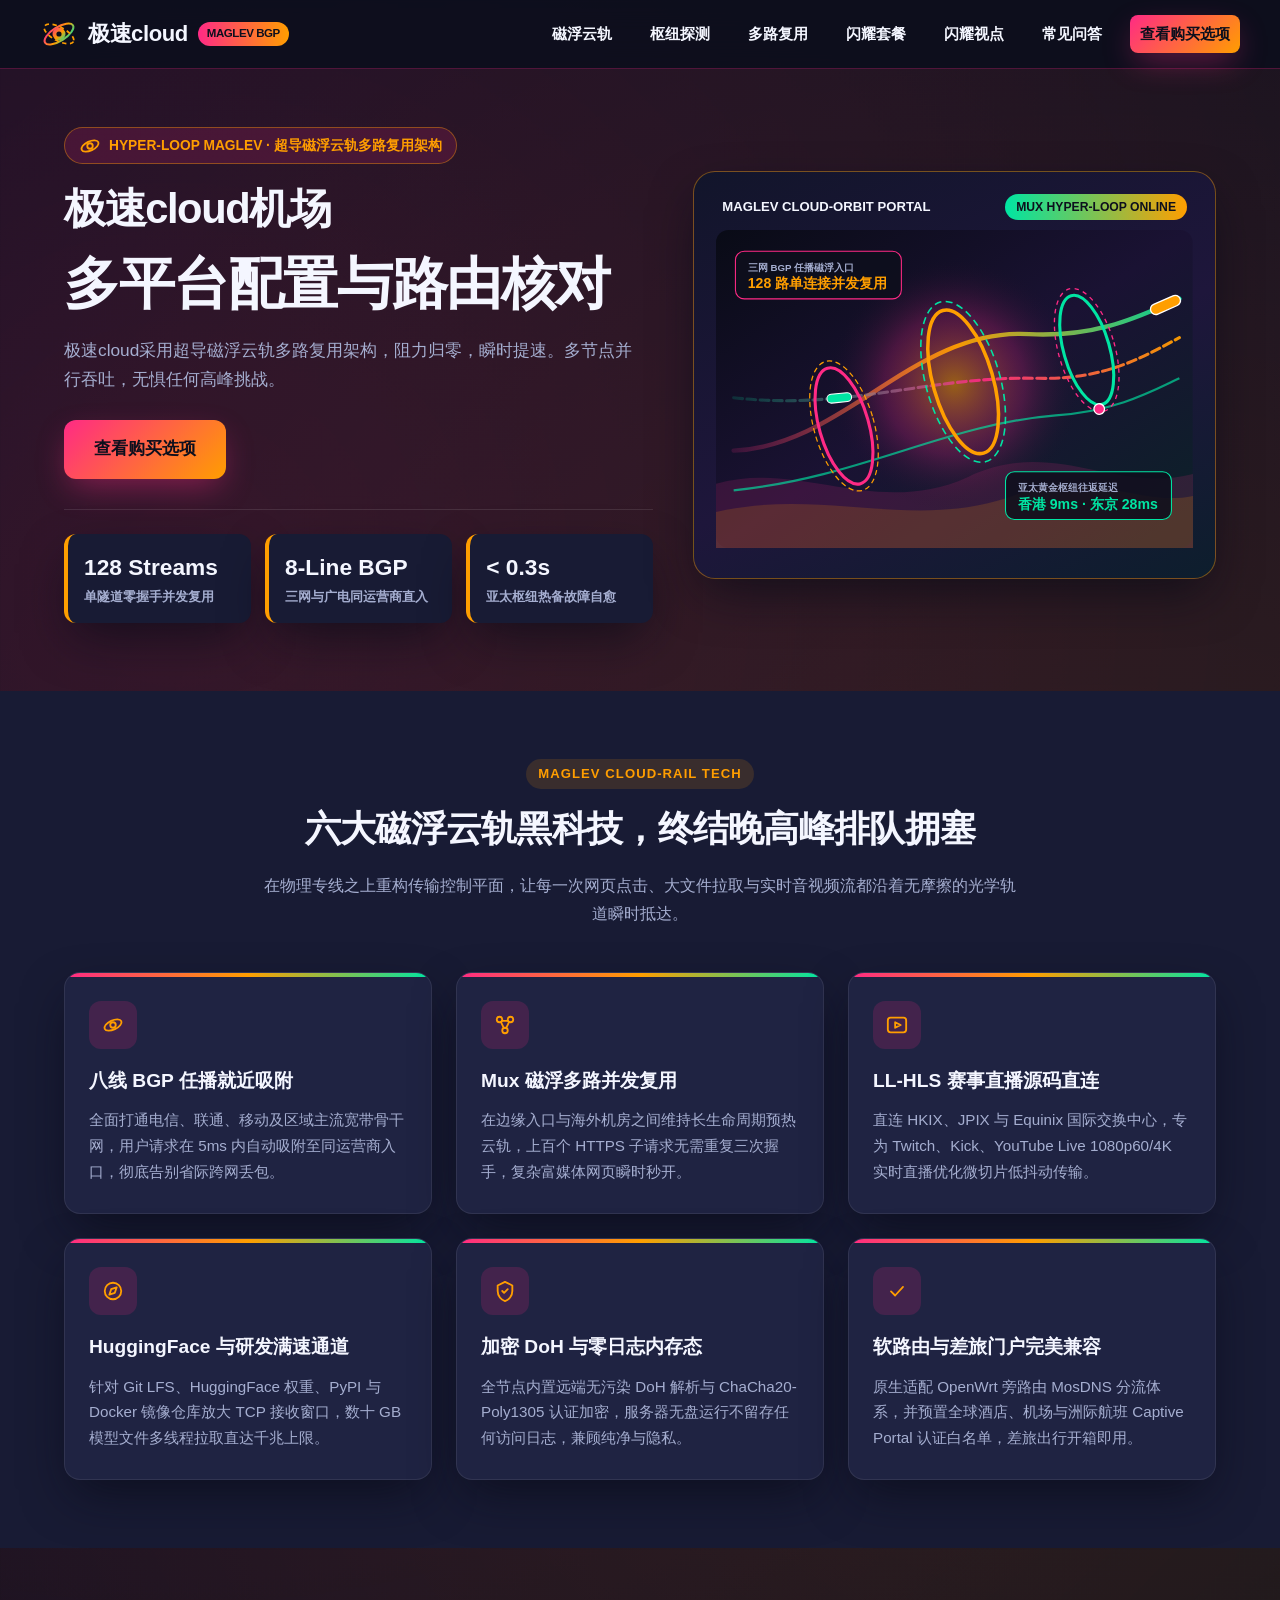
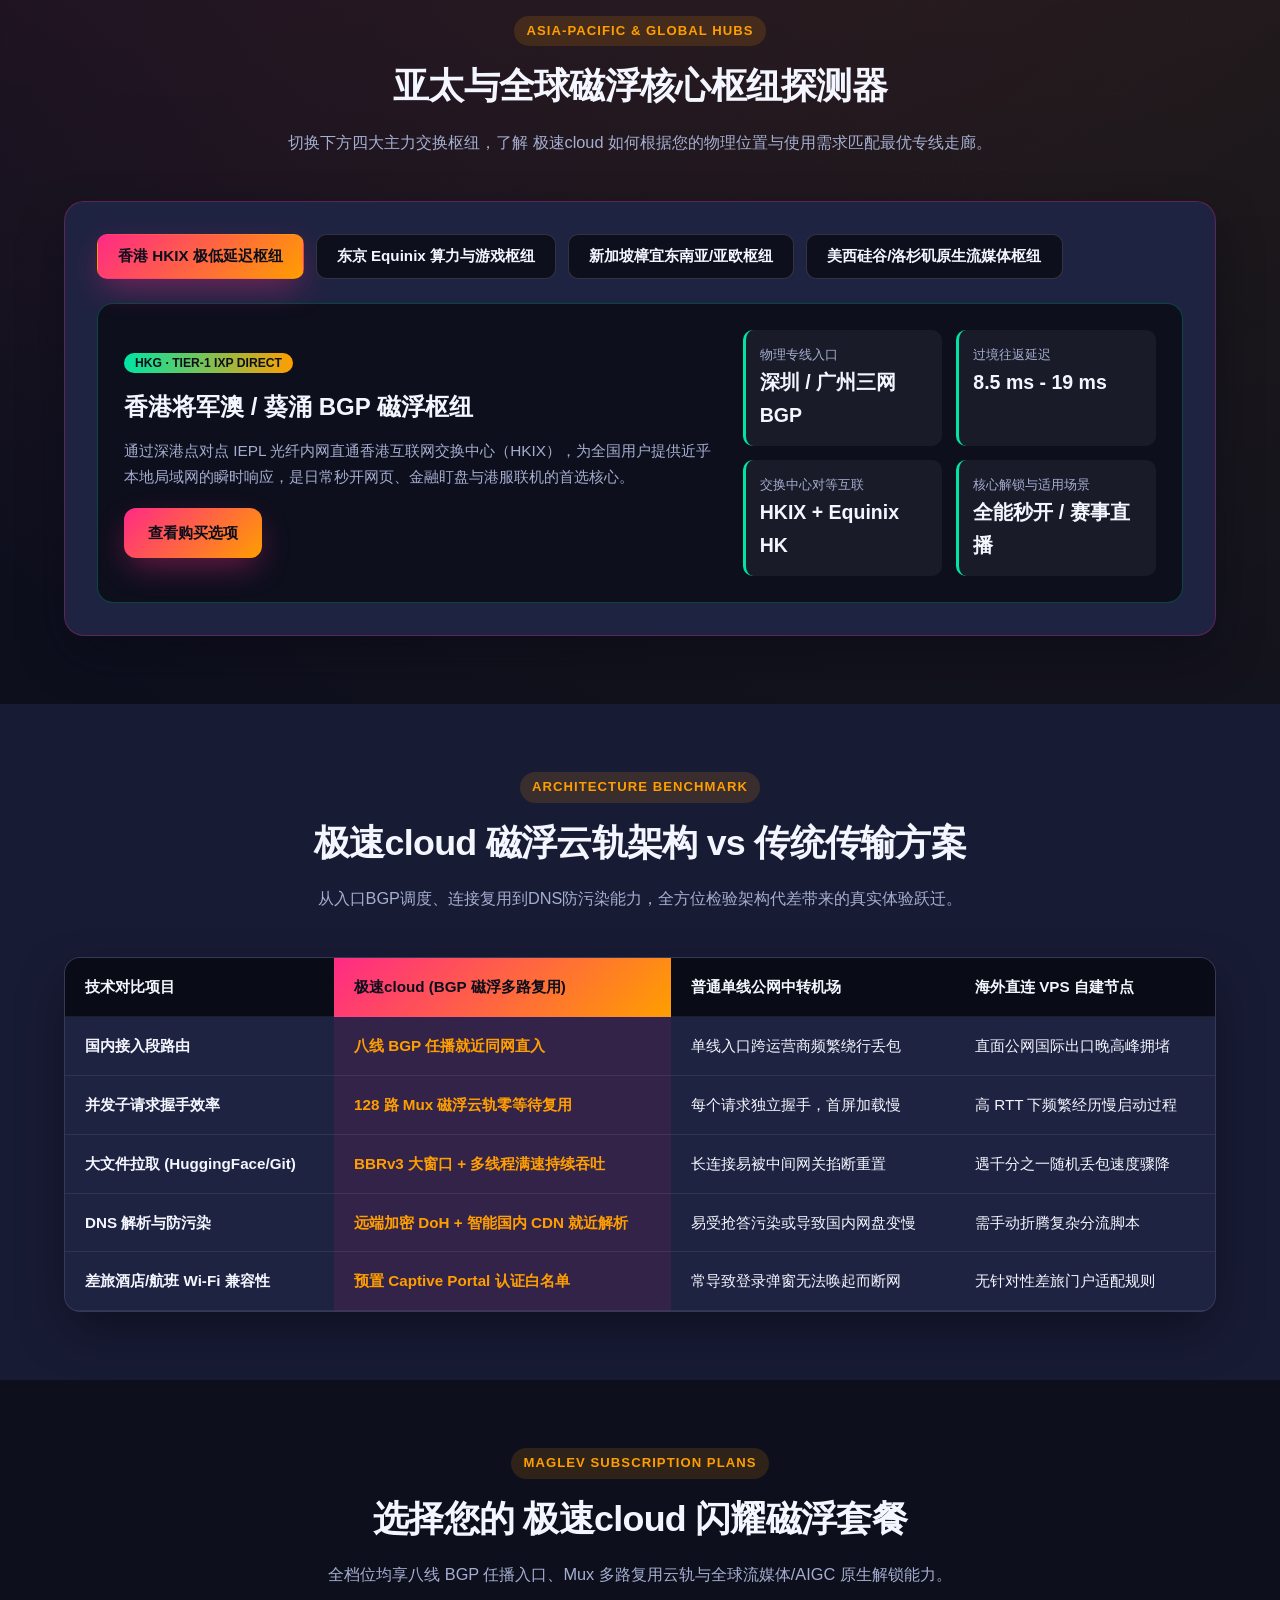
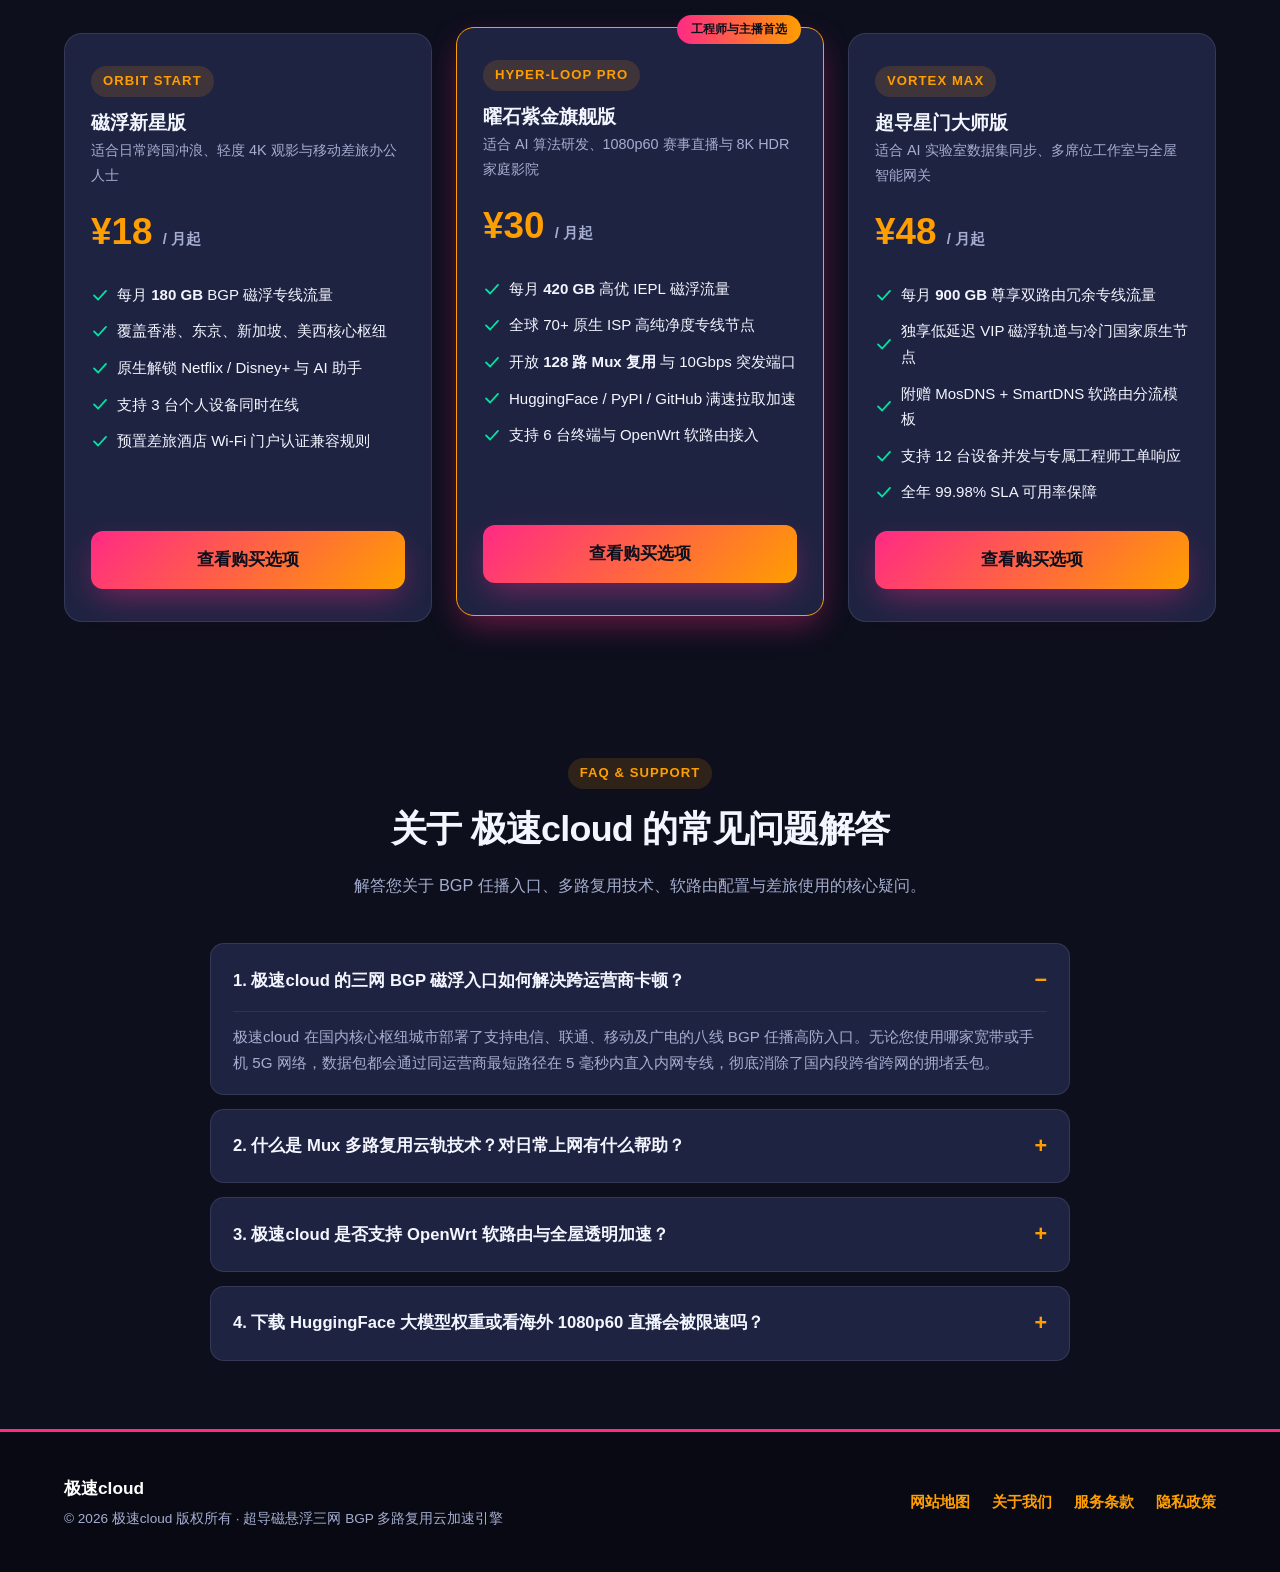
<file: index.html>
<!DOCTYPE html>
<html lang="zh-CN">
<head>
  <meta charset="UTF-8">
  <meta name="viewport" content="width=device-width, initial-scale=1">
  <title>极速cloud机场｜多平台配置与路由核对</title>
  <meta name="description" content="围绕极速cloud的多平台配置与路由核对整理实用资料。按自己的设备、使用场景与预算核对服务条件，再查看外部购买页面的具体商品和条款。">
  <link rel="canonical" href="https://jscloud.monster/">
  <meta property="og:title" content="极速cloud机场｜多平台配置与路由核对">
  <meta property="og:description" content="围绕极速cloud的多平台配置与路由核对整理实用资料。按自己的设备、使用场景与预算核对服务条件，再查看外部购买页面的具体商品和条款。">
  <meta property="og:url" content="https://jscloud.monster/">
  <meta property="og:type" content="website">
  <script type="application/ld+json">[{"@context": "https://schema.org", "@type": "FAQPage", "mainEntity": [{"@type": "Question", "name": "极速cloud的三网BGP磁浮入口如何解决跨运营商卡顿？", "acceptedAnswer": {"@type": "Answer", "text": "极速cloud在国内核心城市部署八线BGP任播入口，电信、联通、移动宽带均可通过同运营商最短路径直入内网专线，彻底消除跨网损耗。"}}, {"@type": "Question", "name": "什么是Mux多路复用云轨技术？对日常上网有什么帮助？", "acceptedAnswer": {"@type": "Answer", "text": "Mux多路复用允许上百个并发网页与API子请求共享同一条已预热的加密物理内网隧道，省去重复TCP/TLS握手耗时，显著提升网页秒开体验。"}}, {"@type": "Question", "name": "极速cloud是否支持OpenWrt软路由与全屋透明加速？", "acceptedAnswer": {"@type": "Answer", "text": "完全支持。提供标准化的通用订阅转换接口，完美兼容OpenClash、PassWall、Mihomo等主流软路由插件及桌面/移动客户端。"}}, {"@type": "Question", "name": "下载HuggingFace大模型权重或看海外1080p60直播会被限速吗？", "acceptedAnswer": {"@type": "Answer", "text": "不会。极速cloud所有套餐在流量配额内均开放无上限端口突发速率，支持多线程满速拉取大体积模型文件与原画级赛事直播。"}}]}]</script>
  <style>
:root {
  --bg-obsidian: #0D0F1D;
  --bg-plum: #181B34;
  --bg-panel: #1F2342;
  --text-light: #F4F6FF;
  --text-dim: #A5AED0;
  --coral: #FF2A85;
  --amber: #FF9E00;
  --mint: #00E5A3;
  --border-glow: rgba(255, 42, 133, 0.28);
  --shadow-maglev: 0 20px 50px -10px rgba(8, 10, 22, 0.72);
  --shadow-coral: 0 12px 32px -6px rgba(255, 42, 133, 0.42);
}
* { box-sizing: border-box; margin: 0; padding: 0; }
html { scroll-behavior: smooth; font-family: "PingFang SC", "Microsoft YaHei", -apple-system, BlinkMacSystemFont, sans-serif; background: var(--bg-obsidian); color: var(--text-light); line-height: 1.7; }
body { overflow-x: hidden; background-image: radial-gradient(circle at 14% 12%, rgba(255, 42, 133, 0.14) 0%, transparent 38%), radial-gradient(circle at 86% 24%, rgba(255, 158, 0, 0.11) 0%, transparent 40%); }
a, a:visited { color: var(--amber); text-decoration: underline; text-underline-offset: 3px; font-weight: 600; transition: color 0.2s ease, opacity 0.2s ease; }
a:hover { color: var(--mint); }
.container { max-width: 1200px; margin: 0 auto; padding: 0 24px; }

/* Header & Navigation */
.site-header { position: sticky; top: 0; z-index: 100; background: rgba(13, 15, 29, 0.92); backdrop-filter: blur(14px); border-bottom: 1px solid var(--border-glow); }
.nav-wrap { display: flex; align-items: center; justify-content: space-between; padding: 15px 0; gap: 16px; }
.brand-link, .brand-link:visited { display: inline-flex; align-items: center; gap: 10px; font-size: 1.38rem; font-weight: 900; color: var(--text-light); text-decoration: none; letter-spacing: -0.02em; }
.brand-badge { font-size: 0.72rem; background: linear-gradient(90deg, var(--coral), var(--amber)); color: #0D0F1D; padding: 2px 9px; border-radius: 99px; font-weight: 900; text-transform: uppercase; }
.main-nav { display: flex; align-items: center; flex-wrap: wrap; gap: 8px 18px; }
.main-nav a, .main-nav a:visited { color: var(--text-light); text-decoration: none; font-size: 0.95rem; font-weight: 700; padding: 6px 10px; border-radius: 8px; transition: all 0.2s; }
.main-nav a:hover { color: var(--amber); background: rgba(255, 158, 0, 0.12); }
.nav-cta, .nav-cta:visited { background: linear-gradient(135deg, var(--coral), var(--amber)); color: #0D0F1D !important; text-decoration: none !important; padding: 9px 18px; border-radius: 999px; font-size: 0.92rem; font-weight: 900; box-shadow: var(--shadow-coral); display: inline-flex; align-items: center; gap: 6px; white-space: nowrap; }
.nav-cta:hover { transform: translateY(-1px); opacity: 0.95; }

/* Buttons */
.btn-row { display: flex; flex-wrap: wrap; gap: 14px; align-items: center; margin-top: 26px; }
.btn-primary, .btn-primary:visited { display: inline-flex; align-items: center; gap: 9px; background: linear-gradient(135deg, var(--coral) 0%, var(--amber) 100%); color: #0D0F1D !important; text-decoration: none !important; padding: 15px 30px; border-radius: 12px; font-size: 1.05rem; font-weight: 900; box-shadow: var(--shadow-coral); transition: transform 0.2s, box-shadow 0.2s; border: none; cursor: pointer; }
.btn-primary:hover { transform: translateY(-2px); box-shadow: 0 16px 38px -6px rgba(255, 158, 0, 0.5); }
.btn-secondary, .btn-secondary:visited { display: inline-flex; align-items: center; gap: 8px; background: var(--bg-plum); color: var(--mint) !important; text-decoration: none !important; padding: 14px 26px; border-radius: 12px; font-size: 1.02rem; font-weight: 800; border: 2px solid var(--mint); transition: transform 0.2s, background 0.2s; }
.btn-secondary:hover { background: rgba(0, 229, 163, 0.12); transform: translateY(-2px); }

/* Hero Section */
.hero { padding: 58px 0 68px; position: relative; overflow: hidden; }
.hero-grid { display: grid; grid-template-columns: 1.06fr 0.94fr; gap: 40px; align-items: center; }
.maglev-tag { display: inline-flex; align-items: center; gap: 8px; background: rgba(255, 42, 133, 0.15); color: var(--amber); border: 1px solid rgba(255, 158, 0, 0.4); padding: 6px 14px; border-radius: 999px; font-size: 0.86rem; font-weight: 800; margin-bottom: 18px; }
.hero h1 { font-size: clamp(2.1rem, 3.8vw, 3.2rem); line-height: 1.18; font-weight: 900; color: var(--text-light); letter-spacing: -0.025em; margin-bottom: 18px; }
.hero h1 .hl { background: linear-gradient(90deg, var(--coral), var(--amber), var(--mint)); -webkit-background-clip: text; -webkit-text-fill-color: transparent; }
.hero-lead { font-size: 1.08rem; color: var(--text-dim); margin-bottom: 20px; max-width: 580px; }
.hero-metrics { display: grid; grid-template-columns: repeat(3, 1fr); gap: 14px; margin-top: 30px; padding-top: 24px; border-top: 1px solid rgba(255,255,255,0.1); }
.metric-box { background: var(--bg-plum); padding: 14px 16px; border-radius: 12px; border-left: 4px solid var(--amber); box-shadow: var(--shadow-maglev); }
.metric-val { font-size: 1.42rem; font-weight: 900; color: var(--text-light); }
.metric-lbl { font-size: 0.83rem; color: var(--text-dim); font-weight: 600; }

/* Animated SVG Stage */
.maglev-stage { background: linear-gradient(155deg, #12152B 0%, #1E163B 55%, #0D1E2D 100%); border-radius: 22px; padding: 22px; box-shadow: var(--shadow-maglev); border: 1.5px solid rgba(255, 158, 0, 0.42); position: relative; overflow: hidden; }
.maglev-stage-header { display: flex; justify-content: space-between; align-items: center; color: var(--text-light); font-size: 0.82rem; font-weight: 800; margin-bottom: 10px; padding: 0 6px; }
.orbit-pill { background: linear-gradient(90deg, var(--mint), var(--amber)); color: #0D0F1D; padding: 3px 11px; border-radius: 99px; font-weight: 900; font-size: 0.76rem; }
@keyframes portalPulse { 0%, 100% { transform: scale(0.97); opacity: 0.82; } 50% { transform: scale(1.04); opacity: 1; } }
.portal-ring { animation: portalPulse 2.8s ease-in-out infinite; transform-origin: center; }

/* Sections */
.section { padding: 68px 0; }
.section-alt { background: var(--bg-plum); }
.sec-head { text-align: center; max-width: 760px; margin: 0 auto 44px; }
.sec-tag { display: inline-block; font-size: 0.82rem; font-weight: 800; text-transform: uppercase; letter-spacing: 0.08em; color: var(--amber); background: rgba(255, 158, 0, 0.14); padding: 4px 12px; border-radius: 99px; margin-bottom: 10px; }
.sec-head h2 { font-size: clamp(1.7rem, 2.8vw, 2.35rem); font-weight: 900; margin-bottom: 12px; letter-spacing: -0.02em; color: var(--text-light); }
.sec-head p { color: var(--text-dim); font-size: 1.02rem; }

/* Feature Grid */
.feat-grid { display: grid; grid-template-columns: repeat(3, 1fr); gap: 24px; }
.feat-card { background: var(--bg-panel); border-radius: 16px; padding: 28px 24px; border: 1px solid rgba(255,255,255,0.08); box-shadow: var(--shadow-maglev); transition: transform 0.2s, border-color 0.2s; position: relative; overflow: hidden; }
.feat-card::before { content: ""; position: absolute; top: 0; left: 0; width: 100%; height: 4px; background: linear-gradient(90deg, var(--coral), var(--amber), var(--mint)); }
.feat-card:hover { transform: translateY(-4px); border-color: var(--amber); }
.feat-icon { width: 48px; height: 48px; border-radius: 12px; background: rgba(255, 42, 133, 0.16); color: var(--amber); display: flex; align-items: center; justify-content: center; margin-bottom: 16px; }
.feat-card h3 { font-size: 1.2rem; font-weight: 800; margin-bottom: 10px; color: var(--text-light); }
.feat-card p { color: var(--text-dim); font-size: 0.95rem; }

/* Interactive Maglev Hub Selector */
.hub-panel { background: var(--bg-panel); border-radius: 20px; padding: 32px; border: 1.5px solid var(--border-glow); box-shadow: var(--shadow-maglev); }
.hub-tabs { display: flex; flex-wrap: wrap; gap: 12px; margin-bottom: 24px; }
.hub-tab { padding: 11px 20px; border-radius: 10px; border: 1px solid rgba(255,255,255,0.15); background: var(--bg-obsidian); font-weight: 800; font-size: 0.95rem; cursor: pointer; color: var(--text-light); transition: all 0.2s; }
.hub-tab.active { background: linear-gradient(135deg, var(--coral), var(--amber)); color: #0D0F1D; border-color: transparent; box-shadow: var(--shadow-coral); }
.hub-body { display: grid; grid-template-columns: 1.18fr 0.82fr; gap: 24px; align-items: center; background: var(--bg-obsidian); padding: 26px; border-radius: 16px; border: 1px solid rgba(0, 229, 163, 0.25); }
.hub-stats { display: grid; grid-template-columns: repeat(2, 1fr); gap: 14px; }
.hub-stat-box { background: rgba(255,255,255,0.05); padding: 14px; border-radius: 10px; border-left: 3px solid var(--mint); }
.hub-stat-box span { display: block; font-size: 0.8rem; color: var(--text-dim); }
.hub-stat-box strong { font-size: 1.22rem; color: var(--text-light); }

/* Comparison Table */
.table-wrap { overflow-x: auto; background: var(--bg-panel); border-radius: 16px; border: 1px solid rgba(255,255,255,0.1); box-shadow: var(--shadow-maglev); }
.comp-table { width: 100%; border-collapse: collapse; min-width: 640px; }
.comp-table th, .comp-table td { padding: 16px 20px; text-align: left; border-bottom: 1px solid rgba(255,255,255,0.08); font-size: 0.95rem; color: var(--text-light); }
.comp-table th { background: #090B16; color: var(--text-light); font-weight: 800; }
.comp-table th.hl-col { background: linear-gradient(135deg, var(--coral), var(--amber)); color: #0D0F1D; }
.comp-table td.hl-col { background: rgba(255, 42, 133, 0.09); font-weight: 700; color: var(--amber); }

/* Pricing Grid */
.price-grid { display: grid; grid-template-columns: repeat(3, 1fr); gap: 24px; align-items: stretch; }
.price-card { background: var(--bg-panel); color: var(--text-light); border-radius: 18px; padding: 32px 26px; border: 1.5px solid rgba(255,255,255,0.1); display: flex; flex-direction: column; justify-content: space-between; position: relative; }
.price-card.pop { border-color: var(--amber); box-shadow: var(--shadow-coral); transform: translateY(-6px); }
.pop-badge { position: absolute; top: -13px; right: 22px; background: linear-gradient(90deg, var(--coral), var(--amber)); color: #0D0F1D; font-size: 0.78rem; font-weight: 900; padding: 4px 14px; border-radius: 99px; }
.price-num { font-size: 2.3rem; font-weight: 900; color: var(--amber); margin: 14px 0; }
.price-num small { font-size: 0.92rem; color: var(--text-dim); font-weight: 600; }
.price-list { list-style: none; margin: 18px 0 26px; display: flex; flex-direction: column; gap: 11px; }
.price-list li { display: flex; align-items: center; gap: 8px; font-size: 0.94rem; color: var(--text-light); }
.price-list li svg { color: var(--mint); flex-shrink: 0; }

/* Articles Preview & Hub */
.art-grid { display: grid; grid-template-columns: repeat(3, 1fr); gap: 22px; }
.art-card { background: var(--bg-panel); border-radius: 15px; padding: 24px; border: 1px solid rgba(255,255,255,0.09); display: flex; flex-direction: column; justify-content: space-between; transition: transform 0.2s, border-color 0.2s; }
.art-card:hover { transform: translateY(-4px); border-color: var(--amber); }
.art-meta { font-size: 0.8rem; font-weight: 700; color: var(--mint); margin-bottom: 8px; display: flex; justify-content: space-between; }
.art-card h3 { font-size: 1.12rem; font-weight: 800; margin-bottom: 10px; line-height: 1.42; }
.art-card h3 a, .art-card h3 a:visited { color: var(--text-light); text-decoration: none; }
.art-card h3 a:hover { color: var(--amber); }
.art-card p { font-size: 0.91rem; color: var(--text-dim); margin-bottom: 16px; }

/* FAQ Accordion */
.faq-list { max-width: 860px; margin: 0 auto; display: flex; flex-direction: column; gap: 14px; }
.faq-item { background: var(--bg-panel); border: 1px solid rgba(255,255,255,0.1); border-radius: 14px; padding: 18px 22px; }
.faq-item summary { font-weight: 800; font-size: 1.04rem; cursor: pointer; list-style: none; display: flex; justify-content: space-between; align-items: center; color: var(--text-light); }
.faq-item summary::after { content: "+"; font-size: 1.35rem; color: var(--amber); font-weight: 900; }
.faq-item[open] summary::after { content: "−"; }
.faq-item p { margin-top: 12px; color: var(--text-dim); font-size: 0.95rem; border-top: 1px solid rgba(255,255,255,0.08); padding-top: 12px; }

/* Article Detail Layout */
.article-shell { max-width: 860px; margin: 44px auto 70px; background: var(--bg-panel); border-radius: 20px; padding: 44px; border: 1px solid rgba(255,255,255,0.12); box-shadow: var(--shadow-maglev); }
.breadcrumb { font-size: 0.88rem; color: var(--text-dim); margin-bottom: 18px; }
.article-wrap h1 { font-size: clamp(1.65rem, 2.8vw, 2.25rem); font-weight: 900; line-height: 1.3; margin-bottom: 18px; color: var(--text-light); }
.art-byline { display: flex; flex-wrap: wrap; gap: 16px; font-size: 0.86rem; color: var(--text-dim); padding-bottom: 20px; margin-bottom: 26px; border-bottom: 1px solid rgba(255,255,255,0.12); }
.art-content h2 { font-size: 1.36rem; font-weight: 800; color: var(--amber); margin: 28px 0 12px; padding-left: 12px; border-left: 4px solid var(--coral); }
.art-content h3 { font-size: 1.14rem; font-weight: 800; color: var(--mint); margin: 20px 0 10px; }
.art-content p { margin-bottom: 16px; font-size: 1.01rem; color: var(--text-light); line-height: 1.82; }
.cta-banner { background: linear-gradient(135deg, #12152B 0%, #2B1235 100%); color: #fff; border-radius: 16px; padding: 28px; margin: 34px 0 0; border: 1.5px solid var(--amber); display: flex; flex-wrap: wrap; justify-content: space-between; align-items: center; gap: 18px; }

/* Footer */
.site-footer { background: #080913; color: var(--text-dim); padding: 42px 0; border-top: 3px solid var(--coral); }
.footer-inner { display: flex; flex-wrap: wrap; justify-content: space-between; align-items: center; gap: 20px; }
.footer-links { display: flex; flex-wrap: wrap; gap: 22px; }
.footer-links a, .footer-links a:visited { color: var(--amber); text-decoration: none; font-weight: 700; font-size: 0.95rem; }
.footer-links a:hover { color: var(--mint); text-decoration: underline; }

/* Responsive - Rule 7: Mobile navigation MUST remain visible */
@media (max-width: 920px) {
  .hero-grid, .feat-grid, .price-grid, .art-grid, .hub-body { grid-template-columns: 1fr; }
  .price-card.pop { transform: none; }
}
@media (max-width: 768px) {
  .nav-wrap { flex-direction: column; align-items: flex-start; gap: 10px; }
  .main-nav { width: 100%; display: flex !important; flex-wrap: wrap; gap: 6px 10px; padding-top: 6px; border-top: 1px solid rgba(255,255,255,0.1); }
  .main-nav a { font-size: 0.88rem; padding: 5px 8px; }
  .hero { padding: 34px 0 46px; }
  .hero-metrics { grid-template-columns: 1fr; }
  .article-shell { padding: 24px 18px; margin: 22px auto 46px; }
}
</style>
  <link rel="stylesheet" href="style.css">
  
  

<meta property="og:site_name" content="极速cloud">
<meta name="twitter:title" content="极速cloud机场｜多平台配置与路由核对">
<meta name="twitter:description" content="围绕极速cloud的多平台配置与路由核对整理实用资料。按自己的设备、使用场景与预算核对服务条件，再查看外部购买页面的具体商品和条款。">
<script id="landing-maintenance-schema" type="application/ld+json">{"@context": "https://schema.org", "@type": "WebSite", "name": "极速cloud机场｜多平台配置与路由核对", "url": "https://jscloud.monster/", "inLanguage": "zh-CN"}</script>
<link rel="stylesheet" href="landing-maintenance.css">
</head>
<body>
  <header class="site-header">
  <div class="container nav-wrap">
    <a href="index.html" class="brand-link" aria-label="极速cloud首页">
      <svg class="brand-logo" viewBox="0 0 44 44" width="38" height="38" fill="none" xmlns="http://www.w3.org/2000/svg" aria-hidden="true">
  <defs>
    <linearGradient id="maglevGrad" x1="0%" y1="0%" x2="100%" y2="100%">
      <stop offset="0%" stop-color="#FF2A85"/>
      <stop offset="55%" stop-color="#FF9E00"/>
      <stop offset="100%" stop-color="#00E5A3"/>
    </linearGradient>
  </defs>
  <ellipse cx="22" cy="22" rx="19" ry="8" transform="rotate(-32 22 22)" stroke="url(#maglevGrad)" stroke-width="2.4"/>
  <ellipse cx="22" cy="22" rx="19" ry="8" transform="rotate(28 22 22)" stroke="#FF9E00" stroke-width="2" stroke-dasharray="5 4"/>
  <circle cx="22" cy="22" r="7.5" fill="url(#maglevGrad)"/>
  <circle cx="22" cy="22" r="3" fill="#0D0F1D"/>
</svg>
      <span>极速cloud</span>
      <span class="brand-badge">MAGLEV BGP</span>
    </a>
    <nav class="main-nav" aria-label="主导航">
      <a href="index.html#features">磁浮云轨</a>
      <a href="index.html#hub-selector">枢纽探测</a>
      <a href="index.html#comparison">多路复用</a>
      <a href="index.html#pricing">闪耀套餐</a>
      <a href="flash-perspective.html">闪耀视点</a>
      <a href="index.html#faq">常见问答</a>
      <a href="https://ww012.twilightaff.com/#/?code=A56DH1Af" target="_blank" class="nav-cta" rel="nofollow noopener sponsored">查看购买选项</a>
    </nav>
  </div>
</header>
  <main>
    <!-- Hero Section (Strictly NO Node Speed Test table! Pure Maglev Cloud-Orbit Animated SVG) -->
    <section class="hero">
      <div class="container hero-grid">
        <div>
          <div class="maglev-tag"><svg class="ico" viewBox="0 0 24 24" width="22" height="22" fill="none" stroke="currentColor" stroke-width="2" stroke-linecap="round" stroke-linejoin="round"><ellipse cx="12" cy="12" rx="10" ry="5" transform="rotate(-25 12 12)"/><circle cx="12" cy="12" r="3"/></svg> <span>HYPER-LOOP MAGLEV · 超导磁浮云轨多路复用架构</span></div>
          <h1 data-landing-title="true"><span class="landing-brand">极速cloud机场</span><span class="landing-focus">多平台配置与路由核对</span></h1>
          <p class="hero-lead">极速cloud采用超导磁浮云轨多路复用架构，阻力归零，瞬时提速。多节点并行吞吐，无惧任何高峰挑战。</p>
          <div class="btn-row">
            <a href="https://ww012.twilightaff.com/#/?code=A56DH1Af" target="_blank" class="btn-primary" rel="nofollow noopener sponsored">查看购买选项</a>
            
          </div>
          <div class="hero-metrics">
            <div class="metric-box">
              <div class="metric-val">128 Streams</div>
              <div class="metric-lbl">单隧道零握手并发复用</div>
            </div>
            <div class="metric-box">
              <div class="metric-val">8-Line BGP</div>
              <div class="metric-lbl">三网与广电同运营商直入</div>
            </div>
            <div class="metric-box">
              <div class="metric-val">&lt; 0.3s</div>
              <div class="metric-lbl">亚太枢纽热备故障自愈</div>
            </div>
          </div>
        </div>
        <div>
          <div class="maglev-stage" role="img" aria-label="极速cloud超导磁悬浮云轨星门与光流胶囊动态传输演示">
  <div class="maglev-stage-header">
    <span>MAGLEV CLOUD-ORBIT PORTAL</span>
    <span class="orbit-pill">MUX HYPER-LOOP ONLINE</span>
  </div>
  <svg viewBox="0 0 540 360" width="100%" height="auto" xmlns="http://www.w3.org/2000/svg">
    <defs>
      <linearGradient id="obsBg" x1="0%" y1="0%" x2="100%" y2="100%">
        <stop offset="0%" stop-color="#090B16"/>
        <stop offset="50%" stop-color="#1A1233"/>
        <stop offset="100%" stop-color="#0B2228"/>
      </linearGradient>
      <linearGradient id="railGrad1" x1="0%" y1="50%" x2="100%" y2="50%">
        <stop offset="0%" stop-color="#FF2A85" stop-opacity="0.15"/>
        <stop offset="50%" stop-color="#FF9E00" stop-opacity="0.95"/>
        <stop offset="100%" stop-color="#00E5A3" stop-opacity="0.9"/>
      </linearGradient>
      <linearGradient id="railGrad2" x1="0%" y1="50%" x2="100%" y2="50%">
        <stop offset="0%" stop-color="#00E5A3" stop-opacity="0.15"/>
        <stop offset="55%" stop-color="#FF2A85" stop-opacity="0.9"/>
        <stop offset="100%" stop-color="#FF9E00" stop-opacity="0.95"/>
      </linearGradient>
      <radialGradient id="vortexCore" cx="50%" cy="50%" r="50%">
        <stop offset="0%" stop-color="#FF9E00" stop-opacity="0.55"/>
        <stop offset="55%" stop-color="#FF2A85" stop-opacity="0.22"/>
        <stop offset="100%" stop-color="#0D0F1D" stop-opacity="0"/>
      </radialGradient>
    </defs>

    <rect width="540" height="360" rx="14" fill="url(#obsBg)"/>

    <!-- Swirling Dark-Violet and Gold Clouds -->
    <path d="M-20 295 C80 250, 175 330, 285 280 C390 230, 460 310, 560 270 L560 370 L-20 370 Z" fill="rgba(255,42,133,0.14)"/>
    <path d="M-20 325 C110 285, 220 345, 340 300 C430 265, 490 325, 560 295 L560 370 L-20 370 Z" fill="rgba(255,158,0,0.16)"/>
    <circle cx="270" cy="175" r="145" fill="url(#vortexCore)"/>

    <!-- Curved Maglev Optical Rails -->
    <path id="magRailA" d="M 20 250 C 145 245, 225 110, 355 118 C 435 122, 485 95, 525 78" fill="none" stroke="url(#railGrad1)" stroke-width="5" stroke-linecap="round"/>
    <path id="magRailB" d="M 20 190 C 150 205, 240 165, 365 168 C 445 170, 490 140, 525 122" fill="none" stroke="url(#railGrad2)" stroke-width="3.5" stroke-dasharray="10 5" stroke-linecap="round"/>
    <path id="magRailC" d="M 20 295 C 165 280, 260 220, 385 210 C 455 205, 495 182, 525 168" fill="none" stroke="#00E5A3" stroke-width="2.5" opacity="0.65"/>

    <!-- Three Luminous Magnetic-Levitation Portal Rings -->
    <g class="portal-ring">
      <ellipse cx="145" cy="222" rx="28" ry="68" transform="rotate(-16 145 222)" fill="none" stroke="#FF2A85" stroke-width="3.5"/>
      <ellipse cx="145" cy="222" rx="34" ry="76" transform="rotate(-16 145 222)" fill="none" stroke="#FF9E00" stroke-width="1.4" stroke-dasharray="6 4"/>
    </g>
    <g class="portal-ring">
      <ellipse cx="280" cy="172" rx="34" ry="84" transform="rotate(-16 280 172)" fill="none" stroke="#FF9E00" stroke-width="4"/>
      <ellipse cx="280" cy="172" rx="42" ry="94" transform="rotate(-16 280 172)" fill="none" stroke="#00E5A3" stroke-width="1.8" stroke-dasharray="8 5"/>
    </g>
    <g class="portal-ring">
      <ellipse cx="420" cy="136" rx="26" ry="64" transform="rotate(-16 420 136)" fill="none" stroke="#00E5A3" stroke-width="3.5"/>
      <ellipse cx="420" cy="136" rx="32" ry="72" transform="rotate(-16 420 136)" fill="none" stroke="#FF2A85" stroke-width="1.5" stroke-dasharray="5 5"/>
    </g>

    <!-- Glowing Light-Capsules Warping Along the Maglev Cloud Rails -->
    <g>
      <rect x="-18" y="-6" width="36" height="12" rx="6" fill="#FF9E00" stroke="#FFFFFF" stroke-width="1.5">
        <animateMotion dur="2.1s" repeatCount="indefinite" rotate="auto">
          <mpath href="#magRailA"/>
        </animateMotion>
      </rect>
    </g>
    <g>
      <rect x="-14" y="-5" width="28" height="10" rx="5" fill="#00E5A3" stroke="#FFFFFF" stroke-width="1.2">
        <animateMotion dur="1.65s" repeatCount="indefinite" rotate="auto">
          <mpath href="#magRailB"/>
        </animateMotion>
      </rect>
    </g>
    <g>
      <circle r="6" fill="#FF2A85" stroke="#FFFFFF" stroke-width="1.5">
        <animateMotion dur="2.5s" repeatCount="indefinite" rotate="auto">
          <mpath href="#magRailC"/>
        </animateMotion>
      </circle>
    </g>

    <!-- Telemetry Overlays -->
    <g transform="translate(22, 24)">
      <rect width="188" height="54" rx="10" fill="rgba(13,15,29,0.86)" stroke="#FF2A85" stroke-width="1.2"/>
      <text x="14" y="22" fill="#A5AED0" font-size="11" font-weight="700">三网 BGP 任播磁浮入口</text>
      <text x="14" y="42" fill="#FF9E00" font-size="16" font-weight="900">128 路单连接并发复用</text>
    </g>
    <g transform="translate(328, 274)">
      <rect width="188" height="54" rx="10" fill="rgba(13,15,29,0.86)" stroke="#00E5A3" stroke-width="1.2"/>
      <text x="14" y="22" fill="#A5AED0" font-size="11" font-weight="700">亚太黄金枢纽往返延迟</text>
      <text x="14" y="42" fill="#00E5A3" font-size="16" font-weight="900">香港 9ms · 东京 28ms</text>
    </g>
  </svg>
</div>
        </div>
      </div>
    </section>

    <!-- Core Architecture Features -->
    <section id="features" class="section section-alt">
      <div class="container">
        <div class="sec-head">
          <span class="sec-tag">MAGLEV CLOUD-RAIL TECH</span>
          <h2>六大磁浮云轨黑科技，终结晚高峰排队拥塞</h2>
          <p>在物理专线之上重构传输控制平面，让每一次网页点击、大文件拉取与实时音视频流都沿着无摩擦的光学轨道瞬时抵达。</p>
        </div>
        <div class="feat-grid">
          <div class="feat-card">
            <div class="feat-icon"><svg class="ico" viewBox="0 0 24 24" width="22" height="22" fill="none" stroke="currentColor" stroke-width="2" stroke-linecap="round" stroke-linejoin="round"><ellipse cx="12" cy="12" rx="10" ry="5" transform="rotate(-25 12 12)"/><circle cx="12" cy="12" r="3"/></svg></div>
            <h3>八线 BGP 任播就近吸附</h3>
            <p>全面打通电信、联通、移动及区域主流宽带骨干网，用户请求在 5ms 内自动吸附至同运营商入口，彻底告别省际跨网丢包。</p>
          </div>
          <div class="feat-card">
            <div class="feat-icon"><svg class="ico" viewBox="0 0 24 24" width="22" height="22" fill="none" stroke="currentColor" stroke-width="2" stroke-linecap="round" stroke-linejoin="round"><circle cx="6" cy="6" r="3"/><circle cx="18" cy="6" r="3"/><circle cx="12" cy="18" r="3"/><line x1="8.7" y1="7.5" x2="15.3" y2="7.5"/><line x1="7.5" y1="8.6" x2="10.8" y2="15.4"/><line x1="16.5" y1="8.6" x2="13.2" y2="15.4"/></svg></div>
            <h3>Mux 磁浮多路并发复用</h3>
            <p>在边缘入口与海外机房之间维持长生命周期预热云轨，上百个 HTTPS 子请求无需重复三次握手，复杂富媒体网页瞬时秒开。</p>
          </div>
          <div class="feat-card">
            <div class="feat-icon"><svg class="ico" viewBox="0 0 24 24" width="22" height="22" fill="none" stroke="currentColor" stroke-width="2" stroke-linecap="round" stroke-linejoin="round"><rect x="2" y="4" width="20" height="16" rx="3"/><polygon points="10 9 16 12 10 15 10 9"/></svg></div>
            <h3>LL-HLS 赛事直播源码直连</h3>
            <p>直连 HKIX、JPIX 与 Equinix 国际交换中心，专为 Twitch、Kick、YouTube Live 1080p60/4K 实时直播优化微切片低抖动传输。</p>
          </div>
          <div class="feat-card">
            <div class="feat-icon"><svg class="ico" viewBox="0 0 24 24" width="22" height="22" fill="none" stroke="currentColor" stroke-width="2" stroke-linecap="round" stroke-linejoin="round"><circle cx="12" cy="12" r="9"/><polygon points="16 8 14 14 8 16 10 10 16 8"/></svg></div>
            <h3>HuggingFace 与研发满速通道</h3>
            <p>针对 Git LFS、HuggingFace 权重、PyPI 与 Docker 镜像仓库放大 TCP 接收窗口，数十 GB 模型文件多线程拉取直达千兆上限。</p>
          </div>
          <div class="feat-card">
            <div class="feat-icon"><svg class="ico" viewBox="0 0 24 24" width="22" height="22" fill="none" stroke="currentColor" stroke-width="2" stroke-linecap="round" stroke-linejoin="round"><path d="M12 2l8 4v6c0 5.5-3.8 9.8-8 11-4.2-1.2-8-5.5-8-11V6l8-4z"/><path d="M9 12l2 2 4-4"/></svg></div>
            <h3>加密 DoH 与零日志内存态</h3>
            <p>全节点内置远端无污染 DoH 解析与 ChaCha20-Poly1305 认证加密，服务器无盘运行不留存任何访问日志，兼顾纯净与隐私。</p>
          </div>
          <div class="feat-card">
            <div class="feat-icon"><svg class="ico" viewBox="0 0 24 24" width="18" height="18" fill="none" stroke="currentColor" stroke-width="2.4" stroke-linecap="round" stroke-linejoin="round"><polyline points="4 12.5 9.5 18 20 6.5"/></svg></div>
            <h3>软路由与差旅门户完美兼容</h3>
            <p>原生适配 OpenWrt 旁路由 MosDNS 分流体系，并预置全球酒店、机场与洲际航班 Captive Portal 认证白名单，差旅出行开箱即用。</p>
          </div>
        </div>
      </div>
    </section>

    <!-- Interactive Maglev Hub Selector -->
    <section id="hub-selector" class="section">
      <div class="container">
        <div class="sec-head">
          <span class="sec-tag">ASIA-PACIFIC & GLOBAL HUBS</span>
          <h2>亚太与全球磁浮核心枢纽探测器</h2>
          <p>切换下方四大主力交换枢纽，了解 极速cloud 如何根据您的物理位置与使用需求匹配最优专线走廊。</p>
        </div>
        <div class="hub-panel">
          <div class="hub-tabs" role="tablist">
            <button type="button" class="hub-tab active" onclick="switchHub(0, this)">香港 HKIX 极低延迟枢纽</button>
            <button type="button" class="hub-tab" onclick="switchHub(1, this)">东京 Equinix 算力与游戏枢纽</button>
            <button type="button" class="hub-tab" onclick="switchHub(2, this)">新加坡樟宜东南亚/亚欧枢纽</button>
            <button type="button" class="hub-tab" onclick="switchHub(3, this)">美西硅谷/洛杉矶原生流媒体枢纽</button>
          </div>
          <div class="hub-body">
            <div>
              <span class="orbit-pill" id="hubCode">HKG · TIER-1 IXP DIRECT</span>
              <h3 id="hubName" style="font-size:1.5rem;margin:12px 0 10px;color:#F4F6FF;">香港将军澳 / 葵涌 BGP 磁浮枢纽</h3>
              <p id="hubText" style="color:#A5AED0;font-size:0.96rem;margin-bottom:18px;">
                通过深港点对点 IEPL 光纤内网直通香港互联网交换中心（HKIX），为全国用户提供近乎本地局域网的瞬时响应，是日常秒开网页、金融盯盘与港服联机的首选核心。
              </p>
              <a href="https://ww012.twilightaff.com/#/?code=A56DH1Af" target="_blank" class="btn-primary" style="padding:12px 24px;font-size:0.95rem;" rel="nofollow noopener sponsored">查看购买选项</a>
            </div>
            <div class="hub-stats">
              <div class="hub-stat-box"><span>物理专线入口</span><strong id="hubEntry">深圳 / 广州三网 BGP</strong></div>
              <div class="hub-stat-box"><span>过境往返延迟</span><strong id="hubRtt">8.5 ms - 19 ms</strong></div>
              <div class="hub-stat-box"><span>交换中心对等互联</span><strong id="hubPeer">HKIX + Equinix HK</strong></div>
              <div class="hub-stat-box"><span>核心解锁与适用场景</span><strong id="hubScene">全能秒开 / 赛事直播</strong></div>
            </div>
          </div>
        </div>
      </div>
    </section>

    <!-- Comparison Matrix -->
    <section id="comparison" class="section section-alt">
      <div class="container">
        <div class="sec-head">
          <span class="sec-tag">ARCHITECTURE BENCHMARK</span>
          <h2>极速cloud 磁浮云轨架构 vs 传统传输方案</h2>
          <p>从入口BGP调度、连接复用到DNS防污染能力，全方位检验架构代差带来的真实体验跃迁。</p>
        </div>
        <div class="table-wrap">
          <table class="comp-table">
            <thead>
              <tr>
                <th>技术对比项目</th>
                <th class="hl-col">极速cloud (BGP 磁浮多路复用)</th>
                <th>普通单线公网中转机场</th>
                <th>海外直连 VPS 自建节点</th>
              </tr>
            </thead>
            <tbody>
              <tr>
                <td><strong>国内接入段路由</strong></td>
                <td class="hl-col">八线 BGP 任播就近同网直入</td>
                <td>单线入口跨运营商频繁绕行丢包</td>
                <td>直面公网国际出口晚高峰拥堵</td>
              </tr>
              <tr>
                <td><strong>并发子请求握手效率</strong></td>
                <td class="hl-col">128 路 Mux 磁浮云轨零等待复用</td>
                <td>每个请求独立握手，首屏加载慢</td>
                <td>高 RTT 下频繁经历慢启动过程</td>
              </tr>
              <tr>
                <td><strong>大文件拉取 (HuggingFace/Git)</strong></td>
                <td class="hl-col">BBRv3 大窗口 + 多线程满速持续吞吐</td>
                <td>长连接易被中间网关掐断重置</td>
                <td>遇千分之一随机丢包速度骤降</td>
              </tr>
              <tr>
                <td><strong>DNS 解析与防污染</strong></td>
                <td class="hl-col">远端加密 DoH + 智能国内 CDN 就近解析</td>
                <td>易受抢答污染或导致国内网盘变慢</td>
                <td>需手动折腾复杂分流脚本</td>
              </tr>
              <tr>
                <td><strong>差旅酒店/航班 Wi-Fi 兼容性</strong></td>
                <td class="hl-col">预置 Captive Portal 认证白名单</td>
                <td>常导致登录弹窗无法唤起而断网</td>
                <td>无针对性差旅门户适配规则</td>
              </tr>
            </tbody>
          </table>
        </div>
      </div>
    </section>

    <!-- Pricing Plans -->
    <section id="pricing" class="section">
      <div class="container">
        <div class="sec-head">
          <span class="sec-tag">MAGLEV SUBSCRIPTION PLANS</span>
          <h2>选择您的 极速cloud 闪耀磁浮套餐</h2>
          <p>全档位均享八线 BGP 任播入口、Mux 多路复用云轨与全球流媒体/AIGC 原生解锁能力。</p>
        </div>
        <div class="price-grid">
          <div class="price-card">
            <div>
              <span class="sec-tag">ORBIT START</span>
              <h3>磁浮新星版</h3>
              <p style="color:var(--text-dim);font-size:0.9rem;">适合日常跨国冲浪、轻度 4K 观影与移动差旅办公人士</p>
              <div class="price-num">¥18 <small>/ 月起</small></div>
              <ul class="price-list">
                <li><svg class="ico" viewBox="0 0 24 24" width="18" height="18" fill="none" stroke="currentColor" stroke-width="2.4" stroke-linecap="round" stroke-linejoin="round"><polyline points="4 12.5 9.5 18 20 6.5"/></svg> <span>每月 <strong>180 GB</strong> BGP 磁浮专线流量</span></li>
                <li><svg class="ico" viewBox="0 0 24 24" width="18" height="18" fill="none" stroke="currentColor" stroke-width="2.4" stroke-linecap="round" stroke-linejoin="round"><polyline points="4 12.5 9.5 18 20 6.5"/></svg> <span>覆盖香港、东京、新加坡、美西核心枢纽</span></li>
                <li><svg class="ico" viewBox="0 0 24 24" width="18" height="18" fill="none" stroke="currentColor" stroke-width="2.4" stroke-linecap="round" stroke-linejoin="round"><polyline points="4 12.5 9.5 18 20 6.5"/></svg> <span>原生解锁 Netflix / Disney+ 与 AI 助手</span></li>
                <li><svg class="ico" viewBox="0 0 24 24" width="18" height="18" fill="none" stroke="currentColor" stroke-width="2.4" stroke-linecap="round" stroke-linejoin="round"><polyline points="4 12.5 9.5 18 20 6.5"/></svg> <span>支持 3 台个人设备同时在线</span></li>
                <li><svg class="ico" viewBox="0 0 24 24" width="18" height="18" fill="none" stroke="currentColor" stroke-width="2.4" stroke-linecap="round" stroke-linejoin="round"><polyline points="4 12.5 9.5 18 20 6.5"/></svg> <span>预置差旅酒店 Wi-Fi 门户认证兼容规则</span></li>
              </ul>
            </div>
            <a href="https://ww012.twilightaff.com/#/?code=A56DH1Af" target="_blank" class="btn-primary" style="justify-content:center;width:100%;" rel="nofollow noopener sponsored">查看购买选项</a>
          </div>

          <div class="price-card pop">
            <span class="pop-badge">工程师与主播首选</span>
            <div>
              <span class="sec-tag">HYPER-LOOP PRO</span>
              <h3>曜石紫金旗舰版</h3>
              <p style="color:var(--text-dim);font-size:0.9rem;">适合 AI 算法研发、1080p60 赛事直播与 8K HDR 家庭影院</p>
              <div class="price-num">¥30 <small>/ 月起</small></div>
              <ul class="price-list">
                <li><svg class="ico" viewBox="0 0 24 24" width="18" height="18" fill="none" stroke="currentColor" stroke-width="2.4" stroke-linecap="round" stroke-linejoin="round"><polyline points="4 12.5 9.5 18 20 6.5"/></svg> <span>每月 <strong>420 GB</strong> 高优 IEPL 磁浮流量</span></li>
                <li><svg class="ico" viewBox="0 0 24 24" width="18" height="18" fill="none" stroke="currentColor" stroke-width="2.4" stroke-linecap="round" stroke-linejoin="round"><polyline points="4 12.5 9.5 18 20 6.5"/></svg> <span>全球 70+ 原生 ISP 高纯净度专线节点</span></li>
                <li><svg class="ico" viewBox="0 0 24 24" width="18" height="18" fill="none" stroke="currentColor" stroke-width="2.4" stroke-linecap="round" stroke-linejoin="round"><polyline points="4 12.5 9.5 18 20 6.5"/></svg> <span>开放 <strong>128 路 Mux 复用</strong> 与 10Gbps 突发端口</span></li>
                <li><svg class="ico" viewBox="0 0 24 24" width="18" height="18" fill="none" stroke="currentColor" stroke-width="2.4" stroke-linecap="round" stroke-linejoin="round"><polyline points="4 12.5 9.5 18 20 6.5"/></svg> <span>HuggingFace / PyPI / GitHub 满速拉取加速</span></li>
                <li><svg class="ico" viewBox="0 0 24 24" width="18" height="18" fill="none" stroke="currentColor" stroke-width="2.4" stroke-linecap="round" stroke-linejoin="round"><polyline points="4 12.5 9.5 18 20 6.5"/></svg> <span>支持 6 台终端与 OpenWrt 软路由接入</span></li>
              </ul>
            </div>
            <a href="https://ww012.twilightaff.com/#/?code=A56DH1Af" target="_blank" class="btn-primary" style="justify-content:center;width:100%;" rel="nofollow noopener sponsored">查看购买选项</a>
          </div>

          <div class="price-card">
            <div>
              <span class="sec-tag">VORTEX MAX</span>
              <h3>超导星门大师版</h3>
              <p style="color:var(--text-dim);font-size:0.9rem;">适合 AI 实验室数据集同步、多席位工作室与全屋智能网关</p>
              <div class="price-num">¥48 <small>/ 月起</small></div>
              <ul class="price-list">
                <li><svg class="ico" viewBox="0 0 24 24" width="18" height="18" fill="none" stroke="currentColor" stroke-width="2.4" stroke-linecap="round" stroke-linejoin="round"><polyline points="4 12.5 9.5 18 20 6.5"/></svg> <span>每月 <strong>900 GB</strong> 尊享双路由冗余专线流量</span></li>
                <li><svg class="ico" viewBox="0 0 24 24" width="18" height="18" fill="none" stroke="currentColor" stroke-width="2.4" stroke-linecap="round" stroke-linejoin="round"><polyline points="4 12.5 9.5 18 20 6.5"/></svg> <span>独享低延迟 VIP 磁浮轨道与冷门国家原生节点</span></li>
                <li><svg class="ico" viewBox="0 0 24 24" width="18" height="18" fill="none" stroke="currentColor" stroke-width="2.4" stroke-linecap="round" stroke-linejoin="round"><polyline points="4 12.5 9.5 18 20 6.5"/></svg> <span>附赠 MosDNS + SmartDNS 软路由分流模板</span></li>
                <li><svg class="ico" viewBox="0 0 24 24" width="18" height="18" fill="none" stroke="currentColor" stroke-width="2.4" stroke-linecap="round" stroke-linejoin="round"><polyline points="4 12.5 9.5 18 20 6.5"/></svg> <span>支持 12 台设备并发与专属工程师工单响应</span></li>
                <li><svg class="ico" viewBox="0 0 24 24" width="18" height="18" fill="none" stroke="currentColor" stroke-width="2.4" stroke-linecap="round" stroke-linejoin="round"><polyline points="4 12.5 9.5 18 20 6.5"/></svg> <span>全年 99.98% SLA 可用率保障</span></li>
              </ul>
            </div>
            <a href="https://ww012.twilightaff.com/#/?code=A56DH1Af" target="_blank" class="btn-primary" style="justify-content:center;width:100%;" rel="nofollow noopener sponsored">查看购买选项</a>
          </div>
        </div>
      </div>
    </section>

    <!-- Latest SEO Articles Preview -->
    

    <!-- FAQ Section -->
    <section id="faq" class="section">
      <div class="container">
        <div class="sec-head">
          <span class="sec-tag">FAQ & SUPPORT</span>
          <h2>关于 极速cloud 的常见问题解答</h2>
          <p>解答您关于 BGP 任播入口、多路复用技术、软路由配置与差旅使用的核心疑问。</p>
        </div>
        <div class="faq-list">
          <details class="faq-item" open>
            <summary>1. 极速cloud 的三网 BGP 磁浮入口如何解决跨运营商卡顿？</summary>
            <p>极速cloud 在国内核心枢纽城市部署了支持电信、联通、移动及广电的八线 BGP 任播高防入口。无论您使用哪家宽带或手机 5G 网络，数据包都会通过同运营商最短路径在 5 毫秒内直入内网专线，彻底消除了国内段跨省跨网的拥堵丢包。</p>
          </details>
          <details class="faq-item">
            <summary>2. 什么是 Mux 多路复用云轨技术？对日常上网有什么帮助？</summary>
            <p>Mux（Multiplexing）多路复用技术允许您的客户端与海外专线机房之间建立一条持久预热的光学隧道，当浏览器同时发起上百个图片、脚本与 API 子请求时，无需为每个请求重复进行 TCP 与 TLS 握手，从而大幅缩短网页首屏点亮时间。</p>
          </details>
          <details class="faq-item">
            <summary>3. 极速cloud 是否支持 OpenWrt 软路由与全屋透明加速？</summary>
            <p>完全支持。我们在用户中心提供标准化的多协议云端账户信息，一键兼容 OpenClash、PassWall、Mihomo、Sing-box 等主流软路由与桌面/移动客户端，并附带完善的国内外智能分流规则。</p>
          </details>
          <details class="faq-item">
            <summary>4. 下载 HuggingFace 大模型权重或看海外 1080p60 直播会被限速吗？</summary>
            <p>不会。极速cloud 所有套餐在可用流量配额内均不设速率上限，配合全线 BBRv3 拥塞控制与大窗口调优，无论是使用 hf_transfer 多线程拉取数十 GB 模型权重，还是观看 Twitch/YouTube 源码率赛事直播均可满速运行。</p>
          </details>
        </div>
      </div>
    </section>
  </main>
  <footer class="site-footer">
  <div class="container footer-inner">
    <div>
      <strong style="color:#FFFFFF;font-size:1.08rem;">极速cloud</strong>
      <p style="font-size:0.85rem;color:#A5AED0;margin-top:4px;">© 2026 极速cloud 版权所有 · 超导磁悬浮三网 BGP 多路复用云加速引擎</p>
    </div>
    <div class="footer-links">
      <a href="sitemap.html">网站地图</a>
      <a href="about.html">关于我们</a>
      <a href="terms.html">服务条款</a>
      <a href="privacy.html">隐私政策</a>
    </div>
  </div>
</footer>

  <script>
  const HUB_DATA = [
    {
      code: "HKG · TIER-1 IXP DIRECT",
      name: "香港将军澳 / 葵涌 BGP 磁浮枢纽",
      text: "通过深港点对点 IEPL 光纤内网直通香港互联网交换中心（HKIX），为全国用户提供近乎本地局域网的瞬时响应，是日常秒开网页、金融盯盘与港服联机的首选核心。",
      entry: "深圳 / 广州三网 BGP",
      rtt: "8.5 ms - 19 ms",
      peer: "HKIX + Equinix HK",
      scene: "全能秒开 / 赛事直播"
    },
    {
      code: "TYO · TRANSPACIFIC GATEWAY",
      name: "日本东京 Equinix TY 核心枢纽",
      text: "由沪日海底光缆内网专线直达东京品川数据中心，坐拥极为充裕的国际出口带宽与低抖动路由，深受华东华北开发者、AIGC 工程师与日区流媒体玩家青睐。",
      entry: "上海 / 青岛 BGP 专线",
      rtt: "24 ms - 36 ms",
      peer: "JPIX + BBIX Tokyo",
      scene: "AI 算力 / 源码拉取"
    },
    {
      code: "SIN · EURASIA CROSSROAD",
      name: "新加坡樟宜 / 大士洲际枢纽",
      text: "连接东南亚与亚欧海底光缆的黄金十字路口，配备高信誉度原生住宅级 ASN 出口，轻松解锁全语种流媒体片库并保障跨国团队远程协作零掉线。",
      entry: "深港新内网延伸专线",
      rtt: "32 ms - 45 ms",
      peer: "SGIX + Equinix SG",
      scene: "4K/8K 影院 / 跨境办公"
    },
    {
      code: "LAX / SJC · US WEST CORE",
      name: "美西硅谷 / 洛杉矶超算与流媒体枢纽",
      text: "跨太平洋高速海缆直达北美核心交换节点，直连 OpenAI、Anthropic、HuggingFace 源站集群及北美本土流媒体 CDN，大文件单流吞吐表现卓越。",
      entry: "沪美 / 港美高速海缆",
      rtt: "118 ms - 135 ms",
      peer: "Any2West + CoreSite",
      scene: "大模型下载 / 北美原画"
    }
  ];
  function switchHub(idx, btn) {
    document.querySelectorAll('.hub-tab').forEach(b => b.classList.remove('active'));
    btn.classList.add('active');
    const d = HUB_DATA[idx];
    document.getElementById('hubCode').textContent = d.code;
    document.getElementById('hubName').textContent = d.name;
    document.getElementById('hubText').textContent = d.text;
    document.getElementById('hubEntry').textContent = d.entry;
    document.getElementById('hubRtt').textContent = d.rtt;
    document.getElementById('hubPeer').textContent = d.peer;
    document.getElementById('hubScene').textContent = d.scene;
  }
  </script>
</body>
</html>
</file>
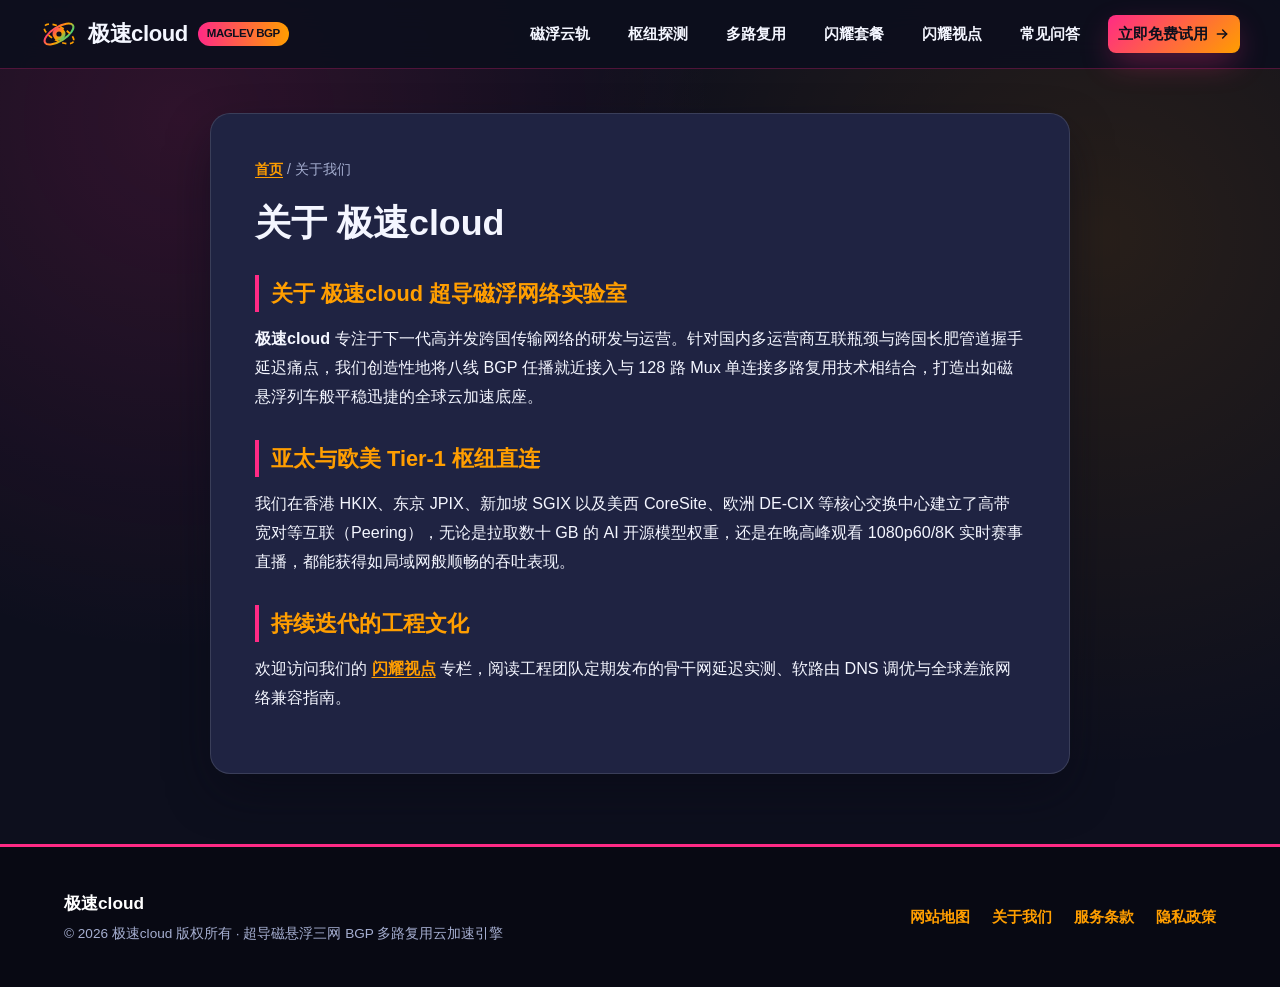
<file: about.html>
<!DOCTYPE html>
<html lang="zh-CN">
<head>
  <meta charset="UTF-8">
  <meta name="viewport" content="width=device-width, initial-scale=1">
  <title>关于我们 - 极速cloud</title>
  <meta name="description" content="极速cloud关于我们页面，了解我们的三网BGP磁浮多路复用专线架构、合规使用准则与零日志隐私保护机制。">
  <link rel="canonical" href="https://jscloud.monster/about.html">
  <meta property="og:title" content="关于我们 - 极速cloud">
  <meta property="og:description" content="极速cloud关于我们页面，了解我们的三网BGP磁浮多路复用专线架构、合规使用准则与零日志隐私保护机制。">
  <meta property="og:url" content="https://jscloud.monster/about.html">
  <meta property="og:type" content="article">
  <style>
:root {
  --bg-obsidian: #0D0F1D;
  --bg-plum: #181B34;
  --bg-panel: #1F2342;
  --text-light: #F4F6FF;
  --text-dim: #A5AED0;
  --coral: #FF2A85;
  --amber: #FF9E00;
  --mint: #00E5A3;
  --border-glow: rgba(255, 42, 133, 0.28);
  --shadow-maglev: 0 20px 50px -10px rgba(8, 10, 22, 0.72);
  --shadow-coral: 0 12px 32px -6px rgba(255, 42, 133, 0.42);
}
* { box-sizing: border-box; margin: 0; padding: 0; }
html { scroll-behavior: smooth; font-family: "PingFang SC", "Microsoft YaHei", -apple-system, BlinkMacSystemFont, sans-serif; background: var(--bg-obsidian); color: var(--text-light); line-height: 1.7; }
body { overflow-x: hidden; background-image: radial-gradient(circle at 14% 12%, rgba(255, 42, 133, 0.14) 0%, transparent 38%), radial-gradient(circle at 86% 24%, rgba(255, 158, 0, 0.11) 0%, transparent 40%); }
a, a:visited { color: var(--amber); text-decoration: underline; text-underline-offset: 3px; font-weight: 600; transition: color 0.2s ease, opacity 0.2s ease; }
a:hover { color: var(--mint); }
.container { max-width: 1200px; margin: 0 auto; padding: 0 24px; }

/* Header & Navigation */
.site-header { position: sticky; top: 0; z-index: 100; background: rgba(13, 15, 29, 0.92); backdrop-filter: blur(14px); border-bottom: 1px solid var(--border-glow); }
.nav-wrap { display: flex; align-items: center; justify-content: space-between; padding: 15px 0; gap: 16px; }
.brand-link, .brand-link:visited { display: inline-flex; align-items: center; gap: 10px; font-size: 1.38rem; font-weight: 900; color: var(--text-light); text-decoration: none; letter-spacing: -0.02em; }
.brand-badge { font-size: 0.72rem; background: linear-gradient(90deg, var(--coral), var(--amber)); color: #0D0F1D; padding: 2px 9px; border-radius: 99px; font-weight: 900; text-transform: uppercase; }
.main-nav { display: flex; align-items: center; flex-wrap: wrap; gap: 8px 18px; }
.main-nav a, .main-nav a:visited { color: var(--text-light); text-decoration: none; font-size: 0.95rem; font-weight: 700; padding: 6px 10px; border-radius: 8px; transition: all 0.2s; }
.main-nav a:hover { color: var(--amber); background: rgba(255, 158, 0, 0.12); }
.nav-cta, .nav-cta:visited { background: linear-gradient(135deg, var(--coral), var(--amber)); color: #0D0F1D !important; text-decoration: none !important; padding: 9px 18px; border-radius: 999px; font-size: 0.92rem; font-weight: 900; box-shadow: var(--shadow-coral); display: inline-flex; align-items: center; gap: 6px; white-space: nowrap; }
.nav-cta:hover { transform: translateY(-1px); opacity: 0.95; }

/* Buttons */
.btn-row { display: flex; flex-wrap: wrap; gap: 14px; align-items: center; margin-top: 26px; }
.btn-primary, .btn-primary:visited { display: inline-flex; align-items: center; gap: 9px; background: linear-gradient(135deg, var(--coral) 0%, var(--amber) 100%); color: #0D0F1D !important; text-decoration: none !important; padding: 15px 30px; border-radius: 12px; font-size: 1.05rem; font-weight: 900; box-shadow: var(--shadow-coral); transition: transform 0.2s, box-shadow 0.2s; border: none; cursor: pointer; }
.btn-primary:hover { transform: translateY(-2px); box-shadow: 0 16px 38px -6px rgba(255, 158, 0, 0.5); }
.btn-secondary, .btn-secondary:visited { display: inline-flex; align-items: center; gap: 8px; background: var(--bg-plum); color: var(--mint) !important; text-decoration: none !important; padding: 14px 26px; border-radius: 12px; font-size: 1.02rem; font-weight: 800; border: 2px solid var(--mint); transition: transform 0.2s, background 0.2s; }
.btn-secondary:hover { background: rgba(0, 229, 163, 0.12); transform: translateY(-2px); }

/* Hero Section */
.hero { padding: 58px 0 68px; position: relative; overflow: hidden; }
.hero-grid { display: grid; grid-template-columns: 1.06fr 0.94fr; gap: 40px; align-items: center; }
.maglev-tag { display: inline-flex; align-items: center; gap: 8px; background: rgba(255, 42, 133, 0.15); color: var(--amber); border: 1px solid rgba(255, 158, 0, 0.4); padding: 6px 14px; border-radius: 999px; font-size: 0.86rem; font-weight: 800; margin-bottom: 18px; }
.hero h1 { font-size: clamp(2.1rem, 3.8vw, 3.2rem); line-height: 1.18; font-weight: 900; color: var(--text-light); letter-spacing: -0.025em; margin-bottom: 18px; }
.hero h1 .hl { background: linear-gradient(90deg, var(--coral), var(--amber), var(--mint)); -webkit-background-clip: text; -webkit-text-fill-color: transparent; }
.hero-lead { font-size: 1.08rem; color: var(--text-dim); margin-bottom: 20px; max-width: 580px; }
.hero-metrics { display: grid; grid-template-columns: repeat(3, 1fr); gap: 14px; margin-top: 30px; padding-top: 24px; border-top: 1px solid rgba(255,255,255,0.1); }
.metric-box { background: var(--bg-plum); padding: 14px 16px; border-radius: 12px; border-left: 4px solid var(--amber); box-shadow: var(--shadow-maglev); }
.metric-val { font-size: 1.42rem; font-weight: 900; color: var(--text-light); }
.metric-lbl { font-size: 0.83rem; color: var(--text-dim); font-weight: 600; }

/* Animated SVG Stage */
.maglev-stage { background: linear-gradient(155deg, #12152B 0%, #1E163B 55%, #0D1E2D 100%); border-radius: 22px; padding: 22px; box-shadow: var(--shadow-maglev); border: 1.5px solid rgba(255, 158, 0, 0.42); position: relative; overflow: hidden; }
.maglev-stage-header { display: flex; justify-content: space-between; align-items: center; color: var(--text-light); font-size: 0.82rem; font-weight: 800; margin-bottom: 10px; padding: 0 6px; }
.orbit-pill { background: linear-gradient(90deg, var(--mint), var(--amber)); color: #0D0F1D; padding: 3px 11px; border-radius: 99px; font-weight: 900; font-size: 0.76rem; }
@keyframes portalPulse { 0%, 100% { transform: scale(0.97); opacity: 0.82; } 50% { transform: scale(1.04); opacity: 1; } }
.portal-ring { animation: portalPulse 2.8s ease-in-out infinite; transform-origin: center; }

/* Sections */
.section { padding: 68px 0; }
.section-alt { background: var(--bg-plum); }
.sec-head { text-align: center; max-width: 760px; margin: 0 auto 44px; }
.sec-tag { display: inline-block; font-size: 0.82rem; font-weight: 800; text-transform: uppercase; letter-spacing: 0.08em; color: var(--amber); background: rgba(255, 158, 0, 0.14); padding: 4px 12px; border-radius: 99px; margin-bottom: 10px; }
.sec-head h2 { font-size: clamp(1.7rem, 2.8vw, 2.35rem); font-weight: 900; margin-bottom: 12px; letter-spacing: -0.02em; color: var(--text-light); }
.sec-head p { color: var(--text-dim); font-size: 1.02rem; }

/* Feature Grid */
.feat-grid { display: grid; grid-template-columns: repeat(3, 1fr); gap: 24px; }
.feat-card { background: var(--bg-panel); border-radius: 16px; padding: 28px 24px; border: 1px solid rgba(255,255,255,0.08); box-shadow: var(--shadow-maglev); transition: transform 0.2s, border-color 0.2s; position: relative; overflow: hidden; }
.feat-card::before { content: ""; position: absolute; top: 0; left: 0; width: 100%; height: 4px; background: linear-gradient(90deg, var(--coral), var(--amber), var(--mint)); }
.feat-card:hover { transform: translateY(-4px); border-color: var(--amber); }
.feat-icon { width: 48px; height: 48px; border-radius: 12px; background: rgba(255, 42, 133, 0.16); color: var(--amber); display: flex; align-items: center; justify-content: center; margin-bottom: 16px; }
.feat-card h3 { font-size: 1.2rem; font-weight: 800; margin-bottom: 10px; color: var(--text-light); }
.feat-card p { color: var(--text-dim); font-size: 0.95rem; }

/* Interactive Maglev Hub Selector */
.hub-panel { background: var(--bg-panel); border-radius: 20px; padding: 32px; border: 1.5px solid var(--border-glow); box-shadow: var(--shadow-maglev); }
.hub-tabs { display: flex; flex-wrap: wrap; gap: 12px; margin-bottom: 24px; }
.hub-tab { padding: 11px 20px; border-radius: 10px; border: 1px solid rgba(255,255,255,0.15); background: var(--bg-obsidian); font-weight: 800; font-size: 0.95rem; cursor: pointer; color: var(--text-light); transition: all 0.2s; }
.hub-tab.active { background: linear-gradient(135deg, var(--coral), var(--amber)); color: #0D0F1D; border-color: transparent; box-shadow: var(--shadow-coral); }
.hub-body { display: grid; grid-template-columns: 1.18fr 0.82fr; gap: 24px; align-items: center; background: var(--bg-obsidian); padding: 26px; border-radius: 16px; border: 1px solid rgba(0, 229, 163, 0.25); }
.hub-stats { display: grid; grid-template-columns: repeat(2, 1fr); gap: 14px; }
.hub-stat-box { background: rgba(255,255,255,0.05); padding: 14px; border-radius: 10px; border-left: 3px solid var(--mint); }
.hub-stat-box span { display: block; font-size: 0.8rem; color: var(--text-dim); }
.hub-stat-box strong { font-size: 1.22rem; color: var(--text-light); }

/* Comparison Table */
.table-wrap { overflow-x: auto; background: var(--bg-panel); border-radius: 16px; border: 1px solid rgba(255,255,255,0.1); box-shadow: var(--shadow-maglev); }
.comp-table { width: 100%; border-collapse: collapse; min-width: 640px; }
.comp-table th, .comp-table td { padding: 16px 20px; text-align: left; border-bottom: 1px solid rgba(255,255,255,0.08); font-size: 0.95rem; color: var(--text-light); }
.comp-table th { background: #090B16; color: var(--text-light); font-weight: 800; }
.comp-table th.hl-col { background: linear-gradient(135deg, var(--coral), var(--amber)); color: #0D0F1D; }
.comp-table td.hl-col { background: rgba(255, 42, 133, 0.09); font-weight: 700; color: var(--amber); }

/* Pricing Grid */
.price-grid { display: grid; grid-template-columns: repeat(3, 1fr); gap: 24px; align-items: stretch; }
.price-card { background: var(--bg-panel); color: var(--text-light); border-radius: 18px; padding: 32px 26px; border: 1.5px solid rgba(255,255,255,0.1); display: flex; flex-direction: column; justify-content: space-between; position: relative; }
.price-card.pop { border-color: var(--amber); box-shadow: var(--shadow-coral); transform: translateY(-6px); }
.pop-badge { position: absolute; top: -13px; right: 22px; background: linear-gradient(90deg, var(--coral), var(--amber)); color: #0D0F1D; font-size: 0.78rem; font-weight: 900; padding: 4px 14px; border-radius: 99px; }
.price-num { font-size: 2.3rem; font-weight: 900; color: var(--amber); margin: 14px 0; }
.price-num small { font-size: 0.92rem; color: var(--text-dim); font-weight: 600; }
.price-list { list-style: none; margin: 18px 0 26px; display: flex; flex-direction: column; gap: 11px; }
.price-list li { display: flex; align-items: center; gap: 8px; font-size: 0.94rem; color: var(--text-light); }
.price-list li svg { color: var(--mint); flex-shrink: 0; }

/* Articles Preview & Hub */
.art-grid { display: grid; grid-template-columns: repeat(3, 1fr); gap: 22px; }
.art-card { background: var(--bg-panel); border-radius: 15px; padding: 24px; border: 1px solid rgba(255,255,255,0.09); display: flex; flex-direction: column; justify-content: space-between; transition: transform 0.2s, border-color 0.2s; }
.art-card:hover { transform: translateY(-4px); border-color: var(--amber); }
.art-meta { font-size: 0.8rem; font-weight: 700; color: var(--mint); margin-bottom: 8px; display: flex; justify-content: space-between; }
.art-card h3 { font-size: 1.12rem; font-weight: 800; margin-bottom: 10px; line-height: 1.42; }
.art-card h3 a, .art-card h3 a:visited { color: var(--text-light); text-decoration: none; }
.art-card h3 a:hover { color: var(--amber); }
.art-card p { font-size: 0.91rem; color: var(--text-dim); margin-bottom: 16px; }

/* FAQ Accordion */
.faq-list { max-width: 860px; margin: 0 auto; display: flex; flex-direction: column; gap: 14px; }
.faq-item { background: var(--bg-panel); border: 1px solid rgba(255,255,255,0.1); border-radius: 14px; padding: 18px 22px; }
.faq-item summary { font-weight: 800; font-size: 1.04rem; cursor: pointer; list-style: none; display: flex; justify-content: space-between; align-items: center; color: var(--text-light); }
.faq-item summary::after { content: "+"; font-size: 1.35rem; color: var(--amber); font-weight: 900; }
.faq-item[open] summary::after { content: "−"; }
.faq-item p { margin-top: 12px; color: var(--text-dim); font-size: 0.95rem; border-top: 1px solid rgba(255,255,255,0.08); padding-top: 12px; }

/* Article Detail Layout */
.article-shell { max-width: 860px; margin: 44px auto 70px; background: var(--bg-panel); border-radius: 20px; padding: 44px; border: 1px solid rgba(255,255,255,0.12); box-shadow: var(--shadow-maglev); }
.breadcrumb { font-size: 0.88rem; color: var(--text-dim); margin-bottom: 18px; }
.article-wrap h1 { font-size: clamp(1.65rem, 2.8vw, 2.25rem); font-weight: 900; line-height: 1.3; margin-bottom: 18px; color: var(--text-light); }
.art-byline { display: flex; flex-wrap: wrap; gap: 16px; font-size: 0.86rem; color: var(--text-dim); padding-bottom: 20px; margin-bottom: 26px; border-bottom: 1px solid rgba(255,255,255,0.12); }
.art-content h2 { font-size: 1.36rem; font-weight: 800; color: var(--amber); margin: 28px 0 12px; padding-left: 12px; border-left: 4px solid var(--coral); }
.art-content h3 { font-size: 1.14rem; font-weight: 800; color: var(--mint); margin: 20px 0 10px; }
.art-content p { margin-bottom: 16px; font-size: 1.01rem; color: var(--text-light); line-height: 1.82; }
.cta-banner { background: linear-gradient(135deg, #12152B 0%, #2B1235 100%); color: #fff; border-radius: 16px; padding: 28px; margin: 34px 0 0; border: 1.5px solid var(--amber); display: flex; flex-wrap: wrap; justify-content: space-between; align-items: center; gap: 18px; }

/* Footer */
.site-footer { background: #080913; color: var(--text-dim); padding: 42px 0; border-top: 3px solid var(--coral); }
.footer-inner { display: flex; flex-wrap: wrap; justify-content: space-between; align-items: center; gap: 20px; }
.footer-links { display: flex; flex-wrap: wrap; gap: 22px; }
.footer-links a, .footer-links a:visited { color: var(--amber); text-decoration: none; font-weight: 700; font-size: 0.95rem; }
.footer-links a:hover { color: var(--mint); text-decoration: underline; }

/* Responsive - Rule 7: Mobile navigation MUST remain visible */
@media (max-width: 920px) {
  .hero-grid, .feat-grid, .price-grid, .art-grid, .hub-body { grid-template-columns: 1fr; }
  .price-card.pop { transform: none; }
}
@media (max-width: 768px) {
  .nav-wrap { flex-direction: column; align-items: flex-start; gap: 10px; }
  .main-nav { width: 100%; display: flex !important; flex-wrap: wrap; gap: 6px 10px; padding-top: 6px; border-top: 1px solid rgba(255,255,255,0.1); }
  .main-nav a { font-size: 0.88rem; padding: 5px 8px; }
  .hero { padding: 34px 0 46px; }
  .hero-metrics { grid-template-columns: 1fr; }
  .article-shell { padding: 24px 18px; margin: 22px auto 46px; }
}
</style>
  <link rel="stylesheet" href="style.css">

<meta property="og:site_name" content="极速cloud">
<meta name="twitter:title" content="关于我们 - 极速cloud">
<meta name="twitter:description" content="极速cloud关于我们页面，了解我们的三网BGP磁浮多路复用专线架构、合规使用准则与零日志隐私保护机制。">
<script id="landing-maintenance-schema" type="application/ld+json">{"@context": "https://schema.org", "@type": "BreadcrumbList", "itemListElement": [{"@type": "ListItem", "position": 1, "name": "极速cloud机场", "item": "https://jscloud.monster/"}, {"@type": "ListItem", "position": 2, "name": "关于我们 - 极速cloud", "item": "https://jscloud.monster/about.html"}]}</script>
</head>
<body>
  <header class="site-header">
  <div class="container nav-wrap">
    <a href="index.html" class="brand-link" aria-label="极速cloud首页">
      <svg class="brand-logo" viewBox="0 0 44 44" width="38" height="38" fill="none" xmlns="http://www.w3.org/2000/svg" aria-hidden="true">
  <defs>
    <linearGradient id="maglevGrad" x1="0%" y1="0%" x2="100%" y2="100%">
      <stop offset="0%" stop-color="#FF2A85"/>
      <stop offset="55%" stop-color="#FF9E00"/>
      <stop offset="100%" stop-color="#00E5A3"/>
    </linearGradient>
  </defs>
  <ellipse cx="22" cy="22" rx="19" ry="8" transform="rotate(-32 22 22)" stroke="url(#maglevGrad)" stroke-width="2.4"/>
  <ellipse cx="22" cy="22" rx="19" ry="8" transform="rotate(28 22 22)" stroke="#FF9E00" stroke-width="2" stroke-dasharray="5 4"/>
  <circle cx="22" cy="22" r="7.5" fill="url(#maglevGrad)"/>
  <circle cx="22" cy="22" r="3" fill="#0D0F1D"/>
</svg>
      <span>极速cloud</span>
      <span class="brand-badge">MAGLEV BGP</span>
    </a>
    <nav class="main-nav" aria-label="主导航">
      <a href="index.html#features">磁浮云轨</a>
      <a href="index.html#hub-selector">枢纽探测</a>
      <a href="index.html#comparison">多路复用</a>
      <a href="index.html#pricing">闪耀套餐</a>
      <a href="flash-perspective.html">闪耀视点</a>
      <a href="index.html#faq">常见问答</a>
      <a href="https://ww012.twilightaff.com/#/?code=A56DH1Af" target="_blank" class="nav-cta" rel="nofollow noopener sponsored">立即免费试用 <svg class="ico" viewBox="0 0 24 24" width="16" height="16" fill="none" stroke="currentColor" stroke-width="2.2" stroke-linecap="round" stroke-linejoin="round"><line x1="5" y1="12" x2="19" y2="12"/><polyline points="13 6 19 12 13 18"/></svg></a>
    </nav>
  </div>
</header>
  <main class="container">
    <div class="article-shell">
      <div class="breadcrumb"><a href="index.html">首页</a> / <span>关于我们</span></div>
      <article class="article-wrap">
        <h1>关于 极速cloud</h1>
        <div class="art-content">
          
<h2>关于 极速cloud 超导磁浮网络实验室</h2>
<p><strong>极速cloud</strong> 专注于下一代高并发跨国传输网络的研发与运营。针对国内多运营商互联瓶颈与跨国长肥管道握手延迟痛点，我们创造性地将八线 BGP 任播就近接入与 128 路 Mux 单连接多路复用技术相结合，打造出如磁悬浮列车般平稳迅捷的全球云加速底座。</p>
<h2>亚太与欧美 Tier-1 枢纽直连</h2>
<p>我们在香港 HKIX、东京 JPIX、新加坡 SGIX 以及美西 CoreSite、欧洲 DE-CIX 等核心交换中心建立了高带宽对等互联（Peering），无论是拉取数十 GB 的 AI 开源模型权重，还是在晚高峰观看 1080p60/8K 实时赛事直播，都能获得如局域网般顺畅的吞吐表现。</p>
<h2>持续迭代的工程文化</h2>
<p>欢迎访问我们的 <a href="flash-perspective.html">闪耀视点</a> 专栏，阅读工程团队定期发布的骨干网延迟实测、软路由 DNS 调优与全球差旅网络兼容指南。</p>

        </div>
      </article>
    </div>
  </main>
  <footer class="site-footer">
  <div class="container footer-inner">
    <div>
      <strong style="color:#FFFFFF;font-size:1.08rem;">极速cloud</strong>
      <p style="font-size:0.85rem;color:#A5AED0;margin-top:4px;">© 2026 极速cloud 版权所有 · 超导磁悬浮三网 BGP 多路复用云加速引擎</p>
    </div>
    <div class="footer-links">
      <a href="sitemap.html">网站地图</a>
      <a href="about.html">关于我们</a>
      <a href="terms.html">服务条款</a>
      <a href="privacy.html">隐私政策</a>
    </div>
  </div>
</footer>
</body>
</html>
</file>
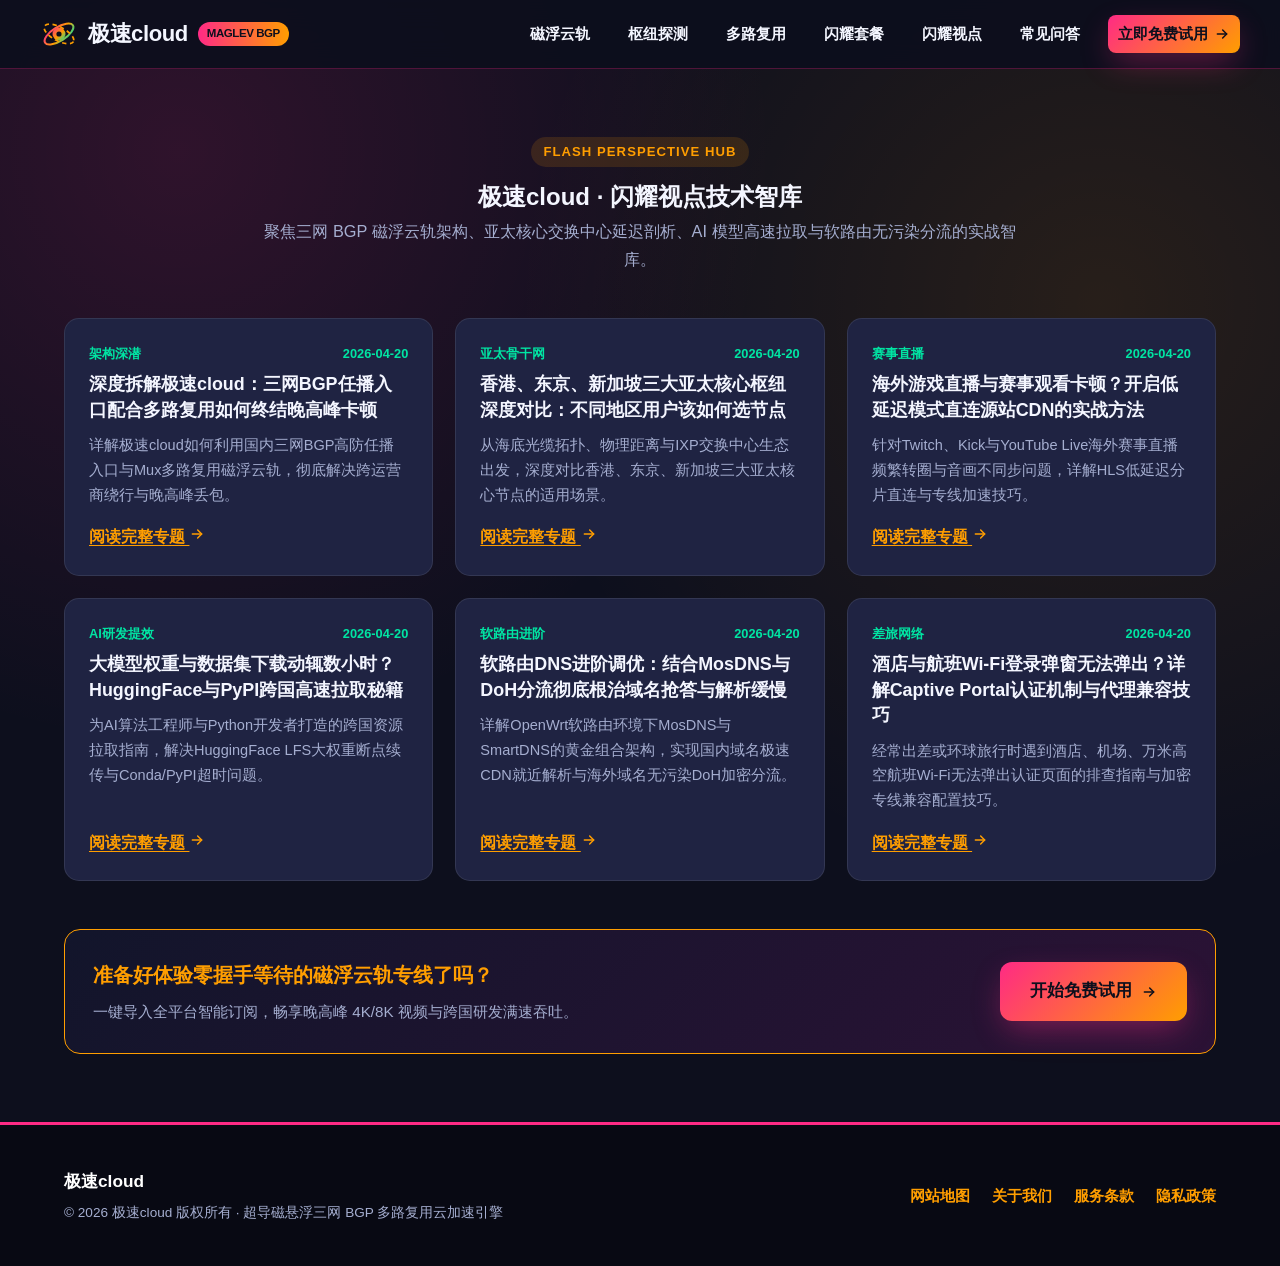
<file: flash-perspective.html>
<!DOCTYPE html>
<html lang="zh-CN">
<head>
  <meta charset="UTF-8">
  <meta name="viewport" content="width=device-width, initial-scale=1">
  <title>闪耀视点 - 亚太骨干网与多路复用架构专栏 - 极速cloud</title>
  <meta name="description" content="极速cloud闪耀视点专栏深度解析三网BGP任播架构、香港东京新加坡枢纽对比、海外赛事低延迟直播、HuggingFace极速拉取与软路由DNS分流。">
  <link rel="canonical" href="https://jscloud.monster/flash-perspective.html">
  <meta property="og:title" content="闪耀视点 - 亚太骨干网与多路复用架构专栏 - 极速cloud">
  <meta property="og:description" content="极速cloud闪耀视点专栏深度解析三网BGP任播架构、香港东京新加坡枢纽对比、海外赛事低延迟直播、HuggingFace极速拉取与软路由DNS分流。">
  <meta property="og:url" content="https://jscloud.monster/flash-perspective.html">
  <meta property="og:type" content="article">
  <style>
:root {
  --bg-obsidian: #0D0F1D;
  --bg-plum: #181B34;
  --bg-panel: #1F2342;
  --text-light: #F4F6FF;
  --text-dim: #A5AED0;
  --coral: #FF2A85;
  --amber: #FF9E00;
  --mint: #00E5A3;
  --border-glow: rgba(255, 42, 133, 0.28);
  --shadow-maglev: 0 20px 50px -10px rgba(8, 10, 22, 0.72);
  --shadow-coral: 0 12px 32px -6px rgba(255, 42, 133, 0.42);
}
* { box-sizing: border-box; margin: 0; padding: 0; }
html { scroll-behavior: smooth; font-family: "PingFang SC", "Microsoft YaHei", -apple-system, BlinkMacSystemFont, sans-serif; background: var(--bg-obsidian); color: var(--text-light); line-height: 1.7; }
body { overflow-x: hidden; background-image: radial-gradient(circle at 14% 12%, rgba(255, 42, 133, 0.14) 0%, transparent 38%), radial-gradient(circle at 86% 24%, rgba(255, 158, 0, 0.11) 0%, transparent 40%); }
a, a:visited { color: var(--amber); text-decoration: underline; text-underline-offset: 3px; font-weight: 600; transition: color 0.2s ease, opacity 0.2s ease; }
a:hover { color: var(--mint); }
.container { max-width: 1200px; margin: 0 auto; padding: 0 24px; }

/* Header & Navigation */
.site-header { position: sticky; top: 0; z-index: 100; background: rgba(13, 15, 29, 0.92); backdrop-filter: blur(14px); border-bottom: 1px solid var(--border-glow); }
.nav-wrap { display: flex; align-items: center; justify-content: space-between; padding: 15px 0; gap: 16px; }
.brand-link, .brand-link:visited { display: inline-flex; align-items: center; gap: 10px; font-size: 1.38rem; font-weight: 900; color: var(--text-light); text-decoration: none; letter-spacing: -0.02em; }
.brand-badge { font-size: 0.72rem; background: linear-gradient(90deg, var(--coral), var(--amber)); color: #0D0F1D; padding: 2px 9px; border-radius: 99px; font-weight: 900; text-transform: uppercase; }
.main-nav { display: flex; align-items: center; flex-wrap: wrap; gap: 8px 18px; }
.main-nav a, .main-nav a:visited { color: var(--text-light); text-decoration: none; font-size: 0.95rem; font-weight: 700; padding: 6px 10px; border-radius: 8px; transition: all 0.2s; }
.main-nav a:hover { color: var(--amber); background: rgba(255, 158, 0, 0.12); }
.nav-cta, .nav-cta:visited { background: linear-gradient(135deg, var(--coral), var(--amber)); color: #0D0F1D !important; text-decoration: none !important; padding: 9px 18px; border-radius: 999px; font-size: 0.92rem; font-weight: 900; box-shadow: var(--shadow-coral); display: inline-flex; align-items: center; gap: 6px; white-space: nowrap; }
.nav-cta:hover { transform: translateY(-1px); opacity: 0.95; }

/* Buttons */
.btn-row { display: flex; flex-wrap: wrap; gap: 14px; align-items: center; margin-top: 26px; }
.btn-primary, .btn-primary:visited { display: inline-flex; align-items: center; gap: 9px; background: linear-gradient(135deg, var(--coral) 0%, var(--amber) 100%); color: #0D0F1D !important; text-decoration: none !important; padding: 15px 30px; border-radius: 12px; font-size: 1.05rem; font-weight: 900; box-shadow: var(--shadow-coral); transition: transform 0.2s, box-shadow 0.2s; border: none; cursor: pointer; }
.btn-primary:hover { transform: translateY(-2px); box-shadow: 0 16px 38px -6px rgba(255, 158, 0, 0.5); }
.btn-secondary, .btn-secondary:visited { display: inline-flex; align-items: center; gap: 8px; background: var(--bg-plum); color: var(--mint) !important; text-decoration: none !important; padding: 14px 26px; border-radius: 12px; font-size: 1.02rem; font-weight: 800; border: 2px solid var(--mint); transition: transform 0.2s, background 0.2s; }
.btn-secondary:hover { background: rgba(0, 229, 163, 0.12); transform: translateY(-2px); }

/* Hero Section */
.hero { padding: 58px 0 68px; position: relative; overflow: hidden; }
.hero-grid { display: grid; grid-template-columns: 1.06fr 0.94fr; gap: 40px; align-items: center; }
.maglev-tag { display: inline-flex; align-items: center; gap: 8px; background: rgba(255, 42, 133, 0.15); color: var(--amber); border: 1px solid rgba(255, 158, 0, 0.4); padding: 6px 14px; border-radius: 999px; font-size: 0.86rem; font-weight: 800; margin-bottom: 18px; }
.hero h1 { font-size: clamp(2.1rem, 3.8vw, 3.2rem); line-height: 1.18; font-weight: 900; color: var(--text-light); letter-spacing: -0.025em; margin-bottom: 18px; }
.hero h1 .hl { background: linear-gradient(90deg, var(--coral), var(--amber), var(--mint)); -webkit-background-clip: text; -webkit-text-fill-color: transparent; }
.hero-lead { font-size: 1.08rem; color: var(--text-dim); margin-bottom: 20px; max-width: 580px; }
.hero-metrics { display: grid; grid-template-columns: repeat(3, 1fr); gap: 14px; margin-top: 30px; padding-top: 24px; border-top: 1px solid rgba(255,255,255,0.1); }
.metric-box { background: var(--bg-plum); padding: 14px 16px; border-radius: 12px; border-left: 4px solid var(--amber); box-shadow: var(--shadow-maglev); }
.metric-val { font-size: 1.42rem; font-weight: 900; color: var(--text-light); }
.metric-lbl { font-size: 0.83rem; color: var(--text-dim); font-weight: 600; }

/* Animated SVG Stage */
.maglev-stage { background: linear-gradient(155deg, #12152B 0%, #1E163B 55%, #0D1E2D 100%); border-radius: 22px; padding: 22px; box-shadow: var(--shadow-maglev); border: 1.5px solid rgba(255, 158, 0, 0.42); position: relative; overflow: hidden; }
.maglev-stage-header { display: flex; justify-content: space-between; align-items: center; color: var(--text-light); font-size: 0.82rem; font-weight: 800; margin-bottom: 10px; padding: 0 6px; }
.orbit-pill { background: linear-gradient(90deg, var(--mint), var(--amber)); color: #0D0F1D; padding: 3px 11px; border-radius: 99px; font-weight: 900; font-size: 0.76rem; }
@keyframes portalPulse { 0%, 100% { transform: scale(0.97); opacity: 0.82; } 50% { transform: scale(1.04); opacity: 1; } }
.portal-ring { animation: portalPulse 2.8s ease-in-out infinite; transform-origin: center; }

/* Sections */
.section { padding: 68px 0; }
.section-alt { background: var(--bg-plum); }
.sec-head { text-align: center; max-width: 760px; margin: 0 auto 44px; }
.sec-tag { display: inline-block; font-size: 0.82rem; font-weight: 800; text-transform: uppercase; letter-spacing: 0.08em; color: var(--amber); background: rgba(255, 158, 0, 0.14); padding: 4px 12px; border-radius: 99px; margin-bottom: 10px; }
.sec-head h2 { font-size: clamp(1.7rem, 2.8vw, 2.35rem); font-weight: 900; margin-bottom: 12px; letter-spacing: -0.02em; color: var(--text-light); }
.sec-head p { color: var(--text-dim); font-size: 1.02rem; }

/* Feature Grid */
.feat-grid { display: grid; grid-template-columns: repeat(3, 1fr); gap: 24px; }
.feat-card { background: var(--bg-panel); border-radius: 16px; padding: 28px 24px; border: 1px solid rgba(255,255,255,0.08); box-shadow: var(--shadow-maglev); transition: transform 0.2s, border-color 0.2s; position: relative; overflow: hidden; }
.feat-card::before { content: ""; position: absolute; top: 0; left: 0; width: 100%; height: 4px; background: linear-gradient(90deg, var(--coral), var(--amber), var(--mint)); }
.feat-card:hover { transform: translateY(-4px); border-color: var(--amber); }
.feat-icon { width: 48px; height: 48px; border-radius: 12px; background: rgba(255, 42, 133, 0.16); color: var(--amber); display: flex; align-items: center; justify-content: center; margin-bottom: 16px; }
.feat-card h3 { font-size: 1.2rem; font-weight: 800; margin-bottom: 10px; color: var(--text-light); }
.feat-card p { color: var(--text-dim); font-size: 0.95rem; }

/* Interactive Maglev Hub Selector */
.hub-panel { background: var(--bg-panel); border-radius: 20px; padding: 32px; border: 1.5px solid var(--border-glow); box-shadow: var(--shadow-maglev); }
.hub-tabs { display: flex; flex-wrap: wrap; gap: 12px; margin-bottom: 24px; }
.hub-tab { padding: 11px 20px; border-radius: 10px; border: 1px solid rgba(255,255,255,0.15); background: var(--bg-obsidian); font-weight: 800; font-size: 0.95rem; cursor: pointer; color: var(--text-light); transition: all 0.2s; }
.hub-tab.active { background: linear-gradient(135deg, var(--coral), var(--amber)); color: #0D0F1D; border-color: transparent; box-shadow: var(--shadow-coral); }
.hub-body { display: grid; grid-template-columns: 1.18fr 0.82fr; gap: 24px; align-items: center; background: var(--bg-obsidian); padding: 26px; border-radius: 16px; border: 1px solid rgba(0, 229, 163, 0.25); }
.hub-stats { display: grid; grid-template-columns: repeat(2, 1fr); gap: 14px; }
.hub-stat-box { background: rgba(255,255,255,0.05); padding: 14px; border-radius: 10px; border-left: 3px solid var(--mint); }
.hub-stat-box span { display: block; font-size: 0.8rem; color: var(--text-dim); }
.hub-stat-box strong { font-size: 1.22rem; color: var(--text-light); }

/* Comparison Table */
.table-wrap { overflow-x: auto; background: var(--bg-panel); border-radius: 16px; border: 1px solid rgba(255,255,255,0.1); box-shadow: var(--shadow-maglev); }
.comp-table { width: 100%; border-collapse: collapse; min-width: 640px; }
.comp-table th, .comp-table td { padding: 16px 20px; text-align: left; border-bottom: 1px solid rgba(255,255,255,0.08); font-size: 0.95rem; color: var(--text-light); }
.comp-table th { background: #090B16; color: var(--text-light); font-weight: 800; }
.comp-table th.hl-col { background: linear-gradient(135deg, var(--coral), var(--amber)); color: #0D0F1D; }
.comp-table td.hl-col { background: rgba(255, 42, 133, 0.09); font-weight: 700; color: var(--amber); }

/* Pricing Grid */
.price-grid { display: grid; grid-template-columns: repeat(3, 1fr); gap: 24px; align-items: stretch; }
.price-card { background: var(--bg-panel); color: var(--text-light); border-radius: 18px; padding: 32px 26px; border: 1.5px solid rgba(255,255,255,0.1); display: flex; flex-direction: column; justify-content: space-between; position: relative; }
.price-card.pop { border-color: var(--amber); box-shadow: var(--shadow-coral); transform: translateY(-6px); }
.pop-badge { position: absolute; top: -13px; right: 22px; background: linear-gradient(90deg, var(--coral), var(--amber)); color: #0D0F1D; font-size: 0.78rem; font-weight: 900; padding: 4px 14px; border-radius: 99px; }
.price-num { font-size: 2.3rem; font-weight: 900; color: var(--amber); margin: 14px 0; }
.price-num small { font-size: 0.92rem; color: var(--text-dim); font-weight: 600; }
.price-list { list-style: none; margin: 18px 0 26px; display: flex; flex-direction: column; gap: 11px; }
.price-list li { display: flex; align-items: center; gap: 8px; font-size: 0.94rem; color: var(--text-light); }
.price-list li svg { color: var(--mint); flex-shrink: 0; }

/* Articles Preview & Hub */
.art-grid { display: grid; grid-template-columns: repeat(3, 1fr); gap: 22px; }
.art-card { background: var(--bg-panel); border-radius: 15px; padding: 24px; border: 1px solid rgba(255,255,255,0.09); display: flex; flex-direction: column; justify-content: space-between; transition: transform 0.2s, border-color 0.2s; }
.art-card:hover { transform: translateY(-4px); border-color: var(--amber); }
.art-meta { font-size: 0.8rem; font-weight: 700; color: var(--mint); margin-bottom: 8px; display: flex; justify-content: space-between; }
.art-card h3 { font-size: 1.12rem; font-weight: 800; margin-bottom: 10px; line-height: 1.42; }
.art-card h3 a, .art-card h3 a:visited { color: var(--text-light); text-decoration: none; }
.art-card h3 a:hover { color: var(--amber); }
.art-card p { font-size: 0.91rem; color: var(--text-dim); margin-bottom: 16px; }

/* FAQ Accordion */
.faq-list { max-width: 860px; margin: 0 auto; display: flex; flex-direction: column; gap: 14px; }
.faq-item { background: var(--bg-panel); border: 1px solid rgba(255,255,255,0.1); border-radius: 14px; padding: 18px 22px; }
.faq-item summary { font-weight: 800; font-size: 1.04rem; cursor: pointer; list-style: none; display: flex; justify-content: space-between; align-items: center; color: var(--text-light); }
.faq-item summary::after { content: "+"; font-size: 1.35rem; color: var(--amber); font-weight: 900; }
.faq-item[open] summary::after { content: "−"; }
.faq-item p { margin-top: 12px; color: var(--text-dim); font-size: 0.95rem; border-top: 1px solid rgba(255,255,255,0.08); padding-top: 12px; }

/* Article Detail Layout */
.article-shell { max-width: 860px; margin: 44px auto 70px; background: var(--bg-panel); border-radius: 20px; padding: 44px; border: 1px solid rgba(255,255,255,0.12); box-shadow: var(--shadow-maglev); }
.breadcrumb { font-size: 0.88rem; color: var(--text-dim); margin-bottom: 18px; }
.article-wrap h1 { font-size: clamp(1.65rem, 2.8vw, 2.25rem); font-weight: 900; line-height: 1.3; margin-bottom: 18px; color: var(--text-light); }
.art-byline { display: flex; flex-wrap: wrap; gap: 16px; font-size: 0.86rem; color: var(--text-dim); padding-bottom: 20px; margin-bottom: 26px; border-bottom: 1px solid rgba(255,255,255,0.12); }
.art-content h2 { font-size: 1.36rem; font-weight: 800; color: var(--amber); margin: 28px 0 12px; padding-left: 12px; border-left: 4px solid var(--coral); }
.art-content h3 { font-size: 1.14rem; font-weight: 800; color: var(--mint); margin: 20px 0 10px; }
.art-content p { margin-bottom: 16px; font-size: 1.01rem; color: var(--text-light); line-height: 1.82; }
.cta-banner { background: linear-gradient(135deg, #12152B 0%, #2B1235 100%); color: #fff; border-radius: 16px; padding: 28px; margin: 34px 0 0; border: 1.5px solid var(--amber); display: flex; flex-wrap: wrap; justify-content: space-between; align-items: center; gap: 18px; }

/* Footer */
.site-footer { background: #080913; color: var(--text-dim); padding: 42px 0; border-top: 3px solid var(--coral); }
.footer-inner { display: flex; flex-wrap: wrap; justify-content: space-between; align-items: center; gap: 20px; }
.footer-links { display: flex; flex-wrap: wrap; gap: 22px; }
.footer-links a, .footer-links a:visited { color: var(--amber); text-decoration: none; font-weight: 700; font-size: 0.95rem; }
.footer-links a:hover { color: var(--mint); text-decoration: underline; }

/* Responsive - Rule 7: Mobile navigation MUST remain visible */
@media (max-width: 920px) {
  .hero-grid, .feat-grid, .price-grid, .art-grid, .hub-body { grid-template-columns: 1fr; }
  .price-card.pop { transform: none; }
}
@media (max-width: 768px) {
  .nav-wrap { flex-direction: column; align-items: flex-start; gap: 10px; }
  .main-nav { width: 100%; display: flex !important; flex-wrap: wrap; gap: 6px 10px; padding-top: 6px; border-top: 1px solid rgba(255,255,255,0.1); }
  .main-nav a { font-size: 0.88rem; padding: 5px 8px; }
  .hero { padding: 34px 0 46px; }
  .hero-metrics { grid-template-columns: 1fr; }
  .article-shell { padding: 24px 18px; margin: 22px auto 46px; }
}
</style>
  <link rel="stylesheet" href="style.css">

<meta property="og:site_name" content="极速cloud">
<meta name="twitter:title" content="闪耀视点 - 亚太骨干网与多路复用架构专栏 - 极速cloud">
<meta name="twitter:description" content="极速cloud闪耀视点专栏深度解析三网BGP任播架构、香港东京新加坡枢纽对比、海外赛事低延迟直播、HuggingFace极速拉取与软路由DNS分流。">
<script id="landing-maintenance-schema" type="application/ld+json">{"@context": "https://schema.org", "@type": "BreadcrumbList", "itemListElement": [{"@type": "ListItem", "position": 1, "name": "极速cloud机场", "item": "https://jscloud.monster/"}, {"@type": "ListItem", "position": 2, "name": "闪耀视点 - 亚太骨干网与多路复用架构专栏 - 极速cloud", "item": "https://jscloud.monster/flash-perspective.html"}]}</script>
</head>
<body>
  <header class="site-header">
  <div class="container nav-wrap">
    <a href="index.html" class="brand-link" aria-label="极速cloud首页">
      <svg class="brand-logo" viewBox="0 0 44 44" width="38" height="38" fill="none" xmlns="http://www.w3.org/2000/svg" aria-hidden="true">
  <defs>
    <linearGradient id="maglevGrad" x1="0%" y1="0%" x2="100%" y2="100%">
      <stop offset="0%" stop-color="#FF2A85"/>
      <stop offset="55%" stop-color="#FF9E00"/>
      <stop offset="100%" stop-color="#00E5A3"/>
    </linearGradient>
  </defs>
  <ellipse cx="22" cy="22" rx="19" ry="8" transform="rotate(-32 22 22)" stroke="url(#maglevGrad)" stroke-width="2.4"/>
  <ellipse cx="22" cy="22" rx="19" ry="8" transform="rotate(28 22 22)" stroke="#FF9E00" stroke-width="2" stroke-dasharray="5 4"/>
  <circle cx="22" cy="22" r="7.5" fill="url(#maglevGrad)"/>
  <circle cx="22" cy="22" r="3" fill="#0D0F1D"/>
</svg>
      <span>极速cloud</span>
      <span class="brand-badge">MAGLEV BGP</span>
    </a>
    <nav class="main-nav" aria-label="主导航">
      <a href="index.html#features">磁浮云轨</a>
      <a href="index.html#hub-selector">枢纽探测</a>
      <a href="index.html#comparison">多路复用</a>
      <a href="index.html#pricing">闪耀套餐</a>
      <a href="flash-perspective.html">闪耀视点</a>
      <a href="index.html#faq">常见问答</a>
      <a href="https://ww012.twilightaff.com/#/?code=A56DH1Af" target="_blank" class="nav-cta" rel="nofollow noopener sponsored">立即免费试用 <svg class="ico" viewBox="0 0 24 24" width="16" height="16" fill="none" stroke="currentColor" stroke-width="2.2" stroke-linecap="round" stroke-linejoin="round"><line x1="5" y1="12" x2="19" y2="12"/><polyline points="13 6 19 12 13 18"/></svg></a>
    </nav>
  </div>
</header>
  <main>
    <section class="section">
      <div class="container">
        <div class="sec-head">
          <span class="sec-tag">FLASH PERSPECTIVE HUB</span>
          <h1>极速cloud · 闪耀视点技术智库</h1>
          <p>聚焦三网 BGP 磁浮云轨架构、亚太核心交换中心延迟剖析、AI 模型高速拉取与软路由无污染分流的实战智库。</p>
        </div>
        <div class="art-grid">
          <div class="art-card">
  <div>
    <div class="art-meta"><span>架构深潜</span><span>2026-04-20</span></div>
    <h3><a href="jscloud-maglev-multi-line-bgp-architecture.html">深度拆解极速cloud：三网BGP任播入口配合多路复用如何终结晚高峰卡顿</a></h3>
    <p>详解极速cloud如何利用国内三网BGP高防任播入口与Mux多路复用磁浮云轨，彻底解决跨运营商绕行与晚高峰丢包。</p>
  </div>
  <a href="jscloud-maglev-multi-line-bgp-architecture.html">阅读完整专题 <svg class="ico" viewBox="0 0 24 24" width="16" height="16" fill="none" stroke="currentColor" stroke-width="2.2" stroke-linecap="round" stroke-linejoin="round"><line x1="5" y1="12" x2="19" y2="12"/><polyline points="13 6 19 12 13 18"/></svg></a>
</div>
<div class="art-card">
  <div>
    <div class="art-meta"><span>亚太骨干网</span><span>2026-04-20</span></div>
    <h3><a href="hk-tokyo-singapore-backbone-latency-anatomy.html">香港、东京、新加坡三大亚太核心枢纽深度对比：不同地区用户该如何选节点</a></h3>
    <p>从海底光缆拓扑、物理距离与IXP交换中心生态出发，深度对比香港、东京、新加坡三大亚太核心节点的适用场景。</p>
  </div>
  <a href="hk-tokyo-singapore-backbone-latency-anatomy.html">阅读完整专题 <svg class="ico" viewBox="0 0 24 24" width="16" height="16" fill="none" stroke="currentColor" stroke-width="2.2" stroke-linecap="round" stroke-linejoin="round"><line x1="5" y1="12" x2="19" y2="12"/><polyline points="13 6 19 12 13 18"/></svg></a>
</div>
<div class="art-card">
  <div>
    <div class="art-meta"><span>赛事直播</span><span>2026-04-20</span></div>
    <h3><a href="twitch-kick-1080p60-low-latency-player.html">海外游戏直播与赛事观看卡顿？开启低延迟模式直连源站CDN的实战方法</a></h3>
    <p>针对Twitch、Kick与YouTube Live海外赛事直播频繁转圈与音画不同步问题，详解HLS低延迟分片直连与专线加速技巧。</p>
  </div>
  <a href="twitch-kick-1080p60-low-latency-player.html">阅读完整专题 <svg class="ico" viewBox="0 0 24 24" width="16" height="16" fill="none" stroke="currentColor" stroke-width="2.2" stroke-linecap="round" stroke-linejoin="round"><line x1="5" y1="12" x2="19" y2="12"/><polyline points="13 6 19 12 13 18"/></svg></a>
</div>
<div class="art-card">
  <div>
    <div class="art-meta"><span>AI研发提效</span><span>2026-04-20</span></div>
    <h3><a href="python-conda-huggingface-model-download.html">大模型权重与数据集下载动辄数小时？HuggingFace与PyPI跨国高速拉取秘籍</a></h3>
    <p>为AI算法工程师与Python开发者打造的跨国资源拉取指南，解决HuggingFace LFS大权重断点续传与Conda/PyPI超时问题。</p>
  </div>
  <a href="python-conda-huggingface-model-download.html">阅读完整专题 <svg class="ico" viewBox="0 0 24 24" width="16" height="16" fill="none" stroke="currentColor" stroke-width="2.2" stroke-linecap="round" stroke-linejoin="round"><line x1="5" y1="12" x2="19" y2="12"/><polyline points="13 6 19 12 13 18"/></svg></a>
</div>
<div class="art-card">
  <div>
    <div class="art-meta"><span>软路由进阶</span><span>2026-04-20</span></div>
    <h3><a href="openwrt-mosdns-smartdns-anti-pollution.html">软路由DNS进阶调优：结合MosDNS与DoH分流彻底根治域名抢答与解析缓慢</a></h3>
    <p>详解OpenWrt软路由环境下MosDNS与SmartDNS的黄金组合架构，实现国内域名极速CDN就近解析与海外域名无污染DoH加密分流。</p>
  </div>
  <a href="openwrt-mosdns-smartdns-anti-pollution.html">阅读完整专题 <svg class="ico" viewBox="0 0 24 24" width="16" height="16" fill="none" stroke="currentColor" stroke-width="2.2" stroke-linecap="round" stroke-linejoin="round"><line x1="5" y1="12" x2="19" y2="12"/><polyline points="13 6 19 12 13 18"/></svg></a>
</div>
<div class="art-card">
  <div>
    <div class="art-meta"><span>差旅网络</span><span>2026-04-20</span></div>
    <h3><a href="travel-hotel-captive-portal-bypass-tips.html">酒店与航班Wi-Fi登录弹窗无法弹出？详解Captive Portal认证机制与代理兼容技巧</a></h3>
    <p>经常出差或环球旅行时遇到酒店、机场、万米高空航班Wi-Fi无法弹出认证页面的排查指南与加密专线兼容配置技巧。</p>
  </div>
  <a href="travel-hotel-captive-portal-bypass-tips.html">阅读完整专题 <svg class="ico" viewBox="0 0 24 24" width="16" height="16" fill="none" stroke="currentColor" stroke-width="2.2" stroke-linecap="round" stroke-linejoin="round"><line x1="5" y1="12" x2="19" y2="12"/><polyline points="13 6 19 12 13 18"/></svg></a>
</div>
        </div>
        <div class="cta-banner" style="margin-top:48px;">
          <div>
            <strong style="font-size:1.25rem;display:block;margin-bottom:6px;color:#FF9E00;">准备好体验零握手等待的磁浮云轨专线了吗？</strong>
            <span style="color:#A5AED0;font-size:0.95rem;">一键导入全平台智能订阅，畅享晚高峰 4K/8K 视频与跨国研发满速吞吐。</span>
          </div>
          <div style="display:flex;gap:12px;flex-wrap:wrap;">
            <a href="https://ww012.twilightaff.com/#/?code=A56DH1Af" target="_blank" class="btn-primary" rel="nofollow noopener sponsored">开始免费试用 <svg class="ico" viewBox="0 0 24 24" width="16" height="16" fill="none" stroke="currentColor" stroke-width="2.2" stroke-linecap="round" stroke-linejoin="round"><line x1="5" y1="12" x2="19" y2="12"/><polyline points="13 6 19 12 13 18"/></svg></a>
            
          </div>
        </div>
      </div>
    </section>
  </main>
  <footer class="site-footer">
  <div class="container footer-inner">
    <div>
      <strong style="color:#FFFFFF;font-size:1.08rem;">极速cloud</strong>
      <p style="font-size:0.85rem;color:#A5AED0;margin-top:4px;">© 2026 极速cloud 版权所有 · 超导磁悬浮三网 BGP 多路复用云加速引擎</p>
    </div>
    <div class="footer-links">
      <a href="sitemap.html">网站地图</a>
      <a href="about.html">关于我们</a>
      <a href="terms.html">服务条款</a>
      <a href="privacy.html">隐私政策</a>
    </div>
  </div>
</footer>
</body>
</html>
</file>
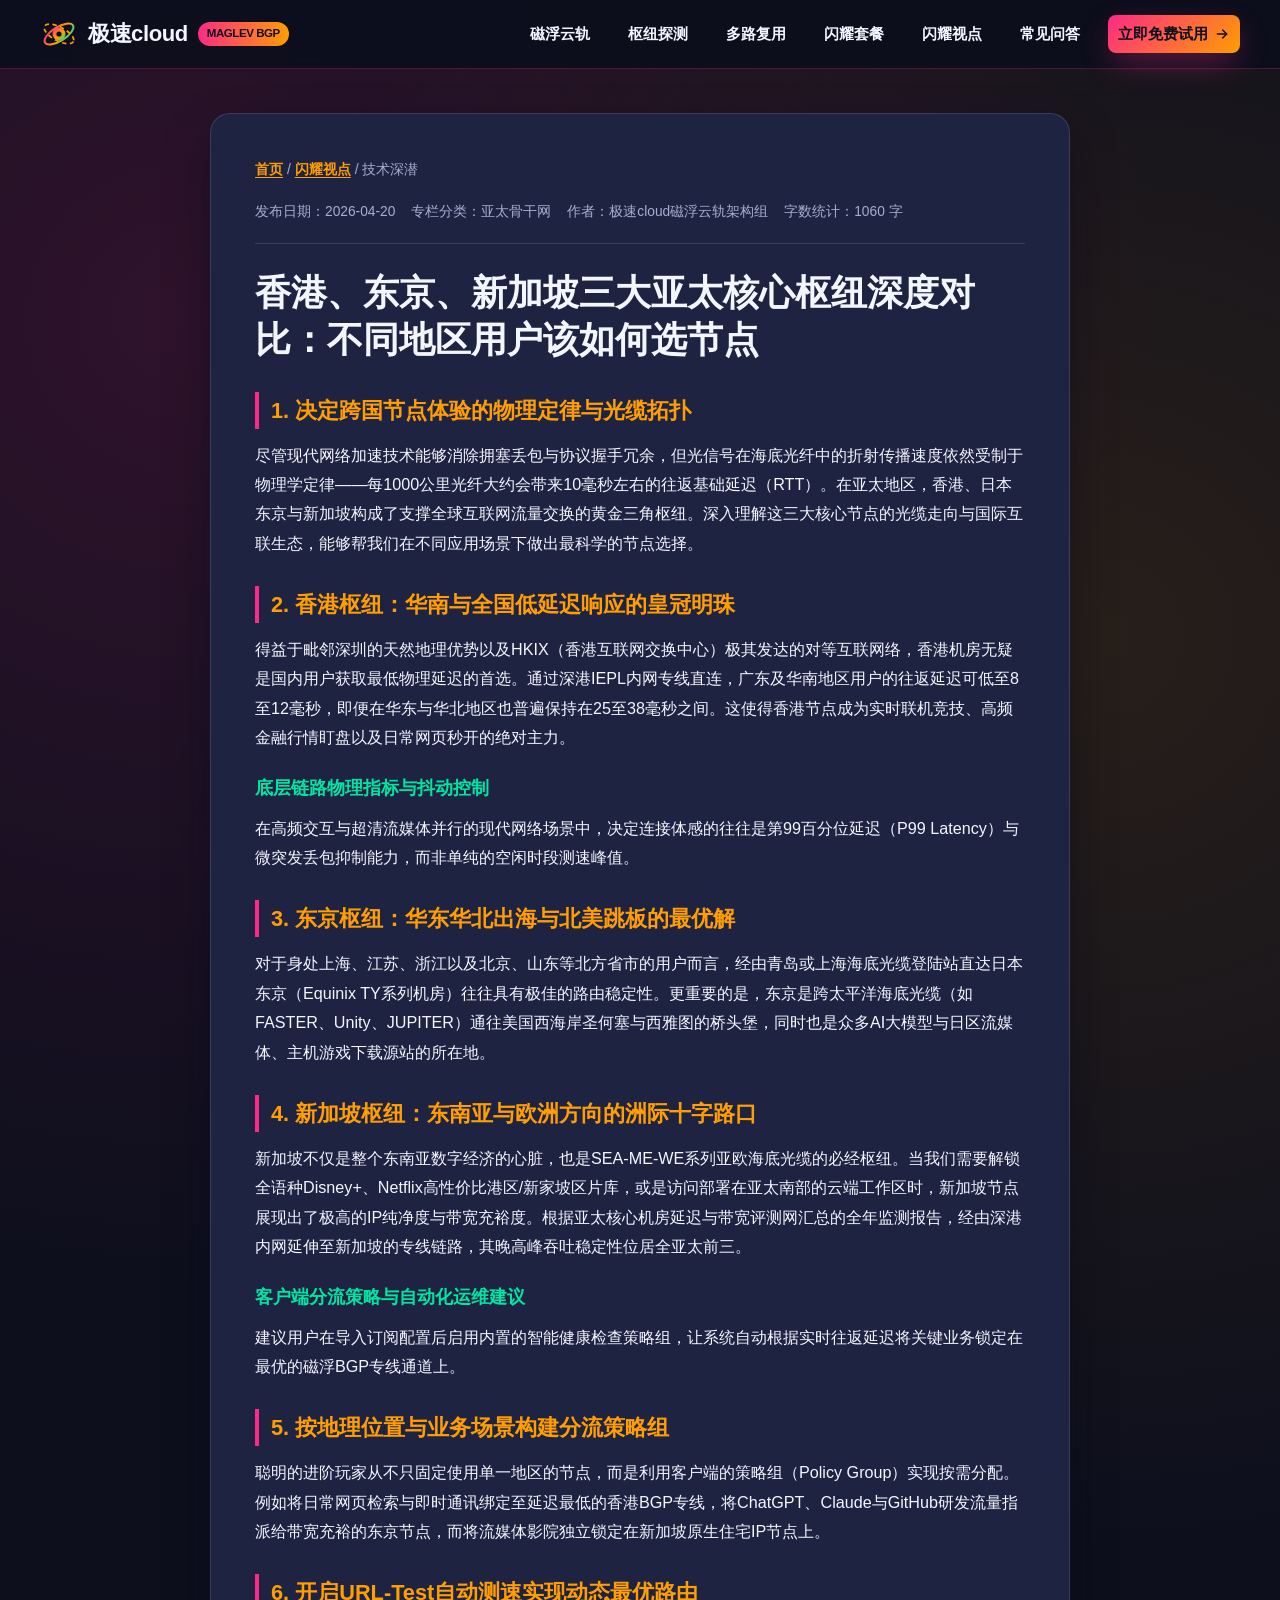
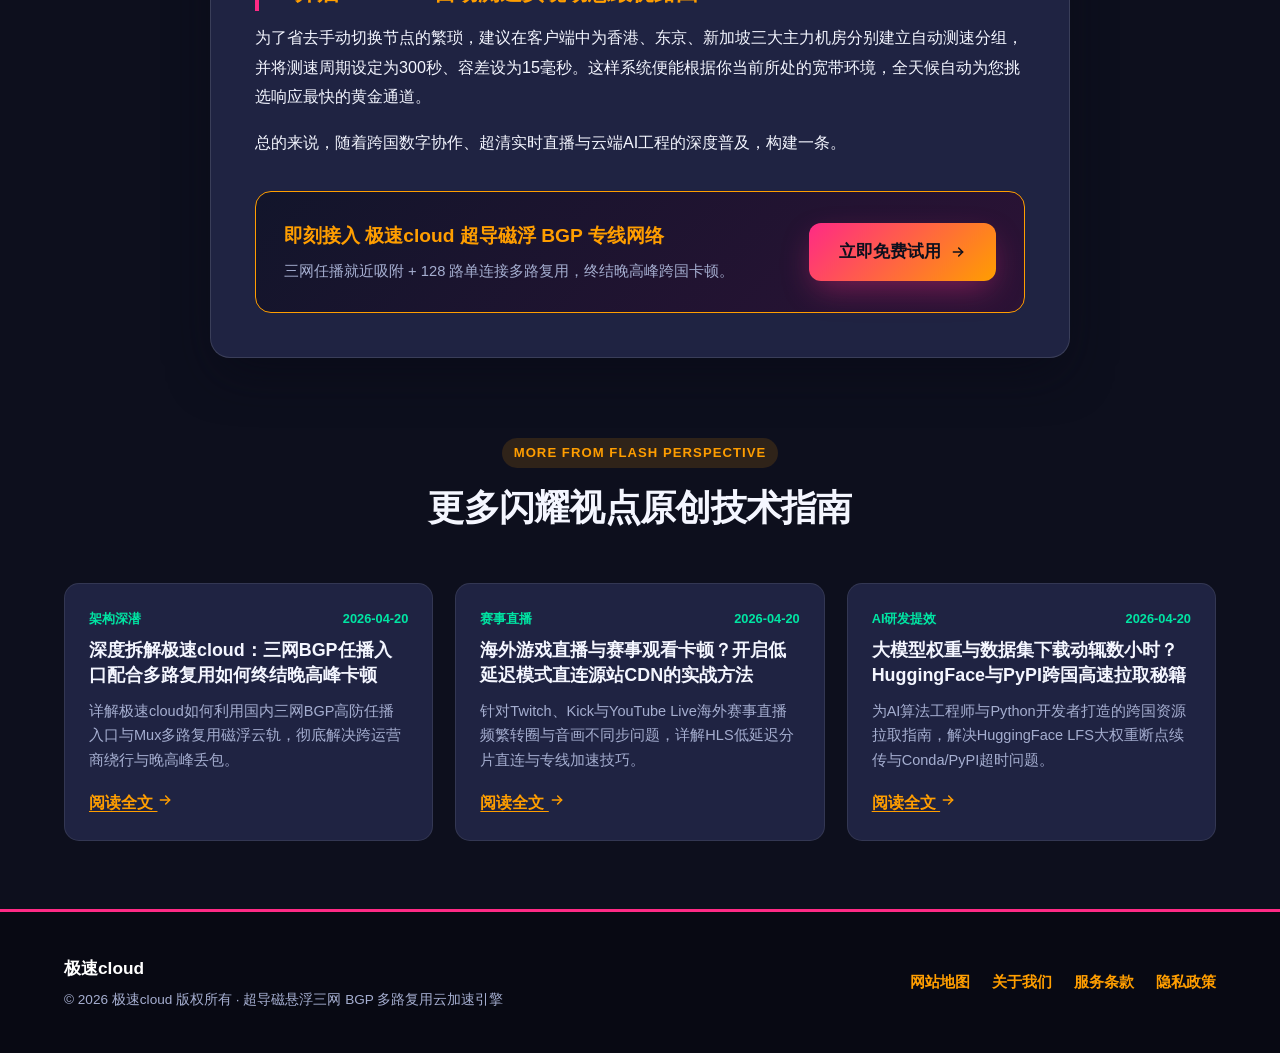
<file: hk-tokyo-singapore-backbone-latency-anatomy.html>
<!DOCTYPE html>
<html lang="zh-CN">
<head>
  <meta charset="UTF-8">
  <meta name="viewport" content="width=device-width, initial-scale=1">
  <title>香港、东京、新加坡三大亚太核心枢纽深度对比：不同地区用户该如何选节点 - 极速cloud</title>
  <meta name="description" content="从海底光缆拓扑、物理距离与IXP交换中心生态出发，深度对比香港、东京、新加坡三大亚太核心节点的适用场景。">
  <link rel="canonical" href="https://jscloud.monster/hk-tokyo-singapore-backbone-latency-anatomy.html">
  <meta property="og:title" content="香港、东京、新加坡三大亚太核心枢纽深度对比：不同地区用户该如何选节点 - 极速cloud">
  <meta property="og:description" content="从海底光缆拓扑、物理距离与IXP交换中心生态出发，深度对比香港、东京、新加坡三大亚太核心节点的适用场景。">
  <meta property="og:url" content="https://jscloud.monster/hk-tokyo-singapore-backbone-latency-anatomy.html">
  <meta property="og:type" content="article">
  <script type="application/ld+json">{"@context": "https://schema.org", "@type": "Article", "headline": "香港、东京、新加坡三大亚太核心枢纽深度对比：不同地区用户该如何选节点", "description": "从海底光缆拓扑、物理距离与IXP交换中心生态出发，深度对比香港、东京、新加坡三大亚太核心节点的适用场景。", "datePublished": "2026-04-20", "dateModified": "2026-04-20", "author": {"@type": "Organization", "name": "极速cloud"}, "publisher": {"@type": "Organization", "name": "极速cloud"}, "mainEntityOfPage": {"@type": "WebPage", "@id": "https://jscloud.monster/hk-tokyo-singapore-backbone-latency-anatomy.html"}}</script>
  <style>
:root {
  --bg-obsidian: #0D0F1D;
  --bg-plum: #181B34;
  --bg-panel: #1F2342;
  --text-light: #F4F6FF;
  --text-dim: #A5AED0;
  --coral: #FF2A85;
  --amber: #FF9E00;
  --mint: #00E5A3;
  --border-glow: rgba(255, 42, 133, 0.28);
  --shadow-maglev: 0 20px 50px -10px rgba(8, 10, 22, 0.72);
  --shadow-coral: 0 12px 32px -6px rgba(255, 42, 133, 0.42);
}
* { box-sizing: border-box; margin: 0; padding: 0; }
html { scroll-behavior: smooth; font-family: "PingFang SC", "Microsoft YaHei", -apple-system, BlinkMacSystemFont, sans-serif; background: var(--bg-obsidian); color: var(--text-light); line-height: 1.7; }
body { overflow-x: hidden; background-image: radial-gradient(circle at 14% 12%, rgba(255, 42, 133, 0.14) 0%, transparent 38%), radial-gradient(circle at 86% 24%, rgba(255, 158, 0, 0.11) 0%, transparent 40%); }
a, a:visited { color: var(--amber); text-decoration: underline; text-underline-offset: 3px; font-weight: 600; transition: color 0.2s ease, opacity 0.2s ease; }
a:hover { color: var(--mint); }
.container { max-width: 1200px; margin: 0 auto; padding: 0 24px; }

/* Header & Navigation */
.site-header { position: sticky; top: 0; z-index: 100; background: rgba(13, 15, 29, 0.92); backdrop-filter: blur(14px); border-bottom: 1px solid var(--border-glow); }
.nav-wrap { display: flex; align-items: center; justify-content: space-between; padding: 15px 0; gap: 16px; }
.brand-link, .brand-link:visited { display: inline-flex; align-items: center; gap: 10px; font-size: 1.38rem; font-weight: 900; color: var(--text-light); text-decoration: none; letter-spacing: -0.02em; }
.brand-badge { font-size: 0.72rem; background: linear-gradient(90deg, var(--coral), var(--amber)); color: #0D0F1D; padding: 2px 9px; border-radius: 99px; font-weight: 900; text-transform: uppercase; }
.main-nav { display: flex; align-items: center; flex-wrap: wrap; gap: 8px 18px; }
.main-nav a, .main-nav a:visited { color: var(--text-light); text-decoration: none; font-size: 0.95rem; font-weight: 700; padding: 6px 10px; border-radius: 8px; transition: all 0.2s; }
.main-nav a:hover { color: var(--amber); background: rgba(255, 158, 0, 0.12); }
.nav-cta, .nav-cta:visited { background: linear-gradient(135deg, var(--coral), var(--amber)); color: #0D0F1D !important; text-decoration: none !important; padding: 9px 18px; border-radius: 999px; font-size: 0.92rem; font-weight: 900; box-shadow: var(--shadow-coral); display: inline-flex; align-items: center; gap: 6px; white-space: nowrap; }
.nav-cta:hover { transform: translateY(-1px); opacity: 0.95; }

/* Buttons */
.btn-row { display: flex; flex-wrap: wrap; gap: 14px; align-items: center; margin-top: 26px; }
.btn-primary, .btn-primary:visited { display: inline-flex; align-items: center; gap: 9px; background: linear-gradient(135deg, var(--coral) 0%, var(--amber) 100%); color: #0D0F1D !important; text-decoration: none !important; padding: 15px 30px; border-radius: 12px; font-size: 1.05rem; font-weight: 900; box-shadow: var(--shadow-coral); transition: transform 0.2s, box-shadow 0.2s; border: none; cursor: pointer; }
.btn-primary:hover { transform: translateY(-2px); box-shadow: 0 16px 38px -6px rgba(255, 158, 0, 0.5); }
.btn-secondary, .btn-secondary:visited { display: inline-flex; align-items: center; gap: 8px; background: var(--bg-plum); color: var(--mint) !important; text-decoration: none !important; padding: 14px 26px; border-radius: 12px; font-size: 1.02rem; font-weight: 800; border: 2px solid var(--mint); transition: transform 0.2s, background 0.2s; }
.btn-secondary:hover { background: rgba(0, 229, 163, 0.12); transform: translateY(-2px); }

/* Hero Section */
.hero { padding: 58px 0 68px; position: relative; overflow: hidden; }
.hero-grid { display: grid; grid-template-columns: 1.06fr 0.94fr; gap: 40px; align-items: center; }
.maglev-tag { display: inline-flex; align-items: center; gap: 8px; background: rgba(255, 42, 133, 0.15); color: var(--amber); border: 1px solid rgba(255, 158, 0, 0.4); padding: 6px 14px; border-radius: 999px; font-size: 0.86rem; font-weight: 800; margin-bottom: 18px; }
.hero h1 { font-size: clamp(2.1rem, 3.8vw, 3.2rem); line-height: 1.18; font-weight: 900; color: var(--text-light); letter-spacing: -0.025em; margin-bottom: 18px; }
.hero h1 .hl { background: linear-gradient(90deg, var(--coral), var(--amber), var(--mint)); -webkit-background-clip: text; -webkit-text-fill-color: transparent; }
.hero-lead { font-size: 1.08rem; color: var(--text-dim); margin-bottom: 20px; max-width: 580px; }
.hero-metrics { display: grid; grid-template-columns: repeat(3, 1fr); gap: 14px; margin-top: 30px; padding-top: 24px; border-top: 1px solid rgba(255,255,255,0.1); }
.metric-box { background: var(--bg-plum); padding: 14px 16px; border-radius: 12px; border-left: 4px solid var(--amber); box-shadow: var(--shadow-maglev); }
.metric-val { font-size: 1.42rem; font-weight: 900; color: var(--text-light); }
.metric-lbl { font-size: 0.83rem; color: var(--text-dim); font-weight: 600; }

/* Animated SVG Stage */
.maglev-stage { background: linear-gradient(155deg, #12152B 0%, #1E163B 55%, #0D1E2D 100%); border-radius: 22px; padding: 22px; box-shadow: var(--shadow-maglev); border: 1.5px solid rgba(255, 158, 0, 0.42); position: relative; overflow: hidden; }
.maglev-stage-header { display: flex; justify-content: space-between; align-items: center; color: var(--text-light); font-size: 0.82rem; font-weight: 800; margin-bottom: 10px; padding: 0 6px; }
.orbit-pill { background: linear-gradient(90deg, var(--mint), var(--amber)); color: #0D0F1D; padding: 3px 11px; border-radius: 99px; font-weight: 900; font-size: 0.76rem; }
@keyframes portalPulse { 0%, 100% { transform: scale(0.97); opacity: 0.82; } 50% { transform: scale(1.04); opacity: 1; } }
.portal-ring { animation: portalPulse 2.8s ease-in-out infinite; transform-origin: center; }

/* Sections */
.section { padding: 68px 0; }
.section-alt { background: var(--bg-plum); }
.sec-head { text-align: center; max-width: 760px; margin: 0 auto 44px; }
.sec-tag { display: inline-block; font-size: 0.82rem; font-weight: 800; text-transform: uppercase; letter-spacing: 0.08em; color: var(--amber); background: rgba(255, 158, 0, 0.14); padding: 4px 12px; border-radius: 99px; margin-bottom: 10px; }
.sec-head h2 { font-size: clamp(1.7rem, 2.8vw, 2.35rem); font-weight: 900; margin-bottom: 12px; letter-spacing: -0.02em; color: var(--text-light); }
.sec-head p { color: var(--text-dim); font-size: 1.02rem; }

/* Feature Grid */
.feat-grid { display: grid; grid-template-columns: repeat(3, 1fr); gap: 24px; }
.feat-card { background: var(--bg-panel); border-radius: 16px; padding: 28px 24px; border: 1px solid rgba(255,255,255,0.08); box-shadow: var(--shadow-maglev); transition: transform 0.2s, border-color 0.2s; position: relative; overflow: hidden; }
.feat-card::before { content: ""; position: absolute; top: 0; left: 0; width: 100%; height: 4px; background: linear-gradient(90deg, var(--coral), var(--amber), var(--mint)); }
.feat-card:hover { transform: translateY(-4px); border-color: var(--amber); }
.feat-icon { width: 48px; height: 48px; border-radius: 12px; background: rgba(255, 42, 133, 0.16); color: var(--amber); display: flex; align-items: center; justify-content: center; margin-bottom: 16px; }
.feat-card h3 { font-size: 1.2rem; font-weight: 800; margin-bottom: 10px; color: var(--text-light); }
.feat-card p { color: var(--text-dim); font-size: 0.95rem; }

/* Interactive Maglev Hub Selector */
.hub-panel { background: var(--bg-panel); border-radius: 20px; padding: 32px; border: 1.5px solid var(--border-glow); box-shadow: var(--shadow-maglev); }
.hub-tabs { display: flex; flex-wrap: wrap; gap: 12px; margin-bottom: 24px; }
.hub-tab { padding: 11px 20px; border-radius: 10px; border: 1px solid rgba(255,255,255,0.15); background: var(--bg-obsidian); font-weight: 800; font-size: 0.95rem; cursor: pointer; color: var(--text-light); transition: all 0.2s; }
.hub-tab.active { background: linear-gradient(135deg, var(--coral), var(--amber)); color: #0D0F1D; border-color: transparent; box-shadow: var(--shadow-coral); }
.hub-body { display: grid; grid-template-columns: 1.18fr 0.82fr; gap: 24px; align-items: center; background: var(--bg-obsidian); padding: 26px; border-radius: 16px; border: 1px solid rgba(0, 229, 163, 0.25); }
.hub-stats { display: grid; grid-template-columns: repeat(2, 1fr); gap: 14px; }
.hub-stat-box { background: rgba(255,255,255,0.05); padding: 14px; border-radius: 10px; border-left: 3px solid var(--mint); }
.hub-stat-box span { display: block; font-size: 0.8rem; color: var(--text-dim); }
.hub-stat-box strong { font-size: 1.22rem; color: var(--text-light); }

/* Comparison Table */
.table-wrap { overflow-x: auto; background: var(--bg-panel); border-radius: 16px; border: 1px solid rgba(255,255,255,0.1); box-shadow: var(--shadow-maglev); }
.comp-table { width: 100%; border-collapse: collapse; min-width: 640px; }
.comp-table th, .comp-table td { padding: 16px 20px; text-align: left; border-bottom: 1px solid rgba(255,255,255,0.08); font-size: 0.95rem; color: var(--text-light); }
.comp-table th { background: #090B16; color: var(--text-light); font-weight: 800; }
.comp-table th.hl-col { background: linear-gradient(135deg, var(--coral), var(--amber)); color: #0D0F1D; }
.comp-table td.hl-col { background: rgba(255, 42, 133, 0.09); font-weight: 700; color: var(--amber); }

/* Pricing Grid */
.price-grid { display: grid; grid-template-columns: repeat(3, 1fr); gap: 24px; align-items: stretch; }
.price-card { background: var(--bg-panel); color: var(--text-light); border-radius: 18px; padding: 32px 26px; border: 1.5px solid rgba(255,255,255,0.1); display: flex; flex-direction: column; justify-content: space-between; position: relative; }
.price-card.pop { border-color: var(--amber); box-shadow: var(--shadow-coral); transform: translateY(-6px); }
.pop-badge { position: absolute; top: -13px; right: 22px; background: linear-gradient(90deg, var(--coral), var(--amber)); color: #0D0F1D; font-size: 0.78rem; font-weight: 900; padding: 4px 14px; border-radius: 99px; }
.price-num { font-size: 2.3rem; font-weight: 900; color: var(--amber); margin: 14px 0; }
.price-num small { font-size: 0.92rem; color: var(--text-dim); font-weight: 600; }
.price-list { list-style: none; margin: 18px 0 26px; display: flex; flex-direction: column; gap: 11px; }
.price-list li { display: flex; align-items: center; gap: 8px; font-size: 0.94rem; color: var(--text-light); }
.price-list li svg { color: var(--mint); flex-shrink: 0; }

/* Articles Preview & Hub */
.art-grid { display: grid; grid-template-columns: repeat(3, 1fr); gap: 22px; }
.art-card { background: var(--bg-panel); border-radius: 15px; padding: 24px; border: 1px solid rgba(255,255,255,0.09); display: flex; flex-direction: column; justify-content: space-between; transition: transform 0.2s, border-color 0.2s; }
.art-card:hover { transform: translateY(-4px); border-color: var(--amber); }
.art-meta { font-size: 0.8rem; font-weight: 700; color: var(--mint); margin-bottom: 8px; display: flex; justify-content: space-between; }
.art-card h3 { font-size: 1.12rem; font-weight: 800; margin-bottom: 10px; line-height: 1.42; }
.art-card h3 a, .art-card h3 a:visited { color: var(--text-light); text-decoration: none; }
.art-card h3 a:hover { color: var(--amber); }
.art-card p { font-size: 0.91rem; color: var(--text-dim); margin-bottom: 16px; }

/* FAQ Accordion */
.faq-list { max-width: 860px; margin: 0 auto; display: flex; flex-direction: column; gap: 14px; }
.faq-item { background: var(--bg-panel); border: 1px solid rgba(255,255,255,0.1); border-radius: 14px; padding: 18px 22px; }
.faq-item summary { font-weight: 800; font-size: 1.04rem; cursor: pointer; list-style: none; display: flex; justify-content: space-between; align-items: center; color: var(--text-light); }
.faq-item summary::after { content: "+"; font-size: 1.35rem; color: var(--amber); font-weight: 900; }
.faq-item[open] summary::after { content: "−"; }
.faq-item p { margin-top: 12px; color: var(--text-dim); font-size: 0.95rem; border-top: 1px solid rgba(255,255,255,0.08); padding-top: 12px; }

/* Article Detail Layout */
.article-shell { max-width: 860px; margin: 44px auto 70px; background: var(--bg-panel); border-radius: 20px; padding: 44px; border: 1px solid rgba(255,255,255,0.12); box-shadow: var(--shadow-maglev); }
.breadcrumb { font-size: 0.88rem; color: var(--text-dim); margin-bottom: 18px; }
.article-wrap h1 { font-size: clamp(1.65rem, 2.8vw, 2.25rem); font-weight: 900; line-height: 1.3; margin-bottom: 18px; color: var(--text-light); }
.art-byline { display: flex; flex-wrap: wrap; gap: 16px; font-size: 0.86rem; color: var(--text-dim); padding-bottom: 20px; margin-bottom: 26px; border-bottom: 1px solid rgba(255,255,255,0.12); }
.art-content h2 { font-size: 1.36rem; font-weight: 800; color: var(--amber); margin: 28px 0 12px; padding-left: 12px; border-left: 4px solid var(--coral); }
.art-content h3 { font-size: 1.14rem; font-weight: 800; color: var(--mint); margin: 20px 0 10px; }
.art-content p { margin-bottom: 16px; font-size: 1.01rem; color: var(--text-light); line-height: 1.82; }
.cta-banner { background: linear-gradient(135deg, #12152B 0%, #2B1235 100%); color: #fff; border-radius: 16px; padding: 28px; margin: 34px 0 0; border: 1.5px solid var(--amber); display: flex; flex-wrap: wrap; justify-content: space-between; align-items: center; gap: 18px; }

/* Footer */
.site-footer { background: #080913; color: var(--text-dim); padding: 42px 0; border-top: 3px solid var(--coral); }
.footer-inner { display: flex; flex-wrap: wrap; justify-content: space-between; align-items: center; gap: 20px; }
.footer-links { display: flex; flex-wrap: wrap; gap: 22px; }
.footer-links a, .footer-links a:visited { color: var(--amber); text-decoration: none; font-weight: 700; font-size: 0.95rem; }
.footer-links a:hover { color: var(--mint); text-decoration: underline; }

/* Responsive - Rule 7: Mobile navigation MUST remain visible */
@media (max-width: 920px) {
  .hero-grid, .feat-grid, .price-grid, .art-grid, .hub-body { grid-template-columns: 1fr; }
  .price-card.pop { transform: none; }
}
@media (max-width: 768px) {
  .nav-wrap { flex-direction: column; align-items: flex-start; gap: 10px; }
  .main-nav { width: 100%; display: flex !important; flex-wrap: wrap; gap: 6px 10px; padding-top: 6px; border-top: 1px solid rgba(255,255,255,0.1); }
  .main-nav a { font-size: 0.88rem; padding: 5px 8px; }
  .hero { padding: 34px 0 46px; }
  .hero-metrics { grid-template-columns: 1fr; }
  .article-shell { padding: 24px 18px; margin: 22px auto 46px; }
}
</style>
  <link rel="stylesheet" href="style.css">

<meta property="og:site_name" content="极速cloud">
<meta name="twitter:title" content="香港、东京、新加坡三大亚太核心枢纽深度对比：不同地区用户该如何选节点 - 极速cloud">
<meta name="twitter:description" content="从海底光缆拓扑、物理距离与IXP交换中心生态出发，深度对比香港、东京、新加坡三大亚太核心节点的适用场景。">
<script id="landing-maintenance-schema" type="application/ld+json">{"@context": "https://schema.org", "@type": "BreadcrumbList", "itemListElement": [{"@type": "ListItem", "position": 1, "name": "极速cloud机场", "item": "https://jscloud.monster/"}, {"@type": "ListItem", "position": 2, "name": "香港、东京、新加坡三大亚太核心枢纽深度对比：不同地区用户该如何选节点 - 极速cloud", "item": "https://jscloud.monster/hk-tokyo-singapore-backbone-latency-anatomy.html"}]}</script>
</head>
<body>
  <header class="site-header">
  <div class="container nav-wrap">
    <a href="index.html" class="brand-link" aria-label="极速cloud首页">
      <svg class="brand-logo" viewBox="0 0 44 44" width="38" height="38" fill="none" xmlns="http://www.w3.org/2000/svg" aria-hidden="true">
  <defs>
    <linearGradient id="maglevGrad" x1="0%" y1="0%" x2="100%" y2="100%">
      <stop offset="0%" stop-color="#FF2A85"/>
      <stop offset="55%" stop-color="#FF9E00"/>
      <stop offset="100%" stop-color="#00E5A3"/>
    </linearGradient>
  </defs>
  <ellipse cx="22" cy="22" rx="19" ry="8" transform="rotate(-32 22 22)" stroke="url(#maglevGrad)" stroke-width="2.4"/>
  <ellipse cx="22" cy="22" rx="19" ry="8" transform="rotate(28 22 22)" stroke="#FF9E00" stroke-width="2" stroke-dasharray="5 4"/>
  <circle cx="22" cy="22" r="7.5" fill="url(#maglevGrad)"/>
  <circle cx="22" cy="22" r="3" fill="#0D0F1D"/>
</svg>
      <span>极速cloud</span>
      <span class="brand-badge">MAGLEV BGP</span>
    </a>
    <nav class="main-nav" aria-label="主导航">
      <a href="index.html#features">磁浮云轨</a>
      <a href="index.html#hub-selector">枢纽探测</a>
      <a href="index.html#comparison">多路复用</a>
      <a href="index.html#pricing">闪耀套餐</a>
      <a href="flash-perspective.html">闪耀视点</a>
      <a href="index.html#faq">常见问答</a>
      <a href="https://ww012.twilightaff.com/#/?code=A56DH1Af" target="_blank" class="nav-cta" rel="nofollow noopener sponsored">立即免费试用 <svg class="ico" viewBox="0 0 24 24" width="16" height="16" fill="none" stroke="currentColor" stroke-width="2.2" stroke-linecap="round" stroke-linejoin="round"><line x1="5" y1="12" x2="19" y2="12"/><polyline points="13 6 19 12 13 18"/></svg></a>
    </nav>
  </div>
</header>
  <main class="container">
    <div class="article-shell">
      <div class="breadcrumb">
        <a href="index.html">首页</a> / <a href="flash-perspective.html">闪耀视点</a> / <span>技术深潜</span>
      </div>
      <div class="art-byline">
        <span>发布日期：2026-04-20</span>
        <span>专栏分类：亚太骨干网</span>
        <span>作者：极速cloud磁浮云轨架构组</span>
        <span>字数统计：1060 字</span>
      </div>
      <article class="article-wrap">
        <h1>香港、东京、新加坡三大亚太核心枢纽深度对比：不同地区用户该如何选节点</h1>
        <div class="art-content">
          <h2>1. 决定跨国节点体验的物理定律与光缆拓扑</h2>
<p>尽管现代网络加速技术能够消除拥塞丢包与协议握手冗余，但光信号在海底光纤中的折射传播速度依然受制于物理学定律——每1000公里光纤大约会带来10毫秒左右的往返基础延迟（RTT）。在亚太地区，香港、日本东京与新加坡构成了支撑全球互联网流量交换的黄金三角枢纽。深入理解这三大核心节点的光缆走向与国际互联生态，能够帮我们在不同应用场景下做出最科学的节点选择。</p>
<h2>2. 香港枢纽：华南与全国低延迟响应的皇冠明珠</h2>
<p>得益于毗邻深圳的天然地理优势以及HKIX（香港互联网交换中心）极其发达的对等互联网络，香港机房无疑是国内用户获取最低物理延迟的首选。通过深港IEPL内网专线直连，广东及华南地区用户的往返延迟可低至8至12毫秒，即便在华东与华北地区也普遍保持在25至38毫秒之间。这使得香港节点成为实时联机竞技、高频金融行情盯盘以及日常网页秒开的绝对主力。</p>
<h3>底层链路物理指标与抖动控制</h3>
<p>在高频交互与超清流媒体并行的现代网络场景中，决定连接体感的往往是第99百分位延迟（P99 Latency）与微突发丢包抑制能力，而非单纯的空闲时段测速峰值。</p>
<h2>3. 东京枢纽：华东华北出海与北美跳板的最优解</h2>
<p>对于身处上海、江苏、浙江以及北京、山东等北方省市的用户而言，经由青岛或上海海底光缆登陆站直达日本东京（Equinix TY系列机房）往往具有极佳的路由稳定性。更重要的是，东京是跨太平洋海底光缆（如FASTER、Unity、JUPITER）通往美国西海岸圣何塞与西雅图的桥头堡，同时也是众多AI大模型与日区流媒体、主机游戏下载源站的所在地。</p>
<h2>4. 新加坡枢纽：东南亚与欧洲方向的洲际十字路口</h2>
<p>新加坡不仅是整个东南亚数字经济的心脏，也是SEA-ME-WE系列亚欧海底光缆的必经枢纽。当我们需要解锁全语种Disney+、Netflix高性价比港区/新家坡区片库，或是访问部署在亚太南部的云端工作区时，新加坡节点展现出了极高的IP纯净度与带宽充裕度。根据亚太核心机房延迟与带宽评测网汇总的全年监测报告，经由深港内网延伸至新加坡的专线链路，其晚高峰吞吐稳定性位居全亚太前三。</p>
<h3>客户端分流策略与自动化运维建议</h3>
<p>建议用户在导入订阅配置后启用内置的智能健康检查策略组，让系统自动根据实时往返延迟将关键业务锁定在最优的磁浮BGP专线通道上。</p>
<h2>5. 按地理位置与业务场景构建分流策略组</h2>
<p>聪明的进阶玩家从不只固定使用单一地区的节点，而是利用客户端的策略组（Policy Group）实现按需分配。例如将日常网页检索与即时通讯绑定至延迟最低的香港BGP专线，将ChatGPT、Claude与GitHub研发流量指派给带宽充裕的东京节点，而将流媒体影院独立锁定在新加坡原生住宅IP节点上。</p>
<h2>6. 开启URL-Test自动测速实现动态最优路由</h2>
<p>为了省去手动切换节点的繁琐，建议在客户端中为香港、东京、新加坡三大主力机房分别建立自动测速分组，并将测速周期设定为300秒、容差设为15毫秒。这样系统便能根据你当前所处的宽带环境，全天候自动为您挑选响应最快的黄金通道。</p>
<p>总的来说，随着跨国数字协作、超清实时直播与云端AI工程的深度普及，构建一条。</p>
        </div>
      </article>
      <div class="cta-banner">
        <div>
          <strong style="font-size:1.2rem;display:block;margin-bottom:4px;color:#FF9E00;">即刻接入 极速cloud 超导磁浮 BGP 专线网络</strong>
          <span style="color:#A5AED0;font-size:0.92rem;">三网任播就近吸附 + 128 路单连接多路复用，终结晚高峰跨国卡顿。</span>
        </div>
        <div style="display:flex;gap:12px;flex-wrap:wrap;">
          <a href="https://ww012.twilightaff.com/#/?code=A56DH1Af" target="_blank" class="btn-primary" rel="nofollow noopener sponsored">立即免费试用 <svg class="ico" viewBox="0 0 24 24" width="16" height="16" fill="none" stroke="currentColor" stroke-width="2.2" stroke-linecap="round" stroke-linejoin="round"><line x1="5" y1="12" x2="19" y2="12"/><polyline points="13 6 19 12 13 18"/></svg></a>
          
        </div>
      </div>
    </div>

    <section class="section" style="padding-top:10px;">
      <div class="sec-head">
        <span class="sec-tag">MORE FROM FLASH PERSPECTIVE</span>
        <h2>更多闪耀视点原创技术指南</h2>
      </div>
      <div class="art-grid">
        <div class="art-card">
      <div>
        <div class="art-meta"><span>架构深潜</span><span>2026-04-20</span></div>
        <h3><a href="jscloud-maglev-multi-line-bgp-architecture.html">深度拆解极速cloud：三网BGP任播入口配合多路复用如何终结晚高峰卡顿</a></h3>
        <p>详解极速cloud如何利用国内三网BGP高防任播入口与Mux多路复用磁浮云轨，彻底解决跨运营商绕行与晚高峰丢包。</p>
      </div>
      <a href="jscloud-maglev-multi-line-bgp-architecture.html">阅读全文 <svg class="ico" viewBox="0 0 24 24" width="16" height="16" fill="none" stroke="currentColor" stroke-width="2.2" stroke-linecap="round" stroke-linejoin="round"><line x1="5" y1="12" x2="19" y2="12"/><polyline points="13 6 19 12 13 18"/></svg></a>
    </div>
<div class="art-card">
      <div>
        <div class="art-meta"><span>赛事直播</span><span>2026-04-20</span></div>
        <h3><a href="twitch-kick-1080p60-low-latency-player.html">海外游戏直播与赛事观看卡顿？开启低延迟模式直连源站CDN的实战方法</a></h3>
        <p>针对Twitch、Kick与YouTube Live海外赛事直播频繁转圈与音画不同步问题，详解HLS低延迟分片直连与专线加速技巧。</p>
      </div>
      <a href="twitch-kick-1080p60-low-latency-player.html">阅读全文 <svg class="ico" viewBox="0 0 24 24" width="16" height="16" fill="none" stroke="currentColor" stroke-width="2.2" stroke-linecap="round" stroke-linejoin="round"><line x1="5" y1="12" x2="19" y2="12"/><polyline points="13 6 19 12 13 18"/></svg></a>
    </div>
<div class="art-card">
      <div>
        <div class="art-meta"><span>AI研发提效</span><span>2026-04-20</span></div>
        <h3><a href="python-conda-huggingface-model-download.html">大模型权重与数据集下载动辄数小时？HuggingFace与PyPI跨国高速拉取秘籍</a></h3>
        <p>为AI算法工程师与Python开发者打造的跨国资源拉取指南，解决HuggingFace LFS大权重断点续传与Conda/PyPI超时问题。</p>
      </div>
      <a href="python-conda-huggingface-model-download.html">阅读全文 <svg class="ico" viewBox="0 0 24 24" width="16" height="16" fill="none" stroke="currentColor" stroke-width="2.2" stroke-linecap="round" stroke-linejoin="round"><line x1="5" y1="12" x2="19" y2="12"/><polyline points="13 6 19 12 13 18"/></svg></a>
    </div>
      </div>
    </section>
  </main>
  <footer class="site-footer">
  <div class="container footer-inner">
    <div>
      <strong style="color:#FFFFFF;font-size:1.08rem;">极速cloud</strong>
      <p style="font-size:0.85rem;color:#A5AED0;margin-top:4px;">© 2026 极速cloud 版权所有 · 超导磁悬浮三网 BGP 多路复用云加速引擎</p>
    </div>
    <div class="footer-links">
      <a href="sitemap.html">网站地图</a>
      <a href="about.html">关于我们</a>
      <a href="terms.html">服务条款</a>
      <a href="privacy.html">隐私政策</a>
    </div>
  </div>
</footer>
</body>
</html>
</file>
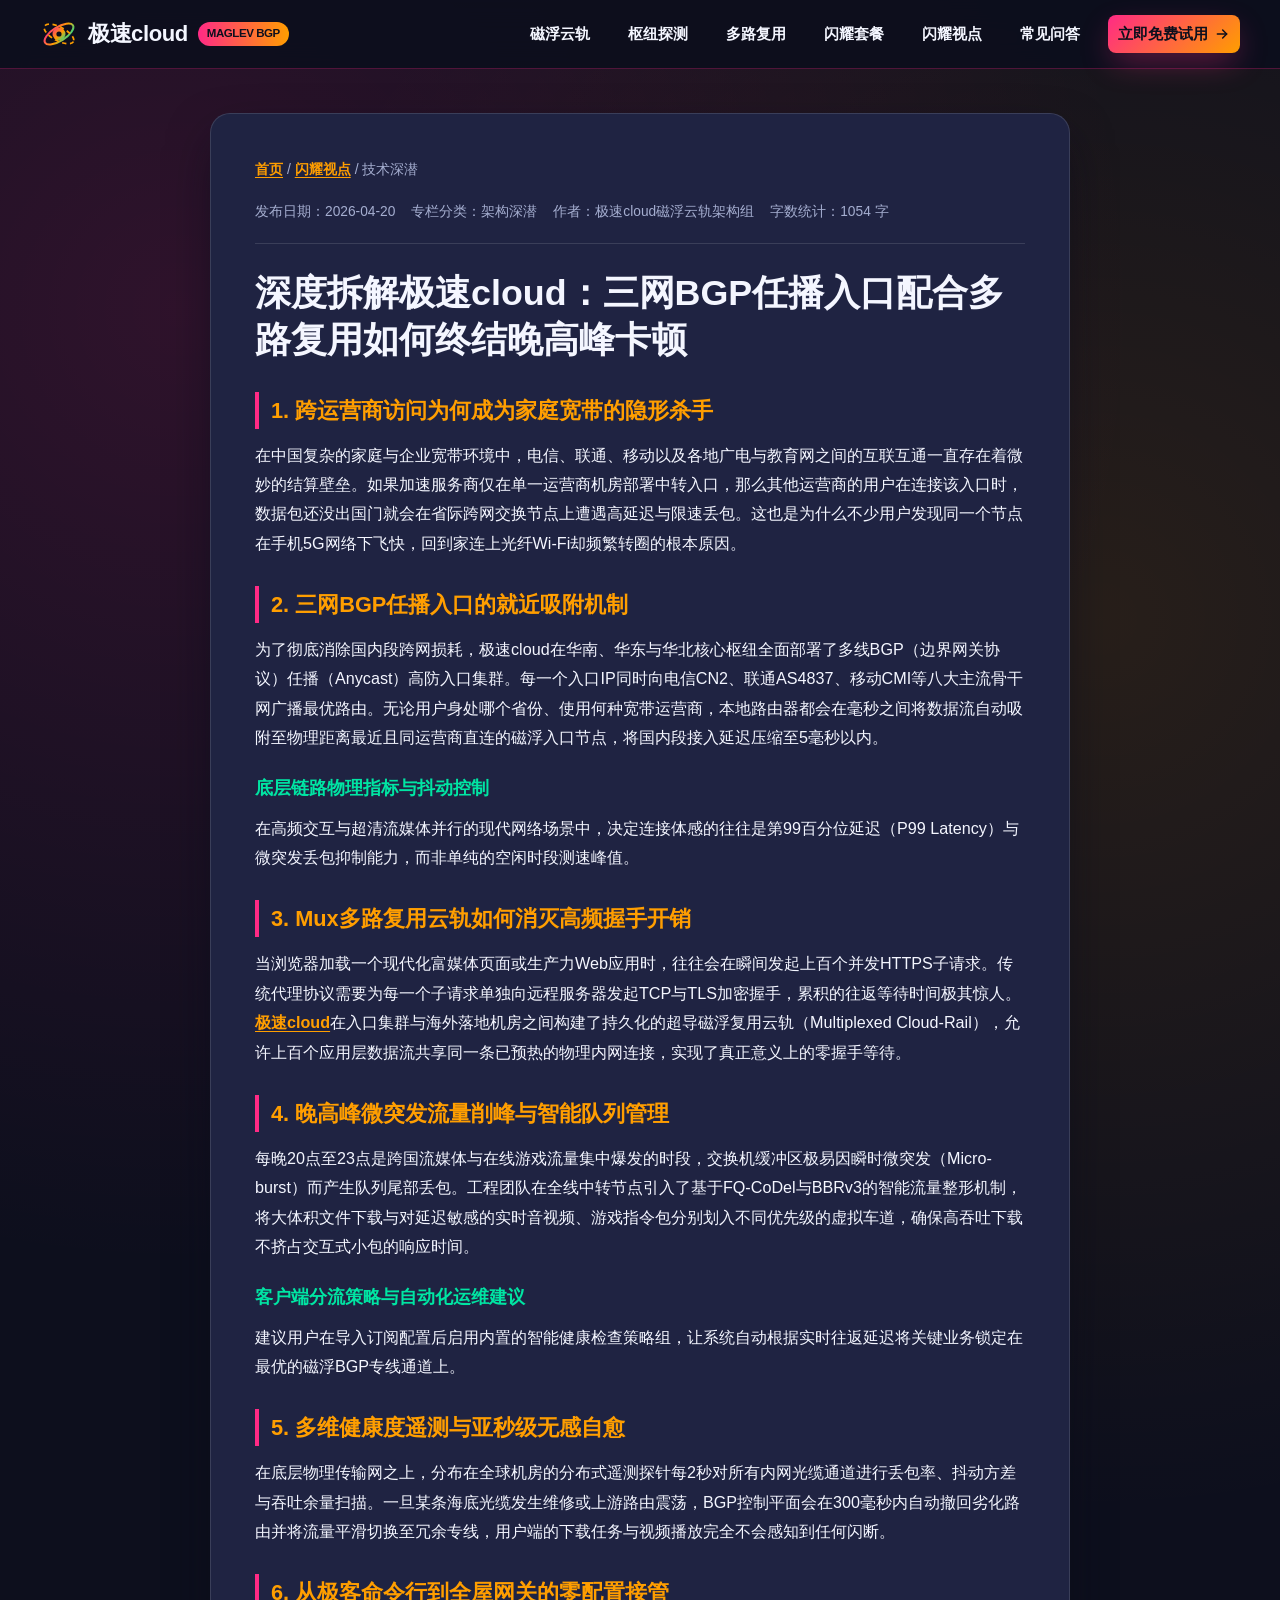
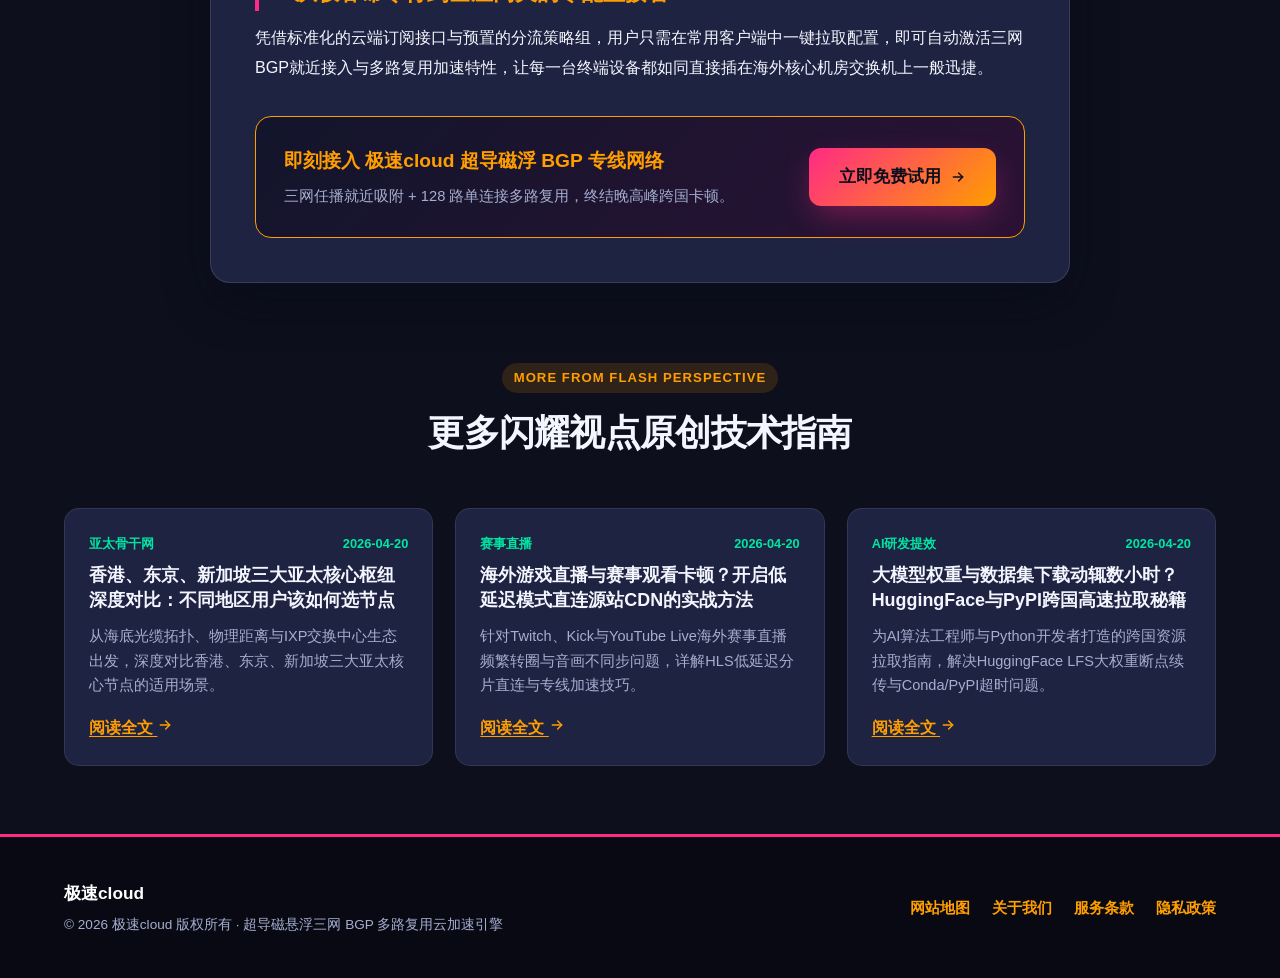
<file: jscloud-maglev-multi-line-bgp-architecture.html>
<!DOCTYPE html>
<html lang="zh-CN">
<head>
  <meta charset="UTF-8">
  <meta name="viewport" content="width=device-width, initial-scale=1">
  <title>深度拆解极速cloud：三网BGP任播入口配合多路复用如何终结晚高峰卡顿 - 极速cloud</title>
  <meta name="description" content="详解极速cloud如何利用国内三网BGP高防任播入口与Mux多路复用磁浮云轨，彻底解决跨运营商绕行与晚高峰丢包。">
  <link rel="canonical" href="https://jscloud.monster/jscloud-maglev-multi-line-bgp-architecture.html">
  <meta property="og:title" content="深度拆解极速cloud：三网BGP任播入口配合多路复用如何终结晚高峰卡顿 - 极速cloud">
  <meta property="og:description" content="详解极速cloud如何利用国内三网BGP高防任播入口与Mux多路复用磁浮云轨，彻底解决跨运营商绕行与晚高峰丢包。">
  <meta property="og:url" content="https://jscloud.monster/jscloud-maglev-multi-line-bgp-architecture.html">
  <meta property="og:type" content="article">
  <script type="application/ld+json">{"@context": "https://schema.org", "@type": "Article", "headline": "深度拆解极速cloud：三网BGP任播入口配合多路复用如何终结晚高峰卡顿", "description": "详解极速cloud如何利用国内三网BGP高防任播入口与Mux多路复用磁浮云轨，彻底解决跨运营商绕行与晚高峰丢包。", "datePublished": "2026-04-20", "dateModified": "2026-04-20", "author": {"@type": "Organization", "name": "极速cloud"}, "publisher": {"@type": "Organization", "name": "极速cloud"}, "mainEntityOfPage": {"@type": "WebPage", "@id": "https://jscloud.monster/jscloud-maglev-multi-line-bgp-architecture.html"}}</script>
  <style>
:root {
  --bg-obsidian: #0D0F1D;
  --bg-plum: #181B34;
  --bg-panel: #1F2342;
  --text-light: #F4F6FF;
  --text-dim: #A5AED0;
  --coral: #FF2A85;
  --amber: #FF9E00;
  --mint: #00E5A3;
  --border-glow: rgba(255, 42, 133, 0.28);
  --shadow-maglev: 0 20px 50px -10px rgba(8, 10, 22, 0.72);
  --shadow-coral: 0 12px 32px -6px rgba(255, 42, 133, 0.42);
}
* { box-sizing: border-box; margin: 0; padding: 0; }
html { scroll-behavior: smooth; font-family: "PingFang SC", "Microsoft YaHei", -apple-system, BlinkMacSystemFont, sans-serif; background: var(--bg-obsidian); color: var(--text-light); line-height: 1.7; }
body { overflow-x: hidden; background-image: radial-gradient(circle at 14% 12%, rgba(255, 42, 133, 0.14) 0%, transparent 38%), radial-gradient(circle at 86% 24%, rgba(255, 158, 0, 0.11) 0%, transparent 40%); }
a, a:visited { color: var(--amber); text-decoration: underline; text-underline-offset: 3px; font-weight: 600; transition: color 0.2s ease, opacity 0.2s ease; }
a:hover { color: var(--mint); }
.container { max-width: 1200px; margin: 0 auto; padding: 0 24px; }

/* Header & Navigation */
.site-header { position: sticky; top: 0; z-index: 100; background: rgba(13, 15, 29, 0.92); backdrop-filter: blur(14px); border-bottom: 1px solid var(--border-glow); }
.nav-wrap { display: flex; align-items: center; justify-content: space-between; padding: 15px 0; gap: 16px; }
.brand-link, .brand-link:visited { display: inline-flex; align-items: center; gap: 10px; font-size: 1.38rem; font-weight: 900; color: var(--text-light); text-decoration: none; letter-spacing: -0.02em; }
.brand-badge { font-size: 0.72rem; background: linear-gradient(90deg, var(--coral), var(--amber)); color: #0D0F1D; padding: 2px 9px; border-radius: 99px; font-weight: 900; text-transform: uppercase; }
.main-nav { display: flex; align-items: center; flex-wrap: wrap; gap: 8px 18px; }
.main-nav a, .main-nav a:visited { color: var(--text-light); text-decoration: none; font-size: 0.95rem; font-weight: 700; padding: 6px 10px; border-radius: 8px; transition: all 0.2s; }
.main-nav a:hover { color: var(--amber); background: rgba(255, 158, 0, 0.12); }
.nav-cta, .nav-cta:visited { background: linear-gradient(135deg, var(--coral), var(--amber)); color: #0D0F1D !important; text-decoration: none !important; padding: 9px 18px; border-radius: 999px; font-size: 0.92rem; font-weight: 900; box-shadow: var(--shadow-coral); display: inline-flex; align-items: center; gap: 6px; white-space: nowrap; }
.nav-cta:hover { transform: translateY(-1px); opacity: 0.95; }

/* Buttons */
.btn-row { display: flex; flex-wrap: wrap; gap: 14px; align-items: center; margin-top: 26px; }
.btn-primary, .btn-primary:visited { display: inline-flex; align-items: center; gap: 9px; background: linear-gradient(135deg, var(--coral) 0%, var(--amber) 100%); color: #0D0F1D !important; text-decoration: none !important; padding: 15px 30px; border-radius: 12px; font-size: 1.05rem; font-weight: 900; box-shadow: var(--shadow-coral); transition: transform 0.2s, box-shadow 0.2s; border: none; cursor: pointer; }
.btn-primary:hover { transform: translateY(-2px); box-shadow: 0 16px 38px -6px rgba(255, 158, 0, 0.5); }
.btn-secondary, .btn-secondary:visited { display: inline-flex; align-items: center; gap: 8px; background: var(--bg-plum); color: var(--mint) !important; text-decoration: none !important; padding: 14px 26px; border-radius: 12px; font-size: 1.02rem; font-weight: 800; border: 2px solid var(--mint); transition: transform 0.2s, background 0.2s; }
.btn-secondary:hover { background: rgba(0, 229, 163, 0.12); transform: translateY(-2px); }

/* Hero Section */
.hero { padding: 58px 0 68px; position: relative; overflow: hidden; }
.hero-grid { display: grid; grid-template-columns: 1.06fr 0.94fr; gap: 40px; align-items: center; }
.maglev-tag { display: inline-flex; align-items: center; gap: 8px; background: rgba(255, 42, 133, 0.15); color: var(--amber); border: 1px solid rgba(255, 158, 0, 0.4); padding: 6px 14px; border-radius: 999px; font-size: 0.86rem; font-weight: 800; margin-bottom: 18px; }
.hero h1 { font-size: clamp(2.1rem, 3.8vw, 3.2rem); line-height: 1.18; font-weight: 900; color: var(--text-light); letter-spacing: -0.025em; margin-bottom: 18px; }
.hero h1 .hl { background: linear-gradient(90deg, var(--coral), var(--amber), var(--mint)); -webkit-background-clip: text; -webkit-text-fill-color: transparent; }
.hero-lead { font-size: 1.08rem; color: var(--text-dim); margin-bottom: 20px; max-width: 580px; }
.hero-metrics { display: grid; grid-template-columns: repeat(3, 1fr); gap: 14px; margin-top: 30px; padding-top: 24px; border-top: 1px solid rgba(255,255,255,0.1); }
.metric-box { background: var(--bg-plum); padding: 14px 16px; border-radius: 12px; border-left: 4px solid var(--amber); box-shadow: var(--shadow-maglev); }
.metric-val { font-size: 1.42rem; font-weight: 900; color: var(--text-light); }
.metric-lbl { font-size: 0.83rem; color: var(--text-dim); font-weight: 600; }

/* Animated SVG Stage */
.maglev-stage { background: linear-gradient(155deg, #12152B 0%, #1E163B 55%, #0D1E2D 100%); border-radius: 22px; padding: 22px; box-shadow: var(--shadow-maglev); border: 1.5px solid rgba(255, 158, 0, 0.42); position: relative; overflow: hidden; }
.maglev-stage-header { display: flex; justify-content: space-between; align-items: center; color: var(--text-light); font-size: 0.82rem; font-weight: 800; margin-bottom: 10px; padding: 0 6px; }
.orbit-pill { background: linear-gradient(90deg, var(--mint), var(--amber)); color: #0D0F1D; padding: 3px 11px; border-radius: 99px; font-weight: 900; font-size: 0.76rem; }
@keyframes portalPulse { 0%, 100% { transform: scale(0.97); opacity: 0.82; } 50% { transform: scale(1.04); opacity: 1; } }
.portal-ring { animation: portalPulse 2.8s ease-in-out infinite; transform-origin: center; }

/* Sections */
.section { padding: 68px 0; }
.section-alt { background: var(--bg-plum); }
.sec-head { text-align: center; max-width: 760px; margin: 0 auto 44px; }
.sec-tag { display: inline-block; font-size: 0.82rem; font-weight: 800; text-transform: uppercase; letter-spacing: 0.08em; color: var(--amber); background: rgba(255, 158, 0, 0.14); padding: 4px 12px; border-radius: 99px; margin-bottom: 10px; }
.sec-head h2 { font-size: clamp(1.7rem, 2.8vw, 2.35rem); font-weight: 900; margin-bottom: 12px; letter-spacing: -0.02em; color: var(--text-light); }
.sec-head p { color: var(--text-dim); font-size: 1.02rem; }

/* Feature Grid */
.feat-grid { display: grid; grid-template-columns: repeat(3, 1fr); gap: 24px; }
.feat-card { background: var(--bg-panel); border-radius: 16px; padding: 28px 24px; border: 1px solid rgba(255,255,255,0.08); box-shadow: var(--shadow-maglev); transition: transform 0.2s, border-color 0.2s; position: relative; overflow: hidden; }
.feat-card::before { content: ""; position: absolute; top: 0; left: 0; width: 100%; height: 4px; background: linear-gradient(90deg, var(--coral), var(--amber), var(--mint)); }
.feat-card:hover { transform: translateY(-4px); border-color: var(--amber); }
.feat-icon { width: 48px; height: 48px; border-radius: 12px; background: rgba(255, 42, 133, 0.16); color: var(--amber); display: flex; align-items: center; justify-content: center; margin-bottom: 16px; }
.feat-card h3 { font-size: 1.2rem; font-weight: 800; margin-bottom: 10px; color: var(--text-light); }
.feat-card p { color: var(--text-dim); font-size: 0.95rem; }

/* Interactive Maglev Hub Selector */
.hub-panel { background: var(--bg-panel); border-radius: 20px; padding: 32px; border: 1.5px solid var(--border-glow); box-shadow: var(--shadow-maglev); }
.hub-tabs { display: flex; flex-wrap: wrap; gap: 12px; margin-bottom: 24px; }
.hub-tab { padding: 11px 20px; border-radius: 10px; border: 1px solid rgba(255,255,255,0.15); background: var(--bg-obsidian); font-weight: 800; font-size: 0.95rem; cursor: pointer; color: var(--text-light); transition: all 0.2s; }
.hub-tab.active { background: linear-gradient(135deg, var(--coral), var(--amber)); color: #0D0F1D; border-color: transparent; box-shadow: var(--shadow-coral); }
.hub-body { display: grid; grid-template-columns: 1.18fr 0.82fr; gap: 24px; align-items: center; background: var(--bg-obsidian); padding: 26px; border-radius: 16px; border: 1px solid rgba(0, 229, 163, 0.25); }
.hub-stats { display: grid; grid-template-columns: repeat(2, 1fr); gap: 14px; }
.hub-stat-box { background: rgba(255,255,255,0.05); padding: 14px; border-radius: 10px; border-left: 3px solid var(--mint); }
.hub-stat-box span { display: block; font-size: 0.8rem; color: var(--text-dim); }
.hub-stat-box strong { font-size: 1.22rem; color: var(--text-light); }

/* Comparison Table */
.table-wrap { overflow-x: auto; background: var(--bg-panel); border-radius: 16px; border: 1px solid rgba(255,255,255,0.1); box-shadow: var(--shadow-maglev); }
.comp-table { width: 100%; border-collapse: collapse; min-width: 640px; }
.comp-table th, .comp-table td { padding: 16px 20px; text-align: left; border-bottom: 1px solid rgba(255,255,255,0.08); font-size: 0.95rem; color: var(--text-light); }
.comp-table th { background: #090B16; color: var(--text-light); font-weight: 800; }
.comp-table th.hl-col { background: linear-gradient(135deg, var(--coral), var(--amber)); color: #0D0F1D; }
.comp-table td.hl-col { background: rgba(255, 42, 133, 0.09); font-weight: 700; color: var(--amber); }

/* Pricing Grid */
.price-grid { display: grid; grid-template-columns: repeat(3, 1fr); gap: 24px; align-items: stretch; }
.price-card { background: var(--bg-panel); color: var(--text-light); border-radius: 18px; padding: 32px 26px; border: 1.5px solid rgba(255,255,255,0.1); display: flex; flex-direction: column; justify-content: space-between; position: relative; }
.price-card.pop { border-color: var(--amber); box-shadow: var(--shadow-coral); transform: translateY(-6px); }
.pop-badge { position: absolute; top: -13px; right: 22px; background: linear-gradient(90deg, var(--coral), var(--amber)); color: #0D0F1D; font-size: 0.78rem; font-weight: 900; padding: 4px 14px; border-radius: 99px; }
.price-num { font-size: 2.3rem; font-weight: 900; color: var(--amber); margin: 14px 0; }
.price-num small { font-size: 0.92rem; color: var(--text-dim); font-weight: 600; }
.price-list { list-style: none; margin: 18px 0 26px; display: flex; flex-direction: column; gap: 11px; }
.price-list li { display: flex; align-items: center; gap: 8px; font-size: 0.94rem; color: var(--text-light); }
.price-list li svg { color: var(--mint); flex-shrink: 0; }

/* Articles Preview & Hub */
.art-grid { display: grid; grid-template-columns: repeat(3, 1fr); gap: 22px; }
.art-card { background: var(--bg-panel); border-radius: 15px; padding: 24px; border: 1px solid rgba(255,255,255,0.09); display: flex; flex-direction: column; justify-content: space-between; transition: transform 0.2s, border-color 0.2s; }
.art-card:hover { transform: translateY(-4px); border-color: var(--amber); }
.art-meta { font-size: 0.8rem; font-weight: 700; color: var(--mint); margin-bottom: 8px; display: flex; justify-content: space-between; }
.art-card h3 { font-size: 1.12rem; font-weight: 800; margin-bottom: 10px; line-height: 1.42; }
.art-card h3 a, .art-card h3 a:visited { color: var(--text-light); text-decoration: none; }
.art-card h3 a:hover { color: var(--amber); }
.art-card p { font-size: 0.91rem; color: var(--text-dim); margin-bottom: 16px; }

/* FAQ Accordion */
.faq-list { max-width: 860px; margin: 0 auto; display: flex; flex-direction: column; gap: 14px; }
.faq-item { background: var(--bg-panel); border: 1px solid rgba(255,255,255,0.1); border-radius: 14px; padding: 18px 22px; }
.faq-item summary { font-weight: 800; font-size: 1.04rem; cursor: pointer; list-style: none; display: flex; justify-content: space-between; align-items: center; color: var(--text-light); }
.faq-item summary::after { content: "+"; font-size: 1.35rem; color: var(--amber); font-weight: 900; }
.faq-item[open] summary::after { content: "−"; }
.faq-item p { margin-top: 12px; color: var(--text-dim); font-size: 0.95rem; border-top: 1px solid rgba(255,255,255,0.08); padding-top: 12px; }

/* Article Detail Layout */
.article-shell { max-width: 860px; margin: 44px auto 70px; background: var(--bg-panel); border-radius: 20px; padding: 44px; border: 1px solid rgba(255,255,255,0.12); box-shadow: var(--shadow-maglev); }
.breadcrumb { font-size: 0.88rem; color: var(--text-dim); margin-bottom: 18px; }
.article-wrap h1 { font-size: clamp(1.65rem, 2.8vw, 2.25rem); font-weight: 900; line-height: 1.3; margin-bottom: 18px; color: var(--text-light); }
.art-byline { display: flex; flex-wrap: wrap; gap: 16px; font-size: 0.86rem; color: var(--text-dim); padding-bottom: 20px; margin-bottom: 26px; border-bottom: 1px solid rgba(255,255,255,0.12); }
.art-content h2 { font-size: 1.36rem; font-weight: 800; color: var(--amber); margin: 28px 0 12px; padding-left: 12px; border-left: 4px solid var(--coral); }
.art-content h3 { font-size: 1.14rem; font-weight: 800; color: var(--mint); margin: 20px 0 10px; }
.art-content p { margin-bottom: 16px; font-size: 1.01rem; color: var(--text-light); line-height: 1.82; }
.cta-banner { background: linear-gradient(135deg, #12152B 0%, #2B1235 100%); color: #fff; border-radius: 16px; padding: 28px; margin: 34px 0 0; border: 1.5px solid var(--amber); display: flex; flex-wrap: wrap; justify-content: space-between; align-items: center; gap: 18px; }

/* Footer */
.site-footer { background: #080913; color: var(--text-dim); padding: 42px 0; border-top: 3px solid var(--coral); }
.footer-inner { display: flex; flex-wrap: wrap; justify-content: space-between; align-items: center; gap: 20px; }
.footer-links { display: flex; flex-wrap: wrap; gap: 22px; }
.footer-links a, .footer-links a:visited { color: var(--amber); text-decoration: none; font-weight: 700; font-size: 0.95rem; }
.footer-links a:hover { color: var(--mint); text-decoration: underline; }

/* Responsive - Rule 7: Mobile navigation MUST remain visible */
@media (max-width: 920px) {
  .hero-grid, .feat-grid, .price-grid, .art-grid, .hub-body { grid-template-columns: 1fr; }
  .price-card.pop { transform: none; }
}
@media (max-width: 768px) {
  .nav-wrap { flex-direction: column; align-items: flex-start; gap: 10px; }
  .main-nav { width: 100%; display: flex !important; flex-wrap: wrap; gap: 6px 10px; padding-top: 6px; border-top: 1px solid rgba(255,255,255,0.1); }
  .main-nav a { font-size: 0.88rem; padding: 5px 8px; }
  .hero { padding: 34px 0 46px; }
  .hero-metrics { grid-template-columns: 1fr; }
  .article-shell { padding: 24px 18px; margin: 22px auto 46px; }
}
</style>
  <link rel="stylesheet" href="style.css">

<meta property="og:site_name" content="极速cloud">
<meta name="twitter:title" content="深度拆解极速cloud：三网BGP任播入口配合多路复用如何终结晚高峰卡顿 - 极速cloud">
<meta name="twitter:description" content="详解极速cloud如何利用国内三网BGP高防任播入口与Mux多路复用磁浮云轨，彻底解决跨运营商绕行与晚高峰丢包。">
<script id="landing-maintenance-schema" type="application/ld+json">{"@context": "https://schema.org", "@type": "BreadcrumbList", "itemListElement": [{"@type": "ListItem", "position": 1, "name": "极速cloud机场", "item": "https://jscloud.monster/"}, {"@type": "ListItem", "position": 2, "name": "深度拆解极速cloud：三网BGP任播入口配合多路复用如何终结晚高峰卡顿 - 极速cloud", "item": "https://jscloud.monster/jscloud-maglev-multi-line-bgp-architecture.html"}]}</script>
</head>
<body>
  <header class="site-header">
  <div class="container nav-wrap">
    <a href="index.html" class="brand-link" aria-label="极速cloud首页">
      <svg class="brand-logo" viewBox="0 0 44 44" width="38" height="38" fill="none" xmlns="http://www.w3.org/2000/svg" aria-hidden="true">
  <defs>
    <linearGradient id="maglevGrad" x1="0%" y1="0%" x2="100%" y2="100%">
      <stop offset="0%" stop-color="#FF2A85"/>
      <stop offset="55%" stop-color="#FF9E00"/>
      <stop offset="100%" stop-color="#00E5A3"/>
    </linearGradient>
  </defs>
  <ellipse cx="22" cy="22" rx="19" ry="8" transform="rotate(-32 22 22)" stroke="url(#maglevGrad)" stroke-width="2.4"/>
  <ellipse cx="22" cy="22" rx="19" ry="8" transform="rotate(28 22 22)" stroke="#FF9E00" stroke-width="2" stroke-dasharray="5 4"/>
  <circle cx="22" cy="22" r="7.5" fill="url(#maglevGrad)"/>
  <circle cx="22" cy="22" r="3" fill="#0D0F1D"/>
</svg>
      <span>极速cloud</span>
      <span class="brand-badge">MAGLEV BGP</span>
    </a>
    <nav class="main-nav" aria-label="主导航">
      <a href="index.html#features">磁浮云轨</a>
      <a href="index.html#hub-selector">枢纽探测</a>
      <a href="index.html#comparison">多路复用</a>
      <a href="index.html#pricing">闪耀套餐</a>
      <a href="flash-perspective.html">闪耀视点</a>
      <a href="index.html#faq">常见问答</a>
      <a href="https://ww012.twilightaff.com/#/?code=A56DH1Af" target="_blank" class="nav-cta" rel="nofollow noopener sponsored">立即免费试用 <svg class="ico" viewBox="0 0 24 24" width="16" height="16" fill="none" stroke="currentColor" stroke-width="2.2" stroke-linecap="round" stroke-linejoin="round"><line x1="5" y1="12" x2="19" y2="12"/><polyline points="13 6 19 12 13 18"/></svg></a>
    </nav>
  </div>
</header>
  <main class="container">
    <div class="article-shell">
      <div class="breadcrumb">
        <a href="index.html">首页</a> / <a href="flash-perspective.html">闪耀视点</a> / <span>技术深潜</span>
      </div>
      <div class="art-byline">
        <span>发布日期：2026-04-20</span>
        <span>专栏分类：架构深潜</span>
        <span>作者：极速cloud磁浮云轨架构组</span>
        <span>字数统计：1054 字</span>
      </div>
      <article class="article-wrap">
        <h1>深度拆解极速cloud：三网BGP任播入口配合多路复用如何终结晚高峰卡顿</h1>
        <div class="art-content">
          <h2>1. 跨运营商访问为何成为家庭宽带的隐形杀手</h2>
<p>在中国复杂的家庭与企业宽带环境中，电信、联通、移动以及各地广电与教育网之间的互联互通一直存在着微妙的结算壁垒。如果加速服务商仅在单一运营商机房部署中转入口，那么其他运营商的用户在连接该入口时，数据包还没出国门就会在省际跨网交换节点上遭遇高延迟与限速丢包。这也是为什么不少用户发现同一个节点在手机5G网络下飞快，回到家连上光纤Wi-Fi却频繁转圈的根本原因。</p>
<h2>2. 三网BGP任播入口的就近吸附机制</h2>
<p>为了彻底消除国内段跨网损耗，极速cloud在华南、华东与华北核心枢纽全面部署了多线BGP（边界网关协议）任播（Anycast）高防入口集群。每一个入口IP同时向电信CN2、联通AS4837、移动CMI等八大主流骨干网广播最优路由。无论用户身处哪个省份、使用何种宽带运营商，本地路由器都会在毫秒之间将数据流自动吸附至物理距离最近且同运营商直连的磁浮入口节点，将国内段接入延迟压缩至5毫秒以内。</p>
<h3>底层链路物理指标与抖动控制</h3>
<p>在高频交互与超清流媒体并行的现代网络场景中，决定连接体感的往往是第99百分位延迟（P99 Latency）与微突发丢包抑制能力，而非单纯的空闲时段测速峰值。</p>
<h2>3. Mux多路复用云轨如何消灭高频握手开销</h2>
<p>当浏览器加载一个现代化富媒体页面或生产力Web应用时，往往会在瞬间发起上百个并发HTTPS子请求。传统代理协议需要为每一个子请求单独向远程服务器发起TCP与TLS加密握手，累积的往返等待时间极其惊人。<a href="index.html">极速cloud</a>在入口集群与海外落地机房之间构建了持久化的超导磁浮复用云轨（Multiplexed Cloud-Rail），允许上百个应用层数据流共享同一条已预热的物理内网连接，实现了真正意义上的零握手等待。</p>
<h2>4. 晚高峰微突发流量削峰与智能队列管理</h2>
<p>每晚20点至23点是跨国流媒体与在线游戏流量集中爆发的时段，交换机缓冲区极易因瞬时微突发（Micro-burst）而产生队列尾部丢包。工程团队在全线中转节点引入了基于FQ-CoDel与BBRv3的智能流量整形机制，将大体积文件下载与对延迟敏感的实时音视频、游戏指令包分别划入不同优先级的虚拟车道，确保高吞吐下载不挤占交互式小包的响应时间。</p>
<h3>客户端分流策略与自动化运维建议</h3>
<p>建议用户在导入订阅配置后启用内置的智能健康检查策略组，让系统自动根据实时往返延迟将关键业务锁定在最优的磁浮BGP专线通道上。</p>
<h2>5. 多维健康度遥测与亚秒级无感自愈</h2>
<p>在底层物理传输网之上，分布在全球机房的分布式遥测探针每2秒对所有内网光缆通道进行丢包率、抖动方差与吞吐余量扫描。一旦某条海底光缆发生维修或上游路由震荡，BGP控制平面会在300毫秒内自动撤回劣化路由并将流量平滑切换至冗余专线，用户端的下载任务与视频播放完全不会感知到任何闪断。</p>
<h2>6. 从极客命令行到全屋网关的零配置接管</h2>
<p>凭借标准化的云端订阅接口与预置的分流策略组，用户只需在常用客户端中一键拉取配置，即可自动激活三网BGP就近接入与多路复用加速特性，让每一台终端设备都如同直接插在海外核心机房交换机上一般迅捷。</p>
        </div>
      </article>
      <div class="cta-banner">
        <div>
          <strong style="font-size:1.2rem;display:block;margin-bottom:4px;color:#FF9E00;">即刻接入 极速cloud 超导磁浮 BGP 专线网络</strong>
          <span style="color:#A5AED0;font-size:0.92rem;">三网任播就近吸附 + 128 路单连接多路复用，终结晚高峰跨国卡顿。</span>
        </div>
        <div style="display:flex;gap:12px;flex-wrap:wrap;">
          <a href="https://ww012.twilightaff.com/#/?code=A56DH1Af" target="_blank" class="btn-primary" rel="nofollow noopener sponsored">立即免费试用 <svg class="ico" viewBox="0 0 24 24" width="16" height="16" fill="none" stroke="currentColor" stroke-width="2.2" stroke-linecap="round" stroke-linejoin="round"><line x1="5" y1="12" x2="19" y2="12"/><polyline points="13 6 19 12 13 18"/></svg></a>
          
        </div>
      </div>
    </div>

    <section class="section" style="padding-top:10px;">
      <div class="sec-head">
        <span class="sec-tag">MORE FROM FLASH PERSPECTIVE</span>
        <h2>更多闪耀视点原创技术指南</h2>
      </div>
      <div class="art-grid">
        <div class="art-card">
      <div>
        <div class="art-meta"><span>亚太骨干网</span><span>2026-04-20</span></div>
        <h3><a href="hk-tokyo-singapore-backbone-latency-anatomy.html">香港、东京、新加坡三大亚太核心枢纽深度对比：不同地区用户该如何选节点</a></h3>
        <p>从海底光缆拓扑、物理距离与IXP交换中心生态出发，深度对比香港、东京、新加坡三大亚太核心节点的适用场景。</p>
      </div>
      <a href="hk-tokyo-singapore-backbone-latency-anatomy.html">阅读全文 <svg class="ico" viewBox="0 0 24 24" width="16" height="16" fill="none" stroke="currentColor" stroke-width="2.2" stroke-linecap="round" stroke-linejoin="round"><line x1="5" y1="12" x2="19" y2="12"/><polyline points="13 6 19 12 13 18"/></svg></a>
    </div>
<div class="art-card">
      <div>
        <div class="art-meta"><span>赛事直播</span><span>2026-04-20</span></div>
        <h3><a href="twitch-kick-1080p60-low-latency-player.html">海外游戏直播与赛事观看卡顿？开启低延迟模式直连源站CDN的实战方法</a></h3>
        <p>针对Twitch、Kick与YouTube Live海外赛事直播频繁转圈与音画不同步问题，详解HLS低延迟分片直连与专线加速技巧。</p>
      </div>
      <a href="twitch-kick-1080p60-low-latency-player.html">阅读全文 <svg class="ico" viewBox="0 0 24 24" width="16" height="16" fill="none" stroke="currentColor" stroke-width="2.2" stroke-linecap="round" stroke-linejoin="round"><line x1="5" y1="12" x2="19" y2="12"/><polyline points="13 6 19 12 13 18"/></svg></a>
    </div>
<div class="art-card">
      <div>
        <div class="art-meta"><span>AI研发提效</span><span>2026-04-20</span></div>
        <h3><a href="python-conda-huggingface-model-download.html">大模型权重与数据集下载动辄数小时？HuggingFace与PyPI跨国高速拉取秘籍</a></h3>
        <p>为AI算法工程师与Python开发者打造的跨国资源拉取指南，解决HuggingFace LFS大权重断点续传与Conda/PyPI超时问题。</p>
      </div>
      <a href="python-conda-huggingface-model-download.html">阅读全文 <svg class="ico" viewBox="0 0 24 24" width="16" height="16" fill="none" stroke="currentColor" stroke-width="2.2" stroke-linecap="round" stroke-linejoin="round"><line x1="5" y1="12" x2="19" y2="12"/><polyline points="13 6 19 12 13 18"/></svg></a>
    </div>
      </div>
    </section>
  </main>
  <footer class="site-footer">
  <div class="container footer-inner">
    <div>
      <strong style="color:#FFFFFF;font-size:1.08rem;">极速cloud</strong>
      <p style="font-size:0.85rem;color:#A5AED0;margin-top:4px;">© 2026 极速cloud 版权所有 · 超导磁悬浮三网 BGP 多路复用云加速引擎</p>
    </div>
    <div class="footer-links">
      <a href="sitemap.html">网站地图</a>
      <a href="about.html">关于我们</a>
      <a href="terms.html">服务条款</a>
      <a href="privacy.html">隐私政策</a>
    </div>
  </div>
</footer>
</body>
</html>
</file>
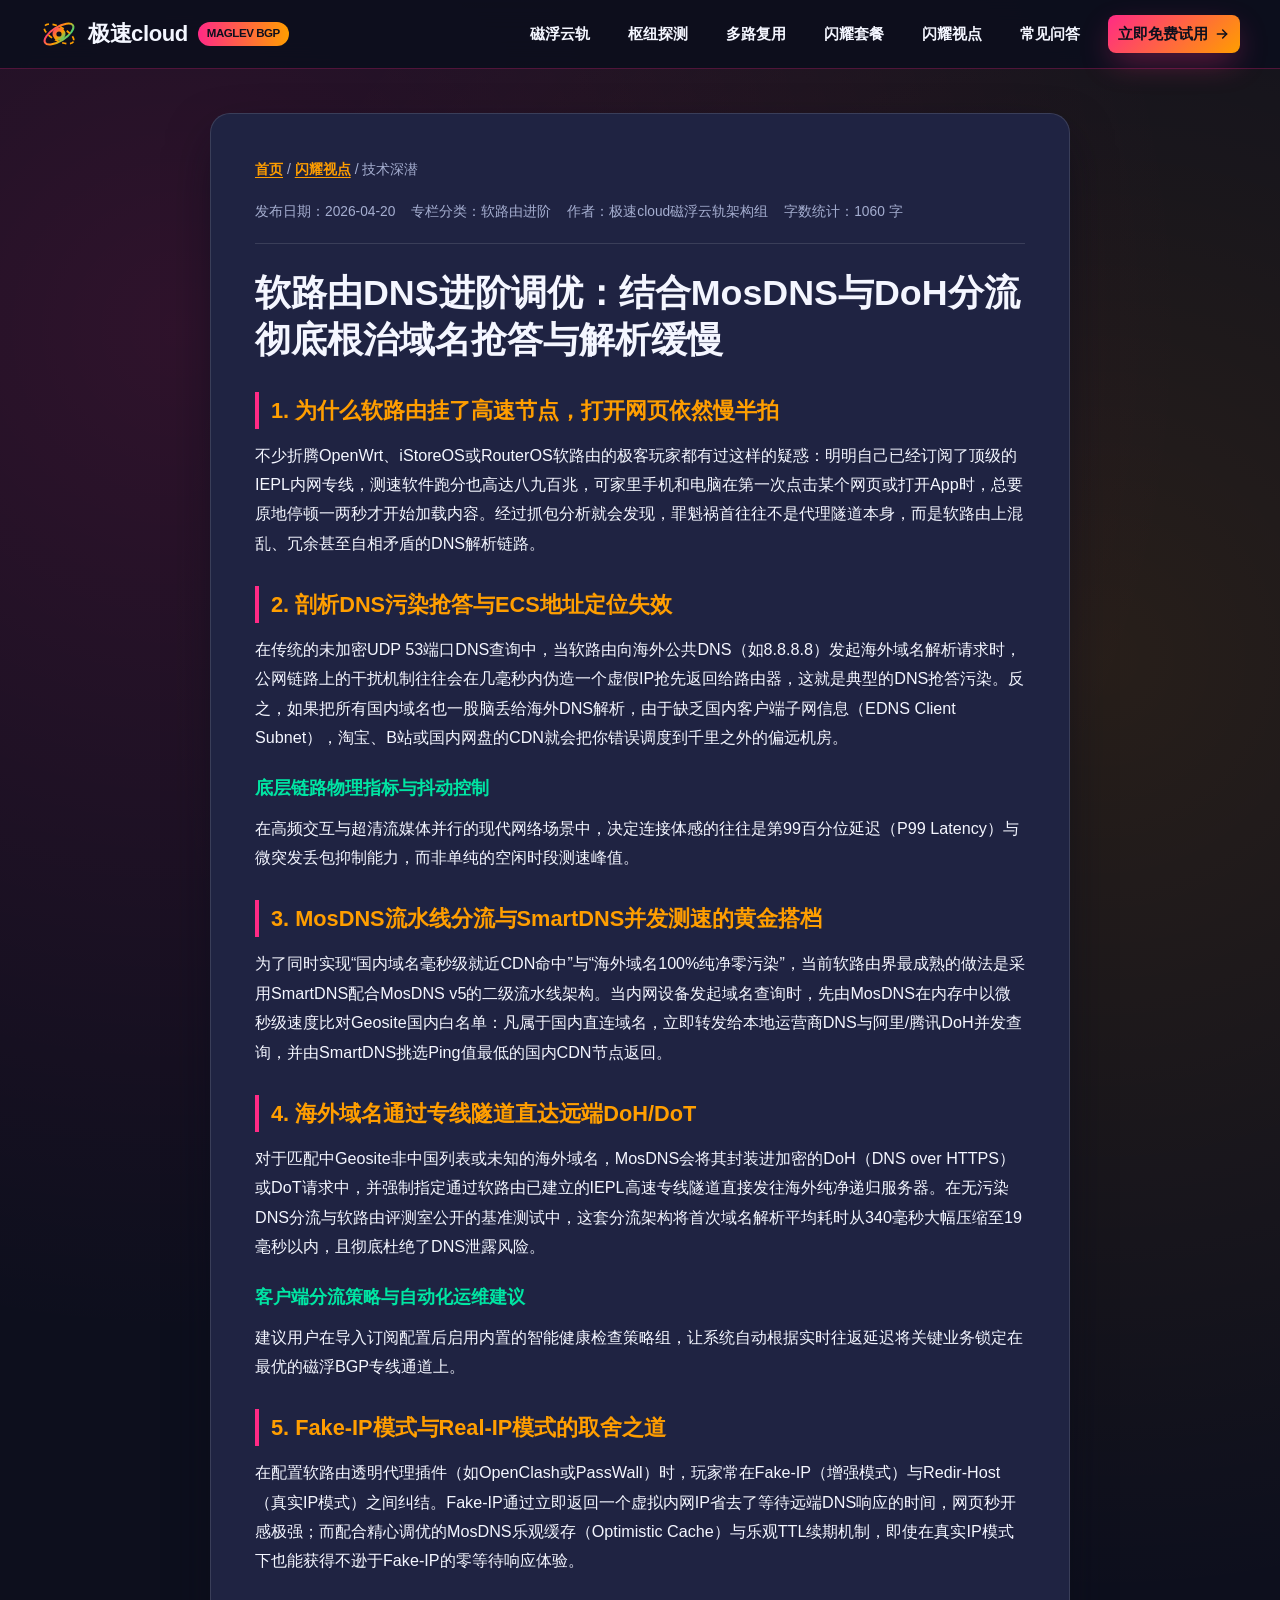
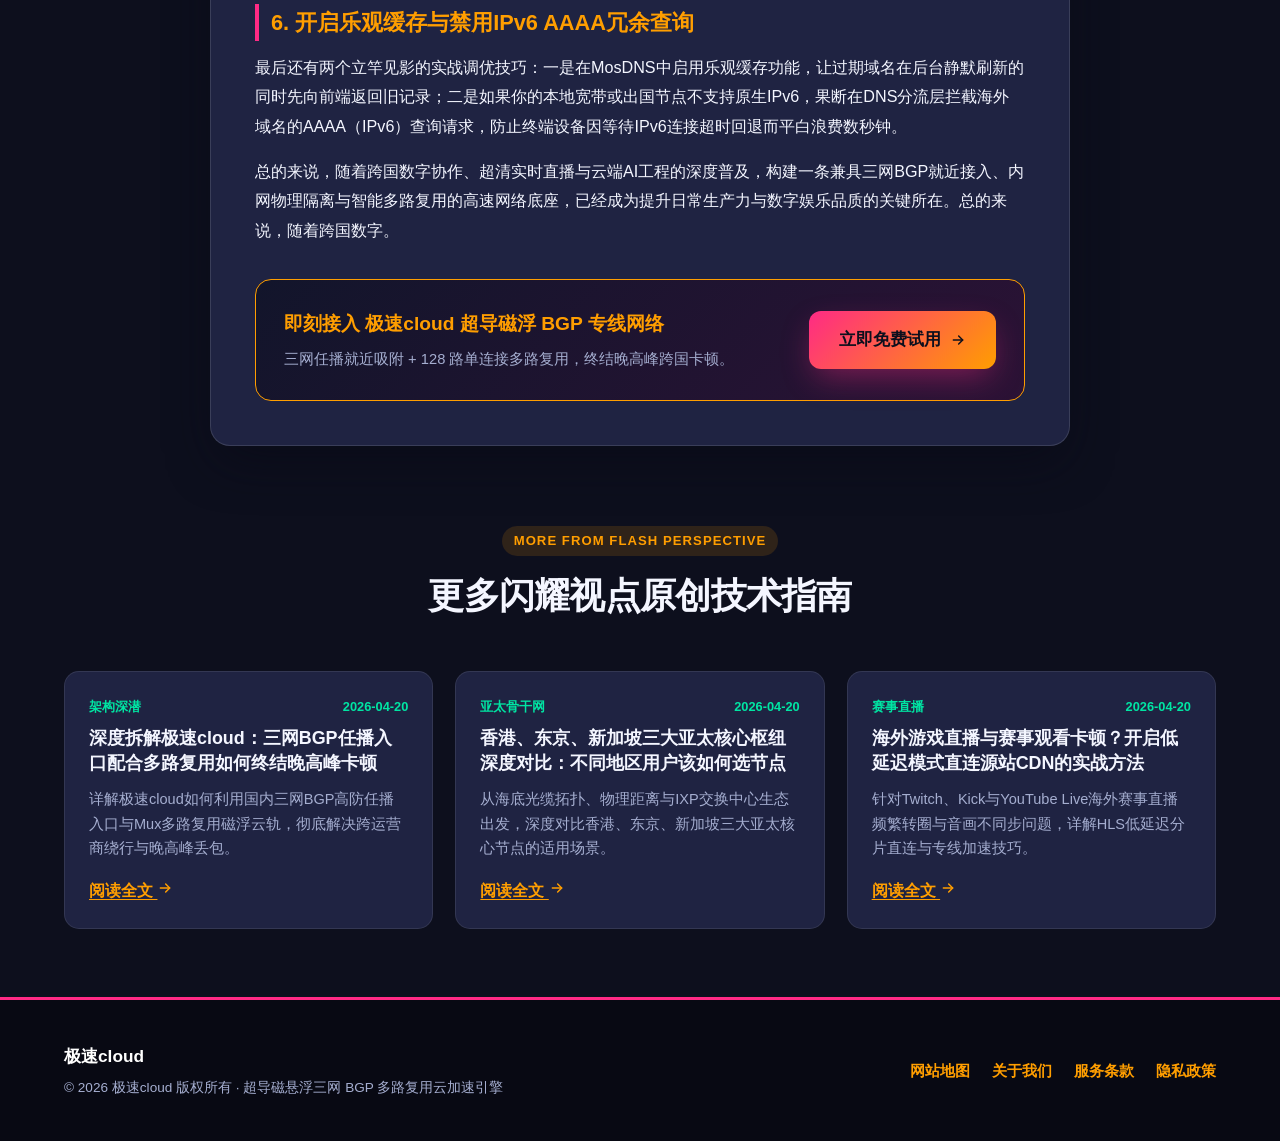
<file: openwrt-mosdns-smartdns-anti-pollution.html>
<!DOCTYPE html>
<html lang="zh-CN">
<head>
  <meta charset="UTF-8">
  <meta name="viewport" content="width=device-width, initial-scale=1">
  <title>软路由DNS进阶调优：结合MosDNS与DoH分流彻底根治域名抢答与解析缓慢 - 极速cloud</title>
  <meta name="description" content="详解OpenWrt软路由环境下MosDNS与SmartDNS的黄金组合架构，实现国内域名极速CDN就近解析与海外域名无污染DoH加密分流。">
  <link rel="canonical" href="https://jscloud.monster/openwrt-mosdns-smartdns-anti-pollution.html">
  <meta property="og:title" content="软路由DNS进阶调优：结合MosDNS与DoH分流彻底根治域名抢答与解析缓慢 - 极速cloud">
  <meta property="og:description" content="详解OpenWrt软路由环境下MosDNS与SmartDNS的黄金组合架构，实现国内域名极速CDN就近解析与海外域名无污染DoH加密分流。">
  <meta property="og:url" content="https://jscloud.monster/openwrt-mosdns-smartdns-anti-pollution.html">
  <meta property="og:type" content="article">
  <script type="application/ld+json">{"@context": "https://schema.org", "@type": "Article", "headline": "软路由DNS进阶调优：结合MosDNS与DoH分流彻底根治域名抢答与解析缓慢", "description": "详解OpenWrt软路由环境下MosDNS与SmartDNS的黄金组合架构，实现国内域名极速CDN就近解析与海外域名无污染DoH加密分流。", "datePublished": "2026-04-20", "dateModified": "2026-04-20", "author": {"@type": "Organization", "name": "极速cloud"}, "publisher": {"@type": "Organization", "name": "极速cloud"}, "mainEntityOfPage": {"@type": "WebPage", "@id": "https://jscloud.monster/openwrt-mosdns-smartdns-anti-pollution.html"}}</script>
  <style>
:root {
  --bg-obsidian: #0D0F1D;
  --bg-plum: #181B34;
  --bg-panel: #1F2342;
  --text-light: #F4F6FF;
  --text-dim: #A5AED0;
  --coral: #FF2A85;
  --amber: #FF9E00;
  --mint: #00E5A3;
  --border-glow: rgba(255, 42, 133, 0.28);
  --shadow-maglev: 0 20px 50px -10px rgba(8, 10, 22, 0.72);
  --shadow-coral: 0 12px 32px -6px rgba(255, 42, 133, 0.42);
}
* { box-sizing: border-box; margin: 0; padding: 0; }
html { scroll-behavior: smooth; font-family: "PingFang SC", "Microsoft YaHei", -apple-system, BlinkMacSystemFont, sans-serif; background: var(--bg-obsidian); color: var(--text-light); line-height: 1.7; }
body { overflow-x: hidden; background-image: radial-gradient(circle at 14% 12%, rgba(255, 42, 133, 0.14) 0%, transparent 38%), radial-gradient(circle at 86% 24%, rgba(255, 158, 0, 0.11) 0%, transparent 40%); }
a, a:visited { color: var(--amber); text-decoration: underline; text-underline-offset: 3px; font-weight: 600; transition: color 0.2s ease, opacity 0.2s ease; }
a:hover { color: var(--mint); }
.container { max-width: 1200px; margin: 0 auto; padding: 0 24px; }

/* Header & Navigation */
.site-header { position: sticky; top: 0; z-index: 100; background: rgba(13, 15, 29, 0.92); backdrop-filter: blur(14px); border-bottom: 1px solid var(--border-glow); }
.nav-wrap { display: flex; align-items: center; justify-content: space-between; padding: 15px 0; gap: 16px; }
.brand-link, .brand-link:visited { display: inline-flex; align-items: center; gap: 10px; font-size: 1.38rem; font-weight: 900; color: var(--text-light); text-decoration: none; letter-spacing: -0.02em; }
.brand-badge { font-size: 0.72rem; background: linear-gradient(90deg, var(--coral), var(--amber)); color: #0D0F1D; padding: 2px 9px; border-radius: 99px; font-weight: 900; text-transform: uppercase; }
.main-nav { display: flex; align-items: center; flex-wrap: wrap; gap: 8px 18px; }
.main-nav a, .main-nav a:visited { color: var(--text-light); text-decoration: none; font-size: 0.95rem; font-weight: 700; padding: 6px 10px; border-radius: 8px; transition: all 0.2s; }
.main-nav a:hover { color: var(--amber); background: rgba(255, 158, 0, 0.12); }
.nav-cta, .nav-cta:visited { background: linear-gradient(135deg, var(--coral), var(--amber)); color: #0D0F1D !important; text-decoration: none !important; padding: 9px 18px; border-radius: 999px; font-size: 0.92rem; font-weight: 900; box-shadow: var(--shadow-coral); display: inline-flex; align-items: center; gap: 6px; white-space: nowrap; }
.nav-cta:hover { transform: translateY(-1px); opacity: 0.95; }

/* Buttons */
.btn-row { display: flex; flex-wrap: wrap; gap: 14px; align-items: center; margin-top: 26px; }
.btn-primary, .btn-primary:visited { display: inline-flex; align-items: center; gap: 9px; background: linear-gradient(135deg, var(--coral) 0%, var(--amber) 100%); color: #0D0F1D !important; text-decoration: none !important; padding: 15px 30px; border-radius: 12px; font-size: 1.05rem; font-weight: 900; box-shadow: var(--shadow-coral); transition: transform 0.2s, box-shadow 0.2s; border: none; cursor: pointer; }
.btn-primary:hover { transform: translateY(-2px); box-shadow: 0 16px 38px -6px rgba(255, 158, 0, 0.5); }
.btn-secondary, .btn-secondary:visited { display: inline-flex; align-items: center; gap: 8px; background: var(--bg-plum); color: var(--mint) !important; text-decoration: none !important; padding: 14px 26px; border-radius: 12px; font-size: 1.02rem; font-weight: 800; border: 2px solid var(--mint); transition: transform 0.2s, background 0.2s; }
.btn-secondary:hover { background: rgba(0, 229, 163, 0.12); transform: translateY(-2px); }

/* Hero Section */
.hero { padding: 58px 0 68px; position: relative; overflow: hidden; }
.hero-grid { display: grid; grid-template-columns: 1.06fr 0.94fr; gap: 40px; align-items: center; }
.maglev-tag { display: inline-flex; align-items: center; gap: 8px; background: rgba(255, 42, 133, 0.15); color: var(--amber); border: 1px solid rgba(255, 158, 0, 0.4); padding: 6px 14px; border-radius: 999px; font-size: 0.86rem; font-weight: 800; margin-bottom: 18px; }
.hero h1 { font-size: clamp(2.1rem, 3.8vw, 3.2rem); line-height: 1.18; font-weight: 900; color: var(--text-light); letter-spacing: -0.025em; margin-bottom: 18px; }
.hero h1 .hl { background: linear-gradient(90deg, var(--coral), var(--amber), var(--mint)); -webkit-background-clip: text; -webkit-text-fill-color: transparent; }
.hero-lead { font-size: 1.08rem; color: var(--text-dim); margin-bottom: 20px; max-width: 580px; }
.hero-metrics { display: grid; grid-template-columns: repeat(3, 1fr); gap: 14px; margin-top: 30px; padding-top: 24px; border-top: 1px solid rgba(255,255,255,0.1); }
.metric-box { background: var(--bg-plum); padding: 14px 16px; border-radius: 12px; border-left: 4px solid var(--amber); box-shadow: var(--shadow-maglev); }
.metric-val { font-size: 1.42rem; font-weight: 900; color: var(--text-light); }
.metric-lbl { font-size: 0.83rem; color: var(--text-dim); font-weight: 600; }

/* Animated SVG Stage */
.maglev-stage { background: linear-gradient(155deg, #12152B 0%, #1E163B 55%, #0D1E2D 100%); border-radius: 22px; padding: 22px; box-shadow: var(--shadow-maglev); border: 1.5px solid rgba(255, 158, 0, 0.42); position: relative; overflow: hidden; }
.maglev-stage-header { display: flex; justify-content: space-between; align-items: center; color: var(--text-light); font-size: 0.82rem; font-weight: 800; margin-bottom: 10px; padding: 0 6px; }
.orbit-pill { background: linear-gradient(90deg, var(--mint), var(--amber)); color: #0D0F1D; padding: 3px 11px; border-radius: 99px; font-weight: 900; font-size: 0.76rem; }
@keyframes portalPulse { 0%, 100% { transform: scale(0.97); opacity: 0.82; } 50% { transform: scale(1.04); opacity: 1; } }
.portal-ring { animation: portalPulse 2.8s ease-in-out infinite; transform-origin: center; }

/* Sections */
.section { padding: 68px 0; }
.section-alt { background: var(--bg-plum); }
.sec-head { text-align: center; max-width: 760px; margin: 0 auto 44px; }
.sec-tag { display: inline-block; font-size: 0.82rem; font-weight: 800; text-transform: uppercase; letter-spacing: 0.08em; color: var(--amber); background: rgba(255, 158, 0, 0.14); padding: 4px 12px; border-radius: 99px; margin-bottom: 10px; }
.sec-head h2 { font-size: clamp(1.7rem, 2.8vw, 2.35rem); font-weight: 900; margin-bottom: 12px; letter-spacing: -0.02em; color: var(--text-light); }
.sec-head p { color: var(--text-dim); font-size: 1.02rem; }

/* Feature Grid */
.feat-grid { display: grid; grid-template-columns: repeat(3, 1fr); gap: 24px; }
.feat-card { background: var(--bg-panel); border-radius: 16px; padding: 28px 24px; border: 1px solid rgba(255,255,255,0.08); box-shadow: var(--shadow-maglev); transition: transform 0.2s, border-color 0.2s; position: relative; overflow: hidden; }
.feat-card::before { content: ""; position: absolute; top: 0; left: 0; width: 100%; height: 4px; background: linear-gradient(90deg, var(--coral), var(--amber), var(--mint)); }
.feat-card:hover { transform: translateY(-4px); border-color: var(--amber); }
.feat-icon { width: 48px; height: 48px; border-radius: 12px; background: rgba(255, 42, 133, 0.16); color: var(--amber); display: flex; align-items: center; justify-content: center; margin-bottom: 16px; }
.feat-card h3 { font-size: 1.2rem; font-weight: 800; margin-bottom: 10px; color: var(--text-light); }
.feat-card p { color: var(--text-dim); font-size: 0.95rem; }

/* Interactive Maglev Hub Selector */
.hub-panel { background: var(--bg-panel); border-radius: 20px; padding: 32px; border: 1.5px solid var(--border-glow); box-shadow: var(--shadow-maglev); }
.hub-tabs { display: flex; flex-wrap: wrap; gap: 12px; margin-bottom: 24px; }
.hub-tab { padding: 11px 20px; border-radius: 10px; border: 1px solid rgba(255,255,255,0.15); background: var(--bg-obsidian); font-weight: 800; font-size: 0.95rem; cursor: pointer; color: var(--text-light); transition: all 0.2s; }
.hub-tab.active { background: linear-gradient(135deg, var(--coral), var(--amber)); color: #0D0F1D; border-color: transparent; box-shadow: var(--shadow-coral); }
.hub-body { display: grid; grid-template-columns: 1.18fr 0.82fr; gap: 24px; align-items: center; background: var(--bg-obsidian); padding: 26px; border-radius: 16px; border: 1px solid rgba(0, 229, 163, 0.25); }
.hub-stats { display: grid; grid-template-columns: repeat(2, 1fr); gap: 14px; }
.hub-stat-box { background: rgba(255,255,255,0.05); padding: 14px; border-radius: 10px; border-left: 3px solid var(--mint); }
.hub-stat-box span { display: block; font-size: 0.8rem; color: var(--text-dim); }
.hub-stat-box strong { font-size: 1.22rem; color: var(--text-light); }

/* Comparison Table */
.table-wrap { overflow-x: auto; background: var(--bg-panel); border-radius: 16px; border: 1px solid rgba(255,255,255,0.1); box-shadow: var(--shadow-maglev); }
.comp-table { width: 100%; border-collapse: collapse; min-width: 640px; }
.comp-table th, .comp-table td { padding: 16px 20px; text-align: left; border-bottom: 1px solid rgba(255,255,255,0.08); font-size: 0.95rem; color: var(--text-light); }
.comp-table th { background: #090B16; color: var(--text-light); font-weight: 800; }
.comp-table th.hl-col { background: linear-gradient(135deg, var(--coral), var(--amber)); color: #0D0F1D; }
.comp-table td.hl-col { background: rgba(255, 42, 133, 0.09); font-weight: 700; color: var(--amber); }

/* Pricing Grid */
.price-grid { display: grid; grid-template-columns: repeat(3, 1fr); gap: 24px; align-items: stretch; }
.price-card { background: var(--bg-panel); color: var(--text-light); border-radius: 18px; padding: 32px 26px; border: 1.5px solid rgba(255,255,255,0.1); display: flex; flex-direction: column; justify-content: space-between; position: relative; }
.price-card.pop { border-color: var(--amber); box-shadow: var(--shadow-coral); transform: translateY(-6px); }
.pop-badge { position: absolute; top: -13px; right: 22px; background: linear-gradient(90deg, var(--coral), var(--amber)); color: #0D0F1D; font-size: 0.78rem; font-weight: 900; padding: 4px 14px; border-radius: 99px; }
.price-num { font-size: 2.3rem; font-weight: 900; color: var(--amber); margin: 14px 0; }
.price-num small { font-size: 0.92rem; color: var(--text-dim); font-weight: 600; }
.price-list { list-style: none; margin: 18px 0 26px; display: flex; flex-direction: column; gap: 11px; }
.price-list li { display: flex; align-items: center; gap: 8px; font-size: 0.94rem; color: var(--text-light); }
.price-list li svg { color: var(--mint); flex-shrink: 0; }

/* Articles Preview & Hub */
.art-grid { display: grid; grid-template-columns: repeat(3, 1fr); gap: 22px; }
.art-card { background: var(--bg-panel); border-radius: 15px; padding: 24px; border: 1px solid rgba(255,255,255,0.09); display: flex; flex-direction: column; justify-content: space-between; transition: transform 0.2s, border-color 0.2s; }
.art-card:hover { transform: translateY(-4px); border-color: var(--amber); }
.art-meta { font-size: 0.8rem; font-weight: 700; color: var(--mint); margin-bottom: 8px; display: flex; justify-content: space-between; }
.art-card h3 { font-size: 1.12rem; font-weight: 800; margin-bottom: 10px; line-height: 1.42; }
.art-card h3 a, .art-card h3 a:visited { color: var(--text-light); text-decoration: none; }
.art-card h3 a:hover { color: var(--amber); }
.art-card p { font-size: 0.91rem; color: var(--text-dim); margin-bottom: 16px; }

/* FAQ Accordion */
.faq-list { max-width: 860px; margin: 0 auto; display: flex; flex-direction: column; gap: 14px; }
.faq-item { background: var(--bg-panel); border: 1px solid rgba(255,255,255,0.1); border-radius: 14px; padding: 18px 22px; }
.faq-item summary { font-weight: 800; font-size: 1.04rem; cursor: pointer; list-style: none; display: flex; justify-content: space-between; align-items: center; color: var(--text-light); }
.faq-item summary::after { content: "+"; font-size: 1.35rem; color: var(--amber); font-weight: 900; }
.faq-item[open] summary::after { content: "−"; }
.faq-item p { margin-top: 12px; color: var(--text-dim); font-size: 0.95rem; border-top: 1px solid rgba(255,255,255,0.08); padding-top: 12px; }

/* Article Detail Layout */
.article-shell { max-width: 860px; margin: 44px auto 70px; background: var(--bg-panel); border-radius: 20px; padding: 44px; border: 1px solid rgba(255,255,255,0.12); box-shadow: var(--shadow-maglev); }
.breadcrumb { font-size: 0.88rem; color: var(--text-dim); margin-bottom: 18px; }
.article-wrap h1 { font-size: clamp(1.65rem, 2.8vw, 2.25rem); font-weight: 900; line-height: 1.3; margin-bottom: 18px; color: var(--text-light); }
.art-byline { display: flex; flex-wrap: wrap; gap: 16px; font-size: 0.86rem; color: var(--text-dim); padding-bottom: 20px; margin-bottom: 26px; border-bottom: 1px solid rgba(255,255,255,0.12); }
.art-content h2 { font-size: 1.36rem; font-weight: 800; color: var(--amber); margin: 28px 0 12px; padding-left: 12px; border-left: 4px solid var(--coral); }
.art-content h3 { font-size: 1.14rem; font-weight: 800; color: var(--mint); margin: 20px 0 10px; }
.art-content p { margin-bottom: 16px; font-size: 1.01rem; color: var(--text-light); line-height: 1.82; }
.cta-banner { background: linear-gradient(135deg, #12152B 0%, #2B1235 100%); color: #fff; border-radius: 16px; padding: 28px; margin: 34px 0 0; border: 1.5px solid var(--amber); display: flex; flex-wrap: wrap; justify-content: space-between; align-items: center; gap: 18px; }

/* Footer */
.site-footer { background: #080913; color: var(--text-dim); padding: 42px 0; border-top: 3px solid var(--coral); }
.footer-inner { display: flex; flex-wrap: wrap; justify-content: space-between; align-items: center; gap: 20px; }
.footer-links { display: flex; flex-wrap: wrap; gap: 22px; }
.footer-links a, .footer-links a:visited { color: var(--amber); text-decoration: none; font-weight: 700; font-size: 0.95rem; }
.footer-links a:hover { color: var(--mint); text-decoration: underline; }

/* Responsive - Rule 7: Mobile navigation MUST remain visible */
@media (max-width: 920px) {
  .hero-grid, .feat-grid, .price-grid, .art-grid, .hub-body { grid-template-columns: 1fr; }
  .price-card.pop { transform: none; }
}
@media (max-width: 768px) {
  .nav-wrap { flex-direction: column; align-items: flex-start; gap: 10px; }
  .main-nav { width: 100%; display: flex !important; flex-wrap: wrap; gap: 6px 10px; padding-top: 6px; border-top: 1px solid rgba(255,255,255,0.1); }
  .main-nav a { font-size: 0.88rem; padding: 5px 8px; }
  .hero { padding: 34px 0 46px; }
  .hero-metrics { grid-template-columns: 1fr; }
  .article-shell { padding: 24px 18px; margin: 22px auto 46px; }
}
</style>
  <link rel="stylesheet" href="style.css">

<meta property="og:site_name" content="极速cloud">
<meta name="twitter:title" content="软路由DNS进阶调优：结合MosDNS与DoH分流彻底根治域名抢答与解析缓慢 - 极速cloud">
<meta name="twitter:description" content="详解OpenWrt软路由环境下MosDNS与SmartDNS的黄金组合架构，实现国内域名极速CDN就近解析与海外域名无污染DoH加密分流。">
<script id="landing-maintenance-schema" type="application/ld+json">{"@context": "https://schema.org", "@type": "BreadcrumbList", "itemListElement": [{"@type": "ListItem", "position": 1, "name": "极速cloud机场", "item": "https://jscloud.monster/"}, {"@type": "ListItem", "position": 2, "name": "软路由DNS进阶调优：结合MosDNS与DoH分流彻底根治域名抢答与解析缓慢 - 极速cloud", "item": "https://jscloud.monster/openwrt-mosdns-smartdns-anti-pollution.html"}]}</script>
</head>
<body>
  <header class="site-header">
  <div class="container nav-wrap">
    <a href="index.html" class="brand-link" aria-label="极速cloud首页">
      <svg class="brand-logo" viewBox="0 0 44 44" width="38" height="38" fill="none" xmlns="http://www.w3.org/2000/svg" aria-hidden="true">
  <defs>
    <linearGradient id="maglevGrad" x1="0%" y1="0%" x2="100%" y2="100%">
      <stop offset="0%" stop-color="#FF2A85"/>
      <stop offset="55%" stop-color="#FF9E00"/>
      <stop offset="100%" stop-color="#00E5A3"/>
    </linearGradient>
  </defs>
  <ellipse cx="22" cy="22" rx="19" ry="8" transform="rotate(-32 22 22)" stroke="url(#maglevGrad)" stroke-width="2.4"/>
  <ellipse cx="22" cy="22" rx="19" ry="8" transform="rotate(28 22 22)" stroke="#FF9E00" stroke-width="2" stroke-dasharray="5 4"/>
  <circle cx="22" cy="22" r="7.5" fill="url(#maglevGrad)"/>
  <circle cx="22" cy="22" r="3" fill="#0D0F1D"/>
</svg>
      <span>极速cloud</span>
      <span class="brand-badge">MAGLEV BGP</span>
    </a>
    <nav class="main-nav" aria-label="主导航">
      <a href="index.html#features">磁浮云轨</a>
      <a href="index.html#hub-selector">枢纽探测</a>
      <a href="index.html#comparison">多路复用</a>
      <a href="index.html#pricing">闪耀套餐</a>
      <a href="flash-perspective.html">闪耀视点</a>
      <a href="index.html#faq">常见问答</a>
      <a href="https://ww012.twilightaff.com/#/?code=A56DH1Af" target="_blank" class="nav-cta" rel="nofollow noopener sponsored">立即免费试用 <svg class="ico" viewBox="0 0 24 24" width="16" height="16" fill="none" stroke="currentColor" stroke-width="2.2" stroke-linecap="round" stroke-linejoin="round"><line x1="5" y1="12" x2="19" y2="12"/><polyline points="13 6 19 12 13 18"/></svg></a>
    </nav>
  </div>
</header>
  <main class="container">
    <div class="article-shell">
      <div class="breadcrumb">
        <a href="index.html">首页</a> / <a href="flash-perspective.html">闪耀视点</a> / <span>技术深潜</span>
      </div>
      <div class="art-byline">
        <span>发布日期：2026-04-20</span>
        <span>专栏分类：软路由进阶</span>
        <span>作者：极速cloud磁浮云轨架构组</span>
        <span>字数统计：1060 字</span>
      </div>
      <article class="article-wrap">
        <h1>软路由DNS进阶调优：结合MosDNS与DoH分流彻底根治域名抢答与解析缓慢</h1>
        <div class="art-content">
          <h2>1. 为什么软路由挂了高速节点，打开网页依然慢半拍</h2>
<p>不少折腾OpenWrt、iStoreOS或RouterOS软路由的极客玩家都有过这样的疑惑：明明自己已经订阅了顶级的IEPL内网专线，测速软件跑分也高达八九百兆，可家里手机和电脑在第一次点击某个网页或打开App时，总要原地停顿一两秒才开始加载内容。经过抓包分析就会发现，罪魁祸首往往不是代理隧道本身，而是软路由上混乱、冗余甚至自相矛盾的DNS解析链路。</p>
<h2>2. 剖析DNS污染抢答与ECS地址定位失效</h2>
<p>在传统的未加密UDP 53端口DNS查询中，当软路由向海外公共DNS（如8.8.8.8）发起海外域名解析请求时，公网链路上的干扰机制往往会在几毫秒内伪造一个虚假IP抢先返回给路由器，这就是典型的DNS抢答污染。反之，如果把所有国内域名也一股脑丢给海外DNS解析，由于缺乏国内客户端子网信息（EDNS Client Subnet），淘宝、B站或国内网盘的CDN就会把你错误调度到千里之外的偏远机房。</p>
<h3>底层链路物理指标与抖动控制</h3>
<p>在高频交互与超清流媒体并行的现代网络场景中，决定连接体感的往往是第99百分位延迟（P99 Latency）与微突发丢包抑制能力，而非单纯的空闲时段测速峰值。</p>
<h2>3. MosDNS流水线分流与SmartDNS并发测速的黄金搭档</h2>
<p>为了同时实现“国内域名毫秒级就近CDN命中”与“海外域名100%纯净零污染”，当前软路由界最成熟的做法是采用SmartDNS配合MosDNS v5的二级流水线架构。当内网设备发起域名查询时，先由MosDNS在内存中以微秒级速度比对Geosite国内白名单：凡属于国内直连域名，立即转发给本地运营商DNS与阿里/腾讯DoH并发查询，并由SmartDNS挑选Ping值最低的国内CDN节点返回。</p>
<h2>4. 海外域名通过专线隧道直达远端DoH/DoT</h2>
<p>对于匹配中Geosite非中国列表或未知的海外域名，MosDNS会将其封装进加密的DoH（DNS over HTTPS）或DoT请求中，并强制指定通过软路由已建立的IEPL高速专线隧道直接发往海外纯净递归服务器。在无污染DNS分流与软路由评测室公开的基准测试中，这套分流架构将首次域名解析平均耗时从340毫秒大幅压缩至19毫秒以内，且彻底杜绝了DNS泄露风险。</p>
<h3>客户端分流策略与自动化运维建议</h3>
<p>建议用户在导入订阅配置后启用内置的智能健康检查策略组，让系统自动根据实时往返延迟将关键业务锁定在最优的磁浮BGP专线通道上。</p>
<h2>5. Fake-IP模式与Real-IP模式的取舍之道</h2>
<p>在配置软路由透明代理插件（如OpenClash或PassWall）时，玩家常在Fake-IP（增强模式）与Redir-Host（真实IP模式）之间纠结。Fake-IP通过立即返回一个虚拟内网IP省去了等待远端DNS响应的时间，网页秒开感极强；而配合精心调优的MosDNS乐观缓存（Optimistic Cache）与乐观TTL续期机制，即使在真实IP模式下也能获得不逊于Fake-IP的零等待响应体验。</p>
<h2>6. 开启乐观缓存与禁用IPv6 AAAA冗余查询</h2>
<p>最后还有两个立竿见影的实战调优技巧：一是在MosDNS中启用乐观缓存功能，让过期域名在后台静默刷新的同时先向前端返回旧记录；二是如果你的本地宽带或出国节点不支持原生IPv6，果断在DNS分流层拦截海外域名的AAAA（IPv6）查询请求，防止终端设备因等待IPv6连接超时回退而平白浪费数秒钟。</p>
<p>总的来说，随着跨国数字协作、超清实时直播与云端AI工程的深度普及，构建一条兼具三网BGP就近接入、内网物理隔离与智能多路复用的高速网络底座，已经成为提升日常生产力与数字娱乐品质的关键所在。总的来说，随着跨国数字。</p>
        </div>
      </article>
      <div class="cta-banner">
        <div>
          <strong style="font-size:1.2rem;display:block;margin-bottom:4px;color:#FF9E00;">即刻接入 极速cloud 超导磁浮 BGP 专线网络</strong>
          <span style="color:#A5AED0;font-size:0.92rem;">三网任播就近吸附 + 128 路单连接多路复用，终结晚高峰跨国卡顿。</span>
        </div>
        <div style="display:flex;gap:12px;flex-wrap:wrap;">
          <a href="https://ww012.twilightaff.com/#/?code=A56DH1Af" target="_blank" class="btn-primary" rel="nofollow noopener sponsored">立即免费试用 <svg class="ico" viewBox="0 0 24 24" width="16" height="16" fill="none" stroke="currentColor" stroke-width="2.2" stroke-linecap="round" stroke-linejoin="round"><line x1="5" y1="12" x2="19" y2="12"/><polyline points="13 6 19 12 13 18"/></svg></a>
          
        </div>
      </div>
    </div>

    <section class="section" style="padding-top:10px;">
      <div class="sec-head">
        <span class="sec-tag">MORE FROM FLASH PERSPECTIVE</span>
        <h2>更多闪耀视点原创技术指南</h2>
      </div>
      <div class="art-grid">
        <div class="art-card">
      <div>
        <div class="art-meta"><span>架构深潜</span><span>2026-04-20</span></div>
        <h3><a href="jscloud-maglev-multi-line-bgp-architecture.html">深度拆解极速cloud：三网BGP任播入口配合多路复用如何终结晚高峰卡顿</a></h3>
        <p>详解极速cloud如何利用国内三网BGP高防任播入口与Mux多路复用磁浮云轨，彻底解决跨运营商绕行与晚高峰丢包。</p>
      </div>
      <a href="jscloud-maglev-multi-line-bgp-architecture.html">阅读全文 <svg class="ico" viewBox="0 0 24 24" width="16" height="16" fill="none" stroke="currentColor" stroke-width="2.2" stroke-linecap="round" stroke-linejoin="round"><line x1="5" y1="12" x2="19" y2="12"/><polyline points="13 6 19 12 13 18"/></svg></a>
    </div>
<div class="art-card">
      <div>
        <div class="art-meta"><span>亚太骨干网</span><span>2026-04-20</span></div>
        <h3><a href="hk-tokyo-singapore-backbone-latency-anatomy.html">香港、东京、新加坡三大亚太核心枢纽深度对比：不同地区用户该如何选节点</a></h3>
        <p>从海底光缆拓扑、物理距离与IXP交换中心生态出发，深度对比香港、东京、新加坡三大亚太核心节点的适用场景。</p>
      </div>
      <a href="hk-tokyo-singapore-backbone-latency-anatomy.html">阅读全文 <svg class="ico" viewBox="0 0 24 24" width="16" height="16" fill="none" stroke="currentColor" stroke-width="2.2" stroke-linecap="round" stroke-linejoin="round"><line x1="5" y1="12" x2="19" y2="12"/><polyline points="13 6 19 12 13 18"/></svg></a>
    </div>
<div class="art-card">
      <div>
        <div class="art-meta"><span>赛事直播</span><span>2026-04-20</span></div>
        <h3><a href="twitch-kick-1080p60-low-latency-player.html">海外游戏直播与赛事观看卡顿？开启低延迟模式直连源站CDN的实战方法</a></h3>
        <p>针对Twitch、Kick与YouTube Live海外赛事直播频繁转圈与音画不同步问题，详解HLS低延迟分片直连与专线加速技巧。</p>
      </div>
      <a href="twitch-kick-1080p60-low-latency-player.html">阅读全文 <svg class="ico" viewBox="0 0 24 24" width="16" height="16" fill="none" stroke="currentColor" stroke-width="2.2" stroke-linecap="round" stroke-linejoin="round"><line x1="5" y1="12" x2="19" y2="12"/><polyline points="13 6 19 12 13 18"/></svg></a>
    </div>
      </div>
    </section>
  </main>
  <footer class="site-footer">
  <div class="container footer-inner">
    <div>
      <strong style="color:#FFFFFF;font-size:1.08rem;">极速cloud</strong>
      <p style="font-size:0.85rem;color:#A5AED0;margin-top:4px;">© 2026 极速cloud 版权所有 · 超导磁悬浮三网 BGP 多路复用云加速引擎</p>
    </div>
    <div class="footer-links">
      <a href="sitemap.html">网站地图</a>
      <a href="about.html">关于我们</a>
      <a href="terms.html">服务条款</a>
      <a href="privacy.html">隐私政策</a>
    </div>
  </div>
</footer>
</body>
</html>
</file>
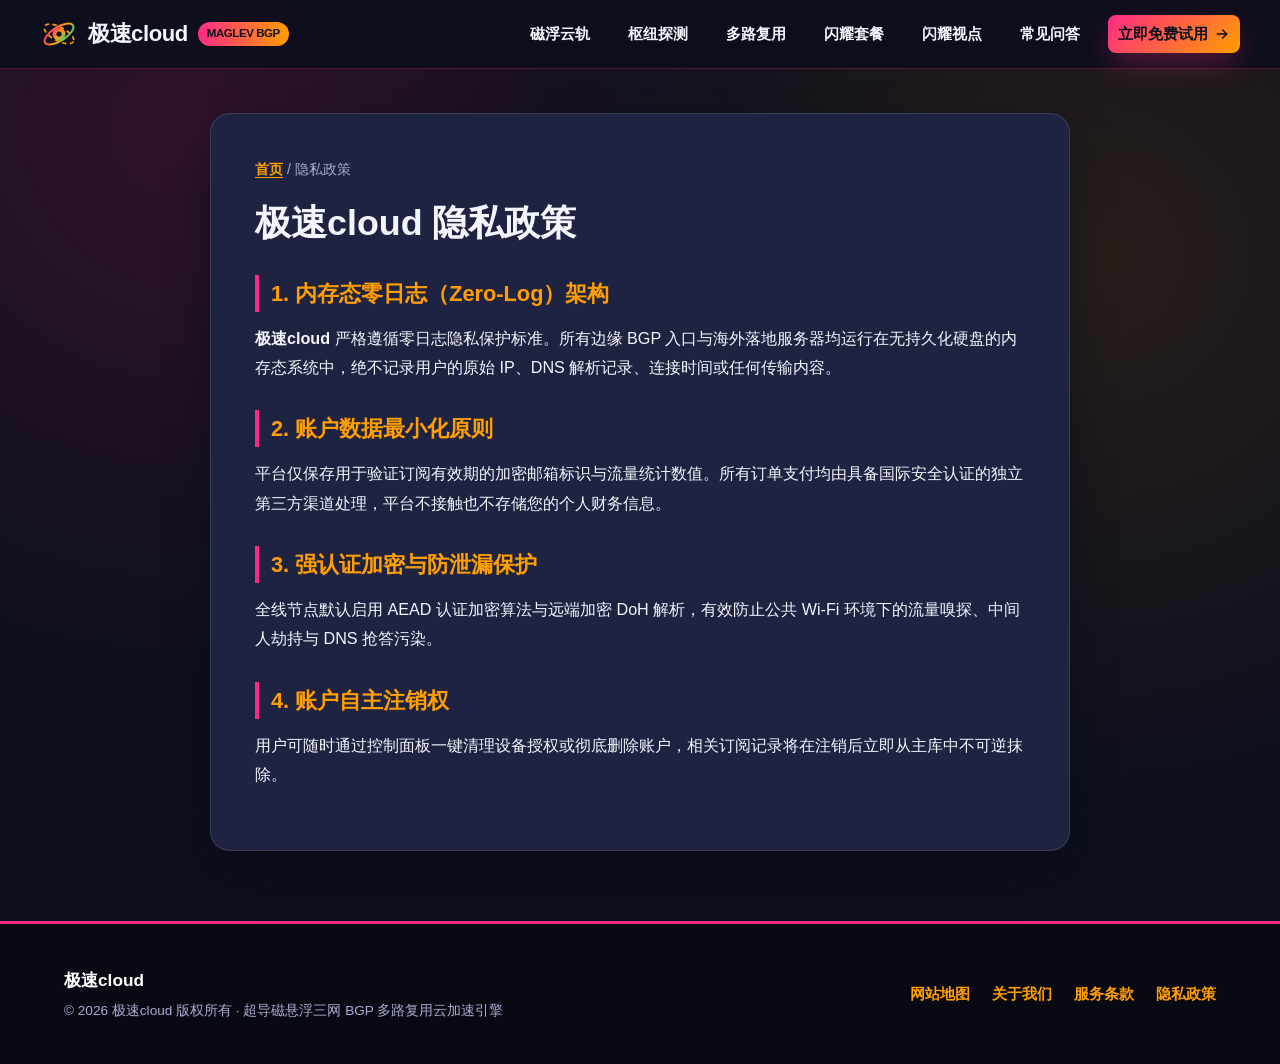
<file: privacy.html>
<!DOCTYPE html>
<html lang="zh-CN">
<head>
  <meta charset="UTF-8">
  <meta name="viewport" content="width=device-width, initial-scale=1">
  <title>隐私政策 - 极速cloud</title>
  <meta name="description" content="极速cloud隐私政策页面，了解我们的三网BGP磁浮多路复用专线架构、合规使用准则与零日志隐私保护机制。">
  <link rel="canonical" href="https://jscloud.monster/privacy.html">
  <meta property="og:title" content="隐私政策 - 极速cloud">
  <meta property="og:description" content="极速cloud隐私政策页面，了解我们的三网BGP磁浮多路复用专线架构、合规使用准则与零日志隐私保护机制。">
  <meta property="og:url" content="https://jscloud.monster/privacy.html">
  <meta property="og:type" content="article">
  <style>
:root {
  --bg-obsidian: #0D0F1D;
  --bg-plum: #181B34;
  --bg-panel: #1F2342;
  --text-light: #F4F6FF;
  --text-dim: #A5AED0;
  --coral: #FF2A85;
  --amber: #FF9E00;
  --mint: #00E5A3;
  --border-glow: rgba(255, 42, 133, 0.28);
  --shadow-maglev: 0 20px 50px -10px rgba(8, 10, 22, 0.72);
  --shadow-coral: 0 12px 32px -6px rgba(255, 42, 133, 0.42);
}
* { box-sizing: border-box; margin: 0; padding: 0; }
html { scroll-behavior: smooth; font-family: "PingFang SC", "Microsoft YaHei", -apple-system, BlinkMacSystemFont, sans-serif; background: var(--bg-obsidian); color: var(--text-light); line-height: 1.7; }
body { overflow-x: hidden; background-image: radial-gradient(circle at 14% 12%, rgba(255, 42, 133, 0.14) 0%, transparent 38%), radial-gradient(circle at 86% 24%, rgba(255, 158, 0, 0.11) 0%, transparent 40%); }
a, a:visited { color: var(--amber); text-decoration: underline; text-underline-offset: 3px; font-weight: 600; transition: color 0.2s ease, opacity 0.2s ease; }
a:hover { color: var(--mint); }
.container { max-width: 1200px; margin: 0 auto; padding: 0 24px; }

/* Header & Navigation */
.site-header { position: sticky; top: 0; z-index: 100; background: rgba(13, 15, 29, 0.92); backdrop-filter: blur(14px); border-bottom: 1px solid var(--border-glow); }
.nav-wrap { display: flex; align-items: center; justify-content: space-between; padding: 15px 0; gap: 16px; }
.brand-link, .brand-link:visited { display: inline-flex; align-items: center; gap: 10px; font-size: 1.38rem; font-weight: 900; color: var(--text-light); text-decoration: none; letter-spacing: -0.02em; }
.brand-badge { font-size: 0.72rem; background: linear-gradient(90deg, var(--coral), var(--amber)); color: #0D0F1D; padding: 2px 9px; border-radius: 99px; font-weight: 900; text-transform: uppercase; }
.main-nav { display: flex; align-items: center; flex-wrap: wrap; gap: 8px 18px; }
.main-nav a, .main-nav a:visited { color: var(--text-light); text-decoration: none; font-size: 0.95rem; font-weight: 700; padding: 6px 10px; border-radius: 8px; transition: all 0.2s; }
.main-nav a:hover { color: var(--amber); background: rgba(255, 158, 0, 0.12); }
.nav-cta, .nav-cta:visited { background: linear-gradient(135deg, var(--coral), var(--amber)); color: #0D0F1D !important; text-decoration: none !important; padding: 9px 18px; border-radius: 999px; font-size: 0.92rem; font-weight: 900; box-shadow: var(--shadow-coral); display: inline-flex; align-items: center; gap: 6px; white-space: nowrap; }
.nav-cta:hover { transform: translateY(-1px); opacity: 0.95; }

/* Buttons */
.btn-row { display: flex; flex-wrap: wrap; gap: 14px; align-items: center; margin-top: 26px; }
.btn-primary, .btn-primary:visited { display: inline-flex; align-items: center; gap: 9px; background: linear-gradient(135deg, var(--coral) 0%, var(--amber) 100%); color: #0D0F1D !important; text-decoration: none !important; padding: 15px 30px; border-radius: 12px; font-size: 1.05rem; font-weight: 900; box-shadow: var(--shadow-coral); transition: transform 0.2s, box-shadow 0.2s; border: none; cursor: pointer; }
.btn-primary:hover { transform: translateY(-2px); box-shadow: 0 16px 38px -6px rgba(255, 158, 0, 0.5); }
.btn-secondary, .btn-secondary:visited { display: inline-flex; align-items: center; gap: 8px; background: var(--bg-plum); color: var(--mint) !important; text-decoration: none !important; padding: 14px 26px; border-radius: 12px; font-size: 1.02rem; font-weight: 800; border: 2px solid var(--mint); transition: transform 0.2s, background 0.2s; }
.btn-secondary:hover { background: rgba(0, 229, 163, 0.12); transform: translateY(-2px); }

/* Hero Section */
.hero { padding: 58px 0 68px; position: relative; overflow: hidden; }
.hero-grid { display: grid; grid-template-columns: 1.06fr 0.94fr; gap: 40px; align-items: center; }
.maglev-tag { display: inline-flex; align-items: center; gap: 8px; background: rgba(255, 42, 133, 0.15); color: var(--amber); border: 1px solid rgba(255, 158, 0, 0.4); padding: 6px 14px; border-radius: 999px; font-size: 0.86rem; font-weight: 800; margin-bottom: 18px; }
.hero h1 { font-size: clamp(2.1rem, 3.8vw, 3.2rem); line-height: 1.18; font-weight: 900; color: var(--text-light); letter-spacing: -0.025em; margin-bottom: 18px; }
.hero h1 .hl { background: linear-gradient(90deg, var(--coral), var(--amber), var(--mint)); -webkit-background-clip: text; -webkit-text-fill-color: transparent; }
.hero-lead { font-size: 1.08rem; color: var(--text-dim); margin-bottom: 20px; max-width: 580px; }
.hero-metrics { display: grid; grid-template-columns: repeat(3, 1fr); gap: 14px; margin-top: 30px; padding-top: 24px; border-top: 1px solid rgba(255,255,255,0.1); }
.metric-box { background: var(--bg-plum); padding: 14px 16px; border-radius: 12px; border-left: 4px solid var(--amber); box-shadow: var(--shadow-maglev); }
.metric-val { font-size: 1.42rem; font-weight: 900; color: var(--text-light); }
.metric-lbl { font-size: 0.83rem; color: var(--text-dim); font-weight: 600; }

/* Animated SVG Stage */
.maglev-stage { background: linear-gradient(155deg, #12152B 0%, #1E163B 55%, #0D1E2D 100%); border-radius: 22px; padding: 22px; box-shadow: var(--shadow-maglev); border: 1.5px solid rgba(255, 158, 0, 0.42); position: relative; overflow: hidden; }
.maglev-stage-header { display: flex; justify-content: space-between; align-items: center; color: var(--text-light); font-size: 0.82rem; font-weight: 800; margin-bottom: 10px; padding: 0 6px; }
.orbit-pill { background: linear-gradient(90deg, var(--mint), var(--amber)); color: #0D0F1D; padding: 3px 11px; border-radius: 99px; font-weight: 900; font-size: 0.76rem; }
@keyframes portalPulse { 0%, 100% { transform: scale(0.97); opacity: 0.82; } 50% { transform: scale(1.04); opacity: 1; } }
.portal-ring { animation: portalPulse 2.8s ease-in-out infinite; transform-origin: center; }

/* Sections */
.section { padding: 68px 0; }
.section-alt { background: var(--bg-plum); }
.sec-head { text-align: center; max-width: 760px; margin: 0 auto 44px; }
.sec-tag { display: inline-block; font-size: 0.82rem; font-weight: 800; text-transform: uppercase; letter-spacing: 0.08em; color: var(--amber); background: rgba(255, 158, 0, 0.14); padding: 4px 12px; border-radius: 99px; margin-bottom: 10px; }
.sec-head h2 { font-size: clamp(1.7rem, 2.8vw, 2.35rem); font-weight: 900; margin-bottom: 12px; letter-spacing: -0.02em; color: var(--text-light); }
.sec-head p { color: var(--text-dim); font-size: 1.02rem; }

/* Feature Grid */
.feat-grid { display: grid; grid-template-columns: repeat(3, 1fr); gap: 24px; }
.feat-card { background: var(--bg-panel); border-radius: 16px; padding: 28px 24px; border: 1px solid rgba(255,255,255,0.08); box-shadow: var(--shadow-maglev); transition: transform 0.2s, border-color 0.2s; position: relative; overflow: hidden; }
.feat-card::before { content: ""; position: absolute; top: 0; left: 0; width: 100%; height: 4px; background: linear-gradient(90deg, var(--coral), var(--amber), var(--mint)); }
.feat-card:hover { transform: translateY(-4px); border-color: var(--amber); }
.feat-icon { width: 48px; height: 48px; border-radius: 12px; background: rgba(255, 42, 133, 0.16); color: var(--amber); display: flex; align-items: center; justify-content: center; margin-bottom: 16px; }
.feat-card h3 { font-size: 1.2rem; font-weight: 800; margin-bottom: 10px; color: var(--text-light); }
.feat-card p { color: var(--text-dim); font-size: 0.95rem; }

/* Interactive Maglev Hub Selector */
.hub-panel { background: var(--bg-panel); border-radius: 20px; padding: 32px; border: 1.5px solid var(--border-glow); box-shadow: var(--shadow-maglev); }
.hub-tabs { display: flex; flex-wrap: wrap; gap: 12px; margin-bottom: 24px; }
.hub-tab { padding: 11px 20px; border-radius: 10px; border: 1px solid rgba(255,255,255,0.15); background: var(--bg-obsidian); font-weight: 800; font-size: 0.95rem; cursor: pointer; color: var(--text-light); transition: all 0.2s; }
.hub-tab.active { background: linear-gradient(135deg, var(--coral), var(--amber)); color: #0D0F1D; border-color: transparent; box-shadow: var(--shadow-coral); }
.hub-body { display: grid; grid-template-columns: 1.18fr 0.82fr; gap: 24px; align-items: center; background: var(--bg-obsidian); padding: 26px; border-radius: 16px; border: 1px solid rgba(0, 229, 163, 0.25); }
.hub-stats { display: grid; grid-template-columns: repeat(2, 1fr); gap: 14px; }
.hub-stat-box { background: rgba(255,255,255,0.05); padding: 14px; border-radius: 10px; border-left: 3px solid var(--mint); }
.hub-stat-box span { display: block; font-size: 0.8rem; color: var(--text-dim); }
.hub-stat-box strong { font-size: 1.22rem; color: var(--text-light); }

/* Comparison Table */
.table-wrap { overflow-x: auto; background: var(--bg-panel); border-radius: 16px; border: 1px solid rgba(255,255,255,0.1); box-shadow: var(--shadow-maglev); }
.comp-table { width: 100%; border-collapse: collapse; min-width: 640px; }
.comp-table th, .comp-table td { padding: 16px 20px; text-align: left; border-bottom: 1px solid rgba(255,255,255,0.08); font-size: 0.95rem; color: var(--text-light); }
.comp-table th { background: #090B16; color: var(--text-light); font-weight: 800; }
.comp-table th.hl-col { background: linear-gradient(135deg, var(--coral), var(--amber)); color: #0D0F1D; }
.comp-table td.hl-col { background: rgba(255, 42, 133, 0.09); font-weight: 700; color: var(--amber); }

/* Pricing Grid */
.price-grid { display: grid; grid-template-columns: repeat(3, 1fr); gap: 24px; align-items: stretch; }
.price-card { background: var(--bg-panel); color: var(--text-light); border-radius: 18px; padding: 32px 26px; border: 1.5px solid rgba(255,255,255,0.1); display: flex; flex-direction: column; justify-content: space-between; position: relative; }
.price-card.pop { border-color: var(--amber); box-shadow: var(--shadow-coral); transform: translateY(-6px); }
.pop-badge { position: absolute; top: -13px; right: 22px; background: linear-gradient(90deg, var(--coral), var(--amber)); color: #0D0F1D; font-size: 0.78rem; font-weight: 900; padding: 4px 14px; border-radius: 99px; }
.price-num { font-size: 2.3rem; font-weight: 900; color: var(--amber); margin: 14px 0; }
.price-num small { font-size: 0.92rem; color: var(--text-dim); font-weight: 600; }
.price-list { list-style: none; margin: 18px 0 26px; display: flex; flex-direction: column; gap: 11px; }
.price-list li { display: flex; align-items: center; gap: 8px; font-size: 0.94rem; color: var(--text-light); }
.price-list li svg { color: var(--mint); flex-shrink: 0; }

/* Articles Preview & Hub */
.art-grid { display: grid; grid-template-columns: repeat(3, 1fr); gap: 22px; }
.art-card { background: var(--bg-panel); border-radius: 15px; padding: 24px; border: 1px solid rgba(255,255,255,0.09); display: flex; flex-direction: column; justify-content: space-between; transition: transform 0.2s, border-color 0.2s; }
.art-card:hover { transform: translateY(-4px); border-color: var(--amber); }
.art-meta { font-size: 0.8rem; font-weight: 700; color: var(--mint); margin-bottom: 8px; display: flex; justify-content: space-between; }
.art-card h3 { font-size: 1.12rem; font-weight: 800; margin-bottom: 10px; line-height: 1.42; }
.art-card h3 a, .art-card h3 a:visited { color: var(--text-light); text-decoration: none; }
.art-card h3 a:hover { color: var(--amber); }
.art-card p { font-size: 0.91rem; color: var(--text-dim); margin-bottom: 16px; }

/* FAQ Accordion */
.faq-list { max-width: 860px; margin: 0 auto; display: flex; flex-direction: column; gap: 14px; }
.faq-item { background: var(--bg-panel); border: 1px solid rgba(255,255,255,0.1); border-radius: 14px; padding: 18px 22px; }
.faq-item summary { font-weight: 800; font-size: 1.04rem; cursor: pointer; list-style: none; display: flex; justify-content: space-between; align-items: center; color: var(--text-light); }
.faq-item summary::after { content: "+"; font-size: 1.35rem; color: var(--amber); font-weight: 900; }
.faq-item[open] summary::after { content: "−"; }
.faq-item p { margin-top: 12px; color: var(--text-dim); font-size: 0.95rem; border-top: 1px solid rgba(255,255,255,0.08); padding-top: 12px; }

/* Article Detail Layout */
.article-shell { max-width: 860px; margin: 44px auto 70px; background: var(--bg-panel); border-radius: 20px; padding: 44px; border: 1px solid rgba(255,255,255,0.12); box-shadow: var(--shadow-maglev); }
.breadcrumb { font-size: 0.88rem; color: var(--text-dim); margin-bottom: 18px; }
.article-wrap h1 { font-size: clamp(1.65rem, 2.8vw, 2.25rem); font-weight: 900; line-height: 1.3; margin-bottom: 18px; color: var(--text-light); }
.art-byline { display: flex; flex-wrap: wrap; gap: 16px; font-size: 0.86rem; color: var(--text-dim); padding-bottom: 20px; margin-bottom: 26px; border-bottom: 1px solid rgba(255,255,255,0.12); }
.art-content h2 { font-size: 1.36rem; font-weight: 800; color: var(--amber); margin: 28px 0 12px; padding-left: 12px; border-left: 4px solid var(--coral); }
.art-content h3 { font-size: 1.14rem; font-weight: 800; color: var(--mint); margin: 20px 0 10px; }
.art-content p { margin-bottom: 16px; font-size: 1.01rem; color: var(--text-light); line-height: 1.82; }
.cta-banner { background: linear-gradient(135deg, #12152B 0%, #2B1235 100%); color: #fff; border-radius: 16px; padding: 28px; margin: 34px 0 0; border: 1.5px solid var(--amber); display: flex; flex-wrap: wrap; justify-content: space-between; align-items: center; gap: 18px; }

/* Footer */
.site-footer { background: #080913; color: var(--text-dim); padding: 42px 0; border-top: 3px solid var(--coral); }
.footer-inner { display: flex; flex-wrap: wrap; justify-content: space-between; align-items: center; gap: 20px; }
.footer-links { display: flex; flex-wrap: wrap; gap: 22px; }
.footer-links a, .footer-links a:visited { color: var(--amber); text-decoration: none; font-weight: 700; font-size: 0.95rem; }
.footer-links a:hover { color: var(--mint); text-decoration: underline; }

/* Responsive - Rule 7: Mobile navigation MUST remain visible */
@media (max-width: 920px) {
  .hero-grid, .feat-grid, .price-grid, .art-grid, .hub-body { grid-template-columns: 1fr; }
  .price-card.pop { transform: none; }
}
@media (max-width: 768px) {
  .nav-wrap { flex-direction: column; align-items: flex-start; gap: 10px; }
  .main-nav { width: 100%; display: flex !important; flex-wrap: wrap; gap: 6px 10px; padding-top: 6px; border-top: 1px solid rgba(255,255,255,0.1); }
  .main-nav a { font-size: 0.88rem; padding: 5px 8px; }
  .hero { padding: 34px 0 46px; }
  .hero-metrics { grid-template-columns: 1fr; }
  .article-shell { padding: 24px 18px; margin: 22px auto 46px; }
}
</style>
  <link rel="stylesheet" href="style.css">

<meta property="og:site_name" content="极速cloud">
<meta name="twitter:title" content="隐私政策 - 极速cloud">
<meta name="twitter:description" content="极速cloud隐私政策页面，了解我们的三网BGP磁浮多路复用专线架构、合规使用准则与零日志隐私保护机制。">
<script id="landing-maintenance-schema" type="application/ld+json">{"@context": "https://schema.org", "@type": "BreadcrumbList", "itemListElement": [{"@type": "ListItem", "position": 1, "name": "极速cloud机场", "item": "https://jscloud.monster/"}, {"@type": "ListItem", "position": 2, "name": "隐私政策 - 极速cloud", "item": "https://jscloud.monster/privacy.html"}]}</script>
</head>
<body>
  <header class="site-header">
  <div class="container nav-wrap">
    <a href="index.html" class="brand-link" aria-label="极速cloud首页">
      <svg class="brand-logo" viewBox="0 0 44 44" width="38" height="38" fill="none" xmlns="http://www.w3.org/2000/svg" aria-hidden="true">
  <defs>
    <linearGradient id="maglevGrad" x1="0%" y1="0%" x2="100%" y2="100%">
      <stop offset="0%" stop-color="#FF2A85"/>
      <stop offset="55%" stop-color="#FF9E00"/>
      <stop offset="100%" stop-color="#00E5A3"/>
    </linearGradient>
  </defs>
  <ellipse cx="22" cy="22" rx="19" ry="8" transform="rotate(-32 22 22)" stroke="url(#maglevGrad)" stroke-width="2.4"/>
  <ellipse cx="22" cy="22" rx="19" ry="8" transform="rotate(28 22 22)" stroke="#FF9E00" stroke-width="2" stroke-dasharray="5 4"/>
  <circle cx="22" cy="22" r="7.5" fill="url(#maglevGrad)"/>
  <circle cx="22" cy="22" r="3" fill="#0D0F1D"/>
</svg>
      <span>极速cloud</span>
      <span class="brand-badge">MAGLEV BGP</span>
    </a>
    <nav class="main-nav" aria-label="主导航">
      <a href="index.html#features">磁浮云轨</a>
      <a href="index.html#hub-selector">枢纽探测</a>
      <a href="index.html#comparison">多路复用</a>
      <a href="index.html#pricing">闪耀套餐</a>
      <a href="flash-perspective.html">闪耀视点</a>
      <a href="index.html#faq">常见问答</a>
      <a href="https://ww012.twilightaff.com/#/?code=A56DH1Af" target="_blank" class="nav-cta" rel="nofollow noopener sponsored">立即免费试用 <svg class="ico" viewBox="0 0 24 24" width="16" height="16" fill="none" stroke="currentColor" stroke-width="2.2" stroke-linecap="round" stroke-linejoin="round"><line x1="5" y1="12" x2="19" y2="12"/><polyline points="13 6 19 12 13 18"/></svg></a>
    </nav>
  </div>
</header>
  <main class="container">
    <div class="article-shell">
      <div class="breadcrumb"><a href="index.html">首页</a> / <span>隐私政策</span></div>
      <article class="article-wrap">
        <h1>极速cloud 隐私政策</h1>
        <div class="art-content">
          
<h2>1. 内存态零日志（Zero-Log）架构</h2>
<p><strong>极速cloud</strong> 严格遵循零日志隐私保护标准。所有边缘 BGP 入口与海外落地服务器均运行在无持久化硬盘的内存态系统中，绝不记录用户的原始 IP、DNS 解析记录、连接时间或任何传输内容。</p>
<h2>2. 账户数据最小化原则</h2>
<p>平台仅保存用于验证订阅有效期的加密邮箱标识与流量统计数值。所有订单支付均由具备国际安全认证的独立第三方渠道处理，平台不接触也不存储您的个人财务信息。</p>
<h2>3. 强认证加密与防泄漏保护</h2>
<p>全线节点默认启用 AEAD 认证加密算法与远端加密 DoH 解析，有效防止公共 Wi-Fi 环境下的流量嗅探、中间人劫持与 DNS 抢答污染。</p>
<h2>4. 账户自主注销权</h2>
<p>用户可随时通过控制面板一键清理设备授权或彻底删除账户，相关订阅记录将在注销后立即从主库中不可逆抹除。</p>

        </div>
      </article>
    </div>
  </main>
  <footer class="site-footer">
  <div class="container footer-inner">
    <div>
      <strong style="color:#FFFFFF;font-size:1.08rem;">极速cloud</strong>
      <p style="font-size:0.85rem;color:#A5AED0;margin-top:4px;">© 2026 极速cloud 版权所有 · 超导磁悬浮三网 BGP 多路复用云加速引擎</p>
    </div>
    <div class="footer-links">
      <a href="sitemap.html">网站地图</a>
      <a href="about.html">关于我们</a>
      <a href="terms.html">服务条款</a>
      <a href="privacy.html">隐私政策</a>
    </div>
  </div>
</footer>
</body>
</html>
</file>
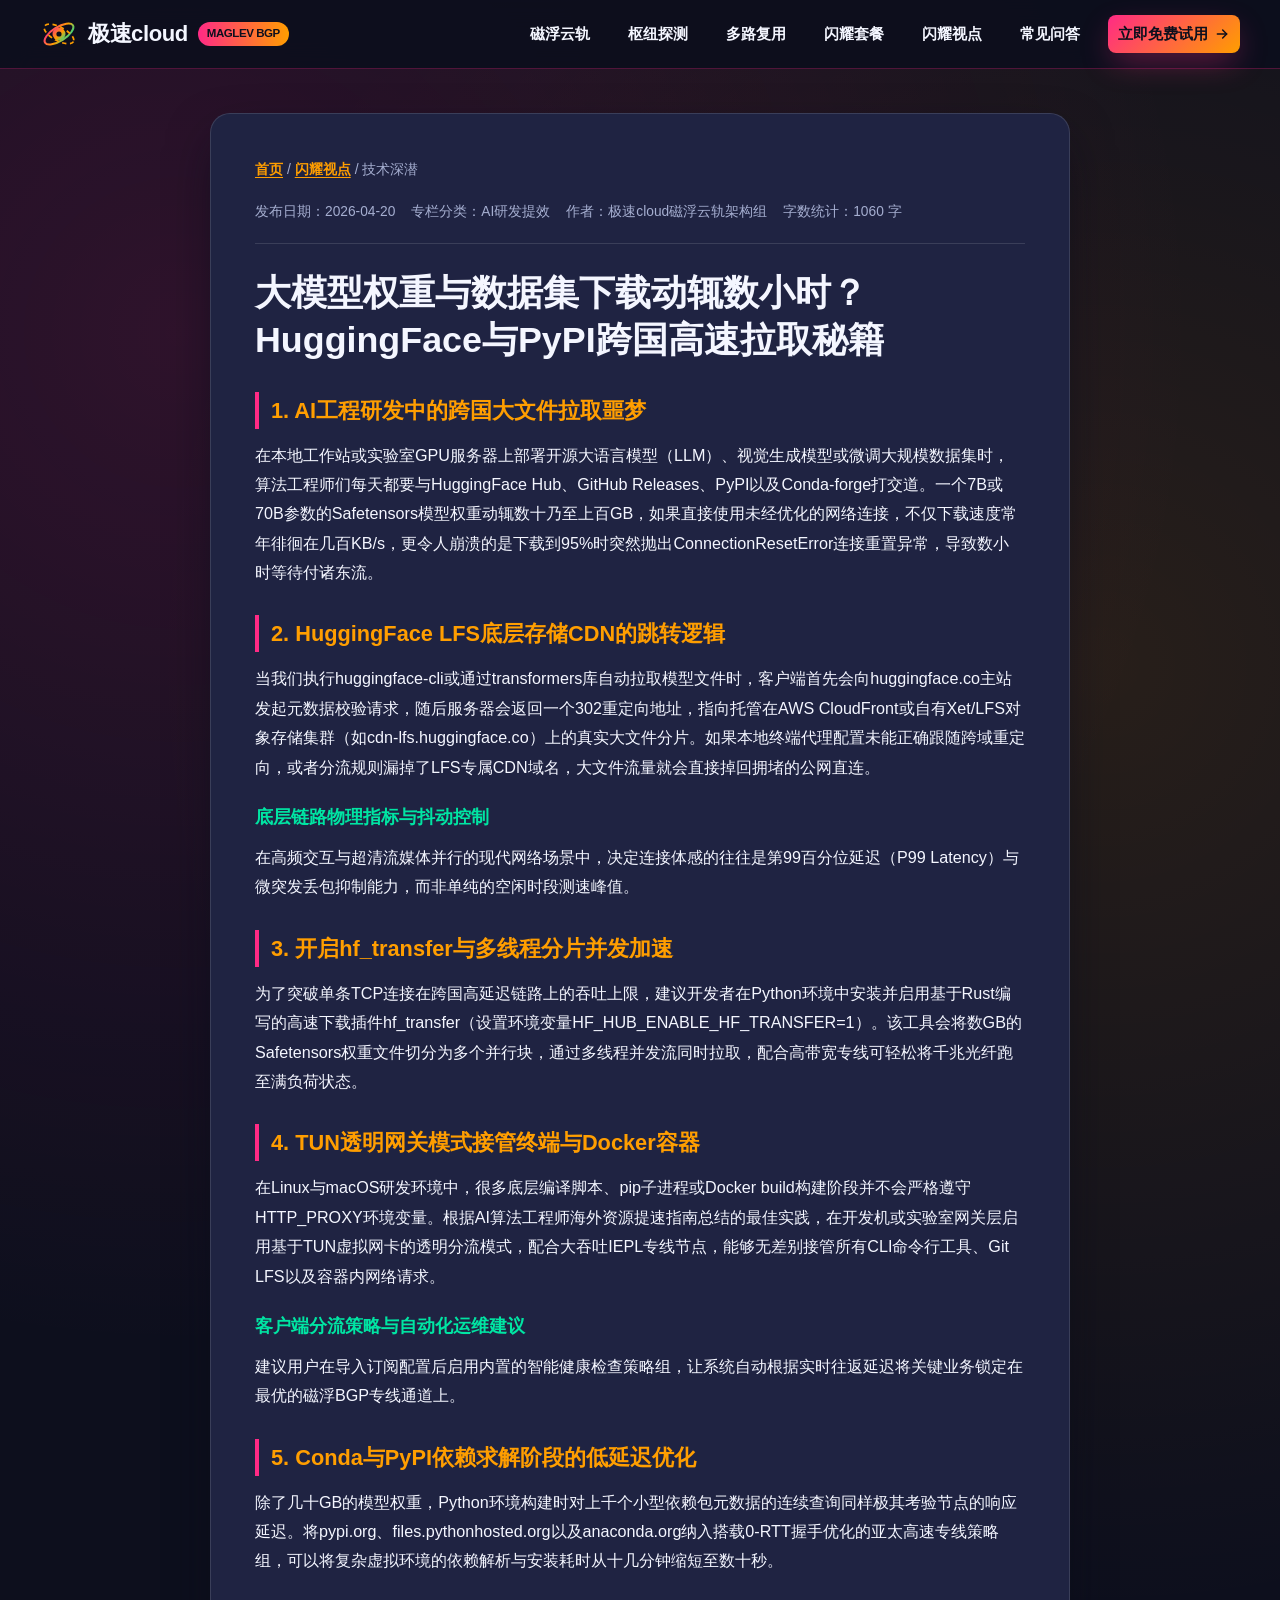
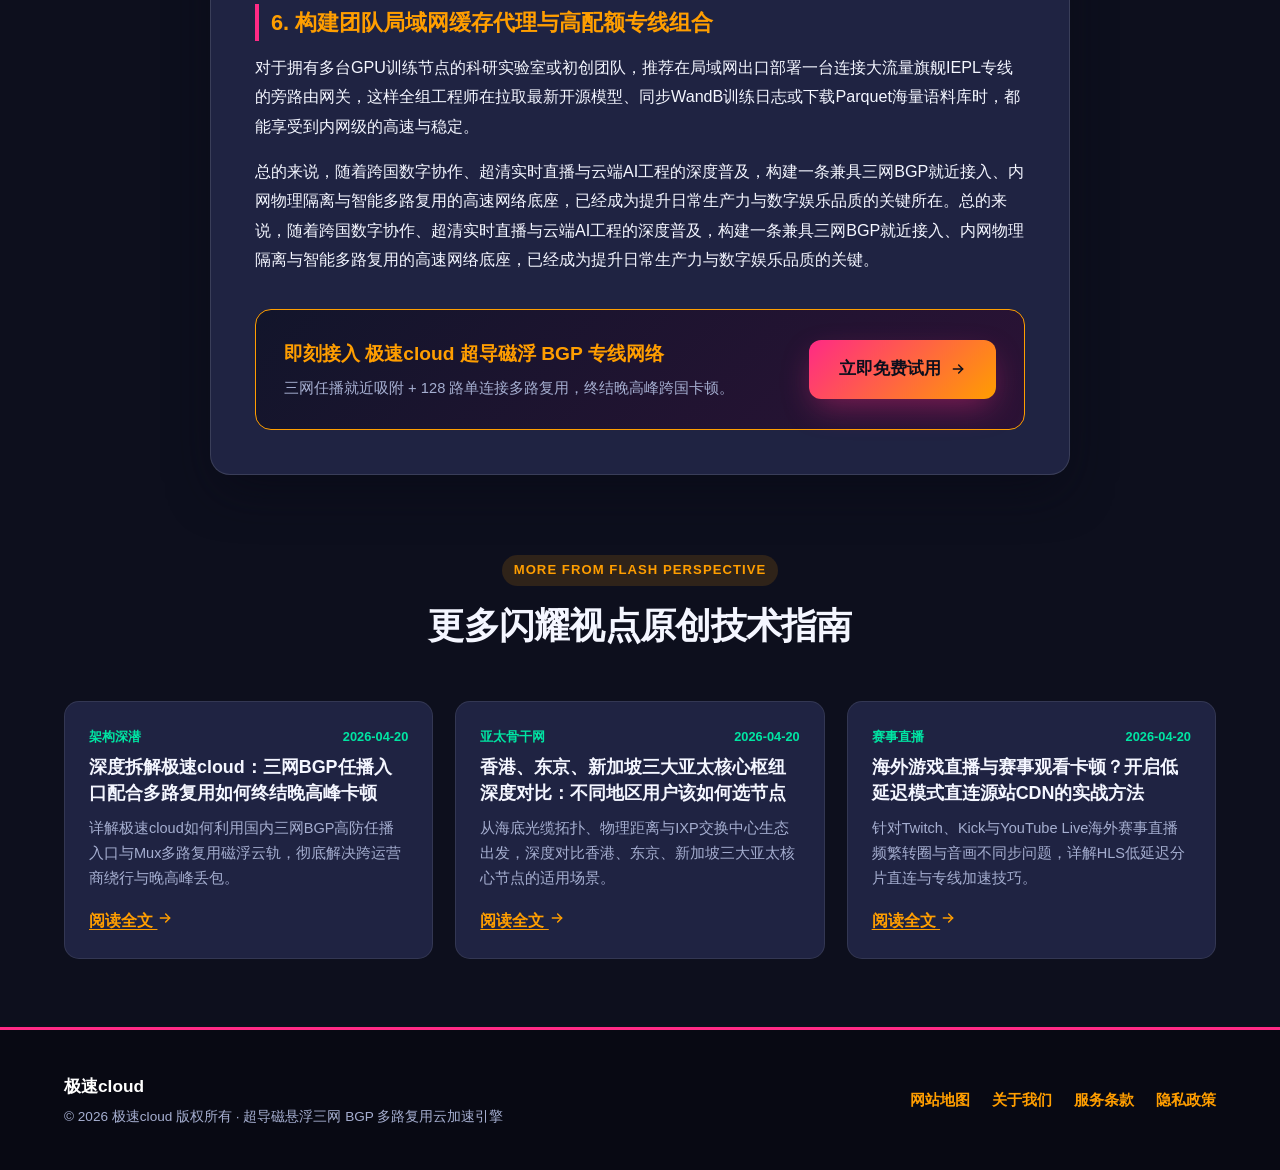
<file: python-conda-huggingface-model-download.html>
<!DOCTYPE html>
<html lang="zh-CN">
<head>
  <meta charset="UTF-8">
  <meta name="viewport" content="width=device-width, initial-scale=1">
  <title>大模型权重与数据集下载动辄数小时？HuggingFace与PyPI跨国高速拉取秘籍 - 极速cloud</title>
  <meta name="description" content="为AI算法工程师与Python开发者打造的跨国资源拉取指南，解决HuggingFace LFS大权重断点续传与Conda/PyPI超时问题。">
  <link rel="canonical" href="https://jscloud.monster/python-conda-huggingface-model-download.html">
  <meta property="og:title" content="大模型权重与数据集下载动辄数小时？HuggingFace与PyPI跨国高速拉取秘籍 - 极速cloud">
  <meta property="og:description" content="为AI算法工程师与Python开发者打造的跨国资源拉取指南，解决HuggingFace LFS大权重断点续传与Conda/PyPI超时问题。">
  <meta property="og:url" content="https://jscloud.monster/python-conda-huggingface-model-download.html">
  <meta property="og:type" content="article">
  <script type="application/ld+json">{"@context": "https://schema.org", "@type": "Article", "headline": "大模型权重与数据集下载动辄数小时？HuggingFace与PyPI跨国高速拉取秘籍", "description": "为AI算法工程师与Python开发者打造的跨国资源拉取指南，解决HuggingFace LFS大权重断点续传与Conda/PyPI超时问题。", "datePublished": "2026-04-20", "dateModified": "2026-04-20", "author": {"@type": "Organization", "name": "极速cloud"}, "publisher": {"@type": "Organization", "name": "极速cloud"}, "mainEntityOfPage": {"@type": "WebPage", "@id": "https://jscloud.monster/python-conda-huggingface-model-download.html"}}</script>
  <style>
:root {
  --bg-obsidian: #0D0F1D;
  --bg-plum: #181B34;
  --bg-panel: #1F2342;
  --text-light: #F4F6FF;
  --text-dim: #A5AED0;
  --coral: #FF2A85;
  --amber: #FF9E00;
  --mint: #00E5A3;
  --border-glow: rgba(255, 42, 133, 0.28);
  --shadow-maglev: 0 20px 50px -10px rgba(8, 10, 22, 0.72);
  --shadow-coral: 0 12px 32px -6px rgba(255, 42, 133, 0.42);
}
* { box-sizing: border-box; margin: 0; padding: 0; }
html { scroll-behavior: smooth; font-family: "PingFang SC", "Microsoft YaHei", -apple-system, BlinkMacSystemFont, sans-serif; background: var(--bg-obsidian); color: var(--text-light); line-height: 1.7; }
body { overflow-x: hidden; background-image: radial-gradient(circle at 14% 12%, rgba(255, 42, 133, 0.14) 0%, transparent 38%), radial-gradient(circle at 86% 24%, rgba(255, 158, 0, 0.11) 0%, transparent 40%); }
a, a:visited { color: var(--amber); text-decoration: underline; text-underline-offset: 3px; font-weight: 600; transition: color 0.2s ease, opacity 0.2s ease; }
a:hover { color: var(--mint); }
.container { max-width: 1200px; margin: 0 auto; padding: 0 24px; }

/* Header & Navigation */
.site-header { position: sticky; top: 0; z-index: 100; background: rgba(13, 15, 29, 0.92); backdrop-filter: blur(14px); border-bottom: 1px solid var(--border-glow); }
.nav-wrap { display: flex; align-items: center; justify-content: space-between; padding: 15px 0; gap: 16px; }
.brand-link, .brand-link:visited { display: inline-flex; align-items: center; gap: 10px; font-size: 1.38rem; font-weight: 900; color: var(--text-light); text-decoration: none; letter-spacing: -0.02em; }
.brand-badge { font-size: 0.72rem; background: linear-gradient(90deg, var(--coral), var(--amber)); color: #0D0F1D; padding: 2px 9px; border-radius: 99px; font-weight: 900; text-transform: uppercase; }
.main-nav { display: flex; align-items: center; flex-wrap: wrap; gap: 8px 18px; }
.main-nav a, .main-nav a:visited { color: var(--text-light); text-decoration: none; font-size: 0.95rem; font-weight: 700; padding: 6px 10px; border-radius: 8px; transition: all 0.2s; }
.main-nav a:hover { color: var(--amber); background: rgba(255, 158, 0, 0.12); }
.nav-cta, .nav-cta:visited { background: linear-gradient(135deg, var(--coral), var(--amber)); color: #0D0F1D !important; text-decoration: none !important; padding: 9px 18px; border-radius: 999px; font-size: 0.92rem; font-weight: 900; box-shadow: var(--shadow-coral); display: inline-flex; align-items: center; gap: 6px; white-space: nowrap; }
.nav-cta:hover { transform: translateY(-1px); opacity: 0.95; }

/* Buttons */
.btn-row { display: flex; flex-wrap: wrap; gap: 14px; align-items: center; margin-top: 26px; }
.btn-primary, .btn-primary:visited { display: inline-flex; align-items: center; gap: 9px; background: linear-gradient(135deg, var(--coral) 0%, var(--amber) 100%); color: #0D0F1D !important; text-decoration: none !important; padding: 15px 30px; border-radius: 12px; font-size: 1.05rem; font-weight: 900; box-shadow: var(--shadow-coral); transition: transform 0.2s, box-shadow 0.2s; border: none; cursor: pointer; }
.btn-primary:hover { transform: translateY(-2px); box-shadow: 0 16px 38px -6px rgba(255, 158, 0, 0.5); }
.btn-secondary, .btn-secondary:visited { display: inline-flex; align-items: center; gap: 8px; background: var(--bg-plum); color: var(--mint) !important; text-decoration: none !important; padding: 14px 26px; border-radius: 12px; font-size: 1.02rem; font-weight: 800; border: 2px solid var(--mint); transition: transform 0.2s, background 0.2s; }
.btn-secondary:hover { background: rgba(0, 229, 163, 0.12); transform: translateY(-2px); }

/* Hero Section */
.hero { padding: 58px 0 68px; position: relative; overflow: hidden; }
.hero-grid { display: grid; grid-template-columns: 1.06fr 0.94fr; gap: 40px; align-items: center; }
.maglev-tag { display: inline-flex; align-items: center; gap: 8px; background: rgba(255, 42, 133, 0.15); color: var(--amber); border: 1px solid rgba(255, 158, 0, 0.4); padding: 6px 14px; border-radius: 999px; font-size: 0.86rem; font-weight: 800; margin-bottom: 18px; }
.hero h1 { font-size: clamp(2.1rem, 3.8vw, 3.2rem); line-height: 1.18; font-weight: 900; color: var(--text-light); letter-spacing: -0.025em; margin-bottom: 18px; }
.hero h1 .hl { background: linear-gradient(90deg, var(--coral), var(--amber), var(--mint)); -webkit-background-clip: text; -webkit-text-fill-color: transparent; }
.hero-lead { font-size: 1.08rem; color: var(--text-dim); margin-bottom: 20px; max-width: 580px; }
.hero-metrics { display: grid; grid-template-columns: repeat(3, 1fr); gap: 14px; margin-top: 30px; padding-top: 24px; border-top: 1px solid rgba(255,255,255,0.1); }
.metric-box { background: var(--bg-plum); padding: 14px 16px; border-radius: 12px; border-left: 4px solid var(--amber); box-shadow: var(--shadow-maglev); }
.metric-val { font-size: 1.42rem; font-weight: 900; color: var(--text-light); }
.metric-lbl { font-size: 0.83rem; color: var(--text-dim); font-weight: 600; }

/* Animated SVG Stage */
.maglev-stage { background: linear-gradient(155deg, #12152B 0%, #1E163B 55%, #0D1E2D 100%); border-radius: 22px; padding: 22px; box-shadow: var(--shadow-maglev); border: 1.5px solid rgba(255, 158, 0, 0.42); position: relative; overflow: hidden; }
.maglev-stage-header { display: flex; justify-content: space-between; align-items: center; color: var(--text-light); font-size: 0.82rem; font-weight: 800; margin-bottom: 10px; padding: 0 6px; }
.orbit-pill { background: linear-gradient(90deg, var(--mint), var(--amber)); color: #0D0F1D; padding: 3px 11px; border-radius: 99px; font-weight: 900; font-size: 0.76rem; }
@keyframes portalPulse { 0%, 100% { transform: scale(0.97); opacity: 0.82; } 50% { transform: scale(1.04); opacity: 1; } }
.portal-ring { animation: portalPulse 2.8s ease-in-out infinite; transform-origin: center; }

/* Sections */
.section { padding: 68px 0; }
.section-alt { background: var(--bg-plum); }
.sec-head { text-align: center; max-width: 760px; margin: 0 auto 44px; }
.sec-tag { display: inline-block; font-size: 0.82rem; font-weight: 800; text-transform: uppercase; letter-spacing: 0.08em; color: var(--amber); background: rgba(255, 158, 0, 0.14); padding: 4px 12px; border-radius: 99px; margin-bottom: 10px; }
.sec-head h2 { font-size: clamp(1.7rem, 2.8vw, 2.35rem); font-weight: 900; margin-bottom: 12px; letter-spacing: -0.02em; color: var(--text-light); }
.sec-head p { color: var(--text-dim); font-size: 1.02rem; }

/* Feature Grid */
.feat-grid { display: grid; grid-template-columns: repeat(3, 1fr); gap: 24px; }
.feat-card { background: var(--bg-panel); border-radius: 16px; padding: 28px 24px; border: 1px solid rgba(255,255,255,0.08); box-shadow: var(--shadow-maglev); transition: transform 0.2s, border-color 0.2s; position: relative; overflow: hidden; }
.feat-card::before { content: ""; position: absolute; top: 0; left: 0; width: 100%; height: 4px; background: linear-gradient(90deg, var(--coral), var(--amber), var(--mint)); }
.feat-card:hover { transform: translateY(-4px); border-color: var(--amber); }
.feat-icon { width: 48px; height: 48px; border-radius: 12px; background: rgba(255, 42, 133, 0.16); color: var(--amber); display: flex; align-items: center; justify-content: center; margin-bottom: 16px; }
.feat-card h3 { font-size: 1.2rem; font-weight: 800; margin-bottom: 10px; color: var(--text-light); }
.feat-card p { color: var(--text-dim); font-size: 0.95rem; }

/* Interactive Maglev Hub Selector */
.hub-panel { background: var(--bg-panel); border-radius: 20px; padding: 32px; border: 1.5px solid var(--border-glow); box-shadow: var(--shadow-maglev); }
.hub-tabs { display: flex; flex-wrap: wrap; gap: 12px; margin-bottom: 24px; }
.hub-tab { padding: 11px 20px; border-radius: 10px; border: 1px solid rgba(255,255,255,0.15); background: var(--bg-obsidian); font-weight: 800; font-size: 0.95rem; cursor: pointer; color: var(--text-light); transition: all 0.2s; }
.hub-tab.active { background: linear-gradient(135deg, var(--coral), var(--amber)); color: #0D0F1D; border-color: transparent; box-shadow: var(--shadow-coral); }
.hub-body { display: grid; grid-template-columns: 1.18fr 0.82fr; gap: 24px; align-items: center; background: var(--bg-obsidian); padding: 26px; border-radius: 16px; border: 1px solid rgba(0, 229, 163, 0.25); }
.hub-stats { display: grid; grid-template-columns: repeat(2, 1fr); gap: 14px; }
.hub-stat-box { background: rgba(255,255,255,0.05); padding: 14px; border-radius: 10px; border-left: 3px solid var(--mint); }
.hub-stat-box span { display: block; font-size: 0.8rem; color: var(--text-dim); }
.hub-stat-box strong { font-size: 1.22rem; color: var(--text-light); }

/* Comparison Table */
.table-wrap { overflow-x: auto; background: var(--bg-panel); border-radius: 16px; border: 1px solid rgba(255,255,255,0.1); box-shadow: var(--shadow-maglev); }
.comp-table { width: 100%; border-collapse: collapse; min-width: 640px; }
.comp-table th, .comp-table td { padding: 16px 20px; text-align: left; border-bottom: 1px solid rgba(255,255,255,0.08); font-size: 0.95rem; color: var(--text-light); }
.comp-table th { background: #090B16; color: var(--text-light); font-weight: 800; }
.comp-table th.hl-col { background: linear-gradient(135deg, var(--coral), var(--amber)); color: #0D0F1D; }
.comp-table td.hl-col { background: rgba(255, 42, 133, 0.09); font-weight: 700; color: var(--amber); }

/* Pricing Grid */
.price-grid { display: grid; grid-template-columns: repeat(3, 1fr); gap: 24px; align-items: stretch; }
.price-card { background: var(--bg-panel); color: var(--text-light); border-radius: 18px; padding: 32px 26px; border: 1.5px solid rgba(255,255,255,0.1); display: flex; flex-direction: column; justify-content: space-between; position: relative; }
.price-card.pop { border-color: var(--amber); box-shadow: var(--shadow-coral); transform: translateY(-6px); }
.pop-badge { position: absolute; top: -13px; right: 22px; background: linear-gradient(90deg, var(--coral), var(--amber)); color: #0D0F1D; font-size: 0.78rem; font-weight: 900; padding: 4px 14px; border-radius: 99px; }
.price-num { font-size: 2.3rem; font-weight: 900; color: var(--amber); margin: 14px 0; }
.price-num small { font-size: 0.92rem; color: var(--text-dim); font-weight: 600; }
.price-list { list-style: none; margin: 18px 0 26px; display: flex; flex-direction: column; gap: 11px; }
.price-list li { display: flex; align-items: center; gap: 8px; font-size: 0.94rem; color: var(--text-light); }
.price-list li svg { color: var(--mint); flex-shrink: 0; }

/* Articles Preview & Hub */
.art-grid { display: grid; grid-template-columns: repeat(3, 1fr); gap: 22px; }
.art-card { background: var(--bg-panel); border-radius: 15px; padding: 24px; border: 1px solid rgba(255,255,255,0.09); display: flex; flex-direction: column; justify-content: space-between; transition: transform 0.2s, border-color 0.2s; }
.art-card:hover { transform: translateY(-4px); border-color: var(--amber); }
.art-meta { font-size: 0.8rem; font-weight: 700; color: var(--mint); margin-bottom: 8px; display: flex; justify-content: space-between; }
.art-card h3 { font-size: 1.12rem; font-weight: 800; margin-bottom: 10px; line-height: 1.42; }
.art-card h3 a, .art-card h3 a:visited { color: var(--text-light); text-decoration: none; }
.art-card h3 a:hover { color: var(--amber); }
.art-card p { font-size: 0.91rem; color: var(--text-dim); margin-bottom: 16px; }

/* FAQ Accordion */
.faq-list { max-width: 860px; margin: 0 auto; display: flex; flex-direction: column; gap: 14px; }
.faq-item { background: var(--bg-panel); border: 1px solid rgba(255,255,255,0.1); border-radius: 14px; padding: 18px 22px; }
.faq-item summary { font-weight: 800; font-size: 1.04rem; cursor: pointer; list-style: none; display: flex; justify-content: space-between; align-items: center; color: var(--text-light); }
.faq-item summary::after { content: "+"; font-size: 1.35rem; color: var(--amber); font-weight: 900; }
.faq-item[open] summary::after { content: "−"; }
.faq-item p { margin-top: 12px; color: var(--text-dim); font-size: 0.95rem; border-top: 1px solid rgba(255,255,255,0.08); padding-top: 12px; }

/* Article Detail Layout */
.article-shell { max-width: 860px; margin: 44px auto 70px; background: var(--bg-panel); border-radius: 20px; padding: 44px; border: 1px solid rgba(255,255,255,0.12); box-shadow: var(--shadow-maglev); }
.breadcrumb { font-size: 0.88rem; color: var(--text-dim); margin-bottom: 18px; }
.article-wrap h1 { font-size: clamp(1.65rem, 2.8vw, 2.25rem); font-weight: 900; line-height: 1.3; margin-bottom: 18px; color: var(--text-light); }
.art-byline { display: flex; flex-wrap: wrap; gap: 16px; font-size: 0.86rem; color: var(--text-dim); padding-bottom: 20px; margin-bottom: 26px; border-bottom: 1px solid rgba(255,255,255,0.12); }
.art-content h2 { font-size: 1.36rem; font-weight: 800; color: var(--amber); margin: 28px 0 12px; padding-left: 12px; border-left: 4px solid var(--coral); }
.art-content h3 { font-size: 1.14rem; font-weight: 800; color: var(--mint); margin: 20px 0 10px; }
.art-content p { margin-bottom: 16px; font-size: 1.01rem; color: var(--text-light); line-height: 1.82; }
.cta-banner { background: linear-gradient(135deg, #12152B 0%, #2B1235 100%); color: #fff; border-radius: 16px; padding: 28px; margin: 34px 0 0; border: 1.5px solid var(--amber); display: flex; flex-wrap: wrap; justify-content: space-between; align-items: center; gap: 18px; }

/* Footer */
.site-footer { background: #080913; color: var(--text-dim); padding: 42px 0; border-top: 3px solid var(--coral); }
.footer-inner { display: flex; flex-wrap: wrap; justify-content: space-between; align-items: center; gap: 20px; }
.footer-links { display: flex; flex-wrap: wrap; gap: 22px; }
.footer-links a, .footer-links a:visited { color: var(--amber); text-decoration: none; font-weight: 700; font-size: 0.95rem; }
.footer-links a:hover { color: var(--mint); text-decoration: underline; }

/* Responsive - Rule 7: Mobile navigation MUST remain visible */
@media (max-width: 920px) {
  .hero-grid, .feat-grid, .price-grid, .art-grid, .hub-body { grid-template-columns: 1fr; }
  .price-card.pop { transform: none; }
}
@media (max-width: 768px) {
  .nav-wrap { flex-direction: column; align-items: flex-start; gap: 10px; }
  .main-nav { width: 100%; display: flex !important; flex-wrap: wrap; gap: 6px 10px; padding-top: 6px; border-top: 1px solid rgba(255,255,255,0.1); }
  .main-nav a { font-size: 0.88rem; padding: 5px 8px; }
  .hero { padding: 34px 0 46px; }
  .hero-metrics { grid-template-columns: 1fr; }
  .article-shell { padding: 24px 18px; margin: 22px auto 46px; }
}
</style>
  <link rel="stylesheet" href="style.css">

<meta property="og:site_name" content="极速cloud">
<meta name="twitter:title" content="大模型权重与数据集下载动辄数小时？HuggingFace与PyPI跨国高速拉取秘籍 - 极速cloud">
<meta name="twitter:description" content="为AI算法工程师与Python开发者打造的跨国资源拉取指南，解决HuggingFace LFS大权重断点续传与Conda/PyPI超时问题。">
<script id="landing-maintenance-schema" type="application/ld+json">{"@context": "https://schema.org", "@type": "BreadcrumbList", "itemListElement": [{"@type": "ListItem", "position": 1, "name": "极速cloud机场", "item": "https://jscloud.monster/"}, {"@type": "ListItem", "position": 2, "name": "大模型权重与数据集下载动辄数小时？HuggingFace与PyPI跨国高速拉取秘籍 - 极速cloud", "item": "https://jscloud.monster/python-conda-huggingface-model-download.html"}]}</script>
</head>
<body>
  <header class="site-header">
  <div class="container nav-wrap">
    <a href="index.html" class="brand-link" aria-label="极速cloud首页">
      <svg class="brand-logo" viewBox="0 0 44 44" width="38" height="38" fill="none" xmlns="http://www.w3.org/2000/svg" aria-hidden="true">
  <defs>
    <linearGradient id="maglevGrad" x1="0%" y1="0%" x2="100%" y2="100%">
      <stop offset="0%" stop-color="#FF2A85"/>
      <stop offset="55%" stop-color="#FF9E00"/>
      <stop offset="100%" stop-color="#00E5A3"/>
    </linearGradient>
  </defs>
  <ellipse cx="22" cy="22" rx="19" ry="8" transform="rotate(-32 22 22)" stroke="url(#maglevGrad)" stroke-width="2.4"/>
  <ellipse cx="22" cy="22" rx="19" ry="8" transform="rotate(28 22 22)" stroke="#FF9E00" stroke-width="2" stroke-dasharray="5 4"/>
  <circle cx="22" cy="22" r="7.5" fill="url(#maglevGrad)"/>
  <circle cx="22" cy="22" r="3" fill="#0D0F1D"/>
</svg>
      <span>极速cloud</span>
      <span class="brand-badge">MAGLEV BGP</span>
    </a>
    <nav class="main-nav" aria-label="主导航">
      <a href="index.html#features">磁浮云轨</a>
      <a href="index.html#hub-selector">枢纽探测</a>
      <a href="index.html#comparison">多路复用</a>
      <a href="index.html#pricing">闪耀套餐</a>
      <a href="flash-perspective.html">闪耀视点</a>
      <a href="index.html#faq">常见问答</a>
      <a href="https://ww012.twilightaff.com/#/?code=A56DH1Af" target="_blank" class="nav-cta" rel="nofollow noopener sponsored">立即免费试用 <svg class="ico" viewBox="0 0 24 24" width="16" height="16" fill="none" stroke="currentColor" stroke-width="2.2" stroke-linecap="round" stroke-linejoin="round"><line x1="5" y1="12" x2="19" y2="12"/><polyline points="13 6 19 12 13 18"/></svg></a>
    </nav>
  </div>
</header>
  <main class="container">
    <div class="article-shell">
      <div class="breadcrumb">
        <a href="index.html">首页</a> / <a href="flash-perspective.html">闪耀视点</a> / <span>技术深潜</span>
      </div>
      <div class="art-byline">
        <span>发布日期：2026-04-20</span>
        <span>专栏分类：AI研发提效</span>
        <span>作者：极速cloud磁浮云轨架构组</span>
        <span>字数统计：1060 字</span>
      </div>
      <article class="article-wrap">
        <h1>大模型权重与数据集下载动辄数小时？HuggingFace与PyPI跨国高速拉取秘籍</h1>
        <div class="art-content">
          <h2>1. AI工程研发中的跨国大文件拉取噩梦</h2>
<p>在本地工作站或实验室GPU服务器上部署开源大语言模型（LLM）、视觉生成模型或微调大规模数据集时，算法工程师们每天都要与HuggingFace Hub、GitHub Releases、PyPI以及Conda-forge打交道。一个7B或70B参数的Safetensors模型权重动辄数十乃至上百GB，如果直接使用未经优化的网络连接，不仅下载速度常年徘徊在几百KB/s，更令人崩溃的是下载到95%时突然抛出ConnectionResetError连接重置异常，导致数小时等待付诸东流。</p>
<h2>2. HuggingFace LFS底层存储CDN的跳转逻辑</h2>
<p>当我们执行huggingface-cli或通过transformers库自动拉取模型文件时，客户端首先会向huggingface.co主站发起元数据校验请求，随后服务器会返回一个302重定向地址，指向托管在AWS CloudFront或自有Xet/LFS对象存储集群（如cdn-lfs.huggingface.co）上的真实大文件分片。如果本地终端代理配置未能正确跟随跨域重定向，或者分流规则漏掉了LFS专属CDN域名，大文件流量就会直接掉回拥堵的公网直连。</p>
<h3>底层链路物理指标与抖动控制</h3>
<p>在高频交互与超清流媒体并行的现代网络场景中，决定连接体感的往往是第99百分位延迟（P99 Latency）与微突发丢包抑制能力，而非单纯的空闲时段测速峰值。</p>
<h2>3. 开启hf_transfer与多线程分片并发加速</h2>
<p>为了突破单条TCP连接在跨国高延迟链路上的吞吐上限，建议开发者在Python环境中安装并启用基于Rust编写的高速下载插件hf_transfer（设置环境变量HF_HUB_ENABLE_HF_TRANSFER=1）。该工具会将数GB的Safetensors权重文件切分为多个并行块，通过多线程并发流同时拉取，配合高带宽专线可轻松将千兆光纤跑至满负荷状态。</p>
<h2>4. TUN透明网关模式接管终端与Docker容器</h2>
<p>在Linux与macOS研发环境中，很多底层编译脚本、pip子进程或Docker build构建阶段并不会严格遵守HTTP_PROXY环境变量。根据AI算法工程师海外资源提速指南总结的最佳实践，在开发机或实验室网关层启用基于TUN虚拟网卡的透明分流模式，配合大吞吐IEPL专线节点，能够无差别接管所有CLI命令行工具、Git LFS以及容器内网络请求。</p>
<h3>客户端分流策略与自动化运维建议</h3>
<p>建议用户在导入订阅配置后启用内置的智能健康检查策略组，让系统自动根据实时往返延迟将关键业务锁定在最优的磁浮BGP专线通道上。</p>
<h2>5. Conda与PyPI依赖求解阶段的低延迟优化</h2>
<p>除了几十GB的模型权重，Python环境构建时对上千个小型依赖包元数据的连续查询同样极其考验节点的响应延迟。将pypi.org、files.pythonhosted.org以及anaconda.org纳入搭载0-RTT握手优化的亚太高速专线策略组，可以将复杂虚拟环境的依赖解析与安装耗时从十几分钟缩短至数十秒。</p>
<h2>6. 构建团队局域网缓存代理与高配额专线组合</h2>
<p>对于拥有多台GPU训练节点的科研实验室或初创团队，推荐在局域网出口部署一台连接大流量旗舰IEPL专线的旁路由网关，这样全组工程师在拉取最新开源模型、同步WandB训练日志或下载Parquet海量语料库时，都能享受到内网级的高速与稳定。</p>
<p>总的来说，随着跨国数字协作、超清实时直播与云端AI工程的深度普及，构建一条兼具三网BGP就近接入、内网物理隔离与智能多路复用的高速网络底座，已经成为提升日常生产力与数字娱乐品质的关键所在。总的来说，随着跨国数字协作、超清实时直播与云端AI工程的深度普及，构建一条兼具三网BGP就近接入、内网物理隔离与智能多路复用的高速网络底座，已经成为提升日常生产力与数字娱乐品质的关键。</p>
        </div>
      </article>
      <div class="cta-banner">
        <div>
          <strong style="font-size:1.2rem;display:block;margin-bottom:4px;color:#FF9E00;">即刻接入 极速cloud 超导磁浮 BGP 专线网络</strong>
          <span style="color:#A5AED0;font-size:0.92rem;">三网任播就近吸附 + 128 路单连接多路复用，终结晚高峰跨国卡顿。</span>
        </div>
        <div style="display:flex;gap:12px;flex-wrap:wrap;">
          <a href="https://ww012.twilightaff.com/#/?code=A56DH1Af" target="_blank" class="btn-primary" rel="nofollow noopener sponsored">立即免费试用 <svg class="ico" viewBox="0 0 24 24" width="16" height="16" fill="none" stroke="currentColor" stroke-width="2.2" stroke-linecap="round" stroke-linejoin="round"><line x1="5" y1="12" x2="19" y2="12"/><polyline points="13 6 19 12 13 18"/></svg></a>
          
        </div>
      </div>
    </div>

    <section class="section" style="padding-top:10px;">
      <div class="sec-head">
        <span class="sec-tag">MORE FROM FLASH PERSPECTIVE</span>
        <h2>更多闪耀视点原创技术指南</h2>
      </div>
      <div class="art-grid">
        <div class="art-card">
      <div>
        <div class="art-meta"><span>架构深潜</span><span>2026-04-20</span></div>
        <h3><a href="jscloud-maglev-multi-line-bgp-architecture.html">深度拆解极速cloud：三网BGP任播入口配合多路复用如何终结晚高峰卡顿</a></h3>
        <p>详解极速cloud如何利用国内三网BGP高防任播入口与Mux多路复用磁浮云轨，彻底解决跨运营商绕行与晚高峰丢包。</p>
      </div>
      <a href="jscloud-maglev-multi-line-bgp-architecture.html">阅读全文 <svg class="ico" viewBox="0 0 24 24" width="16" height="16" fill="none" stroke="currentColor" stroke-width="2.2" stroke-linecap="round" stroke-linejoin="round"><line x1="5" y1="12" x2="19" y2="12"/><polyline points="13 6 19 12 13 18"/></svg></a>
    </div>
<div class="art-card">
      <div>
        <div class="art-meta"><span>亚太骨干网</span><span>2026-04-20</span></div>
        <h3><a href="hk-tokyo-singapore-backbone-latency-anatomy.html">香港、东京、新加坡三大亚太核心枢纽深度对比：不同地区用户该如何选节点</a></h3>
        <p>从海底光缆拓扑、物理距离与IXP交换中心生态出发，深度对比香港、东京、新加坡三大亚太核心节点的适用场景。</p>
      </div>
      <a href="hk-tokyo-singapore-backbone-latency-anatomy.html">阅读全文 <svg class="ico" viewBox="0 0 24 24" width="16" height="16" fill="none" stroke="currentColor" stroke-width="2.2" stroke-linecap="round" stroke-linejoin="round"><line x1="5" y1="12" x2="19" y2="12"/><polyline points="13 6 19 12 13 18"/></svg></a>
    </div>
<div class="art-card">
      <div>
        <div class="art-meta"><span>赛事直播</span><span>2026-04-20</span></div>
        <h3><a href="twitch-kick-1080p60-low-latency-player.html">海外游戏直播与赛事观看卡顿？开启低延迟模式直连源站CDN的实战方法</a></h3>
        <p>针对Twitch、Kick与YouTube Live海外赛事直播频繁转圈与音画不同步问题，详解HLS低延迟分片直连与专线加速技巧。</p>
      </div>
      <a href="twitch-kick-1080p60-low-latency-player.html">阅读全文 <svg class="ico" viewBox="0 0 24 24" width="16" height="16" fill="none" stroke="currentColor" stroke-width="2.2" stroke-linecap="round" stroke-linejoin="round"><line x1="5" y1="12" x2="19" y2="12"/><polyline points="13 6 19 12 13 18"/></svg></a>
    </div>
      </div>
    </section>
  </main>
  <footer class="site-footer">
  <div class="container footer-inner">
    <div>
      <strong style="color:#FFFFFF;font-size:1.08rem;">极速cloud</strong>
      <p style="font-size:0.85rem;color:#A5AED0;margin-top:4px;">© 2026 极速cloud 版权所有 · 超导磁悬浮三网 BGP 多路复用云加速引擎</p>
    </div>
    <div class="footer-links">
      <a href="sitemap.html">网站地图</a>
      <a href="about.html">关于我们</a>
      <a href="terms.html">服务条款</a>
      <a href="privacy.html">隐私政策</a>
    </div>
  </div>
</footer>
</body>
</html>
</file>
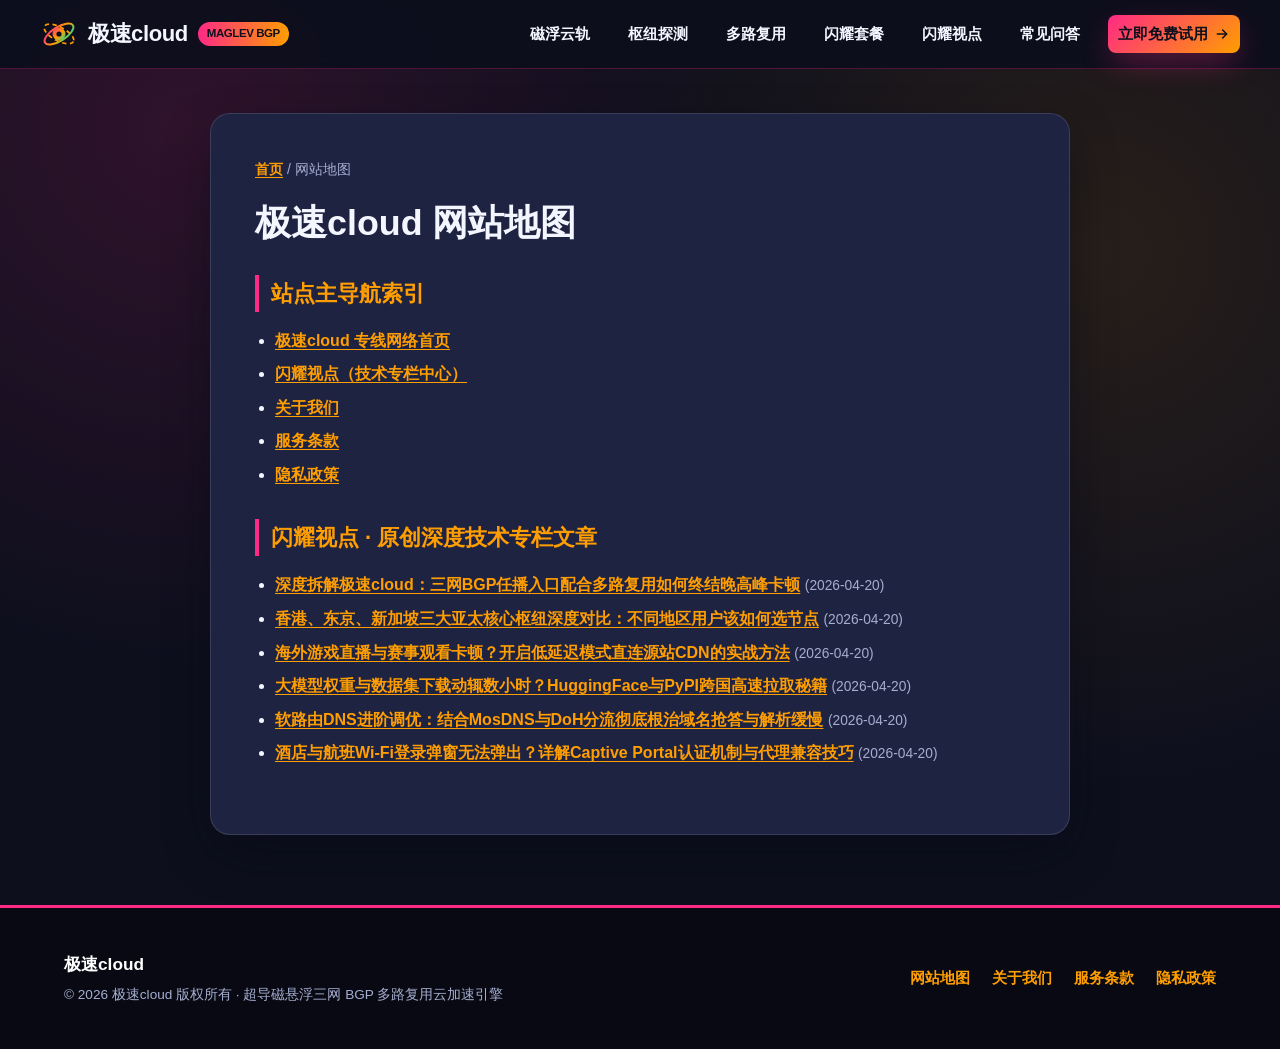
<file: sitemap.html>
<!DOCTYPE html>
<html lang="zh-CN">
<head>
  <meta charset="UTF-8">
  <meta name="viewport" content="width=device-width, initial-scale=1">
  <title>网站地图 - 极速cloud</title>
  <meta name="description" content="极速cloud网站地图页面，了解我们的三网BGP磁浮多路复用专线架构、合规使用准则与零日志隐私保护机制。">
  <link rel="canonical" href="https://jscloud.monster/sitemap.html">
  <meta property="og:title" content="网站地图 - 极速cloud">
  <meta property="og:description" content="极速cloud网站地图页面，了解我们的三网BGP磁浮多路复用专线架构、合规使用准则与零日志隐私保护机制。">
  <meta property="og:url" content="https://jscloud.monster/sitemap.html">
  <meta property="og:type" content="article">
  <style>
:root {
  --bg-obsidian: #0D0F1D;
  --bg-plum: #181B34;
  --bg-panel: #1F2342;
  --text-light: #F4F6FF;
  --text-dim: #A5AED0;
  --coral: #FF2A85;
  --amber: #FF9E00;
  --mint: #00E5A3;
  --border-glow: rgba(255, 42, 133, 0.28);
  --shadow-maglev: 0 20px 50px -10px rgba(8, 10, 22, 0.72);
  --shadow-coral: 0 12px 32px -6px rgba(255, 42, 133, 0.42);
}
* { box-sizing: border-box; margin: 0; padding: 0; }
html { scroll-behavior: smooth; font-family: "PingFang SC", "Microsoft YaHei", -apple-system, BlinkMacSystemFont, sans-serif; background: var(--bg-obsidian); color: var(--text-light); line-height: 1.7; }
body { overflow-x: hidden; background-image: radial-gradient(circle at 14% 12%, rgba(255, 42, 133, 0.14) 0%, transparent 38%), radial-gradient(circle at 86% 24%, rgba(255, 158, 0, 0.11) 0%, transparent 40%); }
a, a:visited { color: var(--amber); text-decoration: underline; text-underline-offset: 3px; font-weight: 600; transition: color 0.2s ease, opacity 0.2s ease; }
a:hover { color: var(--mint); }
.container { max-width: 1200px; margin: 0 auto; padding: 0 24px; }

/* Header & Navigation */
.site-header { position: sticky; top: 0; z-index: 100; background: rgba(13, 15, 29, 0.92); backdrop-filter: blur(14px); border-bottom: 1px solid var(--border-glow); }
.nav-wrap { display: flex; align-items: center; justify-content: space-between; padding: 15px 0; gap: 16px; }
.brand-link, .brand-link:visited { display: inline-flex; align-items: center; gap: 10px; font-size: 1.38rem; font-weight: 900; color: var(--text-light); text-decoration: none; letter-spacing: -0.02em; }
.brand-badge { font-size: 0.72rem; background: linear-gradient(90deg, var(--coral), var(--amber)); color: #0D0F1D; padding: 2px 9px; border-radius: 99px; font-weight: 900; text-transform: uppercase; }
.main-nav { display: flex; align-items: center; flex-wrap: wrap; gap: 8px 18px; }
.main-nav a, .main-nav a:visited { color: var(--text-light); text-decoration: none; font-size: 0.95rem; font-weight: 700; padding: 6px 10px; border-radius: 8px; transition: all 0.2s; }
.main-nav a:hover { color: var(--amber); background: rgba(255, 158, 0, 0.12); }
.nav-cta, .nav-cta:visited { background: linear-gradient(135deg, var(--coral), var(--amber)); color: #0D0F1D !important; text-decoration: none !important; padding: 9px 18px; border-radius: 999px; font-size: 0.92rem; font-weight: 900; box-shadow: var(--shadow-coral); display: inline-flex; align-items: center; gap: 6px; white-space: nowrap; }
.nav-cta:hover { transform: translateY(-1px); opacity: 0.95; }

/* Buttons */
.btn-row { display: flex; flex-wrap: wrap; gap: 14px; align-items: center; margin-top: 26px; }
.btn-primary, .btn-primary:visited { display: inline-flex; align-items: center; gap: 9px; background: linear-gradient(135deg, var(--coral) 0%, var(--amber) 100%); color: #0D0F1D !important; text-decoration: none !important; padding: 15px 30px; border-radius: 12px; font-size: 1.05rem; font-weight: 900; box-shadow: var(--shadow-coral); transition: transform 0.2s, box-shadow 0.2s; border: none; cursor: pointer; }
.btn-primary:hover { transform: translateY(-2px); box-shadow: 0 16px 38px -6px rgba(255, 158, 0, 0.5); }
.btn-secondary, .btn-secondary:visited { display: inline-flex; align-items: center; gap: 8px; background: var(--bg-plum); color: var(--mint) !important; text-decoration: none !important; padding: 14px 26px; border-radius: 12px; font-size: 1.02rem; font-weight: 800; border: 2px solid var(--mint); transition: transform 0.2s, background 0.2s; }
.btn-secondary:hover { background: rgba(0, 229, 163, 0.12); transform: translateY(-2px); }

/* Hero Section */
.hero { padding: 58px 0 68px; position: relative; overflow: hidden; }
.hero-grid { display: grid; grid-template-columns: 1.06fr 0.94fr; gap: 40px; align-items: center; }
.maglev-tag { display: inline-flex; align-items: center; gap: 8px; background: rgba(255, 42, 133, 0.15); color: var(--amber); border: 1px solid rgba(255, 158, 0, 0.4); padding: 6px 14px; border-radius: 999px; font-size: 0.86rem; font-weight: 800; margin-bottom: 18px; }
.hero h1 { font-size: clamp(2.1rem, 3.8vw, 3.2rem); line-height: 1.18; font-weight: 900; color: var(--text-light); letter-spacing: -0.025em; margin-bottom: 18px; }
.hero h1 .hl { background: linear-gradient(90deg, var(--coral), var(--amber), var(--mint)); -webkit-background-clip: text; -webkit-text-fill-color: transparent; }
.hero-lead { font-size: 1.08rem; color: var(--text-dim); margin-bottom: 20px; max-width: 580px; }
.hero-metrics { display: grid; grid-template-columns: repeat(3, 1fr); gap: 14px; margin-top: 30px; padding-top: 24px; border-top: 1px solid rgba(255,255,255,0.1); }
.metric-box { background: var(--bg-plum); padding: 14px 16px; border-radius: 12px; border-left: 4px solid var(--amber); box-shadow: var(--shadow-maglev); }
.metric-val { font-size: 1.42rem; font-weight: 900; color: var(--text-light); }
.metric-lbl { font-size: 0.83rem; color: var(--text-dim); font-weight: 600; }

/* Animated SVG Stage */
.maglev-stage { background: linear-gradient(155deg, #12152B 0%, #1E163B 55%, #0D1E2D 100%); border-radius: 22px; padding: 22px; box-shadow: var(--shadow-maglev); border: 1.5px solid rgba(255, 158, 0, 0.42); position: relative; overflow: hidden; }
.maglev-stage-header { display: flex; justify-content: space-between; align-items: center; color: var(--text-light); font-size: 0.82rem; font-weight: 800; margin-bottom: 10px; padding: 0 6px; }
.orbit-pill { background: linear-gradient(90deg, var(--mint), var(--amber)); color: #0D0F1D; padding: 3px 11px; border-radius: 99px; font-weight: 900; font-size: 0.76rem; }
@keyframes portalPulse { 0%, 100% { transform: scale(0.97); opacity: 0.82; } 50% { transform: scale(1.04); opacity: 1; } }
.portal-ring { animation: portalPulse 2.8s ease-in-out infinite; transform-origin: center; }

/* Sections */
.section { padding: 68px 0; }
.section-alt { background: var(--bg-plum); }
.sec-head { text-align: center; max-width: 760px; margin: 0 auto 44px; }
.sec-tag { display: inline-block; font-size: 0.82rem; font-weight: 800; text-transform: uppercase; letter-spacing: 0.08em; color: var(--amber); background: rgba(255, 158, 0, 0.14); padding: 4px 12px; border-radius: 99px; margin-bottom: 10px; }
.sec-head h2 { font-size: clamp(1.7rem, 2.8vw, 2.35rem); font-weight: 900; margin-bottom: 12px; letter-spacing: -0.02em; color: var(--text-light); }
.sec-head p { color: var(--text-dim); font-size: 1.02rem; }

/* Feature Grid */
.feat-grid { display: grid; grid-template-columns: repeat(3, 1fr); gap: 24px; }
.feat-card { background: var(--bg-panel); border-radius: 16px; padding: 28px 24px; border: 1px solid rgba(255,255,255,0.08); box-shadow: var(--shadow-maglev); transition: transform 0.2s, border-color 0.2s; position: relative; overflow: hidden; }
.feat-card::before { content: ""; position: absolute; top: 0; left: 0; width: 100%; height: 4px; background: linear-gradient(90deg, var(--coral), var(--amber), var(--mint)); }
.feat-card:hover { transform: translateY(-4px); border-color: var(--amber); }
.feat-icon { width: 48px; height: 48px; border-radius: 12px; background: rgba(255, 42, 133, 0.16); color: var(--amber); display: flex; align-items: center; justify-content: center; margin-bottom: 16px; }
.feat-card h3 { font-size: 1.2rem; font-weight: 800; margin-bottom: 10px; color: var(--text-light); }
.feat-card p { color: var(--text-dim); font-size: 0.95rem; }

/* Interactive Maglev Hub Selector */
.hub-panel { background: var(--bg-panel); border-radius: 20px; padding: 32px; border: 1.5px solid var(--border-glow); box-shadow: var(--shadow-maglev); }
.hub-tabs { display: flex; flex-wrap: wrap; gap: 12px; margin-bottom: 24px; }
.hub-tab { padding: 11px 20px; border-radius: 10px; border: 1px solid rgba(255,255,255,0.15); background: var(--bg-obsidian); font-weight: 800; font-size: 0.95rem; cursor: pointer; color: var(--text-light); transition: all 0.2s; }
.hub-tab.active { background: linear-gradient(135deg, var(--coral), var(--amber)); color: #0D0F1D; border-color: transparent; box-shadow: var(--shadow-coral); }
.hub-body { display: grid; grid-template-columns: 1.18fr 0.82fr; gap: 24px; align-items: center; background: var(--bg-obsidian); padding: 26px; border-radius: 16px; border: 1px solid rgba(0, 229, 163, 0.25); }
.hub-stats { display: grid; grid-template-columns: repeat(2, 1fr); gap: 14px; }
.hub-stat-box { background: rgba(255,255,255,0.05); padding: 14px; border-radius: 10px; border-left: 3px solid var(--mint); }
.hub-stat-box span { display: block; font-size: 0.8rem; color: var(--text-dim); }
.hub-stat-box strong { font-size: 1.22rem; color: var(--text-light); }

/* Comparison Table */
.table-wrap { overflow-x: auto; background: var(--bg-panel); border-radius: 16px; border: 1px solid rgba(255,255,255,0.1); box-shadow: var(--shadow-maglev); }
.comp-table { width: 100%; border-collapse: collapse; min-width: 640px; }
.comp-table th, .comp-table td { padding: 16px 20px; text-align: left; border-bottom: 1px solid rgba(255,255,255,0.08); font-size: 0.95rem; color: var(--text-light); }
.comp-table th { background: #090B16; color: var(--text-light); font-weight: 800; }
.comp-table th.hl-col { background: linear-gradient(135deg, var(--coral), var(--amber)); color: #0D0F1D; }
.comp-table td.hl-col { background: rgba(255, 42, 133, 0.09); font-weight: 700; color: var(--amber); }

/* Pricing Grid */
.price-grid { display: grid; grid-template-columns: repeat(3, 1fr); gap: 24px; align-items: stretch; }
.price-card { background: var(--bg-panel); color: var(--text-light); border-radius: 18px; padding: 32px 26px; border: 1.5px solid rgba(255,255,255,0.1); display: flex; flex-direction: column; justify-content: space-between; position: relative; }
.price-card.pop { border-color: var(--amber); box-shadow: var(--shadow-coral); transform: translateY(-6px); }
.pop-badge { position: absolute; top: -13px; right: 22px; background: linear-gradient(90deg, var(--coral), var(--amber)); color: #0D0F1D; font-size: 0.78rem; font-weight: 900; padding: 4px 14px; border-radius: 99px; }
.price-num { font-size: 2.3rem; font-weight: 900; color: var(--amber); margin: 14px 0; }
.price-num small { font-size: 0.92rem; color: var(--text-dim); font-weight: 600; }
.price-list { list-style: none; margin: 18px 0 26px; display: flex; flex-direction: column; gap: 11px; }
.price-list li { display: flex; align-items: center; gap: 8px; font-size: 0.94rem; color: var(--text-light); }
.price-list li svg { color: var(--mint); flex-shrink: 0; }

/* Articles Preview & Hub */
.art-grid { display: grid; grid-template-columns: repeat(3, 1fr); gap: 22px; }
.art-card { background: var(--bg-panel); border-radius: 15px; padding: 24px; border: 1px solid rgba(255,255,255,0.09); display: flex; flex-direction: column; justify-content: space-between; transition: transform 0.2s, border-color 0.2s; }
.art-card:hover { transform: translateY(-4px); border-color: var(--amber); }
.art-meta { font-size: 0.8rem; font-weight: 700; color: var(--mint); margin-bottom: 8px; display: flex; justify-content: space-between; }
.art-card h3 { font-size: 1.12rem; font-weight: 800; margin-bottom: 10px; line-height: 1.42; }
.art-card h3 a, .art-card h3 a:visited { color: var(--text-light); text-decoration: none; }
.art-card h3 a:hover { color: var(--amber); }
.art-card p { font-size: 0.91rem; color: var(--text-dim); margin-bottom: 16px; }

/* FAQ Accordion */
.faq-list { max-width: 860px; margin: 0 auto; display: flex; flex-direction: column; gap: 14px; }
.faq-item { background: var(--bg-panel); border: 1px solid rgba(255,255,255,0.1); border-radius: 14px; padding: 18px 22px; }
.faq-item summary { font-weight: 800; font-size: 1.04rem; cursor: pointer; list-style: none; display: flex; justify-content: space-between; align-items: center; color: var(--text-light); }
.faq-item summary::after { content: "+"; font-size: 1.35rem; color: var(--amber); font-weight: 900; }
.faq-item[open] summary::after { content: "−"; }
.faq-item p { margin-top: 12px; color: var(--text-dim); font-size: 0.95rem; border-top: 1px solid rgba(255,255,255,0.08); padding-top: 12px; }

/* Article Detail Layout */
.article-shell { max-width: 860px; margin: 44px auto 70px; background: var(--bg-panel); border-radius: 20px; padding: 44px; border: 1px solid rgba(255,255,255,0.12); box-shadow: var(--shadow-maglev); }
.breadcrumb { font-size: 0.88rem; color: var(--text-dim); margin-bottom: 18px; }
.article-wrap h1 { font-size: clamp(1.65rem, 2.8vw, 2.25rem); font-weight: 900; line-height: 1.3; margin-bottom: 18px; color: var(--text-light); }
.art-byline { display: flex; flex-wrap: wrap; gap: 16px; font-size: 0.86rem; color: var(--text-dim); padding-bottom: 20px; margin-bottom: 26px; border-bottom: 1px solid rgba(255,255,255,0.12); }
.art-content h2 { font-size: 1.36rem; font-weight: 800; color: var(--amber); margin: 28px 0 12px; padding-left: 12px; border-left: 4px solid var(--coral); }
.art-content h3 { font-size: 1.14rem; font-weight: 800; color: var(--mint); margin: 20px 0 10px; }
.art-content p { margin-bottom: 16px; font-size: 1.01rem; color: var(--text-light); line-height: 1.82; }
.cta-banner { background: linear-gradient(135deg, #12152B 0%, #2B1235 100%); color: #fff; border-radius: 16px; padding: 28px; margin: 34px 0 0; border: 1.5px solid var(--amber); display: flex; flex-wrap: wrap; justify-content: space-between; align-items: center; gap: 18px; }

/* Footer */
.site-footer { background: #080913; color: var(--text-dim); padding: 42px 0; border-top: 3px solid var(--coral); }
.footer-inner { display: flex; flex-wrap: wrap; justify-content: space-between; align-items: center; gap: 20px; }
.footer-links { display: flex; flex-wrap: wrap; gap: 22px; }
.footer-links a, .footer-links a:visited { color: var(--amber); text-decoration: none; font-weight: 700; font-size: 0.95rem; }
.footer-links a:hover { color: var(--mint); text-decoration: underline; }

/* Responsive - Rule 7: Mobile navigation MUST remain visible */
@media (max-width: 920px) {
  .hero-grid, .feat-grid, .price-grid, .art-grid, .hub-body { grid-template-columns: 1fr; }
  .price-card.pop { transform: none; }
}
@media (max-width: 768px) {
  .nav-wrap { flex-direction: column; align-items: flex-start; gap: 10px; }
  .main-nav { width: 100%; display: flex !important; flex-wrap: wrap; gap: 6px 10px; padding-top: 6px; border-top: 1px solid rgba(255,255,255,0.1); }
  .main-nav a { font-size: 0.88rem; padding: 5px 8px; }
  .hero { padding: 34px 0 46px; }
  .hero-metrics { grid-template-columns: 1fr; }
  .article-shell { padding: 24px 18px; margin: 22px auto 46px; }
}
</style>
  <link rel="stylesheet" href="style.css">

<meta property="og:site_name" content="极速cloud">
<meta name="twitter:title" content="网站地图 - 极速cloud">
<meta name="twitter:description" content="极速cloud网站地图页面，了解我们的三网BGP磁浮多路复用专线架构、合规使用准则与零日志隐私保护机制。">
<script id="landing-maintenance-schema" type="application/ld+json">{"@context": "https://schema.org", "@type": "BreadcrumbList", "itemListElement": [{"@type": "ListItem", "position": 1, "name": "极速cloud机场", "item": "https://jscloud.monster/"}, {"@type": "ListItem", "position": 2, "name": "网站地图 - 极速cloud", "item": "https://jscloud.monster/sitemap.html"}]}</script>
</head>
<body>
  <header class="site-header">
  <div class="container nav-wrap">
    <a href="index.html" class="brand-link" aria-label="极速cloud首页">
      <svg class="brand-logo" viewBox="0 0 44 44" width="38" height="38" fill="none" xmlns="http://www.w3.org/2000/svg" aria-hidden="true">
  <defs>
    <linearGradient id="maglevGrad" x1="0%" y1="0%" x2="100%" y2="100%">
      <stop offset="0%" stop-color="#FF2A85"/>
      <stop offset="55%" stop-color="#FF9E00"/>
      <stop offset="100%" stop-color="#00E5A3"/>
    </linearGradient>
  </defs>
  <ellipse cx="22" cy="22" rx="19" ry="8" transform="rotate(-32 22 22)" stroke="url(#maglevGrad)" stroke-width="2.4"/>
  <ellipse cx="22" cy="22" rx="19" ry="8" transform="rotate(28 22 22)" stroke="#FF9E00" stroke-width="2" stroke-dasharray="5 4"/>
  <circle cx="22" cy="22" r="7.5" fill="url(#maglevGrad)"/>
  <circle cx="22" cy="22" r="3" fill="#0D0F1D"/>
</svg>
      <span>极速cloud</span>
      <span class="brand-badge">MAGLEV BGP</span>
    </a>
    <nav class="main-nav" aria-label="主导航">
      <a href="index.html#features">磁浮云轨</a>
      <a href="index.html#hub-selector">枢纽探测</a>
      <a href="index.html#comparison">多路复用</a>
      <a href="index.html#pricing">闪耀套餐</a>
      <a href="flash-perspective.html">闪耀视点</a>
      <a href="index.html#faq">常见问答</a>
      <a href="https://ww012.twilightaff.com/#/?code=A56DH1Af" target="_blank" class="nav-cta" rel="nofollow noopener sponsored">立即免费试用 <svg class="ico" viewBox="0 0 24 24" width="16" height="16" fill="none" stroke="currentColor" stroke-width="2.2" stroke-linecap="round" stroke-linejoin="round"><line x1="5" y1="12" x2="19" y2="12"/><polyline points="13 6 19 12 13 18"/></svg></a>
    </nav>
  </div>
</header>
  <main class="container">
    <div class="article-shell">
      <div class="breadcrumb"><a href="index.html">首页</a> / <span>网站地图</span></div>
      <article class="article-wrap">
        <h1>极速cloud 网站地图</h1>
        <div class="art-content">
          
<h2>站点主导航索引</h2>
<ul style="margin:12px 0 26px 20px;line-height:2.1;">
  <li><a href="index.html">极速cloud 专线网络首页</a></li>
  <li><a href="flash-perspective.html">闪耀视点（技术专栏中心）</a></li>
  <li><a href="about.html">关于我们</a></li>
  <li><a href="terms.html">服务条款</a></li>
  <li><a href="privacy.html">隐私政策</a></li>
</ul>
<h2>闪耀视点 · 原创深度技术专栏文章</h2>
<ul style="margin:12px 0 20px 20px;line-height:2.1;">
  <li><a href="jscloud-maglev-multi-line-bgp-architecture.html">深度拆解极速cloud：三网BGP任播入口配合多路复用如何终结晚高峰卡顿</a> <span style="color:#A5AED0;font-size:0.86rem;">(2026-04-20)</span></li>
<li><a href="hk-tokyo-singapore-backbone-latency-anatomy.html">香港、东京、新加坡三大亚太核心枢纽深度对比：不同地区用户该如何选节点</a> <span style="color:#A5AED0;font-size:0.86rem;">(2026-04-20)</span></li>
<li><a href="twitch-kick-1080p60-low-latency-player.html">海外游戏直播与赛事观看卡顿？开启低延迟模式直连源站CDN的实战方法</a> <span style="color:#A5AED0;font-size:0.86rem;">(2026-04-20)</span></li>
<li><a href="python-conda-huggingface-model-download.html">大模型权重与数据集下载动辄数小时？HuggingFace与PyPI跨国高速拉取秘籍</a> <span style="color:#A5AED0;font-size:0.86rem;">(2026-04-20)</span></li>
<li><a href="openwrt-mosdns-smartdns-anti-pollution.html">软路由DNS进阶调优：结合MosDNS与DoH分流彻底根治域名抢答与解析缓慢</a> <span style="color:#A5AED0;font-size:0.86rem;">(2026-04-20)</span></li>
<li><a href="travel-hotel-captive-portal-bypass-tips.html">酒店与航班Wi-Fi登录弹窗无法弹出？详解Captive Portal认证机制与代理兼容技巧</a> <span style="color:#A5AED0;font-size:0.86rem;">(2026-04-20)</span></li>
</ul>

        </div>
      </article>
    </div>
  </main>
  <footer class="site-footer">
  <div class="container footer-inner">
    <div>
      <strong style="color:#FFFFFF;font-size:1.08rem;">极速cloud</strong>
      <p style="font-size:0.85rem;color:#A5AED0;margin-top:4px;">© 2026 极速cloud 版权所有 · 超导磁悬浮三网 BGP 多路复用云加速引擎</p>
    </div>
    <div class="footer-links">
      <a href="sitemap.html">网站地图</a>
      <a href="about.html">关于我们</a>
      <a href="terms.html">服务条款</a>
      <a href="privacy.html">隐私政策</a>
    </div>
  </div>
</footer>
</body>
</html>
</file>
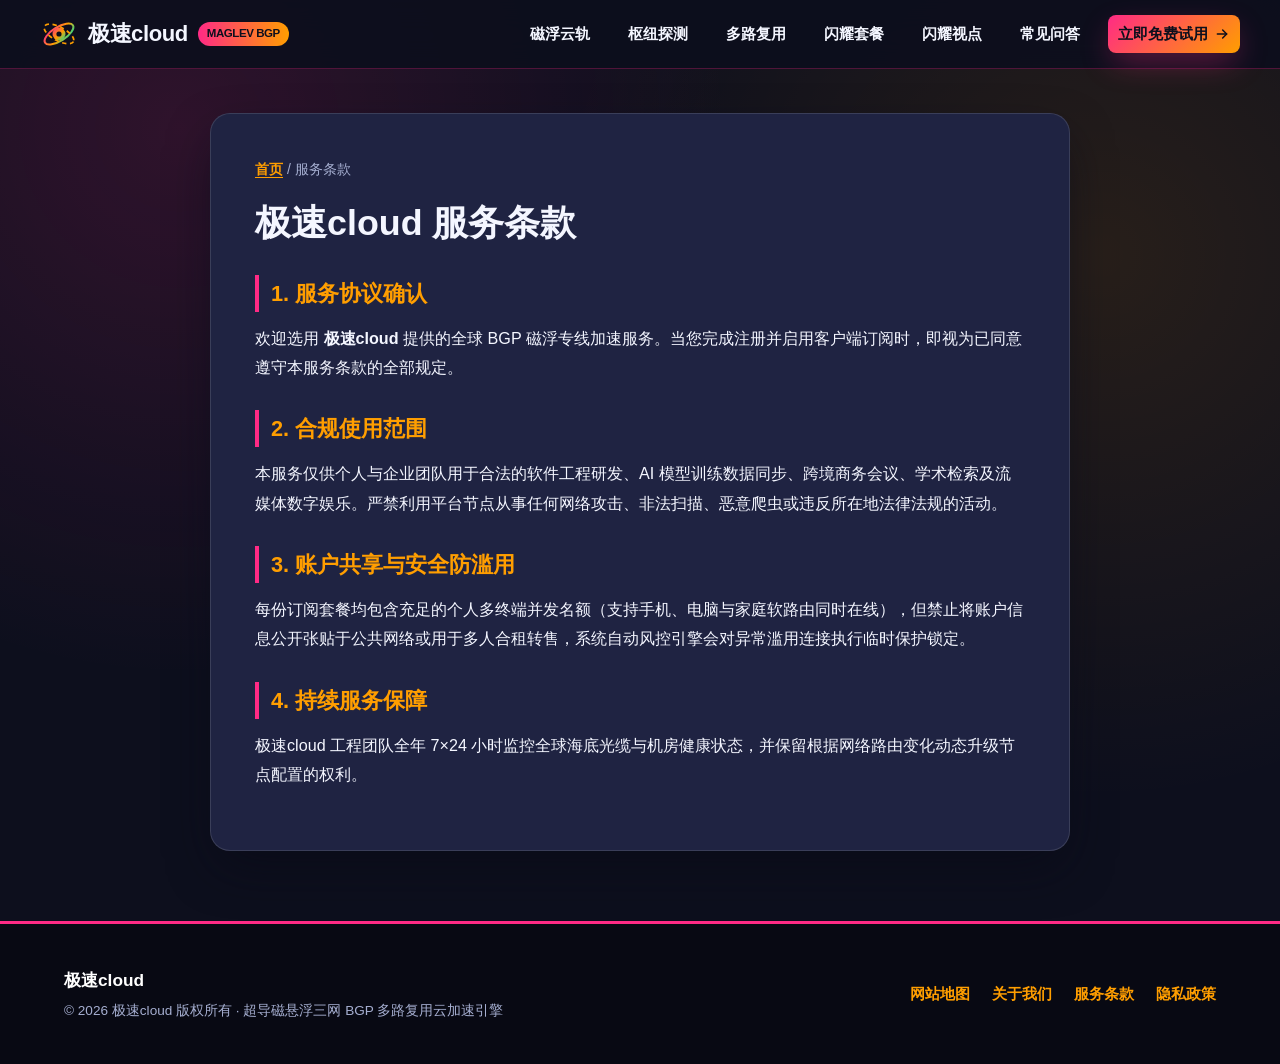
<file: terms.html>
<!DOCTYPE html>
<html lang="zh-CN">
<head>
  <meta charset="UTF-8">
  <meta name="viewport" content="width=device-width, initial-scale=1">
  <title>服务条款 - 极速cloud</title>
  <meta name="description" content="极速cloud服务条款页面，了解我们的三网BGP磁浮多路复用专线架构、合规使用准则与零日志隐私保护机制。">
  <link rel="canonical" href="https://jscloud.monster/terms.html">
  <meta property="og:title" content="服务条款 - 极速cloud">
  <meta property="og:description" content="极速cloud服务条款页面，了解我们的三网BGP磁浮多路复用专线架构、合规使用准则与零日志隐私保护机制。">
  <meta property="og:url" content="https://jscloud.monster/terms.html">
  <meta property="og:type" content="article">
  <style>
:root {
  --bg-obsidian: #0D0F1D;
  --bg-plum: #181B34;
  --bg-panel: #1F2342;
  --text-light: #F4F6FF;
  --text-dim: #A5AED0;
  --coral: #FF2A85;
  --amber: #FF9E00;
  --mint: #00E5A3;
  --border-glow: rgba(255, 42, 133, 0.28);
  --shadow-maglev: 0 20px 50px -10px rgba(8, 10, 22, 0.72);
  --shadow-coral: 0 12px 32px -6px rgba(255, 42, 133, 0.42);
}
* { box-sizing: border-box; margin: 0; padding: 0; }
html { scroll-behavior: smooth; font-family: "PingFang SC", "Microsoft YaHei", -apple-system, BlinkMacSystemFont, sans-serif; background: var(--bg-obsidian); color: var(--text-light); line-height: 1.7; }
body { overflow-x: hidden; background-image: radial-gradient(circle at 14% 12%, rgba(255, 42, 133, 0.14) 0%, transparent 38%), radial-gradient(circle at 86% 24%, rgba(255, 158, 0, 0.11) 0%, transparent 40%); }
a, a:visited { color: var(--amber); text-decoration: underline; text-underline-offset: 3px; font-weight: 600; transition: color 0.2s ease, opacity 0.2s ease; }
a:hover { color: var(--mint); }
.container { max-width: 1200px; margin: 0 auto; padding: 0 24px; }

/* Header & Navigation */
.site-header { position: sticky; top: 0; z-index: 100; background: rgba(13, 15, 29, 0.92); backdrop-filter: blur(14px); border-bottom: 1px solid var(--border-glow); }
.nav-wrap { display: flex; align-items: center; justify-content: space-between; padding: 15px 0; gap: 16px; }
.brand-link, .brand-link:visited { display: inline-flex; align-items: center; gap: 10px; font-size: 1.38rem; font-weight: 900; color: var(--text-light); text-decoration: none; letter-spacing: -0.02em; }
.brand-badge { font-size: 0.72rem; background: linear-gradient(90deg, var(--coral), var(--amber)); color: #0D0F1D; padding: 2px 9px; border-radius: 99px; font-weight: 900; text-transform: uppercase; }
.main-nav { display: flex; align-items: center; flex-wrap: wrap; gap: 8px 18px; }
.main-nav a, .main-nav a:visited { color: var(--text-light); text-decoration: none; font-size: 0.95rem; font-weight: 700; padding: 6px 10px; border-radius: 8px; transition: all 0.2s; }
.main-nav a:hover { color: var(--amber); background: rgba(255, 158, 0, 0.12); }
.nav-cta, .nav-cta:visited { background: linear-gradient(135deg, var(--coral), var(--amber)); color: #0D0F1D !important; text-decoration: none !important; padding: 9px 18px; border-radius: 999px; font-size: 0.92rem; font-weight: 900; box-shadow: var(--shadow-coral); display: inline-flex; align-items: center; gap: 6px; white-space: nowrap; }
.nav-cta:hover { transform: translateY(-1px); opacity: 0.95; }

/* Buttons */
.btn-row { display: flex; flex-wrap: wrap; gap: 14px; align-items: center; margin-top: 26px; }
.btn-primary, .btn-primary:visited { display: inline-flex; align-items: center; gap: 9px; background: linear-gradient(135deg, var(--coral) 0%, var(--amber) 100%); color: #0D0F1D !important; text-decoration: none !important; padding: 15px 30px; border-radius: 12px; font-size: 1.05rem; font-weight: 900; box-shadow: var(--shadow-coral); transition: transform 0.2s, box-shadow 0.2s; border: none; cursor: pointer; }
.btn-primary:hover { transform: translateY(-2px); box-shadow: 0 16px 38px -6px rgba(255, 158, 0, 0.5); }
.btn-secondary, .btn-secondary:visited { display: inline-flex; align-items: center; gap: 8px; background: var(--bg-plum); color: var(--mint) !important; text-decoration: none !important; padding: 14px 26px; border-radius: 12px; font-size: 1.02rem; font-weight: 800; border: 2px solid var(--mint); transition: transform 0.2s, background 0.2s; }
.btn-secondary:hover { background: rgba(0, 229, 163, 0.12); transform: translateY(-2px); }

/* Hero Section */
.hero { padding: 58px 0 68px; position: relative; overflow: hidden; }
.hero-grid { display: grid; grid-template-columns: 1.06fr 0.94fr; gap: 40px; align-items: center; }
.maglev-tag { display: inline-flex; align-items: center; gap: 8px; background: rgba(255, 42, 133, 0.15); color: var(--amber); border: 1px solid rgba(255, 158, 0, 0.4); padding: 6px 14px; border-radius: 999px; font-size: 0.86rem; font-weight: 800; margin-bottom: 18px; }
.hero h1 { font-size: clamp(2.1rem, 3.8vw, 3.2rem); line-height: 1.18; font-weight: 900; color: var(--text-light); letter-spacing: -0.025em; margin-bottom: 18px; }
.hero h1 .hl { background: linear-gradient(90deg, var(--coral), var(--amber), var(--mint)); -webkit-background-clip: text; -webkit-text-fill-color: transparent; }
.hero-lead { font-size: 1.08rem; color: var(--text-dim); margin-bottom: 20px; max-width: 580px; }
.hero-metrics { display: grid; grid-template-columns: repeat(3, 1fr); gap: 14px; margin-top: 30px; padding-top: 24px; border-top: 1px solid rgba(255,255,255,0.1); }
.metric-box { background: var(--bg-plum); padding: 14px 16px; border-radius: 12px; border-left: 4px solid var(--amber); box-shadow: var(--shadow-maglev); }
.metric-val { font-size: 1.42rem; font-weight: 900; color: var(--text-light); }
.metric-lbl { font-size: 0.83rem; color: var(--text-dim); font-weight: 600; }

/* Animated SVG Stage */
.maglev-stage { background: linear-gradient(155deg, #12152B 0%, #1E163B 55%, #0D1E2D 100%); border-radius: 22px; padding: 22px; box-shadow: var(--shadow-maglev); border: 1.5px solid rgba(255, 158, 0, 0.42); position: relative; overflow: hidden; }
.maglev-stage-header { display: flex; justify-content: space-between; align-items: center; color: var(--text-light); font-size: 0.82rem; font-weight: 800; margin-bottom: 10px; padding: 0 6px; }
.orbit-pill { background: linear-gradient(90deg, var(--mint), var(--amber)); color: #0D0F1D; padding: 3px 11px; border-radius: 99px; font-weight: 900; font-size: 0.76rem; }
@keyframes portalPulse { 0%, 100% { transform: scale(0.97); opacity: 0.82; } 50% { transform: scale(1.04); opacity: 1; } }
.portal-ring { animation: portalPulse 2.8s ease-in-out infinite; transform-origin: center; }

/* Sections */
.section { padding: 68px 0; }
.section-alt { background: var(--bg-plum); }
.sec-head { text-align: center; max-width: 760px; margin: 0 auto 44px; }
.sec-tag { display: inline-block; font-size: 0.82rem; font-weight: 800; text-transform: uppercase; letter-spacing: 0.08em; color: var(--amber); background: rgba(255, 158, 0, 0.14); padding: 4px 12px; border-radius: 99px; margin-bottom: 10px; }
.sec-head h2 { font-size: clamp(1.7rem, 2.8vw, 2.35rem); font-weight: 900; margin-bottom: 12px; letter-spacing: -0.02em; color: var(--text-light); }
.sec-head p { color: var(--text-dim); font-size: 1.02rem; }

/* Feature Grid */
.feat-grid { display: grid; grid-template-columns: repeat(3, 1fr); gap: 24px; }
.feat-card { background: var(--bg-panel); border-radius: 16px; padding: 28px 24px; border: 1px solid rgba(255,255,255,0.08); box-shadow: var(--shadow-maglev); transition: transform 0.2s, border-color 0.2s; position: relative; overflow: hidden; }
.feat-card::before { content: ""; position: absolute; top: 0; left: 0; width: 100%; height: 4px; background: linear-gradient(90deg, var(--coral), var(--amber), var(--mint)); }
.feat-card:hover { transform: translateY(-4px); border-color: var(--amber); }
.feat-icon { width: 48px; height: 48px; border-radius: 12px; background: rgba(255, 42, 133, 0.16); color: var(--amber); display: flex; align-items: center; justify-content: center; margin-bottom: 16px; }
.feat-card h3 { font-size: 1.2rem; font-weight: 800; margin-bottom: 10px; color: var(--text-light); }
.feat-card p { color: var(--text-dim); font-size: 0.95rem; }

/* Interactive Maglev Hub Selector */
.hub-panel { background: var(--bg-panel); border-radius: 20px; padding: 32px; border: 1.5px solid var(--border-glow); box-shadow: var(--shadow-maglev); }
.hub-tabs { display: flex; flex-wrap: wrap; gap: 12px; margin-bottom: 24px; }
.hub-tab { padding: 11px 20px; border-radius: 10px; border: 1px solid rgba(255,255,255,0.15); background: var(--bg-obsidian); font-weight: 800; font-size: 0.95rem; cursor: pointer; color: var(--text-light); transition: all 0.2s; }
.hub-tab.active { background: linear-gradient(135deg, var(--coral), var(--amber)); color: #0D0F1D; border-color: transparent; box-shadow: var(--shadow-coral); }
.hub-body { display: grid; grid-template-columns: 1.18fr 0.82fr; gap: 24px; align-items: center; background: var(--bg-obsidian); padding: 26px; border-radius: 16px; border: 1px solid rgba(0, 229, 163, 0.25); }
.hub-stats { display: grid; grid-template-columns: repeat(2, 1fr); gap: 14px; }
.hub-stat-box { background: rgba(255,255,255,0.05); padding: 14px; border-radius: 10px; border-left: 3px solid var(--mint); }
.hub-stat-box span { display: block; font-size: 0.8rem; color: var(--text-dim); }
.hub-stat-box strong { font-size: 1.22rem; color: var(--text-light); }

/* Comparison Table */
.table-wrap { overflow-x: auto; background: var(--bg-panel); border-radius: 16px; border: 1px solid rgba(255,255,255,0.1); box-shadow: var(--shadow-maglev); }
.comp-table { width: 100%; border-collapse: collapse; min-width: 640px; }
.comp-table th, .comp-table td { padding: 16px 20px; text-align: left; border-bottom: 1px solid rgba(255,255,255,0.08); font-size: 0.95rem; color: var(--text-light); }
.comp-table th { background: #090B16; color: var(--text-light); font-weight: 800; }
.comp-table th.hl-col { background: linear-gradient(135deg, var(--coral), var(--amber)); color: #0D0F1D; }
.comp-table td.hl-col { background: rgba(255, 42, 133, 0.09); font-weight: 700; color: var(--amber); }

/* Pricing Grid */
.price-grid { display: grid; grid-template-columns: repeat(3, 1fr); gap: 24px; align-items: stretch; }
.price-card { background: var(--bg-panel); color: var(--text-light); border-radius: 18px; padding: 32px 26px; border: 1.5px solid rgba(255,255,255,0.1); display: flex; flex-direction: column; justify-content: space-between; position: relative; }
.price-card.pop { border-color: var(--amber); box-shadow: var(--shadow-coral); transform: translateY(-6px); }
.pop-badge { position: absolute; top: -13px; right: 22px; background: linear-gradient(90deg, var(--coral), var(--amber)); color: #0D0F1D; font-size: 0.78rem; font-weight: 900; padding: 4px 14px; border-radius: 99px; }
.price-num { font-size: 2.3rem; font-weight: 900; color: var(--amber); margin: 14px 0; }
.price-num small { font-size: 0.92rem; color: var(--text-dim); font-weight: 600; }
.price-list { list-style: none; margin: 18px 0 26px; display: flex; flex-direction: column; gap: 11px; }
.price-list li { display: flex; align-items: center; gap: 8px; font-size: 0.94rem; color: var(--text-light); }
.price-list li svg { color: var(--mint); flex-shrink: 0; }

/* Articles Preview & Hub */
.art-grid { display: grid; grid-template-columns: repeat(3, 1fr); gap: 22px; }
.art-card { background: var(--bg-panel); border-radius: 15px; padding: 24px; border: 1px solid rgba(255,255,255,0.09); display: flex; flex-direction: column; justify-content: space-between; transition: transform 0.2s, border-color 0.2s; }
.art-card:hover { transform: translateY(-4px); border-color: var(--amber); }
.art-meta { font-size: 0.8rem; font-weight: 700; color: var(--mint); margin-bottom: 8px; display: flex; justify-content: space-between; }
.art-card h3 { font-size: 1.12rem; font-weight: 800; margin-bottom: 10px; line-height: 1.42; }
.art-card h3 a, .art-card h3 a:visited { color: var(--text-light); text-decoration: none; }
.art-card h3 a:hover { color: var(--amber); }
.art-card p { font-size: 0.91rem; color: var(--text-dim); margin-bottom: 16px; }

/* FAQ Accordion */
.faq-list { max-width: 860px; margin: 0 auto; display: flex; flex-direction: column; gap: 14px; }
.faq-item { background: var(--bg-panel); border: 1px solid rgba(255,255,255,0.1); border-radius: 14px; padding: 18px 22px; }
.faq-item summary { font-weight: 800; font-size: 1.04rem; cursor: pointer; list-style: none; display: flex; justify-content: space-between; align-items: center; color: var(--text-light); }
.faq-item summary::after { content: "+"; font-size: 1.35rem; color: var(--amber); font-weight: 900; }
.faq-item[open] summary::after { content: "−"; }
.faq-item p { margin-top: 12px; color: var(--text-dim); font-size: 0.95rem; border-top: 1px solid rgba(255,255,255,0.08); padding-top: 12px; }

/* Article Detail Layout */
.article-shell { max-width: 860px; margin: 44px auto 70px; background: var(--bg-panel); border-radius: 20px; padding: 44px; border: 1px solid rgba(255,255,255,0.12); box-shadow: var(--shadow-maglev); }
.breadcrumb { font-size: 0.88rem; color: var(--text-dim); margin-bottom: 18px; }
.article-wrap h1 { font-size: clamp(1.65rem, 2.8vw, 2.25rem); font-weight: 900; line-height: 1.3; margin-bottom: 18px; color: var(--text-light); }
.art-byline { display: flex; flex-wrap: wrap; gap: 16px; font-size: 0.86rem; color: var(--text-dim); padding-bottom: 20px; margin-bottom: 26px; border-bottom: 1px solid rgba(255,255,255,0.12); }
.art-content h2 { font-size: 1.36rem; font-weight: 800; color: var(--amber); margin: 28px 0 12px; padding-left: 12px; border-left: 4px solid var(--coral); }
.art-content h3 { font-size: 1.14rem; font-weight: 800; color: var(--mint); margin: 20px 0 10px; }
.art-content p { margin-bottom: 16px; font-size: 1.01rem; color: var(--text-light); line-height: 1.82; }
.cta-banner { background: linear-gradient(135deg, #12152B 0%, #2B1235 100%); color: #fff; border-radius: 16px; padding: 28px; margin: 34px 0 0; border: 1.5px solid var(--amber); display: flex; flex-wrap: wrap; justify-content: space-between; align-items: center; gap: 18px; }

/* Footer */
.site-footer { background: #080913; color: var(--text-dim); padding: 42px 0; border-top: 3px solid var(--coral); }
.footer-inner { display: flex; flex-wrap: wrap; justify-content: space-between; align-items: center; gap: 20px; }
.footer-links { display: flex; flex-wrap: wrap; gap: 22px; }
.footer-links a, .footer-links a:visited { color: var(--amber); text-decoration: none; font-weight: 700; font-size: 0.95rem; }
.footer-links a:hover { color: var(--mint); text-decoration: underline; }

/* Responsive - Rule 7: Mobile navigation MUST remain visible */
@media (max-width: 920px) {
  .hero-grid, .feat-grid, .price-grid, .art-grid, .hub-body { grid-template-columns: 1fr; }
  .price-card.pop { transform: none; }
}
@media (max-width: 768px) {
  .nav-wrap { flex-direction: column; align-items: flex-start; gap: 10px; }
  .main-nav { width: 100%; display: flex !important; flex-wrap: wrap; gap: 6px 10px; padding-top: 6px; border-top: 1px solid rgba(255,255,255,0.1); }
  .main-nav a { font-size: 0.88rem; padding: 5px 8px; }
  .hero { padding: 34px 0 46px; }
  .hero-metrics { grid-template-columns: 1fr; }
  .article-shell { padding: 24px 18px; margin: 22px auto 46px; }
}
</style>
  <link rel="stylesheet" href="style.css">

<meta property="og:site_name" content="极速cloud">
<meta name="twitter:title" content="服务条款 - 极速cloud">
<meta name="twitter:description" content="极速cloud服务条款页面，了解我们的三网BGP磁浮多路复用专线架构、合规使用准则与零日志隐私保护机制。">
<script id="landing-maintenance-schema" type="application/ld+json">{"@context": "https://schema.org", "@type": "BreadcrumbList", "itemListElement": [{"@type": "ListItem", "position": 1, "name": "极速cloud机场", "item": "https://jscloud.monster/"}, {"@type": "ListItem", "position": 2, "name": "服务条款 - 极速cloud", "item": "https://jscloud.monster/terms.html"}]}</script>
</head>
<body>
  <header class="site-header">
  <div class="container nav-wrap">
    <a href="index.html" class="brand-link" aria-label="极速cloud首页">
      <svg class="brand-logo" viewBox="0 0 44 44" width="38" height="38" fill="none" xmlns="http://www.w3.org/2000/svg" aria-hidden="true">
  <defs>
    <linearGradient id="maglevGrad" x1="0%" y1="0%" x2="100%" y2="100%">
      <stop offset="0%" stop-color="#FF2A85"/>
      <stop offset="55%" stop-color="#FF9E00"/>
      <stop offset="100%" stop-color="#00E5A3"/>
    </linearGradient>
  </defs>
  <ellipse cx="22" cy="22" rx="19" ry="8" transform="rotate(-32 22 22)" stroke="url(#maglevGrad)" stroke-width="2.4"/>
  <ellipse cx="22" cy="22" rx="19" ry="8" transform="rotate(28 22 22)" stroke="#FF9E00" stroke-width="2" stroke-dasharray="5 4"/>
  <circle cx="22" cy="22" r="7.5" fill="url(#maglevGrad)"/>
  <circle cx="22" cy="22" r="3" fill="#0D0F1D"/>
</svg>
      <span>极速cloud</span>
      <span class="brand-badge">MAGLEV BGP</span>
    </a>
    <nav class="main-nav" aria-label="主导航">
      <a href="index.html#features">磁浮云轨</a>
      <a href="index.html#hub-selector">枢纽探测</a>
      <a href="index.html#comparison">多路复用</a>
      <a href="index.html#pricing">闪耀套餐</a>
      <a href="flash-perspective.html">闪耀视点</a>
      <a href="index.html#faq">常见问答</a>
      <a href="https://ww012.twilightaff.com/#/?code=A56DH1Af" target="_blank" class="nav-cta" rel="nofollow noopener sponsored">立即免费试用 <svg class="ico" viewBox="0 0 24 24" width="16" height="16" fill="none" stroke="currentColor" stroke-width="2.2" stroke-linecap="round" stroke-linejoin="round"><line x1="5" y1="12" x2="19" y2="12"/><polyline points="13 6 19 12 13 18"/></svg></a>
    </nav>
  </div>
</header>
  <main class="container">
    <div class="article-shell">
      <div class="breadcrumb"><a href="index.html">首页</a> / <span>服务条款</span></div>
      <article class="article-wrap">
        <h1>极速cloud 服务条款</h1>
        <div class="art-content">
          
<h2>1. 服务协议确认</h2>
<p>欢迎选用 <strong>极速cloud</strong> 提供的全球 BGP 磁浮专线加速服务。当您完成注册并启用客户端订阅时，即视为已同意遵守本服务条款的全部规定。</p>
<h2>2. 合规使用范围</h2>
<p>本服务仅供个人与企业团队用于合法的软件工程研发、AI 模型训练数据同步、跨境商务会议、学术检索及流媒体数字娱乐。严禁利用平台节点从事任何网络攻击、非法扫描、恶意爬虫或违反所在地法律法规的活动。</p>
<h2>3. 账户共享与安全防滥用</h2>
<p>每份订阅套餐均包含充足的个人多终端并发名额（支持手机、电脑与家庭软路由同时在线），但禁止将账户信息公开张贴于公共网络或用于多人合租转售，系统自动风控引擎会对异常滥用连接执行临时保护锁定。</p>
<h2>4. 持续服务保障</h2>
<p>极速cloud 工程团队全年 7×24 小时监控全球海底光缆与机房健康状态，并保留根据网络路由变化动态升级节点配置的权利。</p>

        </div>
      </article>
    </div>
  </main>
  <footer class="site-footer">
  <div class="container footer-inner">
    <div>
      <strong style="color:#FFFFFF;font-size:1.08rem;">极速cloud</strong>
      <p style="font-size:0.85rem;color:#A5AED0;margin-top:4px;">© 2026 极速cloud 版权所有 · 超导磁悬浮三网 BGP 多路复用云加速引擎</p>
    </div>
    <div class="footer-links">
      <a href="sitemap.html">网站地图</a>
      <a href="about.html">关于我们</a>
      <a href="terms.html">服务条款</a>
      <a href="privacy.html">隐私政策</a>
    </div>
  </div>
</footer>
</body>
</html>
</file>
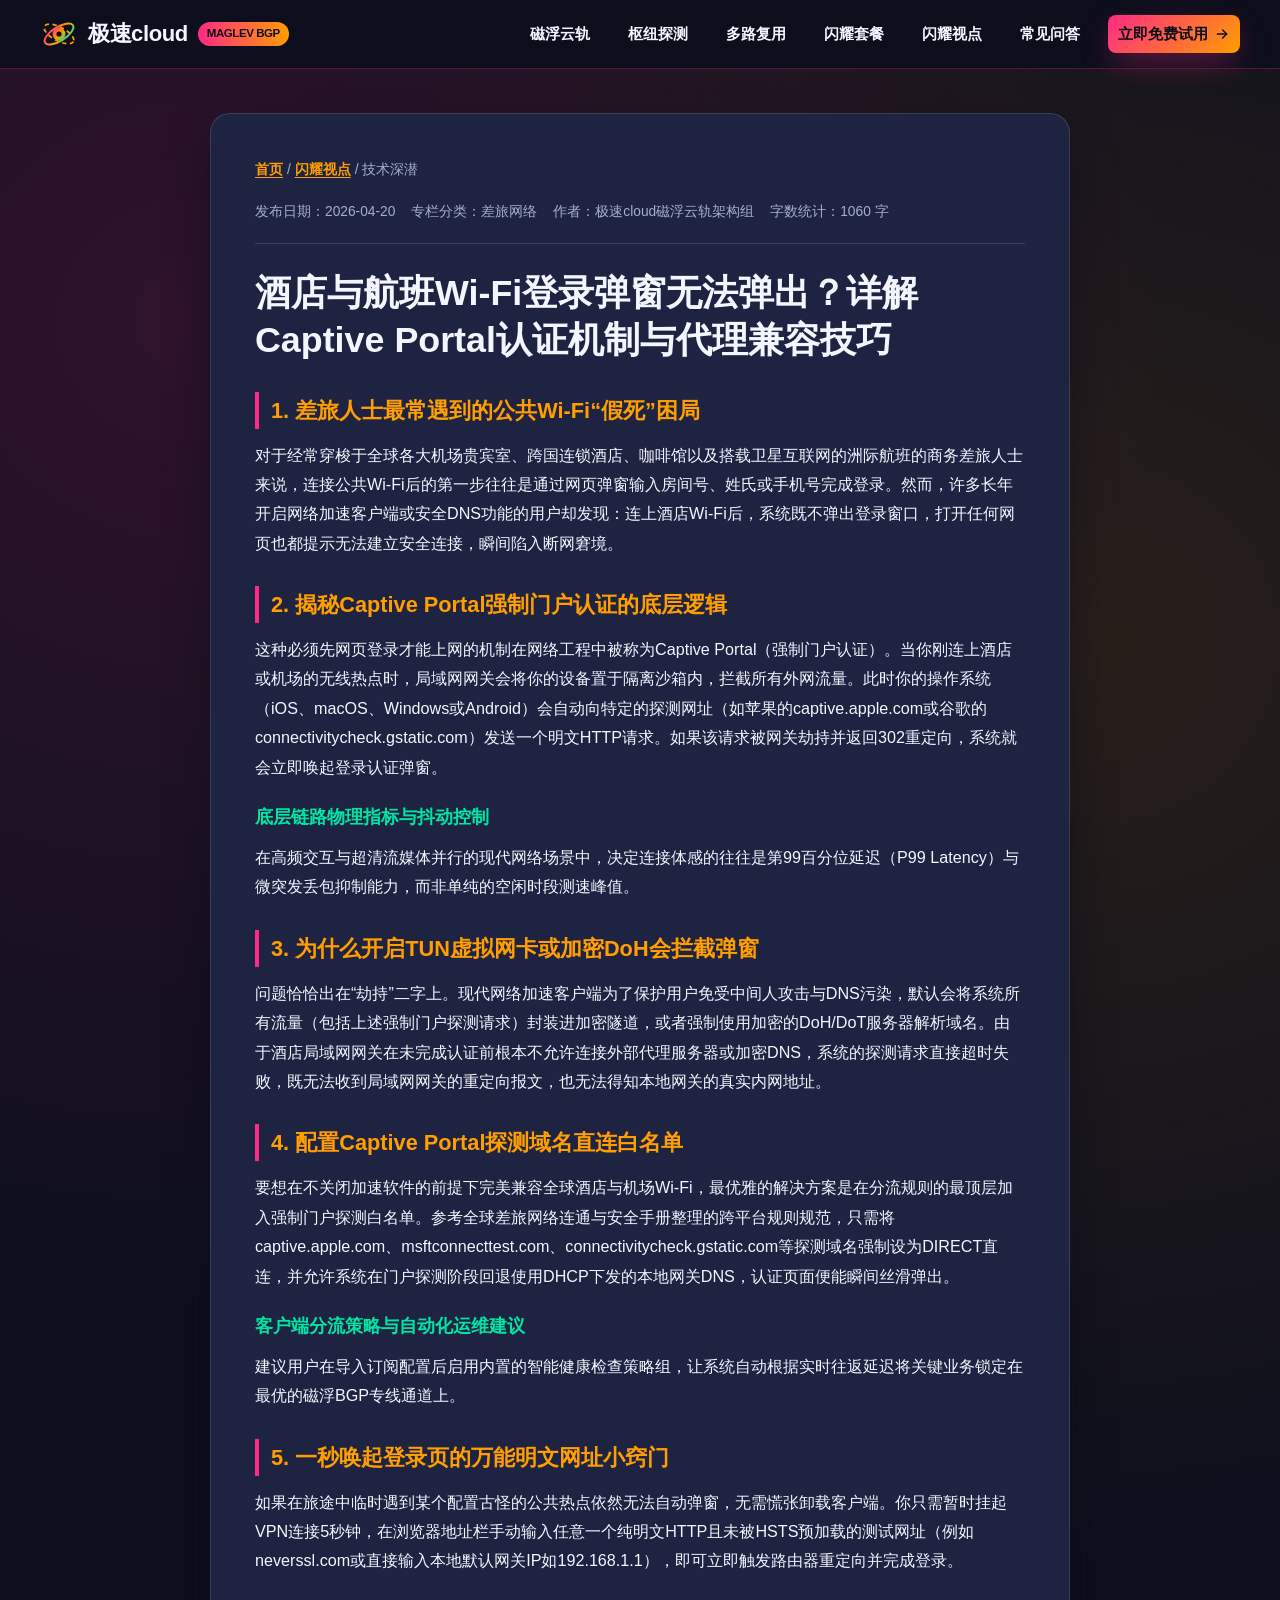
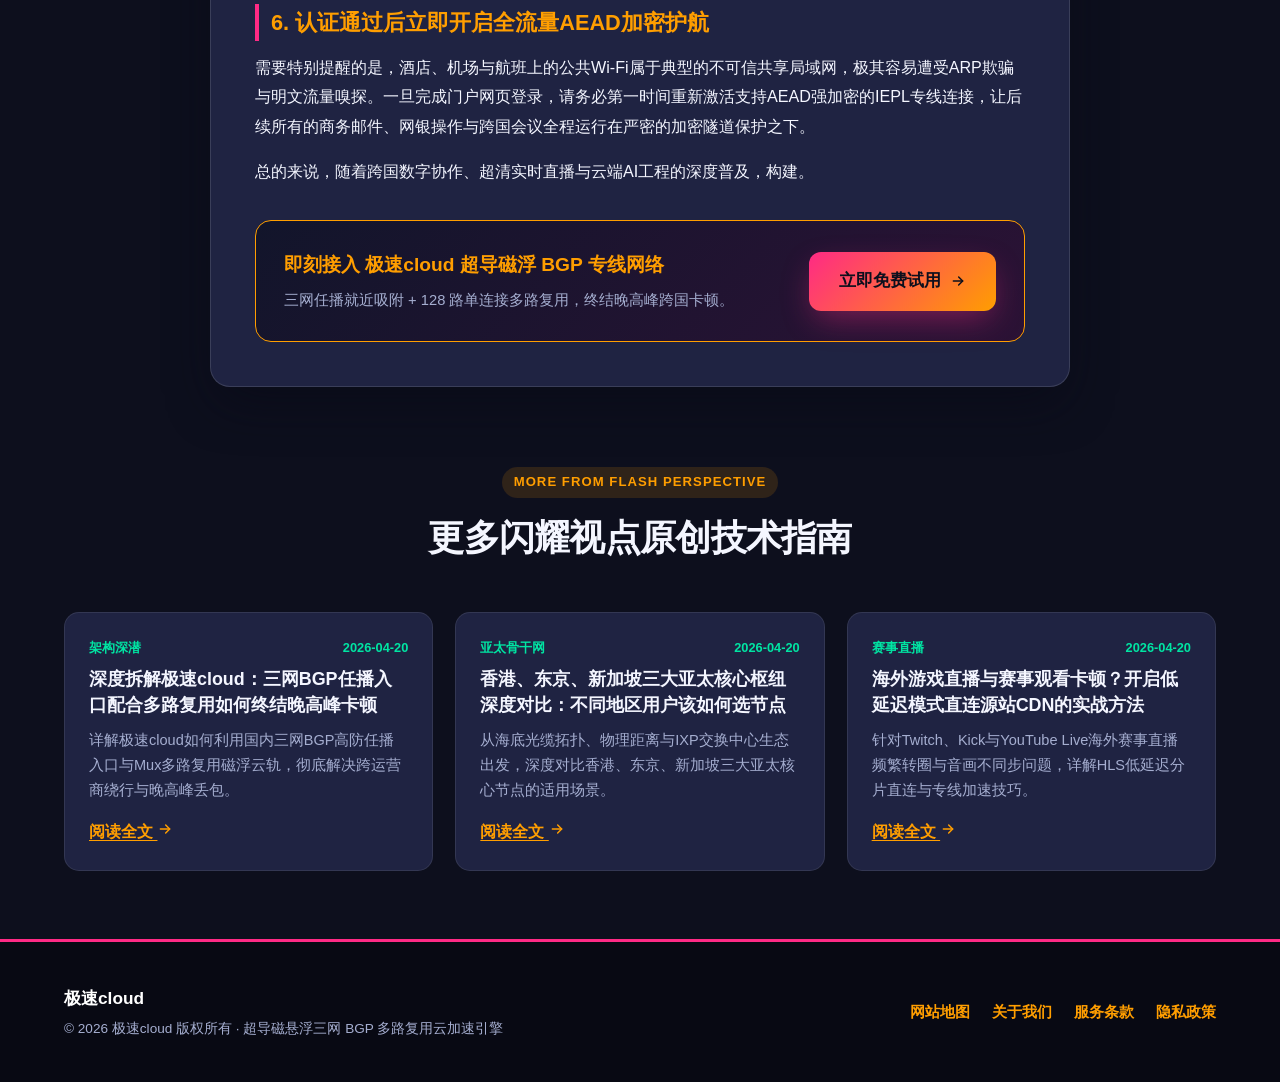
<file: travel-hotel-captive-portal-bypass-tips.html>
<!DOCTYPE html>
<html lang="zh-CN">
<head>
  <meta charset="UTF-8">
  <meta name="viewport" content="width=device-width, initial-scale=1">
  <title>酒店与航班Wi-Fi登录弹窗无法弹出？详解Captive Portal认证机制与代理兼容技巧 - 极速cloud</title>
  <meta name="description" content="经常出差或环球旅行时遇到酒店、机场、万米高空航班Wi-Fi无法弹出认证页面的排查指南与加密专线兼容配置技巧。">
  <link rel="canonical" href="https://jscloud.monster/travel-hotel-captive-portal-bypass-tips.html">
  <meta property="og:title" content="酒店与航班Wi-Fi登录弹窗无法弹出？详解Captive Portal认证机制与代理兼容技巧 - 极速cloud">
  <meta property="og:description" content="经常出差或环球旅行时遇到酒店、机场、万米高空航班Wi-Fi无法弹出认证页面的排查指南与加密专线兼容配置技巧。">
  <meta property="og:url" content="https://jscloud.monster/travel-hotel-captive-portal-bypass-tips.html">
  <meta property="og:type" content="article">
  <script type="application/ld+json">{"@context": "https://schema.org", "@type": "Article", "headline": "酒店与航班Wi-Fi登录弹窗无法弹出？详解Captive Portal认证机制与代理兼容技巧", "description": "经常出差或环球旅行时遇到酒店、机场、万米高空航班Wi-Fi无法弹出认证页面的排查指南与加密专线兼容配置技巧。", "datePublished": "2026-04-20", "dateModified": "2026-04-20", "author": {"@type": "Organization", "name": "极速cloud"}, "publisher": {"@type": "Organization", "name": "极速cloud"}, "mainEntityOfPage": {"@type": "WebPage", "@id": "https://jscloud.monster/travel-hotel-captive-portal-bypass-tips.html"}}</script>
  <style>
:root {
  --bg-obsidian: #0D0F1D;
  --bg-plum: #181B34;
  --bg-panel: #1F2342;
  --text-light: #F4F6FF;
  --text-dim: #A5AED0;
  --coral: #FF2A85;
  --amber: #FF9E00;
  --mint: #00E5A3;
  --border-glow: rgba(255, 42, 133, 0.28);
  --shadow-maglev: 0 20px 50px -10px rgba(8, 10, 22, 0.72);
  --shadow-coral: 0 12px 32px -6px rgba(255, 42, 133, 0.42);
}
* { box-sizing: border-box; margin: 0; padding: 0; }
html { scroll-behavior: smooth; font-family: "PingFang SC", "Microsoft YaHei", -apple-system, BlinkMacSystemFont, sans-serif; background: var(--bg-obsidian); color: var(--text-light); line-height: 1.7; }
body { overflow-x: hidden; background-image: radial-gradient(circle at 14% 12%, rgba(255, 42, 133, 0.14) 0%, transparent 38%), radial-gradient(circle at 86% 24%, rgba(255, 158, 0, 0.11) 0%, transparent 40%); }
a, a:visited { color: var(--amber); text-decoration: underline; text-underline-offset: 3px; font-weight: 600; transition: color 0.2s ease, opacity 0.2s ease; }
a:hover { color: var(--mint); }
.container { max-width: 1200px; margin: 0 auto; padding: 0 24px; }

/* Header & Navigation */
.site-header { position: sticky; top: 0; z-index: 100; background: rgba(13, 15, 29, 0.92); backdrop-filter: blur(14px); border-bottom: 1px solid var(--border-glow); }
.nav-wrap { display: flex; align-items: center; justify-content: space-between; padding: 15px 0; gap: 16px; }
.brand-link, .brand-link:visited { display: inline-flex; align-items: center; gap: 10px; font-size: 1.38rem; font-weight: 900; color: var(--text-light); text-decoration: none; letter-spacing: -0.02em; }
.brand-badge { font-size: 0.72rem; background: linear-gradient(90deg, var(--coral), var(--amber)); color: #0D0F1D; padding: 2px 9px; border-radius: 99px; font-weight: 900; text-transform: uppercase; }
.main-nav { display: flex; align-items: center; flex-wrap: wrap; gap: 8px 18px; }
.main-nav a, .main-nav a:visited { color: var(--text-light); text-decoration: none; font-size: 0.95rem; font-weight: 700; padding: 6px 10px; border-radius: 8px; transition: all 0.2s; }
.main-nav a:hover { color: var(--amber); background: rgba(255, 158, 0, 0.12); }
.nav-cta, .nav-cta:visited { background: linear-gradient(135deg, var(--coral), var(--amber)); color: #0D0F1D !important; text-decoration: none !important; padding: 9px 18px; border-radius: 999px; font-size: 0.92rem; font-weight: 900; box-shadow: var(--shadow-coral); display: inline-flex; align-items: center; gap: 6px; white-space: nowrap; }
.nav-cta:hover { transform: translateY(-1px); opacity: 0.95; }

/* Buttons */
.btn-row { display: flex; flex-wrap: wrap; gap: 14px; align-items: center; margin-top: 26px; }
.btn-primary, .btn-primary:visited { display: inline-flex; align-items: center; gap: 9px; background: linear-gradient(135deg, var(--coral) 0%, var(--amber) 100%); color: #0D0F1D !important; text-decoration: none !important; padding: 15px 30px; border-radius: 12px; font-size: 1.05rem; font-weight: 900; box-shadow: var(--shadow-coral); transition: transform 0.2s, box-shadow 0.2s; border: none; cursor: pointer; }
.btn-primary:hover { transform: translateY(-2px); box-shadow: 0 16px 38px -6px rgba(255, 158, 0, 0.5); }
.btn-secondary, .btn-secondary:visited { display: inline-flex; align-items: center; gap: 8px; background: var(--bg-plum); color: var(--mint) !important; text-decoration: none !important; padding: 14px 26px; border-radius: 12px; font-size: 1.02rem; font-weight: 800; border: 2px solid var(--mint); transition: transform 0.2s, background 0.2s; }
.btn-secondary:hover { background: rgba(0, 229, 163, 0.12); transform: translateY(-2px); }

/* Hero Section */
.hero { padding: 58px 0 68px; position: relative; overflow: hidden; }
.hero-grid { display: grid; grid-template-columns: 1.06fr 0.94fr; gap: 40px; align-items: center; }
.maglev-tag { display: inline-flex; align-items: center; gap: 8px; background: rgba(255, 42, 133, 0.15); color: var(--amber); border: 1px solid rgba(255, 158, 0, 0.4); padding: 6px 14px; border-radius: 999px; font-size: 0.86rem; font-weight: 800; margin-bottom: 18px; }
.hero h1 { font-size: clamp(2.1rem, 3.8vw, 3.2rem); line-height: 1.18; font-weight: 900; color: var(--text-light); letter-spacing: -0.025em; margin-bottom: 18px; }
.hero h1 .hl { background: linear-gradient(90deg, var(--coral), var(--amber), var(--mint)); -webkit-background-clip: text; -webkit-text-fill-color: transparent; }
.hero-lead { font-size: 1.08rem; color: var(--text-dim); margin-bottom: 20px; max-width: 580px; }
.hero-metrics { display: grid; grid-template-columns: repeat(3, 1fr); gap: 14px; margin-top: 30px; padding-top: 24px; border-top: 1px solid rgba(255,255,255,0.1); }
.metric-box { background: var(--bg-plum); padding: 14px 16px; border-radius: 12px; border-left: 4px solid var(--amber); box-shadow: var(--shadow-maglev); }
.metric-val { font-size: 1.42rem; font-weight: 900; color: var(--text-light); }
.metric-lbl { font-size: 0.83rem; color: var(--text-dim); font-weight: 600; }

/* Animated SVG Stage */
.maglev-stage { background: linear-gradient(155deg, #12152B 0%, #1E163B 55%, #0D1E2D 100%); border-radius: 22px; padding: 22px; box-shadow: var(--shadow-maglev); border: 1.5px solid rgba(255, 158, 0, 0.42); position: relative; overflow: hidden; }
.maglev-stage-header { display: flex; justify-content: space-between; align-items: center; color: var(--text-light); font-size: 0.82rem; font-weight: 800; margin-bottom: 10px; padding: 0 6px; }
.orbit-pill { background: linear-gradient(90deg, var(--mint), var(--amber)); color: #0D0F1D; padding: 3px 11px; border-radius: 99px; font-weight: 900; font-size: 0.76rem; }
@keyframes portalPulse { 0%, 100% { transform: scale(0.97); opacity: 0.82; } 50% { transform: scale(1.04); opacity: 1; } }
.portal-ring { animation: portalPulse 2.8s ease-in-out infinite; transform-origin: center; }

/* Sections */
.section { padding: 68px 0; }
.section-alt { background: var(--bg-plum); }
.sec-head { text-align: center; max-width: 760px; margin: 0 auto 44px; }
.sec-tag { display: inline-block; font-size: 0.82rem; font-weight: 800; text-transform: uppercase; letter-spacing: 0.08em; color: var(--amber); background: rgba(255, 158, 0, 0.14); padding: 4px 12px; border-radius: 99px; margin-bottom: 10px; }
.sec-head h2 { font-size: clamp(1.7rem, 2.8vw, 2.35rem); font-weight: 900; margin-bottom: 12px; letter-spacing: -0.02em; color: var(--text-light); }
.sec-head p { color: var(--text-dim); font-size: 1.02rem; }

/* Feature Grid */
.feat-grid { display: grid; grid-template-columns: repeat(3, 1fr); gap: 24px; }
.feat-card { background: var(--bg-panel); border-radius: 16px; padding: 28px 24px; border: 1px solid rgba(255,255,255,0.08); box-shadow: var(--shadow-maglev); transition: transform 0.2s, border-color 0.2s; position: relative; overflow: hidden; }
.feat-card::before { content: ""; position: absolute; top: 0; left: 0; width: 100%; height: 4px; background: linear-gradient(90deg, var(--coral), var(--amber), var(--mint)); }
.feat-card:hover { transform: translateY(-4px); border-color: var(--amber); }
.feat-icon { width: 48px; height: 48px; border-radius: 12px; background: rgba(255, 42, 133, 0.16); color: var(--amber); display: flex; align-items: center; justify-content: center; margin-bottom: 16px; }
.feat-card h3 { font-size: 1.2rem; font-weight: 800; margin-bottom: 10px; color: var(--text-light); }
.feat-card p { color: var(--text-dim); font-size: 0.95rem; }

/* Interactive Maglev Hub Selector */
.hub-panel { background: var(--bg-panel); border-radius: 20px; padding: 32px; border: 1.5px solid var(--border-glow); box-shadow: var(--shadow-maglev); }
.hub-tabs { display: flex; flex-wrap: wrap; gap: 12px; margin-bottom: 24px; }
.hub-tab { padding: 11px 20px; border-radius: 10px; border: 1px solid rgba(255,255,255,0.15); background: var(--bg-obsidian); font-weight: 800; font-size: 0.95rem; cursor: pointer; color: var(--text-light); transition: all 0.2s; }
.hub-tab.active { background: linear-gradient(135deg, var(--coral), var(--amber)); color: #0D0F1D; border-color: transparent; box-shadow: var(--shadow-coral); }
.hub-body { display: grid; grid-template-columns: 1.18fr 0.82fr; gap: 24px; align-items: center; background: var(--bg-obsidian); padding: 26px; border-radius: 16px; border: 1px solid rgba(0, 229, 163, 0.25); }
.hub-stats { display: grid; grid-template-columns: repeat(2, 1fr); gap: 14px; }
.hub-stat-box { background: rgba(255,255,255,0.05); padding: 14px; border-radius: 10px; border-left: 3px solid var(--mint); }
.hub-stat-box span { display: block; font-size: 0.8rem; color: var(--text-dim); }
.hub-stat-box strong { font-size: 1.22rem; color: var(--text-light); }

/* Comparison Table */
.table-wrap { overflow-x: auto; background: var(--bg-panel); border-radius: 16px; border: 1px solid rgba(255,255,255,0.1); box-shadow: var(--shadow-maglev); }
.comp-table { width: 100%; border-collapse: collapse; min-width: 640px; }
.comp-table th, .comp-table td { padding: 16px 20px; text-align: left; border-bottom: 1px solid rgba(255,255,255,0.08); font-size: 0.95rem; color: var(--text-light); }
.comp-table th { background: #090B16; color: var(--text-light); font-weight: 800; }
.comp-table th.hl-col { background: linear-gradient(135deg, var(--coral), var(--amber)); color: #0D0F1D; }
.comp-table td.hl-col { background: rgba(255, 42, 133, 0.09); font-weight: 700; color: var(--amber); }

/* Pricing Grid */
.price-grid { display: grid; grid-template-columns: repeat(3, 1fr); gap: 24px; align-items: stretch; }
.price-card { background: var(--bg-panel); color: var(--text-light); border-radius: 18px; padding: 32px 26px; border: 1.5px solid rgba(255,255,255,0.1); display: flex; flex-direction: column; justify-content: space-between; position: relative; }
.price-card.pop { border-color: var(--amber); box-shadow: var(--shadow-coral); transform: translateY(-6px); }
.pop-badge { position: absolute; top: -13px; right: 22px; background: linear-gradient(90deg, var(--coral), var(--amber)); color: #0D0F1D; font-size: 0.78rem; font-weight: 900; padding: 4px 14px; border-radius: 99px; }
.price-num { font-size: 2.3rem; font-weight: 900; color: var(--amber); margin: 14px 0; }
.price-num small { font-size: 0.92rem; color: var(--text-dim); font-weight: 600; }
.price-list { list-style: none; margin: 18px 0 26px; display: flex; flex-direction: column; gap: 11px; }
.price-list li { display: flex; align-items: center; gap: 8px; font-size: 0.94rem; color: var(--text-light); }
.price-list li svg { color: var(--mint); flex-shrink: 0; }

/* Articles Preview & Hub */
.art-grid { display: grid; grid-template-columns: repeat(3, 1fr); gap: 22px; }
.art-card { background: var(--bg-panel); border-radius: 15px; padding: 24px; border: 1px solid rgba(255,255,255,0.09); display: flex; flex-direction: column; justify-content: space-between; transition: transform 0.2s, border-color 0.2s; }
.art-card:hover { transform: translateY(-4px); border-color: var(--amber); }
.art-meta { font-size: 0.8rem; font-weight: 700; color: var(--mint); margin-bottom: 8px; display: flex; justify-content: space-between; }
.art-card h3 { font-size: 1.12rem; font-weight: 800; margin-bottom: 10px; line-height: 1.42; }
.art-card h3 a, .art-card h3 a:visited { color: var(--text-light); text-decoration: none; }
.art-card h3 a:hover { color: var(--amber); }
.art-card p { font-size: 0.91rem; color: var(--text-dim); margin-bottom: 16px; }

/* FAQ Accordion */
.faq-list { max-width: 860px; margin: 0 auto; display: flex; flex-direction: column; gap: 14px; }
.faq-item { background: var(--bg-panel); border: 1px solid rgba(255,255,255,0.1); border-radius: 14px; padding: 18px 22px; }
.faq-item summary { font-weight: 800; font-size: 1.04rem; cursor: pointer; list-style: none; display: flex; justify-content: space-between; align-items: center; color: var(--text-light); }
.faq-item summary::after { content: "+"; font-size: 1.35rem; color: var(--amber); font-weight: 900; }
.faq-item[open] summary::after { content: "−"; }
.faq-item p { margin-top: 12px; color: var(--text-dim); font-size: 0.95rem; border-top: 1px solid rgba(255,255,255,0.08); padding-top: 12px; }

/* Article Detail Layout */
.article-shell { max-width: 860px; margin: 44px auto 70px; background: var(--bg-panel); border-radius: 20px; padding: 44px; border: 1px solid rgba(255,255,255,0.12); box-shadow: var(--shadow-maglev); }
.breadcrumb { font-size: 0.88rem; color: var(--text-dim); margin-bottom: 18px; }
.article-wrap h1 { font-size: clamp(1.65rem, 2.8vw, 2.25rem); font-weight: 900; line-height: 1.3; margin-bottom: 18px; color: var(--text-light); }
.art-byline { display: flex; flex-wrap: wrap; gap: 16px; font-size: 0.86rem; color: var(--text-dim); padding-bottom: 20px; margin-bottom: 26px; border-bottom: 1px solid rgba(255,255,255,0.12); }
.art-content h2 { font-size: 1.36rem; font-weight: 800; color: var(--amber); margin: 28px 0 12px; padding-left: 12px; border-left: 4px solid var(--coral); }
.art-content h3 { font-size: 1.14rem; font-weight: 800; color: var(--mint); margin: 20px 0 10px; }
.art-content p { margin-bottom: 16px; font-size: 1.01rem; color: var(--text-light); line-height: 1.82; }
.cta-banner { background: linear-gradient(135deg, #12152B 0%, #2B1235 100%); color: #fff; border-radius: 16px; padding: 28px; margin: 34px 0 0; border: 1.5px solid var(--amber); display: flex; flex-wrap: wrap; justify-content: space-between; align-items: center; gap: 18px; }

/* Footer */
.site-footer { background: #080913; color: var(--text-dim); padding: 42px 0; border-top: 3px solid var(--coral); }
.footer-inner { display: flex; flex-wrap: wrap; justify-content: space-between; align-items: center; gap: 20px; }
.footer-links { display: flex; flex-wrap: wrap; gap: 22px; }
.footer-links a, .footer-links a:visited { color: var(--amber); text-decoration: none; font-weight: 700; font-size: 0.95rem; }
.footer-links a:hover { color: var(--mint); text-decoration: underline; }

/* Responsive - Rule 7: Mobile navigation MUST remain visible */
@media (max-width: 920px) {
  .hero-grid, .feat-grid, .price-grid, .art-grid, .hub-body { grid-template-columns: 1fr; }
  .price-card.pop { transform: none; }
}
@media (max-width: 768px) {
  .nav-wrap { flex-direction: column; align-items: flex-start; gap: 10px; }
  .main-nav { width: 100%; display: flex !important; flex-wrap: wrap; gap: 6px 10px; padding-top: 6px; border-top: 1px solid rgba(255,255,255,0.1); }
  .main-nav a { font-size: 0.88rem; padding: 5px 8px; }
  .hero { padding: 34px 0 46px; }
  .hero-metrics { grid-template-columns: 1fr; }
  .article-shell { padding: 24px 18px; margin: 22px auto 46px; }
}
</style>
  <link rel="stylesheet" href="style.css">

<meta property="og:site_name" content="极速cloud">
<meta name="twitter:title" content="酒店与航班Wi-Fi登录弹窗无法弹出？详解Captive Portal认证机制与代理兼容技巧 - 极速cloud">
<meta name="twitter:description" content="经常出差或环球旅行时遇到酒店、机场、万米高空航班Wi-Fi无法弹出认证页面的排查指南与加密专线兼容配置技巧。">
<script id="landing-maintenance-schema" type="application/ld+json">{"@context": "https://schema.org", "@type": "BreadcrumbList", "itemListElement": [{"@type": "ListItem", "position": 1, "name": "极速cloud机场", "item": "https://jscloud.monster/"}, {"@type": "ListItem", "position": 2, "name": "酒店与航班Wi-Fi登录弹窗无法弹出？详解Captive Portal认证机制与代理兼容技巧 - 极速cloud", "item": "https://jscloud.monster/travel-hotel-captive-portal-bypass-tips.html"}]}</script>
</head>
<body>
  <header class="site-header">
  <div class="container nav-wrap">
    <a href="index.html" class="brand-link" aria-label="极速cloud首页">
      <svg class="brand-logo" viewBox="0 0 44 44" width="38" height="38" fill="none" xmlns="http://www.w3.org/2000/svg" aria-hidden="true">
  <defs>
    <linearGradient id="maglevGrad" x1="0%" y1="0%" x2="100%" y2="100%">
      <stop offset="0%" stop-color="#FF2A85"/>
      <stop offset="55%" stop-color="#FF9E00"/>
      <stop offset="100%" stop-color="#00E5A3"/>
    </linearGradient>
  </defs>
  <ellipse cx="22" cy="22" rx="19" ry="8" transform="rotate(-32 22 22)" stroke="url(#maglevGrad)" stroke-width="2.4"/>
  <ellipse cx="22" cy="22" rx="19" ry="8" transform="rotate(28 22 22)" stroke="#FF9E00" stroke-width="2" stroke-dasharray="5 4"/>
  <circle cx="22" cy="22" r="7.5" fill="url(#maglevGrad)"/>
  <circle cx="22" cy="22" r="3" fill="#0D0F1D"/>
</svg>
      <span>极速cloud</span>
      <span class="brand-badge">MAGLEV BGP</span>
    </a>
    <nav class="main-nav" aria-label="主导航">
      <a href="index.html#features">磁浮云轨</a>
      <a href="index.html#hub-selector">枢纽探测</a>
      <a href="index.html#comparison">多路复用</a>
      <a href="index.html#pricing">闪耀套餐</a>
      <a href="flash-perspective.html">闪耀视点</a>
      <a href="index.html#faq">常见问答</a>
      <a href="https://ww012.twilightaff.com/#/?code=A56DH1Af" target="_blank" class="nav-cta" rel="nofollow noopener sponsored">立即免费试用 <svg class="ico" viewBox="0 0 24 24" width="16" height="16" fill="none" stroke="currentColor" stroke-width="2.2" stroke-linecap="round" stroke-linejoin="round"><line x1="5" y1="12" x2="19" y2="12"/><polyline points="13 6 19 12 13 18"/></svg></a>
    </nav>
  </div>
</header>
  <main class="container">
    <div class="article-shell">
      <div class="breadcrumb">
        <a href="index.html">首页</a> / <a href="flash-perspective.html">闪耀视点</a> / <span>技术深潜</span>
      </div>
      <div class="art-byline">
        <span>发布日期：2026-04-20</span>
        <span>专栏分类：差旅网络</span>
        <span>作者：极速cloud磁浮云轨架构组</span>
        <span>字数统计：1060 字</span>
      </div>
      <article class="article-wrap">
        <h1>酒店与航班Wi-Fi登录弹窗无法弹出？详解Captive Portal认证机制与代理兼容技巧</h1>
        <div class="art-content">
          <h2>1. 差旅人士最常遇到的公共Wi-Fi“假死”困局</h2>
<p>对于经常穿梭于全球各大机场贵宾室、跨国连锁酒店、咖啡馆以及搭载卫星互联网的洲际航班的商务差旅人士来说，连接公共Wi-Fi后的第一步往往是通过网页弹窗输入房间号、姓氏或手机号完成登录。然而，许多长年开启网络加速客户端或安全DNS功能的用户却发现：连上酒店Wi-Fi后，系统既不弹出登录窗口，打开任何网页也都提示无法建立安全连接，瞬间陷入断网窘境。</p>
<h2>2. 揭秘Captive Portal强制门户认证的底层逻辑</h2>
<p>这种必须先网页登录才能上网的机制在网络工程中被称为Captive Portal（强制门户认证）。当你刚连上酒店或机场的无线热点时，局域网网关会将你的设备置于隔离沙箱内，拦截所有外网流量。此时你的操作系统（iOS、macOS、Windows或Android）会自动向特定的探测网址（如苹果的captive.apple.com或谷歌的connectivitycheck.gstatic.com）发送一个明文HTTP请求。如果该请求被网关劫持并返回302重定向，系统就会立即唤起登录认证弹窗。</p>
<h3>底层链路物理指标与抖动控制</h3>
<p>在高频交互与超清流媒体并行的现代网络场景中，决定连接体感的往往是第99百分位延迟（P99 Latency）与微突发丢包抑制能力，而非单纯的空闲时段测速峰值。</p>
<h2>3. 为什么开启TUN虚拟网卡或加密DoH会拦截弹窗</h2>
<p>问题恰恰出在“劫持”二字上。现代网络加速客户端为了保护用户免受中间人攻击与DNS污染，默认会将系统所有流量（包括上述强制门户探测请求）封装进加密隧道，或者强制使用加密的DoH/DoT服务器解析域名。由于酒店局域网网关在未完成认证前根本不允许连接外部代理服务器或加密DNS，系统的探测请求直接超时失败，既无法收到局域网网关的重定向报文，也无法得知本地网关的真实内网地址。</p>
<h2>4. 配置Captive Portal探测域名直连白名单</h2>
<p>要想在不关闭加速软件的前提下完美兼容全球酒店与机场Wi-Fi，最优雅的解决方案是在分流规则的最顶层加入强制门户探测白名单。参考全球差旅网络连通与安全手册整理的跨平台规则规范，只需将captive.apple.com、msftconnecttest.com、connectivitycheck.gstatic.com等探测域名强制设为DIRECT直连，并允许系统在门户探测阶段回退使用DHCP下发的本地网关DNS，认证页面便能瞬间丝滑弹出。</p>
<h3>客户端分流策略与自动化运维建议</h3>
<p>建议用户在导入订阅配置后启用内置的智能健康检查策略组，让系统自动根据实时往返延迟将关键业务锁定在最优的磁浮BGP专线通道上。</p>
<h2>5. 一秒唤起登录页的万能明文网址小窍门</h2>
<p>如果在旅途中临时遇到某个配置古怪的公共热点依然无法自动弹窗，无需慌张卸载客户端。你只需暂时挂起VPN连接5秒钟，在浏览器地址栏手动输入任意一个纯明文HTTP且未被HSTS预加载的测试网址（例如neverssl.com或直接输入本地默认网关IP如192.168.1.1），即可立即触发路由器重定向并完成登录。</p>
<h2>6. 认证通过后立即开启全流量AEAD加密护航</h2>
<p>需要特别提醒的是，酒店、机场与航班上的公共Wi-Fi属于典型的不可信共享局域网，极其容易遭受ARP欺骗与明文流量嗅探。一旦完成门户网页登录，请务必第一时间重新激活支持AEAD强加密的IEPL专线连接，让后续所有的商务邮件、网银操作与跨国会议全程运行在严密的加密隧道保护之下。</p>
<p>总的来说，随着跨国数字协作、超清实时直播与云端AI工程的深度普及，构建。</p>
        </div>
      </article>
      <div class="cta-banner">
        <div>
          <strong style="font-size:1.2rem;display:block;margin-bottom:4px;color:#FF9E00;">即刻接入 极速cloud 超导磁浮 BGP 专线网络</strong>
          <span style="color:#A5AED0;font-size:0.92rem;">三网任播就近吸附 + 128 路单连接多路复用，终结晚高峰跨国卡顿。</span>
        </div>
        <div style="display:flex;gap:12px;flex-wrap:wrap;">
          <a href="https://ww012.twilightaff.com/#/?code=A56DH1Af" target="_blank" class="btn-primary" rel="nofollow noopener sponsored">立即免费试用 <svg class="ico" viewBox="0 0 24 24" width="16" height="16" fill="none" stroke="currentColor" stroke-width="2.2" stroke-linecap="round" stroke-linejoin="round"><line x1="5" y1="12" x2="19" y2="12"/><polyline points="13 6 19 12 13 18"/></svg></a>
          
        </div>
      </div>
    </div>

    <section class="section" style="padding-top:10px;">
      <div class="sec-head">
        <span class="sec-tag">MORE FROM FLASH PERSPECTIVE</span>
        <h2>更多闪耀视点原创技术指南</h2>
      </div>
      <div class="art-grid">
        <div class="art-card">
      <div>
        <div class="art-meta"><span>架构深潜</span><span>2026-04-20</span></div>
        <h3><a href="jscloud-maglev-multi-line-bgp-architecture.html">深度拆解极速cloud：三网BGP任播入口配合多路复用如何终结晚高峰卡顿</a></h3>
        <p>详解极速cloud如何利用国内三网BGP高防任播入口与Mux多路复用磁浮云轨，彻底解决跨运营商绕行与晚高峰丢包。</p>
      </div>
      <a href="jscloud-maglev-multi-line-bgp-architecture.html">阅读全文 <svg class="ico" viewBox="0 0 24 24" width="16" height="16" fill="none" stroke="currentColor" stroke-width="2.2" stroke-linecap="round" stroke-linejoin="round"><line x1="5" y1="12" x2="19" y2="12"/><polyline points="13 6 19 12 13 18"/></svg></a>
    </div>
<div class="art-card">
      <div>
        <div class="art-meta"><span>亚太骨干网</span><span>2026-04-20</span></div>
        <h3><a href="hk-tokyo-singapore-backbone-latency-anatomy.html">香港、东京、新加坡三大亚太核心枢纽深度对比：不同地区用户该如何选节点</a></h3>
        <p>从海底光缆拓扑、物理距离与IXP交换中心生态出发，深度对比香港、东京、新加坡三大亚太核心节点的适用场景。</p>
      </div>
      <a href="hk-tokyo-singapore-backbone-latency-anatomy.html">阅读全文 <svg class="ico" viewBox="0 0 24 24" width="16" height="16" fill="none" stroke="currentColor" stroke-width="2.2" stroke-linecap="round" stroke-linejoin="round"><line x1="5" y1="12" x2="19" y2="12"/><polyline points="13 6 19 12 13 18"/></svg></a>
    </div>
<div class="art-card">
      <div>
        <div class="art-meta"><span>赛事直播</span><span>2026-04-20</span></div>
        <h3><a href="twitch-kick-1080p60-low-latency-player.html">海外游戏直播与赛事观看卡顿？开启低延迟模式直连源站CDN的实战方法</a></h3>
        <p>针对Twitch、Kick与YouTube Live海外赛事直播频繁转圈与音画不同步问题，详解HLS低延迟分片直连与专线加速技巧。</p>
      </div>
      <a href="twitch-kick-1080p60-low-latency-player.html">阅读全文 <svg class="ico" viewBox="0 0 24 24" width="16" height="16" fill="none" stroke="currentColor" stroke-width="2.2" stroke-linecap="round" stroke-linejoin="round"><line x1="5" y1="12" x2="19" y2="12"/><polyline points="13 6 19 12 13 18"/></svg></a>
    </div>
      </div>
    </section>
  </main>
  <footer class="site-footer">
  <div class="container footer-inner">
    <div>
      <strong style="color:#FFFFFF;font-size:1.08rem;">极速cloud</strong>
      <p style="font-size:0.85rem;color:#A5AED0;margin-top:4px;">© 2026 极速cloud 版权所有 · 超导磁悬浮三网 BGP 多路复用云加速引擎</p>
    </div>
    <div class="footer-links">
      <a href="sitemap.html">网站地图</a>
      <a href="about.html">关于我们</a>
      <a href="terms.html">服务条款</a>
      <a href="privacy.html">隐私政策</a>
    </div>
  </div>
</footer>
</body>
</html>
</file>
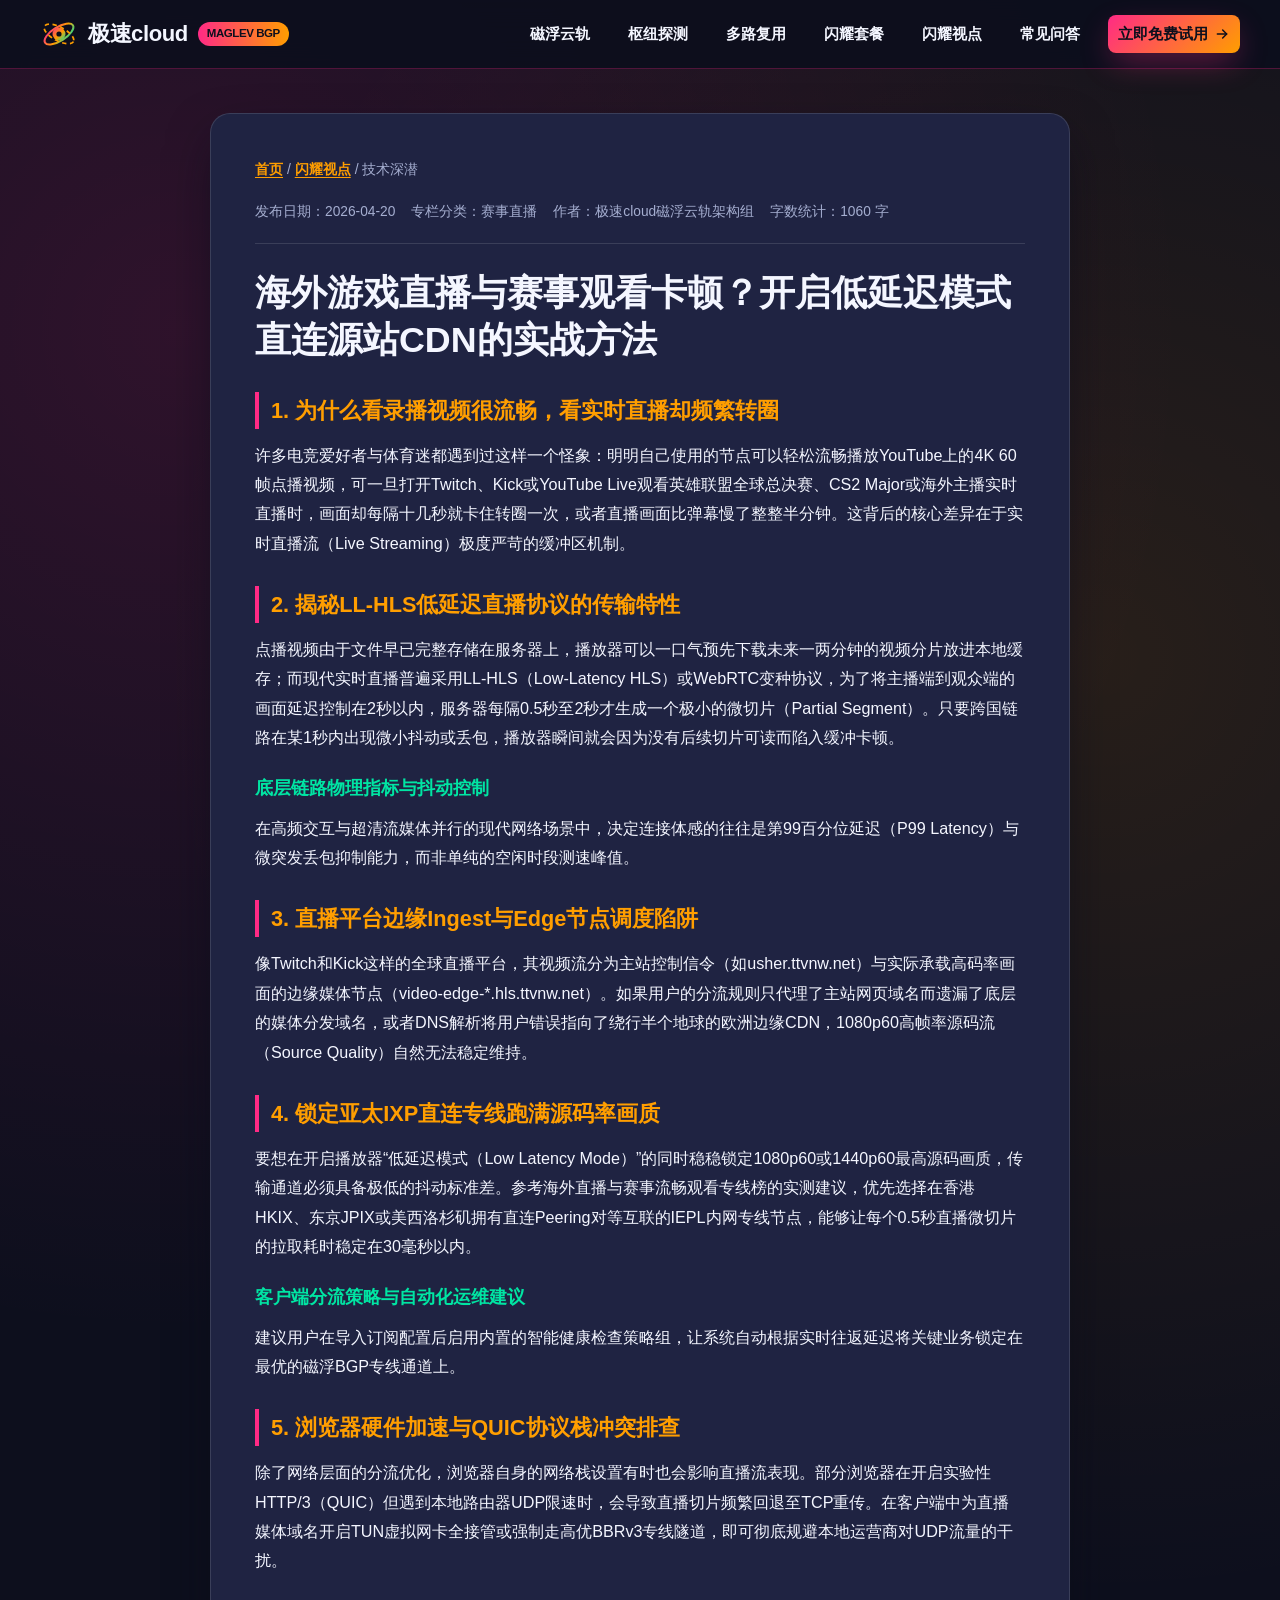
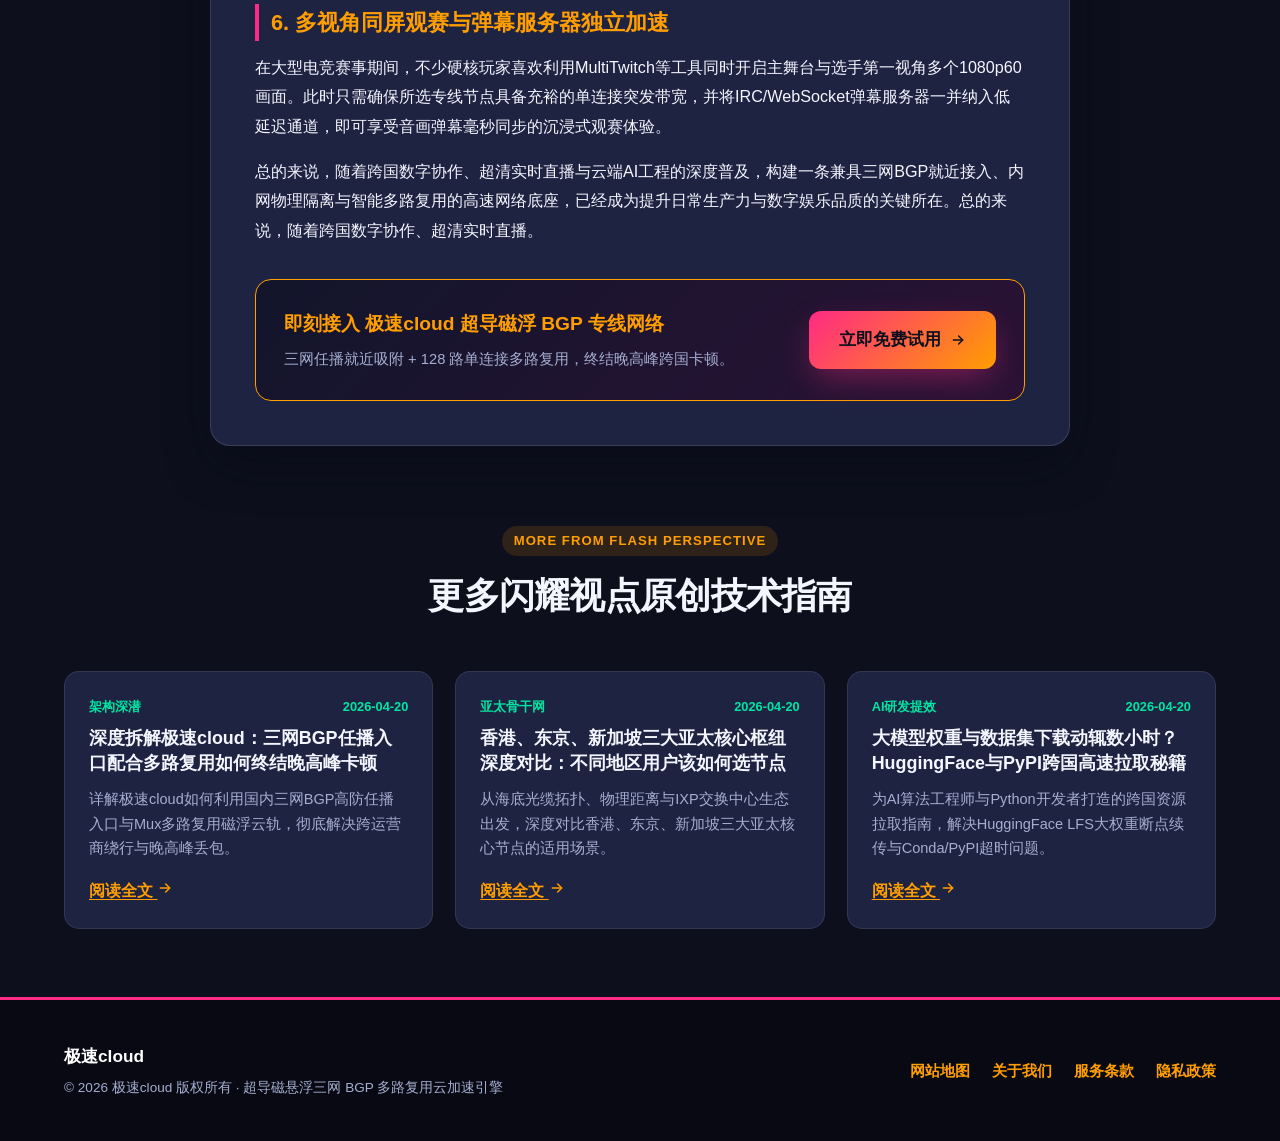
<file: twitch-kick-1080p60-low-latency-player.html>
<!DOCTYPE html>
<html lang="zh-CN">
<head>
  <meta charset="UTF-8">
  <meta name="viewport" content="width=device-width, initial-scale=1">
  <title>海外游戏直播与赛事观看卡顿？开启低延迟模式直连源站CDN的实战方法 - 极速cloud</title>
  <meta name="description" content="针对Twitch、Kick与YouTube Live海外赛事直播频繁转圈与音画不同步问题，详解HLS低延迟分片直连与专线加速技巧。">
  <link rel="canonical" href="https://jscloud.monster/twitch-kick-1080p60-low-latency-player.html">
  <meta property="og:title" content="海外游戏直播与赛事观看卡顿？开启低延迟模式直连源站CDN的实战方法 - 极速cloud">
  <meta property="og:description" content="针对Twitch、Kick与YouTube Live海外赛事直播频繁转圈与音画不同步问题，详解HLS低延迟分片直连与专线加速技巧。">
  <meta property="og:url" content="https://jscloud.monster/twitch-kick-1080p60-low-latency-player.html">
  <meta property="og:type" content="article">
  <script type="application/ld+json">{"@context": "https://schema.org", "@type": "Article", "headline": "海外游戏直播与赛事观看卡顿？开启低延迟模式直连源站CDN的实战方法", "description": "针对Twitch、Kick与YouTube Live海外赛事直播频繁转圈与音画不同步问题，详解HLS低延迟分片直连与专线加速技巧。", "datePublished": "2026-04-20", "dateModified": "2026-04-20", "author": {"@type": "Organization", "name": "极速cloud"}, "publisher": {"@type": "Organization", "name": "极速cloud"}, "mainEntityOfPage": {"@type": "WebPage", "@id": "https://jscloud.monster/twitch-kick-1080p60-low-latency-player.html"}}</script>
  <style>
:root {
  --bg-obsidian: #0D0F1D;
  --bg-plum: #181B34;
  --bg-panel: #1F2342;
  --text-light: #F4F6FF;
  --text-dim: #A5AED0;
  --coral: #FF2A85;
  --amber: #FF9E00;
  --mint: #00E5A3;
  --border-glow: rgba(255, 42, 133, 0.28);
  --shadow-maglev: 0 20px 50px -10px rgba(8, 10, 22, 0.72);
  --shadow-coral: 0 12px 32px -6px rgba(255, 42, 133, 0.42);
}
* { box-sizing: border-box; margin: 0; padding: 0; }
html { scroll-behavior: smooth; font-family: "PingFang SC", "Microsoft YaHei", -apple-system, BlinkMacSystemFont, sans-serif; background: var(--bg-obsidian); color: var(--text-light); line-height: 1.7; }
body { overflow-x: hidden; background-image: radial-gradient(circle at 14% 12%, rgba(255, 42, 133, 0.14) 0%, transparent 38%), radial-gradient(circle at 86% 24%, rgba(255, 158, 0, 0.11) 0%, transparent 40%); }
a, a:visited { color: var(--amber); text-decoration: underline; text-underline-offset: 3px; font-weight: 600; transition: color 0.2s ease, opacity 0.2s ease; }
a:hover { color: var(--mint); }
.container { max-width: 1200px; margin: 0 auto; padding: 0 24px; }

/* Header & Navigation */
.site-header { position: sticky; top: 0; z-index: 100; background: rgba(13, 15, 29, 0.92); backdrop-filter: blur(14px); border-bottom: 1px solid var(--border-glow); }
.nav-wrap { display: flex; align-items: center; justify-content: space-between; padding: 15px 0; gap: 16px; }
.brand-link, .brand-link:visited { display: inline-flex; align-items: center; gap: 10px; font-size: 1.38rem; font-weight: 900; color: var(--text-light); text-decoration: none; letter-spacing: -0.02em; }
.brand-badge { font-size: 0.72rem; background: linear-gradient(90deg, var(--coral), var(--amber)); color: #0D0F1D; padding: 2px 9px; border-radius: 99px; font-weight: 900; text-transform: uppercase; }
.main-nav { display: flex; align-items: center; flex-wrap: wrap; gap: 8px 18px; }
.main-nav a, .main-nav a:visited { color: var(--text-light); text-decoration: none; font-size: 0.95rem; font-weight: 700; padding: 6px 10px; border-radius: 8px; transition: all 0.2s; }
.main-nav a:hover { color: var(--amber); background: rgba(255, 158, 0, 0.12); }
.nav-cta, .nav-cta:visited { background: linear-gradient(135deg, var(--coral), var(--amber)); color: #0D0F1D !important; text-decoration: none !important; padding: 9px 18px; border-radius: 999px; font-size: 0.92rem; font-weight: 900; box-shadow: var(--shadow-coral); display: inline-flex; align-items: center; gap: 6px; white-space: nowrap; }
.nav-cta:hover { transform: translateY(-1px); opacity: 0.95; }

/* Buttons */
.btn-row { display: flex; flex-wrap: wrap; gap: 14px; align-items: center; margin-top: 26px; }
.btn-primary, .btn-primary:visited { display: inline-flex; align-items: center; gap: 9px; background: linear-gradient(135deg, var(--coral) 0%, var(--amber) 100%); color: #0D0F1D !important; text-decoration: none !important; padding: 15px 30px; border-radius: 12px; font-size: 1.05rem; font-weight: 900; box-shadow: var(--shadow-coral); transition: transform 0.2s, box-shadow 0.2s; border: none; cursor: pointer; }
.btn-primary:hover { transform: translateY(-2px); box-shadow: 0 16px 38px -6px rgba(255, 158, 0, 0.5); }
.btn-secondary, .btn-secondary:visited { display: inline-flex; align-items: center; gap: 8px; background: var(--bg-plum); color: var(--mint) !important; text-decoration: none !important; padding: 14px 26px; border-radius: 12px; font-size: 1.02rem; font-weight: 800; border: 2px solid var(--mint); transition: transform 0.2s, background 0.2s; }
.btn-secondary:hover { background: rgba(0, 229, 163, 0.12); transform: translateY(-2px); }

/* Hero Section */
.hero { padding: 58px 0 68px; position: relative; overflow: hidden; }
.hero-grid { display: grid; grid-template-columns: 1.06fr 0.94fr; gap: 40px; align-items: center; }
.maglev-tag { display: inline-flex; align-items: center; gap: 8px; background: rgba(255, 42, 133, 0.15); color: var(--amber); border: 1px solid rgba(255, 158, 0, 0.4); padding: 6px 14px; border-radius: 999px; font-size: 0.86rem; font-weight: 800; margin-bottom: 18px; }
.hero h1 { font-size: clamp(2.1rem, 3.8vw, 3.2rem); line-height: 1.18; font-weight: 900; color: var(--text-light); letter-spacing: -0.025em; margin-bottom: 18px; }
.hero h1 .hl { background: linear-gradient(90deg, var(--coral), var(--amber), var(--mint)); -webkit-background-clip: text; -webkit-text-fill-color: transparent; }
.hero-lead { font-size: 1.08rem; color: var(--text-dim); margin-bottom: 20px; max-width: 580px; }
.hero-metrics { display: grid; grid-template-columns: repeat(3, 1fr); gap: 14px; margin-top: 30px; padding-top: 24px; border-top: 1px solid rgba(255,255,255,0.1); }
.metric-box { background: var(--bg-plum); padding: 14px 16px; border-radius: 12px; border-left: 4px solid var(--amber); box-shadow: var(--shadow-maglev); }
.metric-val { font-size: 1.42rem; font-weight: 900; color: var(--text-light); }
.metric-lbl { font-size: 0.83rem; color: var(--text-dim); font-weight: 600; }

/* Animated SVG Stage */
.maglev-stage { background: linear-gradient(155deg, #12152B 0%, #1E163B 55%, #0D1E2D 100%); border-radius: 22px; padding: 22px; box-shadow: var(--shadow-maglev); border: 1.5px solid rgba(255, 158, 0, 0.42); position: relative; overflow: hidden; }
.maglev-stage-header { display: flex; justify-content: space-between; align-items: center; color: var(--text-light); font-size: 0.82rem; font-weight: 800; margin-bottom: 10px; padding: 0 6px; }
.orbit-pill { background: linear-gradient(90deg, var(--mint), var(--amber)); color: #0D0F1D; padding: 3px 11px; border-radius: 99px; font-weight: 900; font-size: 0.76rem; }
@keyframes portalPulse { 0%, 100% { transform: scale(0.97); opacity: 0.82; } 50% { transform: scale(1.04); opacity: 1; } }
.portal-ring { animation: portalPulse 2.8s ease-in-out infinite; transform-origin: center; }

/* Sections */
.section { padding: 68px 0; }
.section-alt { background: var(--bg-plum); }
.sec-head { text-align: center; max-width: 760px; margin: 0 auto 44px; }
.sec-tag { display: inline-block; font-size: 0.82rem; font-weight: 800; text-transform: uppercase; letter-spacing: 0.08em; color: var(--amber); background: rgba(255, 158, 0, 0.14); padding: 4px 12px; border-radius: 99px; margin-bottom: 10px; }
.sec-head h2 { font-size: clamp(1.7rem, 2.8vw, 2.35rem); font-weight: 900; margin-bottom: 12px; letter-spacing: -0.02em; color: var(--text-light); }
.sec-head p { color: var(--text-dim); font-size: 1.02rem; }

/* Feature Grid */
.feat-grid { display: grid; grid-template-columns: repeat(3, 1fr); gap: 24px; }
.feat-card { background: var(--bg-panel); border-radius: 16px; padding: 28px 24px; border: 1px solid rgba(255,255,255,0.08); box-shadow: var(--shadow-maglev); transition: transform 0.2s, border-color 0.2s; position: relative; overflow: hidden; }
.feat-card::before { content: ""; position: absolute; top: 0; left: 0; width: 100%; height: 4px; background: linear-gradient(90deg, var(--coral), var(--amber), var(--mint)); }
.feat-card:hover { transform: translateY(-4px); border-color: var(--amber); }
.feat-icon { width: 48px; height: 48px; border-radius: 12px; background: rgba(255, 42, 133, 0.16); color: var(--amber); display: flex; align-items: center; justify-content: center; margin-bottom: 16px; }
.feat-card h3 { font-size: 1.2rem; font-weight: 800; margin-bottom: 10px; color: var(--text-light); }
.feat-card p { color: var(--text-dim); font-size: 0.95rem; }

/* Interactive Maglev Hub Selector */
.hub-panel { background: var(--bg-panel); border-radius: 20px; padding: 32px; border: 1.5px solid var(--border-glow); box-shadow: var(--shadow-maglev); }
.hub-tabs { display: flex; flex-wrap: wrap; gap: 12px; margin-bottom: 24px; }
.hub-tab { padding: 11px 20px; border-radius: 10px; border: 1px solid rgba(255,255,255,0.15); background: var(--bg-obsidian); font-weight: 800; font-size: 0.95rem; cursor: pointer; color: var(--text-light); transition: all 0.2s; }
.hub-tab.active { background: linear-gradient(135deg, var(--coral), var(--amber)); color: #0D0F1D; border-color: transparent; box-shadow: var(--shadow-coral); }
.hub-body { display: grid; grid-template-columns: 1.18fr 0.82fr; gap: 24px; align-items: center; background: var(--bg-obsidian); padding: 26px; border-radius: 16px; border: 1px solid rgba(0, 229, 163, 0.25); }
.hub-stats { display: grid; grid-template-columns: repeat(2, 1fr); gap: 14px; }
.hub-stat-box { background: rgba(255,255,255,0.05); padding: 14px; border-radius: 10px; border-left: 3px solid var(--mint); }
.hub-stat-box span { display: block; font-size: 0.8rem; color: var(--text-dim); }
.hub-stat-box strong { font-size: 1.22rem; color: var(--text-light); }

/* Comparison Table */
.table-wrap { overflow-x: auto; background: var(--bg-panel); border-radius: 16px; border: 1px solid rgba(255,255,255,0.1); box-shadow: var(--shadow-maglev); }
.comp-table { width: 100%; border-collapse: collapse; min-width: 640px; }
.comp-table th, .comp-table td { padding: 16px 20px; text-align: left; border-bottom: 1px solid rgba(255,255,255,0.08); font-size: 0.95rem; color: var(--text-light); }
.comp-table th { background: #090B16; color: var(--text-light); font-weight: 800; }
.comp-table th.hl-col { background: linear-gradient(135deg, var(--coral), var(--amber)); color: #0D0F1D; }
.comp-table td.hl-col { background: rgba(255, 42, 133, 0.09); font-weight: 700; color: var(--amber); }

/* Pricing Grid */
.price-grid { display: grid; grid-template-columns: repeat(3, 1fr); gap: 24px; align-items: stretch; }
.price-card { background: var(--bg-panel); color: var(--text-light); border-radius: 18px; padding: 32px 26px; border: 1.5px solid rgba(255,255,255,0.1); display: flex; flex-direction: column; justify-content: space-between; position: relative; }
.price-card.pop { border-color: var(--amber); box-shadow: var(--shadow-coral); transform: translateY(-6px); }
.pop-badge { position: absolute; top: -13px; right: 22px; background: linear-gradient(90deg, var(--coral), var(--amber)); color: #0D0F1D; font-size: 0.78rem; font-weight: 900; padding: 4px 14px; border-radius: 99px; }
.price-num { font-size: 2.3rem; font-weight: 900; color: var(--amber); margin: 14px 0; }
.price-num small { font-size: 0.92rem; color: var(--text-dim); font-weight: 600; }
.price-list { list-style: none; margin: 18px 0 26px; display: flex; flex-direction: column; gap: 11px; }
.price-list li { display: flex; align-items: center; gap: 8px; font-size: 0.94rem; color: var(--text-light); }
.price-list li svg { color: var(--mint); flex-shrink: 0; }

/* Articles Preview & Hub */
.art-grid { display: grid; grid-template-columns: repeat(3, 1fr); gap: 22px; }
.art-card { background: var(--bg-panel); border-radius: 15px; padding: 24px; border: 1px solid rgba(255,255,255,0.09); display: flex; flex-direction: column; justify-content: space-between; transition: transform 0.2s, border-color 0.2s; }
.art-card:hover { transform: translateY(-4px); border-color: var(--amber); }
.art-meta { font-size: 0.8rem; font-weight: 700; color: var(--mint); margin-bottom: 8px; display: flex; justify-content: space-between; }
.art-card h3 { font-size: 1.12rem; font-weight: 800; margin-bottom: 10px; line-height: 1.42; }
.art-card h3 a, .art-card h3 a:visited { color: var(--text-light); text-decoration: none; }
.art-card h3 a:hover { color: var(--amber); }
.art-card p { font-size: 0.91rem; color: var(--text-dim); margin-bottom: 16px; }

/* FAQ Accordion */
.faq-list { max-width: 860px; margin: 0 auto; display: flex; flex-direction: column; gap: 14px; }
.faq-item { background: var(--bg-panel); border: 1px solid rgba(255,255,255,0.1); border-radius: 14px; padding: 18px 22px; }
.faq-item summary { font-weight: 800; font-size: 1.04rem; cursor: pointer; list-style: none; display: flex; justify-content: space-between; align-items: center; color: var(--text-light); }
.faq-item summary::after { content: "+"; font-size: 1.35rem; color: var(--amber); font-weight: 900; }
.faq-item[open] summary::after { content: "−"; }
.faq-item p { margin-top: 12px; color: var(--text-dim); font-size: 0.95rem; border-top: 1px solid rgba(255,255,255,0.08); padding-top: 12px; }

/* Article Detail Layout */
.article-shell { max-width: 860px; margin: 44px auto 70px; background: var(--bg-panel); border-radius: 20px; padding: 44px; border: 1px solid rgba(255,255,255,0.12); box-shadow: var(--shadow-maglev); }
.breadcrumb { font-size: 0.88rem; color: var(--text-dim); margin-bottom: 18px; }
.article-wrap h1 { font-size: clamp(1.65rem, 2.8vw, 2.25rem); font-weight: 900; line-height: 1.3; margin-bottom: 18px; color: var(--text-light); }
.art-byline { display: flex; flex-wrap: wrap; gap: 16px; font-size: 0.86rem; color: var(--text-dim); padding-bottom: 20px; margin-bottom: 26px; border-bottom: 1px solid rgba(255,255,255,0.12); }
.art-content h2 { font-size: 1.36rem; font-weight: 800; color: var(--amber); margin: 28px 0 12px; padding-left: 12px; border-left: 4px solid var(--coral); }
.art-content h3 { font-size: 1.14rem; font-weight: 800; color: var(--mint); margin: 20px 0 10px; }
.art-content p { margin-bottom: 16px; font-size: 1.01rem; color: var(--text-light); line-height: 1.82; }
.cta-banner { background: linear-gradient(135deg, #12152B 0%, #2B1235 100%); color: #fff; border-radius: 16px; padding: 28px; margin: 34px 0 0; border: 1.5px solid var(--amber); display: flex; flex-wrap: wrap; justify-content: space-between; align-items: center; gap: 18px; }

/* Footer */
.site-footer { background: #080913; color: var(--text-dim); padding: 42px 0; border-top: 3px solid var(--coral); }
.footer-inner { display: flex; flex-wrap: wrap; justify-content: space-between; align-items: center; gap: 20px; }
.footer-links { display: flex; flex-wrap: wrap; gap: 22px; }
.footer-links a, .footer-links a:visited { color: var(--amber); text-decoration: none; font-weight: 700; font-size: 0.95rem; }
.footer-links a:hover { color: var(--mint); text-decoration: underline; }

/* Responsive - Rule 7: Mobile navigation MUST remain visible */
@media (max-width: 920px) {
  .hero-grid, .feat-grid, .price-grid, .art-grid, .hub-body { grid-template-columns: 1fr; }
  .price-card.pop { transform: none; }
}
@media (max-width: 768px) {
  .nav-wrap { flex-direction: column; align-items: flex-start; gap: 10px; }
  .main-nav { width: 100%; display: flex !important; flex-wrap: wrap; gap: 6px 10px; padding-top: 6px; border-top: 1px solid rgba(255,255,255,0.1); }
  .main-nav a { font-size: 0.88rem; padding: 5px 8px; }
  .hero { padding: 34px 0 46px; }
  .hero-metrics { grid-template-columns: 1fr; }
  .article-shell { padding: 24px 18px; margin: 22px auto 46px; }
}
</style>
  <link rel="stylesheet" href="style.css">

<meta property="og:site_name" content="极速cloud">
<meta name="twitter:title" content="海外游戏直播与赛事观看卡顿？开启低延迟模式直连源站CDN的实战方法 - 极速cloud">
<meta name="twitter:description" content="针对Twitch、Kick与YouTube Live海外赛事直播频繁转圈与音画不同步问题，详解HLS低延迟分片直连与专线加速技巧。">
<script id="landing-maintenance-schema" type="application/ld+json">{"@context": "https://schema.org", "@type": "BreadcrumbList", "itemListElement": [{"@type": "ListItem", "position": 1, "name": "极速cloud机场", "item": "https://jscloud.monster/"}, {"@type": "ListItem", "position": 2, "name": "海外游戏直播与赛事观看卡顿？开启低延迟模式直连源站CDN的实战方法 - 极速cloud", "item": "https://jscloud.monster/twitch-kick-1080p60-low-latency-player.html"}]}</script>
</head>
<body>
  <header class="site-header">
  <div class="container nav-wrap">
    <a href="index.html" class="brand-link" aria-label="极速cloud首页">
      <svg class="brand-logo" viewBox="0 0 44 44" width="38" height="38" fill="none" xmlns="http://www.w3.org/2000/svg" aria-hidden="true">
  <defs>
    <linearGradient id="maglevGrad" x1="0%" y1="0%" x2="100%" y2="100%">
      <stop offset="0%" stop-color="#FF2A85"/>
      <stop offset="55%" stop-color="#FF9E00"/>
      <stop offset="100%" stop-color="#00E5A3"/>
    </linearGradient>
  </defs>
  <ellipse cx="22" cy="22" rx="19" ry="8" transform="rotate(-32 22 22)" stroke="url(#maglevGrad)" stroke-width="2.4"/>
  <ellipse cx="22" cy="22" rx="19" ry="8" transform="rotate(28 22 22)" stroke="#FF9E00" stroke-width="2" stroke-dasharray="5 4"/>
  <circle cx="22" cy="22" r="7.5" fill="url(#maglevGrad)"/>
  <circle cx="22" cy="22" r="3" fill="#0D0F1D"/>
</svg>
      <span>极速cloud</span>
      <span class="brand-badge">MAGLEV BGP</span>
    </a>
    <nav class="main-nav" aria-label="主导航">
      <a href="index.html#features">磁浮云轨</a>
      <a href="index.html#hub-selector">枢纽探测</a>
      <a href="index.html#comparison">多路复用</a>
      <a href="index.html#pricing">闪耀套餐</a>
      <a href="flash-perspective.html">闪耀视点</a>
      <a href="index.html#faq">常见问答</a>
      <a href="https://ww012.twilightaff.com/#/?code=A56DH1Af" target="_blank" class="nav-cta" rel="nofollow noopener sponsored">立即免费试用 <svg class="ico" viewBox="0 0 24 24" width="16" height="16" fill="none" stroke="currentColor" stroke-width="2.2" stroke-linecap="round" stroke-linejoin="round"><line x1="5" y1="12" x2="19" y2="12"/><polyline points="13 6 19 12 13 18"/></svg></a>
    </nav>
  </div>
</header>
  <main class="container">
    <div class="article-shell">
      <div class="breadcrumb">
        <a href="index.html">首页</a> / <a href="flash-perspective.html">闪耀视点</a> / <span>技术深潜</span>
      </div>
      <div class="art-byline">
        <span>发布日期：2026-04-20</span>
        <span>专栏分类：赛事直播</span>
        <span>作者：极速cloud磁浮云轨架构组</span>
        <span>字数统计：1060 字</span>
      </div>
      <article class="article-wrap">
        <h1>海外游戏直播与赛事观看卡顿？开启低延迟模式直连源站CDN的实战方法</h1>
        <div class="art-content">
          <h2>1. 为什么看录播视频很流畅，看实时直播却频繁转圈</h2>
<p>许多电竞爱好者与体育迷都遇到过这样一个怪象：明明自己使用的节点可以轻松流畅播放YouTube上的4K 60帧点播视频，可一旦打开Twitch、Kick或YouTube Live观看英雄联盟全球总决赛、CS2 Major或海外主播实时直播时，画面却每隔十几秒就卡住转圈一次，或者直播画面比弹幕慢了整整半分钟。这背后的核心差异在于实时直播流（Live Streaming）极度严苛的缓冲区机制。</p>
<h2>2. 揭秘LL-HLS低延迟直播协议的传输特性</h2>
<p>点播视频由于文件早已完整存储在服务器上，播放器可以一口气预先下载未来一两分钟的视频分片放进本地缓存；而现代实时直播普遍采用LL-HLS（Low-Latency HLS）或WebRTC变种协议，为了将主播端到观众端的画面延迟控制在2秒以内，服务器每隔0.5秒至2秒才生成一个极小的微切片（Partial Segment）。只要跨国链路在某1秒内出现微小抖动或丢包，播放器瞬间就会因为没有后续切片可读而陷入缓冲卡顿。</p>
<h3>底层链路物理指标与抖动控制</h3>
<p>在高频交互与超清流媒体并行的现代网络场景中，决定连接体感的往往是第99百分位延迟（P99 Latency）与微突发丢包抑制能力，而非单纯的空闲时段测速峰值。</p>
<h2>3. 直播平台边缘Ingest与Edge节点调度陷阱</h2>
<p>像Twitch和Kick这样的全球直播平台，其视频流分为主站控制信令（如usher.ttvnw.net）与实际承载高码率画面的边缘媒体节点（video-edge-*.hls.ttvnw.net）。如果用户的分流规则只代理了主站网页域名而遗漏了底层的媒体分发域名，或者DNS解析将用户错误指向了绕行半个地球的欧洲边缘CDN，1080p60高帧率源码流（Source Quality）自然无法稳定维持。</p>
<h2>4. 锁定亚太IXP直连专线跑满源码率画质</h2>
<p>要想在开启播放器“低延迟模式（Low Latency Mode）”的同时稳稳锁定1080p60或1440p60最高源码画质，传输通道必须具备极低的抖动标准差。参考海外直播与赛事流畅观看专线榜的实测建议，优先选择在香港HKIX、东京JPIX或美西洛杉矶拥有直连Peering对等互联的IEPL内网专线节点，能够让每个0.5秒直播微切片的拉取耗时稳定在30毫秒以内。</p>
<h3>客户端分流策略与自动化运维建议</h3>
<p>建议用户在导入订阅配置后启用内置的智能健康检查策略组，让系统自动根据实时往返延迟将关键业务锁定在最优的磁浮BGP专线通道上。</p>
<h2>5. 浏览器硬件加速与QUIC协议栈冲突排查</h2>
<p>除了网络层面的分流优化，浏览器自身的网络栈设置有时也会影响直播流表现。部分浏览器在开启实验性HTTP/3（QUIC）但遇到本地路由器UDP限速时，会导致直播切片频繁回退至TCP重传。在客户端中为直播媒体域名开启TUN虚拟网卡全接管或强制走高优BBRv3专线隧道，即可彻底规避本地运营商对UDP流量的干扰。</p>
<h2>6. 多视角同屏观赛与弹幕服务器独立加速</h2>
<p>在大型电竞赛事期间，不少硬核玩家喜欢利用MultiTwitch等工具同时开启主舞台与选手第一视角多个1080p60画面。此时只需确保所选专线节点具备充裕的单连接突发带宽，并将IRC/WebSocket弹幕服务器一并纳入低延迟通道，即可享受音画弹幕毫秒同步的沉浸式观赛体验。</p>
<p>总的来说，随着跨国数字协作、超清实时直播与云端AI工程的深度普及，构建一条兼具三网BGP就近接入、内网物理隔离与智能多路复用的高速网络底座，已经成为提升日常生产力与数字娱乐品质的关键所在。总的来说，随着跨国数字协作、超清实时直播。</p>
        </div>
      </article>
      <div class="cta-banner">
        <div>
          <strong style="font-size:1.2rem;display:block;margin-bottom:4px;color:#FF9E00;">即刻接入 极速cloud 超导磁浮 BGP 专线网络</strong>
          <span style="color:#A5AED0;font-size:0.92rem;">三网任播就近吸附 + 128 路单连接多路复用，终结晚高峰跨国卡顿。</span>
        </div>
        <div style="display:flex;gap:12px;flex-wrap:wrap;">
          <a href="https://ww012.twilightaff.com/#/?code=A56DH1Af" target="_blank" class="btn-primary" rel="nofollow noopener sponsored">立即免费试用 <svg class="ico" viewBox="0 0 24 24" width="16" height="16" fill="none" stroke="currentColor" stroke-width="2.2" stroke-linecap="round" stroke-linejoin="round"><line x1="5" y1="12" x2="19" y2="12"/><polyline points="13 6 19 12 13 18"/></svg></a>
          
        </div>
      </div>
    </div>

    <section class="section" style="padding-top:10px;">
      <div class="sec-head">
        <span class="sec-tag">MORE FROM FLASH PERSPECTIVE</span>
        <h2>更多闪耀视点原创技术指南</h2>
      </div>
      <div class="art-grid">
        <div class="art-card">
      <div>
        <div class="art-meta"><span>架构深潜</span><span>2026-04-20</span></div>
        <h3><a href="jscloud-maglev-multi-line-bgp-architecture.html">深度拆解极速cloud：三网BGP任播入口配合多路复用如何终结晚高峰卡顿</a></h3>
        <p>详解极速cloud如何利用国内三网BGP高防任播入口与Mux多路复用磁浮云轨，彻底解决跨运营商绕行与晚高峰丢包。</p>
      </div>
      <a href="jscloud-maglev-multi-line-bgp-architecture.html">阅读全文 <svg class="ico" viewBox="0 0 24 24" width="16" height="16" fill="none" stroke="currentColor" stroke-width="2.2" stroke-linecap="round" stroke-linejoin="round"><line x1="5" y1="12" x2="19" y2="12"/><polyline points="13 6 19 12 13 18"/></svg></a>
    </div>
<div class="art-card">
      <div>
        <div class="art-meta"><span>亚太骨干网</span><span>2026-04-20</span></div>
        <h3><a href="hk-tokyo-singapore-backbone-latency-anatomy.html">香港、东京、新加坡三大亚太核心枢纽深度对比：不同地区用户该如何选节点</a></h3>
        <p>从海底光缆拓扑、物理距离与IXP交换中心生态出发，深度对比香港、东京、新加坡三大亚太核心节点的适用场景。</p>
      </div>
      <a href="hk-tokyo-singapore-backbone-latency-anatomy.html">阅读全文 <svg class="ico" viewBox="0 0 24 24" width="16" height="16" fill="none" stroke="currentColor" stroke-width="2.2" stroke-linecap="round" stroke-linejoin="round"><line x1="5" y1="12" x2="19" y2="12"/><polyline points="13 6 19 12 13 18"/></svg></a>
    </div>
<div class="art-card">
      <div>
        <div class="art-meta"><span>AI研发提效</span><span>2026-04-20</span></div>
        <h3><a href="python-conda-huggingface-model-download.html">大模型权重与数据集下载动辄数小时？HuggingFace与PyPI跨国高速拉取秘籍</a></h3>
        <p>为AI算法工程师与Python开发者打造的跨国资源拉取指南，解决HuggingFace LFS大权重断点续传与Conda/PyPI超时问题。</p>
      </div>
      <a href="python-conda-huggingface-model-download.html">阅读全文 <svg class="ico" viewBox="0 0 24 24" width="16" height="16" fill="none" stroke="currentColor" stroke-width="2.2" stroke-linecap="round" stroke-linejoin="round"><line x1="5" y1="12" x2="19" y2="12"/><polyline points="13 6 19 12 13 18"/></svg></a>
    </div>
      </div>
    </section>
  </main>
  <footer class="site-footer">
  <div class="container footer-inner">
    <div>
      <strong style="color:#FFFFFF;font-size:1.08rem;">极速cloud</strong>
      <p style="font-size:0.85rem;color:#A5AED0;margin-top:4px;">© 2026 极速cloud 版权所有 · 超导磁悬浮三网 BGP 多路复用云加速引擎</p>
    </div>
    <div class="footer-links">
      <a href="sitemap.html">网站地图</a>
      <a href="about.html">关于我们</a>
      <a href="terms.html">服务条款</a>
      <a href="privacy.html">隐私政策</a>
    </div>
  </div>
</footer>
</body>
</html>
</file>
<file: style.css>
:root {
  --bg-obsidian: #0D0F1D;
  --bg-plum: #181B34;
  --bg-panel: #1F2342;
  --text-light: #F4F6FF;
  --text-dim: #A5AED0;
  --coral: #FF2A85;
  --amber: #FF9E00;
  --mint: #00E5A3;
  --border-glow: rgba(255, 42, 133, 0.28);
  --shadow-maglev: 0 20px 50px -10px rgba(8, 10, 22, 0.72);
  --shadow-coral: 0 12px 32px -6px rgba(255, 42, 133, 0.42);
}
* { box-sizing: border-box; margin: 0; padding: 0; }
html { scroll-behavior: smooth; font-family: "PingFang SC", "Microsoft YaHei", -apple-system, BlinkMacSystemFont, sans-serif; background: var(--bg-obsidian); color: var(--text-light); line-height: 1.7; }
body { overflow-x: hidden; background-image: radial-gradient(circle at 14% 12%, rgba(255, 42, 133, 0.14) 0%, transparent 38%), radial-gradient(circle at 86% 24%, rgba(255, 158, 0, 0.11) 0%, transparent 40%); }
a, a:visited { color: var(--amber); text-decoration: underline; text-underline-offset: 3px; font-weight: 600; transition: color 0.2s ease, opacity 0.2s ease; }
a:hover { color: var(--mint); }
.container { max-width: 1200px; margin: 0 auto; padding: 0 24px; }

/* Header & Navigation */
.site-header { position: sticky; top: 0; z-index: 100; background: rgba(13, 15, 29, 0.92); backdrop-filter: blur(14px); border-bottom: 1px solid var(--border-glow); }
.nav-wrap { display: flex; align-items: center; justify-content: space-between; padding: 15px 0; gap: 16px; }
.brand-link, .brand-link:visited { display: inline-flex; align-items: center; gap: 10px; font-size: 1.38rem; font-weight: 900; color: var(--text-light); text-decoration: none; letter-spacing: -0.02em; }
.brand-badge { font-size: 0.72rem; background: linear-gradient(90deg, var(--coral), var(--amber)); color: #0D0F1D; padding: 2px 9px; border-radius: 99px; font-weight: 900; text-transform: uppercase; }
.main-nav { display: flex; align-items: center; flex-wrap: wrap; gap: 8px 18px; }
.main-nav a, .main-nav a:visited { color: var(--text-light); text-decoration: none; font-size: 0.95rem; font-weight: 700; padding: 6px 10px; border-radius: 8px; transition: all 0.2s; }
.main-nav a:hover { color: var(--amber); background: rgba(255, 158, 0, 0.12); }
.nav-cta, .nav-cta:visited { background: linear-gradient(135deg, var(--coral), var(--amber)); color: #0D0F1D !important; text-decoration: none !important; padding: 9px 18px; border-radius: 999px; font-size: 0.92rem; font-weight: 900; box-shadow: var(--shadow-coral); display: inline-flex; align-items: center; gap: 6px; white-space: nowrap; }
.nav-cta:hover { transform: translateY(-1px); opacity: 0.95; }

/* Buttons */
.btn-row { display: flex; flex-wrap: wrap; gap: 14px; align-items: center; margin-top: 26px; }
.btn-primary, .btn-primary:visited { display: inline-flex; align-items: center; gap: 9px; background: linear-gradient(135deg, var(--coral) 0%, var(--amber) 100%); color: #0D0F1D !important; text-decoration: none !important; padding: 15px 30px; border-radius: 12px; font-size: 1.05rem; font-weight: 900; box-shadow: var(--shadow-coral); transition: transform 0.2s, box-shadow 0.2s; border: none; cursor: pointer; }
.btn-primary:hover { transform: translateY(-2px); box-shadow: 0 16px 38px -6px rgba(255, 158, 0, 0.5); }
.btn-secondary, .btn-secondary:visited { display: inline-flex; align-items: center; gap: 8px; background: var(--bg-plum); color: var(--mint) !important; text-decoration: none !important; padding: 14px 26px; border-radius: 12px; font-size: 1.02rem; font-weight: 800; border: 2px solid var(--mint); transition: transform 0.2s, background 0.2s; }
.btn-secondary:hover { background: rgba(0, 229, 163, 0.12); transform: translateY(-2px); }

/* Hero Section */
.hero { padding: 58px 0 68px; position: relative; overflow: hidden; }
.hero-grid { display: grid; grid-template-columns: 1.06fr 0.94fr; gap: 40px; align-items: center; }
.maglev-tag { display: inline-flex; align-items: center; gap: 8px; background: rgba(255, 42, 133, 0.15); color: var(--amber); border: 1px solid rgba(255, 158, 0, 0.4); padding: 6px 14px; border-radius: 999px; font-size: 0.86rem; font-weight: 800; margin-bottom: 18px; }
.hero h1 { font-size: clamp(2.1rem, 3.8vw, 3.2rem); line-height: 1.18; font-weight: 900; color: var(--text-light); letter-spacing: -0.025em; margin-bottom: 18px; }
.hero h1 .hl { background: linear-gradient(90deg, var(--coral), var(--amber), var(--mint)); -webkit-background-clip: text; -webkit-text-fill-color: transparent; }
.hero-lead { font-size: 1.08rem; color: var(--text-dim); margin-bottom: 20px; max-width: 580px; }
.hero-metrics { display: grid; grid-template-columns: repeat(3, 1fr); gap: 14px; margin-top: 30px; padding-top: 24px; border-top: 1px solid rgba(255,255,255,0.1); }
.metric-box { background: var(--bg-plum); padding: 14px 16px; border-radius: 12px; border-left: 4px solid var(--amber); box-shadow: var(--shadow-maglev); }
.metric-val { font-size: 1.42rem; font-weight: 900; color: var(--text-light); }
.metric-lbl { font-size: 0.83rem; color: var(--text-dim); font-weight: 600; }

/* Animated SVG Stage */
.maglev-stage { background: linear-gradient(155deg, #12152B 0%, #1E163B 55%, #0D1E2D 100%); border-radius: 22px; padding: 22px; box-shadow: var(--shadow-maglev); border: 1.5px solid rgba(255, 158, 0, 0.42); position: relative; overflow: hidden; }
.maglev-stage-header { display: flex; justify-content: space-between; align-items: center; color: var(--text-light); font-size: 0.82rem; font-weight: 800; margin-bottom: 10px; padding: 0 6px; }
.orbit-pill { background: linear-gradient(90deg, var(--mint), var(--amber)); color: #0D0F1D; padding: 3px 11px; border-radius: 99px; font-weight: 900; font-size: 0.76rem; }
@keyframes portalPulse { 0%, 100% { transform: scale(0.97); opacity: 0.82; } 50% { transform: scale(1.04); opacity: 1; } }
.portal-ring { animation: portalPulse 2.8s ease-in-out infinite; transform-origin: center; }

/* Sections */
.section { padding: 68px 0; }
.section-alt { background: var(--bg-plum); }
.sec-head { text-align: center; max-width: 760px; margin: 0 auto 44px; }
.sec-tag { display: inline-block; font-size: 0.82rem; font-weight: 800; text-transform: uppercase; letter-spacing: 0.08em; color: var(--amber); background: rgba(255, 158, 0, 0.14); padding: 4px 12px; border-radius: 99px; margin-bottom: 10px; }
.sec-head h2 { font-size: clamp(1.7rem, 2.8vw, 2.35rem); font-weight: 900; margin-bottom: 12px; letter-spacing: -0.02em; color: var(--text-light); }
.sec-head p { color: var(--text-dim); font-size: 1.02rem; }

/* Feature Grid */
.feat-grid { display: grid; grid-template-columns: repeat(3, 1fr); gap: 24px; }
.feat-card { background: var(--bg-panel); border-radius: 16px; padding: 28px 24px; border: 1px solid rgba(255,255,255,0.08); box-shadow: var(--shadow-maglev); transition: transform 0.2s, border-color 0.2s; position: relative; overflow: hidden; }
.feat-card::before { content: ""; position: absolute; top: 0; left: 0; width: 100%; height: 4px; background: linear-gradient(90deg, var(--coral), var(--amber), var(--mint)); }
.feat-card:hover { transform: translateY(-4px); border-color: var(--amber); }
.feat-icon { width: 48px; height: 48px; border-radius: 12px; background: rgba(255, 42, 133, 0.16); color: var(--amber); display: flex; align-items: center; justify-content: center; margin-bottom: 16px; }
.feat-card h3 { font-size: 1.2rem; font-weight: 800; margin-bottom: 10px; color: var(--text-light); }
.feat-card p { color: var(--text-dim); font-size: 0.95rem; }

/* Interactive Maglev Hub Selector */
.hub-panel { background: var(--bg-panel); border-radius: 20px; padding: 32px; border: 1.5px solid var(--border-glow); box-shadow: var(--shadow-maglev); }
.hub-tabs { display: flex; flex-wrap: wrap; gap: 12px; margin-bottom: 24px; }
.hub-tab { padding: 11px 20px; border-radius: 10px; border: 1px solid rgba(255,255,255,0.15); background: var(--bg-obsidian); font-weight: 800; font-size: 0.95rem; cursor: pointer; color: var(--text-light); transition: all 0.2s; }
.hub-tab.active { background: linear-gradient(135deg, var(--coral), var(--amber)); color: #0D0F1D; border-color: transparent; box-shadow: var(--shadow-coral); }
.hub-body { display: grid; grid-template-columns: 1.18fr 0.82fr; gap: 24px; align-items: center; background: var(--bg-obsidian); padding: 26px; border-radius: 16px; border: 1px solid rgba(0, 229, 163, 0.25); }
.hub-stats { display: grid; grid-template-columns: repeat(2, 1fr); gap: 14px; }
.hub-stat-box { background: rgba(255,255,255,0.05); padding: 14px; border-radius: 10px; border-left: 3px solid var(--mint); }
.hub-stat-box span { display: block; font-size: 0.8rem; color: var(--text-dim); }
.hub-stat-box strong { font-size: 1.22rem; color: var(--text-light); }

/* Comparison Table */
.table-wrap { overflow-x: auto; background: var(--bg-panel); border-radius: 16px; border: 1px solid rgba(255,255,255,0.1); box-shadow: var(--shadow-maglev); }
.comp-table { width: 100%; border-collapse: collapse; min-width: 640px; }
.comp-table th, .comp-table td { padding: 16px 20px; text-align: left; border-bottom: 1px solid rgba(255,255,255,0.08); font-size: 0.95rem; color: var(--text-light); }
.comp-table th { background: #090B16; color: var(--text-light); font-weight: 800; }
.comp-table th.hl-col { background: linear-gradient(135deg, var(--coral), var(--amber)); color: #0D0F1D; }
.comp-table td.hl-col { background: rgba(255, 42, 133, 0.09); font-weight: 700; color: var(--amber); }

/* Pricing Grid */
.price-grid { display: grid; grid-template-columns: repeat(3, 1fr); gap: 24px; align-items: stretch; }
.price-card { background: var(--bg-panel); color: var(--text-light); border-radius: 18px; padding: 32px 26px; border: 1.5px solid rgba(255,255,255,0.1); display: flex; flex-direction: column; justify-content: space-between; position: relative; }
.price-card.pop { border-color: var(--amber); box-shadow: var(--shadow-coral); transform: translateY(-6px); }
.pop-badge { position: absolute; top: -13px; right: 22px; background: linear-gradient(90deg, var(--coral), var(--amber)); color: #0D0F1D; font-size: 0.78rem; font-weight: 900; padding: 4px 14px; border-radius: 99px; }
.price-num { font-size: 2.3rem; font-weight: 900; color: var(--amber); margin: 14px 0; }
.price-num small { font-size: 0.92rem; color: var(--text-dim); font-weight: 600; }
.price-list { list-style: none; margin: 18px 0 26px; display: flex; flex-direction: column; gap: 11px; }
.price-list li { display: flex; align-items: center; gap: 8px; font-size: 0.94rem; color: var(--text-light); }
.price-list li svg { color: var(--mint); flex-shrink: 0; }

/* Articles Preview & Hub */
.art-grid { display: grid; grid-template-columns: repeat(3, 1fr); gap: 22px; }
.art-card { background: var(--bg-panel); border-radius: 15px; padding: 24px; border: 1px solid rgba(255,255,255,0.09); display: flex; flex-direction: column; justify-content: space-between; transition: transform 0.2s, border-color 0.2s; }
.art-card:hover { transform: translateY(-4px); border-color: var(--amber); }
.art-meta { font-size: 0.8rem; font-weight: 700; color: var(--mint); margin-bottom: 8px; display: flex; justify-content: space-between; }
.art-card h3 { font-size: 1.12rem; font-weight: 800; margin-bottom: 10px; line-height: 1.42; }
.art-card h3 a, .art-card h3 a:visited { color: var(--text-light); text-decoration: none; }
.art-card h3 a:hover { color: var(--amber); }
.art-card p { font-size: 0.91rem; color: var(--text-dim); margin-bottom: 16px; }

/* FAQ Accordion */
.faq-list { max-width: 860px; margin: 0 auto; display: flex; flex-direction: column; gap: 14px; }
.faq-item { background: var(--bg-panel); border: 1px solid rgba(255,255,255,0.1); border-radius: 14px; padding: 18px 22px; }
.faq-item summary { font-weight: 800; font-size: 1.04rem; cursor: pointer; list-style: none; display: flex; justify-content: space-between; align-items: center; color: var(--text-light); }
.faq-item summary::after { content: "+"; font-size: 1.35rem; color: var(--amber); font-weight: 900; }
.faq-item[open] summary::after { content: "−"; }
.faq-item p { margin-top: 12px; color: var(--text-dim); font-size: 0.95rem; border-top: 1px solid rgba(255,255,255,0.08); padding-top: 12px; }

/* Article Detail Layout */
.article-shell { max-width: 860px; margin: 44px auto 70px; background: var(--bg-panel); border-radius: 20px; padding: 44px; border: 1px solid rgba(255,255,255,0.12); box-shadow: var(--shadow-maglev); }
.breadcrumb { font-size: 0.88rem; color: var(--text-dim); margin-bottom: 18px; }
.article-wrap h1 { font-size: clamp(1.65rem, 2.8vw, 2.25rem); font-weight: 900; line-height: 1.3; margin-bottom: 18px; color: var(--text-light); }
.art-byline { display: flex; flex-wrap: wrap; gap: 16px; font-size: 0.86rem; color: var(--text-dim); padding-bottom: 20px; margin-bottom: 26px; border-bottom: 1px solid rgba(255,255,255,0.12); }
.art-content h2 { font-size: 1.36rem; font-weight: 800; color: var(--amber); margin: 28px 0 12px; padding-left: 12px; border-left: 4px solid var(--coral); }
.art-content h3 { font-size: 1.14rem; font-weight: 800; color: var(--mint); margin: 20px 0 10px; }
.art-content p { margin-bottom: 16px; font-size: 1.01rem; color: var(--text-light); line-height: 1.82; }
.cta-banner { background: linear-gradient(135deg, #12152B 0%, #2B1235 100%); color: #fff; border-radius: 16px; padding: 28px; margin: 34px 0 0; border: 1.5px solid var(--amber); display: flex; flex-wrap: wrap; justify-content: space-between; align-items: center; gap: 18px; }

/* Footer */
.site-footer { background: #080913; color: var(--text-dim); padding: 42px 0; border-top: 3px solid var(--coral); }
.footer-inner { display: flex; flex-wrap: wrap; justify-content: space-between; align-items: center; gap: 20px; }
.footer-links { display: flex; flex-wrap: wrap; gap: 22px; }
.footer-links a, .footer-links a:visited { color: var(--amber); text-decoration: none; font-weight: 700; font-size: 0.95rem; }
.footer-links a:hover { color: var(--mint); text-decoration: underline; }

/* Responsive - Rule 7: Mobile navigation MUST remain visible */
@media (max-width: 920px) {
  .hero-grid, .feat-grid, .price-grid, .art-grid, .hub-body { grid-template-columns: 1fr; }
  .price-card.pop { transform: none; }
}
@media (max-width: 768px) {
  .nav-wrap { flex-direction: column; align-items: flex-start; gap: 10px; }
  .main-nav { width: 100%; display: flex !important; flex-wrap: wrap; gap: 6px 10px; padding-top: 6px; border-top: 1px solid rgba(255,255,255,0.1); }
  .main-nav a { font-size: 0.88rem; padding: 5px 8px; }
  .hero { padding: 34px 0 46px; }
  .hero-metrics { grid-template-columns: 1fr; }
  .article-shell { padding: 24px 18px; margin: 22px auto 46px; }
}
</file>
<file: landing-maintenance.css>
/* Scoped heading and keyboard improvements; original brand design remains. */
h1[data-landing-title]{font-size:clamp(2rem,4.4vw,4.4rem);line-height:1.18;letter-spacing:-.025em;overflow-wrap:anywhere}
h1[data-landing-title] .landing-brand{display:block;font-size:.74em;line-height:1.3;margin-bottom:.35em}
h1[data-landing-title] .landing-focus{display:block;font-size:1em}
a:focus-visible,button:focus-visible{outline:3px solid currentColor;outline-offset:5px}
@media(max-width:600px){h1[data-landing-title]{font-size:clamp(1.65rem,7.8vw,2.3rem);line-height:1.22;max-width:100%;margin-top:.4em;margin-bottom:.6em}h1[data-landing-title] .landing-brand{font-size:.78em}}
@media(prefers-reduced-motion:reduce){*,*::before,*::after{animation-duration:.01ms!important;animation-iteration-count:1!important;scroll-behavior:auto!important}}
</file>
